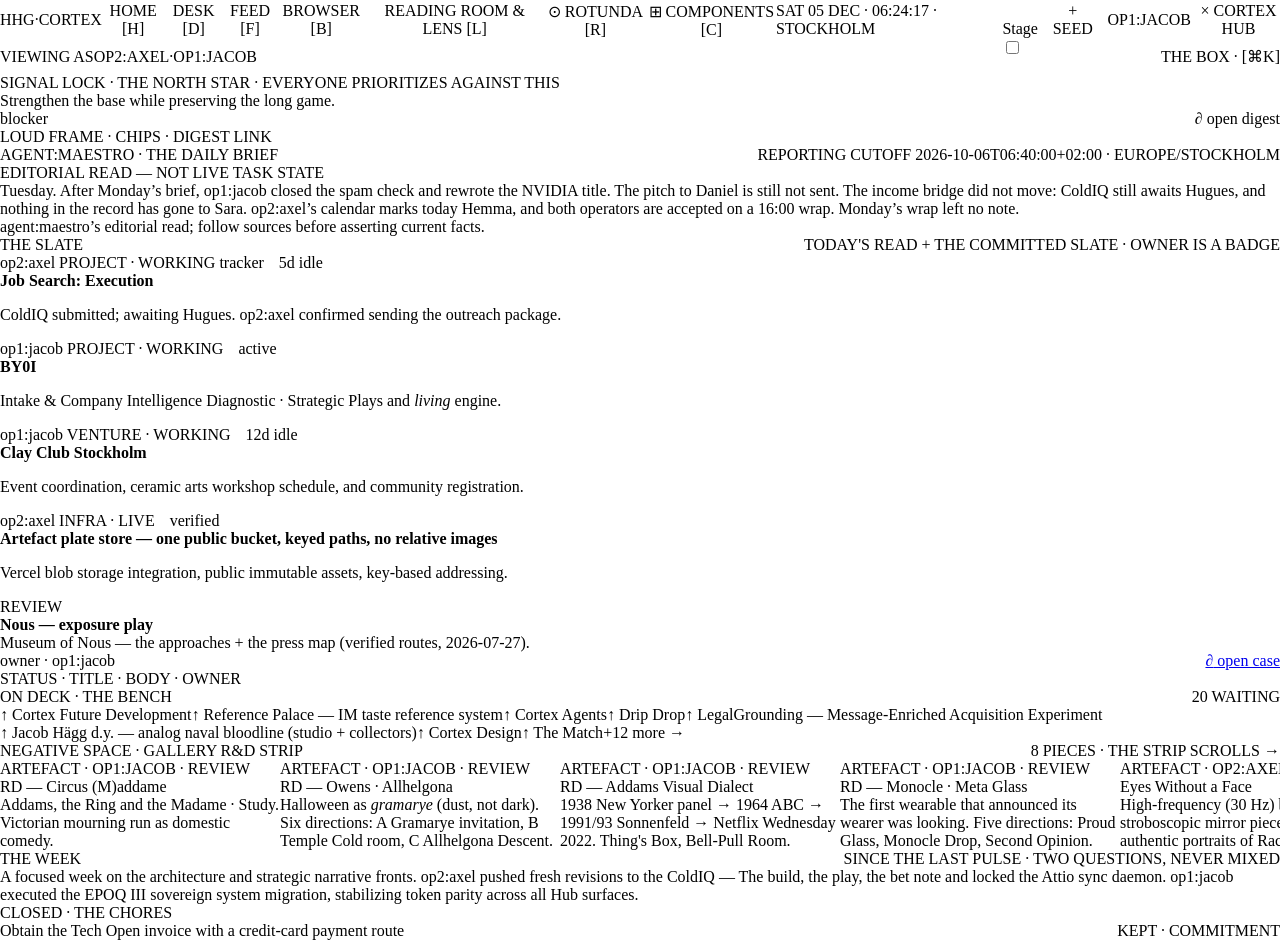
<file: index.html>
<!DOCTYPE html>
<html lang="en">
<head>
<meta charset="utf-8">
<meta name="viewport" content="width=device-width, initial-scale=1">
<title>HHG CORTEX HUB — Sovereign EPOQ III Replicate</title>
<link rel="preconnect" href="https://fonts.googleapis.com">
<link rel="preconnect" href="https://fonts.gstatic.com" crossorigin>
<link href="https://fonts.googleapis.com/css2?family=Red+Hat+Mono:wght@400&family=Scheherazade+New:wght@400&display=swap" rel="stylesheet">
<link rel="stylesheet" href="https://www.intelligencematters.se/epoq/styles.css">
<style>
/* ══════════════════════════════════════════════════════════════════════
   HHG HUB × EPOQ III SOVEREIGN REPLICATE
   Faithful visual replicate of live hub.haegghaegg.se under EPOQ III Canon.
   Consumes ONLY lawful EPOQ III tokens: no arbitrary hex, 400 weight only.
   ══════════════════════════════════════════════════════════════════════ */
body {
  margin: 0;
  padding: 0;
  background: var(--paper);
  color: var(--ink);
  font-family: var(--font-serif);
  font-synthesis: none;
  min-height: 100vh;
  display: flex;
  flex-direction: column;
}

/* ── TOP CHROME NAVIGATION (2-ROW SOVEREIGN ARCHITECTURE) ──────────── */
.hub-chrome {
  border-bottom: var(--hairline) solid var(--line-box);
  background: var(--paper);
  position: sticky;
  top: 0;
  z-index: 100;
  display: flex;
  flex-direction: column;
}
.hub-chrome-row1 {
  display: flex;
  align-items: center;
  height: 40px; /* canon-lint:allow — E19: chrome row height */
  padding: 0 var(--s-3);
  border-bottom: var(--hairline) solid var(--line-quiet);
  background: var(--paper);
  gap: var(--s-2);
}

.hub-chrome-row2 {
  background: var(--paper);
  font-family: var(--font-mono);
  font-size: var(--fz-mono-6);
  letter-spacing: var(--track-code);
  text-transform: uppercase;
  height: 34px; /* canon-lint:allow — E19: subbar height */
  display: flex;
  align-items: center;
}

.hub-chrome-subbar {
  display: none;
  align-items: center;
  justify-content: space-between;
  padding: 0 var(--s-3);
  width: 100%;
  box-sizing: border-box;
}
.hub-chrome-subbar.active {
  display: flex;
}
.hub-chrome-subbar a {
  color: var(--ink-60);
  text-decoration: none;
}
.hub-chrome-subbar a.active {
  color: var(--signal-go);
  border-bottom: var(--hairline) solid var(--signal-go);
}
.hub-subbar-left {
  display: flex;
  align-items: center;
  gap: var(--s-2);
}
.hub-subbar-right {
  display: flex;
  align-items: center;
  gap: var(--s-2);
}
.hub-subbar-btn {
  font-family: var(--font-mono);
  font-size: var(--fz-mono-6);
  letter-spacing: var(--track-code);
  text-transform: uppercase;
  padding: 3px var(--s-1); /* canon-lint:allow — E15: subbar button pad */
  border: var(--hairline) solid var(--line-box);
  border-radius: var(--radius-print); /* ZERO CURVATURE: Law 01 */
  background: var(--paper);
  cursor: pointer;
  color: var(--ink);
  line-height: 1;
  display: inline-flex;
  align-items: center;
  gap: var(--s-1);
}
.hub-subbar-btn:hover {
  border-color: var(--ink);
}
.hub-subbar-btn.active {
  border-color: var(--ink);
  background: var(--paper);
  color: var(--ink);
}

/* ── HUD QUICK SEED DRAWER ─────────────────────────────────────────── */
.hub-drawer-bar {
  display: none;
  width: 100%;
  border-bottom: var(--hairline) solid var(--line-box);
  background: var(--paper);
  padding: var(--s-1) var(--s-2);
  box-sizing: border-box;
  align-items: center;
  gap: var(--s-2);
  font-family: var(--font-mono);
  font-size: var(--fz-mono-6);
  letter-spacing: var(--track-code);
  text-transform: uppercase;
}
.hub-drawer-bar.open {
  display: flex;
}
.hub-drawer-input {
  flex: 1;
  background: var(--paper);
  border: var(--hairline) solid var(--line-box);
  border-radius: var(--radius-print);
  color: var(--ink);
  font-family: var(--font-mono);
  font-size: var(--fz-mono-6);
  padding: 4px var(--s-1); /* canon-lint:allow — E15: input pad */
  box-sizing: border-box;
}
.hub-drawer-input:focus {
  outline: none;
  border-color: var(--ink);
}

/* ── HUD MODALS (FLAT, ZERO-BLUR, 1-BIT MECHANICAL) ────────────────── */
.hub-hud-modal {
  display: none;
  position: fixed;
  inset: 0;
  z-index: 999;
  background: color-mix(in srgb, var(--ink) 45%, transparent);
  align-items: flex-start;
  justify-content: center;
  padding-top: 10vh;
  box-sizing: border-box;
}
.hub-hud-modal.open {
  display: flex;
}
.hub-modal-card {
  background: var(--paper);
  border: var(--hairline) solid var(--line-box);
  width: min(var(--col-2), calc(100% - var(--s-5)));
  max-height: 75vh;
  display: flex;
  flex-direction: column;
  box-sizing: border-box;
}
.hub-modal-head {
  display: flex;
  align-items: center;
  justify-content: space-between;
  padding: var(--s-1) var(--s-2);
  border-bottom: var(--hairline) solid var(--line-box);
  font-family: var(--font-mono);
  font-size: var(--fz-mono-6);
  letter-spacing: var(--track-code);
  text-transform: uppercase;
}
.hub-modal-body {
  padding: var(--s-2);
  overflow-y: auto;
  font-family: var(--font-mono);
  font-size: var(--fz-mono-6);
  line-height: 1.5;
}

/* ── TELEMETRY STATUS PILL (FIX FOR OVERLAPPING 134/134 GREEN) ────── */
.hub-status-pill {
  display: inline-flex;
  align-items: center;
  gap: var(--s-1);
  padding: 3px var(--s-1); /* canon-lint:allow — E15: status pill vertical micro-pad */
  border: var(--hairline) solid var(--signal-go);
  background: var(--paper);
  color: var(--ink);
  font-family: var(--font-mono);
  font-size: var(--fz-mono-6);
  letter-spacing: var(--track-code);
  text-transform: uppercase;
  line-height: 1;
  white-space: nowrap;
}
.hub-status-pill .pix-dot {
  flex-shrink: 0;
  margin: 0;
}
.hub-tag-live {
  background: var(--ink);
  color: var(--paper);
  padding: 2px var(--s-1); /* canon-lint:allow — E15: cli badge pad */
  font-family: var(--font-mono);
  font-size: var(--fz-mono-6);
  letter-spacing: var(--track-code);
  text-transform: uppercase;
  line-height: 1;
}
/* ── 1-BIT SQUARE TELEMETRY INDICATOR (LAW 01: ZERO CURVATURE) ────── */
.hub-pdot,
.pix-dot {
  width: 7px; /* canon-lint:allow — E19: 1-bit square indicator */
  height: 7px; /* canon-lint:allow — E19: 1-bit square indicator */
  border-radius: var(--radius-print); /* ZERO CURVATURE: Law 01 */
  display: inline-block;
  flex: none;
  background: var(--hum);
}
.hub-pdot.live,
.pix-dot.live {
  background: var(--signal-go);
}
.pix-dot.idle {
  background: var(--ink-40);
}
.pix-dot.done {
  background: var(--graphite);
}

/* ── TELEMETRY DISCIPLINE: PURE STATUS FACTS (ZERO STEPPED GAUGES) ── */

/* ── CLI TERMINAL CURSOR ────────────────────────────────────────────── */
.hub-cli-cursor {
  display: inline-block;
  width: 6px; /* canon-lint:allow — E19 */
  height: 12px; /* canon-lint:allow — E19 */
  background: var(--ink);
  vertical-align: middle;
  margin-left: 2px; /* canon-lint:allow — E15 */
  animation: hub-cli-cursor-blink 1.06s infinite steps(1); /* canon-lint:allow — E6 */
}
@keyframes hub-cli-cursor-blink {
  0%, 49% { opacity: 1; }
  50%, 100% { opacity: 0; }
}

/* ── GRAPH EDGE PULSE (BROWSER MESH) ────────────────────────────────── */
@keyframes hub-graph-edge-pulse {
  0%, 100% { stroke-opacity: 1; }
  50% { stroke-opacity: 0.35; }
}
.hub-logo {
  font-family: var(--font-mono);
  font-size: var(--fz-mono-6);
  letter-spacing: var(--track-caps);
  text-transform: uppercase;
  color: var(--ink);
  text-decoration: none;
  margin-right: var(--s-2);
}
.hub-logo .dot {
  color: var(--signal-go);
}
.hub-nav-items {
  display: flex;
  align-items: center;
  gap: var(--s-1);
}
.hub-tab-btn {
  font-family: var(--font-mono);
  font-size: var(--fz-mono-6);
  letter-spacing: var(--track-code);
  text-transform: uppercase;
  padding: 4px var(--s-2); /* canon-lint:allow — E15: nav button vertical micro-pad */
  border: var(--hairline) solid transparent;
  border-radius: var(--radius-print); /* ZERO CURVATURE: Law 01 */
  background: none;
  cursor: pointer;
  color: var(--ink-60);
  transition: color 0.15s ease, border-color 0.15s ease;
}
.hub-tab-btn:hover {
  color: var(--ink);
}
.hub-tab-btn.active {
  border-color: var(--ink);
  color: var(--ink);
  background: var(--paper);
}
.hub-tab-btn:disabled {
  opacity: 0.35;
  cursor: not-allowed;
}

.hub-clock {
  margin-left: auto;
  font-family: var(--font-mono);
  font-size: var(--fz-mono-6);
  letter-spacing: var(--track-code);
  color: var(--ink-60);
  text-transform: uppercase;
}
.hub-seed-btn {
  font-family: var(--font-mono);
  font-size: var(--fz-mono-6);
  letter-spacing: var(--track-code);
  text-transform: uppercase;
  padding: 4px var(--s-2); /* canon-lint:allow — E15: chrome button micro-pad */
  border: var(--hairline) solid var(--line-box);
  border-radius: var(--radius-print); /* ZERO CURVATURE: Law 01 */
  background: var(--paper);
  cursor: pointer;
  color: var(--ink);
}
.hub-seed-btn:hover {
  border-color: var(--ink);
}
.hub-presence {
  display: inline-flex;
  align-items: center;
  gap: 6px; /* canon-lint:allow — E15: dot gap */
  font-family: var(--font-mono);
  font-size: var(--fz-mono-6);
  letter-spacing: var(--track-code);
  text-transform: uppercase;
  padding: 4px var(--s-2); /* canon-lint:allow — E15: presence badge pad */
  border: var(--hairline) solid var(--line-box);
  border-radius: var(--radius-print); /* ZERO CURVATURE: Law 01 */
  background: var(--paper);
}
.hub-pdot {
  width: 6px; /* canon-lint:allow — E19: indicator dot */
  height: 6px; /* canon-lint:allow — E19: indicator dot */
  border-radius: var(--radius-print); /* ZERO CURVATURE: 1-bit square */
  background: var(--signal-go);
}

/* ── ROOM CANVAS STAGE ─────────────────────────────────────────────── */
.hub-room {
  display: none;
  width: 100%;
  max-width: var(--content);
  margin: 0 auto;
  padding: var(--s-4) var(--gutter);
  box-sizing: border-box;
}
.hub-room.active {
  display: block;
}
/* Workstation rooms (The Floor / Feed and Reading Room) utilize edge-to-edge space */
#room-feed.hub-room,
#room-reading.hub-room {
  max-width: 100%;
  width: 100%;
  margin: 0;
  padding: 0;
}

/* ── SUB-OPBAR ─────────────────────────────────────────────────────── */
.hub-subbar {
  display: flex;
  justify-content: space-between;
  align-items: baseline;
  margin-bottom: var(--s-3);
  font-family: var(--font-mono);
  font-size: var(--fz-mono-6);
  letter-spacing: var(--track-code);
  text-transform: uppercase;
}
.hub-subbar a {
  color: var(--ink-60);
  text-decoration: none;
}
.hub-subbar a.active {
  color: var(--signal-go);
  border-bottom: var(--hairline) solid var(--signal-go);
}
.hub-box-summon {
  border: var(--hairline) solid var(--line-box);
  border-radius: var(--radius-print); /* ZERO CURVATURE: Law 01 */
  padding: 2px var(--s-1); /* canon-lint:allow — E15: box badge pad */
  text-decoration: none;
  color: var(--ink);
}

/* ── HOME ROOM SPECIFICS ───────────────────────────────────────────── */
.home-container {
  max-width: var(--col-2);
  margin: 0 auto;
}
.home-signal {
  border: var(--hairline) solid var(--line-box);
  background: var(--paper);
  padding: var(--s-3);
  margin-bottom: var(--s-4);
}
.home-signal-top {
  font-family: var(--font-mono);
  font-size: var(--fz-mono-6);
  letter-spacing: var(--track-code);
  text-transform: uppercase;
  color: var(--grey-51);
  margin-bottom: var(--s-2);
}
.home-signal-quote {
  margin: 0;
  font-size: var(--fz-heading-2);
  line-height: var(--lh-heading-2);
  color: var(--ink);
  font-style: normal;
}

/* ── 200_ROWS CANONICAL 4 ARCHETYPES (JACOB 2026-10-07 CANON) ─────── */
.hub-pres {
  background: var(--paper);
  border: var(--hairline) solid var(--line-box);
  padding: var(--s-2);
}
.hub-pres-top {
  display: flex;
  align-items: center;
  justify-content: space-between;
  gap: var(--s-1);
}
.hub-pres-ch {
  font-family: var(--font-mono);
  font-size: var(--fz-mono-6);
  letter-spacing: var(--track-code);
  color: var(--ink);
}
.hub-pres-focus {
  margin: var(--s-1) 0 0;
  font-size: var(--fz-body-1);
  line-height: var(--lh-body-1);
  color: var(--ink);
}
.hub-entity {
  background: var(--paper);
  border: var(--hairline) solid var(--line-box);
  padding: var(--s-3);
  display: flex;
  flex-direction: column;
  gap: var(--s-1);
}
.hub-entity-st {
  font-family: var(--font-mono);
  font-size: var(--fz-mono-6);
  letter-spacing: var(--track-caps);
  text-transform: uppercase;
  color: var(--grey-51);
}
.hub-entity-title {
  margin: 0;
  font-family: var(--font-serif);
  font-size: var(--fz-heading-3);
  line-height: var(--lh-heading-3);
  color: var(--ink);
}
.hub-entity-body {
  margin: 0;
  font-size: var(--fz-body-1);
  line-height: var(--lh-body-1);
  color: var(--ink);
}
.hub-entity-foot {
  margin-top: var(--s-1);
  font-family: var(--font-mono);
  font-size: var(--fz-mono-6);
  letter-spacing: var(--track-code);
  color: var(--ink-60);
}
.hub-comment {
  border-left: 2px solid var(--ink); /* canon-lint:allow — E10: hub comment accent rule */
  padding: var(--s-2) var(--s-2) var(--s-2) var(--s-3);
  background: var(--paper);
}
.hub-comment-anchor {
  font-family: var(--font-mono);
  font-size: var(--fz-mono-6);
  letter-spacing: var(--track-code);
  color: var(--ink-60);
  margin-bottom: var(--s-1);
}
.hub-comment-body {
  margin: 0 0 var(--s-2) 0;
  font-size: var(--fz-body-1);
  line-height: var(--lh-body-1);
  color: var(--ink);
}
.hub-comment-verdict {
  display: flex;
  gap: var(--s-1);
  flex-wrap: wrap;
}
.hub-lock-band {
  border: var(--hairline) solid var(--line-box);
  background: var(--paper);
  padding: var(--s-3);
}
.hub-lock-band-msg {
  margin: 0 0 var(--s-3) 0;
  font-family: var(--font-serif);
  font-size: var(--fz-heading-2);
  line-height: var(--lh-heading-2);
  color: var(--ink);
}
.hub-lock-band-row {
  display: flex;
  flex-wrap: wrap;
  gap: var(--s-2);
  align-items: center;
  justify-content: space-between;
}
.hub-atom-spec {
  font-family: var(--font-mono);
  font-size: var(--fz-mono-6);
  letter-spacing: var(--track-code);
  text-transform: uppercase;
  color: var(--ink-60);
}
.home-brief {
  border-top: var(--hairline) solid var(--line-box);
  border-bottom: none;
  padding: var(--s-3) 0;
  margin-bottom: var(--s-4);
}
.home-brief-top {
  display: flex;
  justify-content: space-between;
  align-items: baseline;
  font-family: var(--font-mono);
  font-size: var(--fz-mono-6);
  letter-spacing: var(--track-code);
  text-transform: uppercase;
  color: var(--ink-60);
  margin-bottom: var(--s-2);
}
.home-brief-tag {
  font-family: var(--font-mono);
  font-size: var(--fz-mono-6);
  letter-spacing: var(--track-code);
  text-transform: uppercase;
  color: var(--ink-60);
  margin-bottom: var(--s-1);
}
.home-brief-txt {
  margin: 0 0 var(--s-2) 0;
  font-size: var(--fz-body-1);
  line-height: var(--lh-body-1);
  color: var(--ink);
}
.home-brief-meta {
  font-family: var(--font-mono);
  font-size: var(--fz-mono-6);
  letter-spacing: var(--track-code);
  color: var(--ink-60);
}
.home-gallery-scroll {
  display: flex;
  gap: var(--s-3);
  overflow-x: auto;
  padding-bottom: var(--s-2);
  margin-bottom: var(--s-4);
}
.home-gallery-tile {
  min-width: 260px; /* canon-lint:allow — E19: gallery card width */
  max-width: 280px; /* canon-lint:allow — E19: gallery card width */
  flex-shrink: 0;
  border: var(--hairline) solid var(--line-box);
  padding: var(--s-2) var(--s-3);
  background: var(--paper);
  display: flex;
  flex-direction: column;
  gap: var(--s-1);
}
.home-gallery-meta {
  font-family: var(--font-mono);
  font-size: var(--fz-mono-6);
  letter-spacing: var(--track-code);
  text-transform: uppercase;
  color: var(--ink-60);
}
.home-gallery-name {
  font-size: var(--fz-heading-3);
  line-height: var(--lh-heading-3);
  color: var(--ink);
}
.home-gallery-desc {
  margin: 0;
  font-size: var(--fz-mono-6);
  line-height: var(--lh-body-1);
  color: var(--ink-60);
}
.home-week-note {
  font-size: var(--fz-body-1);
  line-height: var(--lh-body-1);
  color: var(--ink);
  margin-bottom: var(--s-3);
  border-top: var(--hairline) solid var(--line-box);
  padding-top: var(--s-2);
}
.home-chores-top {
  font-family: var(--font-mono);
  font-size: var(--fz-mono-6);
  letter-spacing: var(--track-code);
  text-transform: uppercase;
  color: var(--ink-60);
  margin-bottom: var(--s-1);
}
.home-chore-item {
  display: flex;
  justify-content: space-between;
  align-items: baseline;
  border-top: var(--hairline) solid var(--line-quiet);
  padding: var(--s-2) 0;
  font-size: var(--fz-body-1);
  line-height: var(--lh-body-1);
}

/* ── DESK ROOM SPECIFICS ───────────────────────────────────────────── */
.desk-container {
  max-width: var(--col-2);
  margin: 0 auto;
}
.desk-section-head {
  display: flex;
  justify-content: space-between;
  align-items: baseline;
  border-bottom: none;
  padding-bottom: 0;
  margin-top: var(--s-4);
  margin-bottom: var(--s-2);
  font-family: var(--font-mono);
  font-size: var(--fz-mono-6);
  letter-spacing: var(--track-code);
  text-transform: uppercase;
  color: var(--ink-60);
}
.desk-bench-chips {
  display: flex;
  flex-wrap: wrap;
  gap: var(--s-1);
  margin-top: var(--s-2);
  border-top: var(--hairline) solid var(--line-box);
  padding-top: var(--s-2);
}
.desk-claim {
  border-top: var(--hairline) solid var(--line-quiet);
  padding: var(--s-2) 0;
  display: flex;
  flex-direction: column;
  gap: var(--s-1);
}
.desk-claim-top {
  display: flex;
  justify-content: space-between;
  align-items: baseline;
  font-family: var(--font-mono);
  font-size: var(--fz-mono-6);
  letter-spacing: var(--track-code);
  text-transform: uppercase;
}
.desk-claim-title {
  font-size: var(--fz-body-1);
  line-height: var(--lh-body-1);
  color: var(--ink);
}
.desk-claim-ctx {
  font-family: var(--font-mono);
  font-size: var(--fz-mono-6);
  letter-spacing: var(--track-code);
  color: var(--ink-60);
}

/* ── FEED ROOM SPECIFICS ───────────────────────────────────────────── */
.feed-layout {
  display: grid;
  grid-template-columns: 320px 1fr; /* canon-lint:allow — E19: feed workstation drawer */
  min-height: calc(100vh - 74px); /* canon-lint:allow — E19: workstation viewport height */
  gap: 0;
  width: 100%;
  align-items: stretch;
}
.feed-drawer {
  border-right: var(--hairline) solid var(--line-box);
  background: var(--paper);
  padding: var(--s-3);
  display: flex;
  flex-direction: column;
  gap: var(--s-3);
  box-sizing: border-box;
}
.feed-stage {
  padding: var(--s-3) var(--s-4);
  background: var(--paper);
  min-width: 0;
  box-sizing: border-box;
}
.feed-header {
  display: flex;
  justify-content: space-between;
  align-items: baseline;
  border-bottom: var(--hairline) solid var(--line-box);
  padding-bottom: var(--s-2);
  margin-bottom: var(--s-3);
}
.feed-header h1 {
  margin: 0;
  font-size: var(--fz-page-title);
  line-height: var(--lh-page-title);
}
.feed-toggle {
  font-family: var(--font-mono);
  font-size: var(--fz-mono-6);
  letter-spacing: var(--track-code);
  text-transform: uppercase;
  display: flex;
  gap: var(--s-2);
}
/* ── THE FLOOR CLI INSTRUMENTS (005_CLI CANON) ─────────────────────── */
.cli-statusbar {
  display: flex;
  align-items: stretch;
  width: 100%;
  overflow-x: auto;
  max-width: 100%;
  min-width: 0;
  font-family: var(--font-mono);
  font-size: var(--fz-mono-6);
  line-height: var(--lh-mono-6);
  letter-spacing: var(--track-code);
  background: var(--paper);
  color: var(--ink);
  border: var(--hairline) solid var(--line-box);
  margin-bottom: var(--s-3);
}
.cli-statusbar .seg {
  padding: var(--s-1) var(--s-2);
  display: flex;
  align-items: center;
  gap: var(--s-1);
  border-right: var(--hairline) solid var(--line-box);
  white-space: nowrap;
  flex: none;
}
.cli-statusbar .seg--clock {
  margin-left: auto;
  border-right: 0;
  color: var(--ink-60);
}
.cli-statusbar .seg--mode {
  background: var(--ink);
  color: var(--paper);
}
.cli-repl-box {
  border: var(--hairline) solid var(--line-box);
  background: var(--paper);
  padding: var(--s-2) var(--s-3);
  margin-bottom: var(--s-4);
}
.cli-log {
  display: flex;
  flex-direction: column;
  gap: 2px; /* canon-lint:allow — E15 */
  overflow-x: auto;
  max-width: 100%;
  font-family: var(--font-mono);
  font-size: var(--fz-mono-6);
  line-height: 1.5;
  letter-spacing: var(--track-code);
  background: var(--paper);
  color: var(--ink);
  padding: var(--s-2);
  border: var(--hairline) solid var(--line-quiet);
}
.cli-log-row {
  display: flex;
  gap: var(--s-2);
  align-items: baseline;
  white-space: nowrap;
}
.cli-log-row.is-ok .cli-log-lv { color: var(--signal-go); }
.cli-log-row.is-info .cli-log-lv { color: var(--ink-60); }
.cli-log-row.is-warn .cli-log-lv { color: var(--signal-attn); }
.cli-log-row.is-err .cli-log-lv { color: var(--signal-attn); }
.cli-log-msg { color: var(--ink-60); }
.feed-grid {
  display: grid;
  grid-template-columns: repeat(2, 1fr);
  gap: var(--gutter);
  margin-bottom: var(--s-4);
}
.container-tile .hub-card:first-child {
  border-top: none;
  padding-top: 0;
}
.container-tile .hub-card {
  border-top: var(--hairline) solid var(--line-quiet);
}
.container-tile .hub-list-row:last-child {
  border-bottom: none;
}
.feed-ping-box {
  border: var(--hairline) solid var(--line-box);
  background: var(--paper);
  padding: var(--s-2) var(--s-3);
  margin-bottom: var(--s-4);
  display: flex;
  justify-content: space-between;
  align-items: center;
}
.feed-stream-table {
  width: 100%;
  display: flex;
  flex-direction: column;
  border-top: var(--hairline) solid var(--line-box);
}
.stream-row {
  display: grid;
  grid-template-columns: var(--s-5) calc(var(--s-5) * 2) 1fr max-content;
  gap: var(--s-2);
  padding: var(--s-1) 0;
  border-bottom: var(--hairline) solid var(--line-quiet);
  align-items: baseline;
  font-size: var(--fz-body-1);
}
.stream-ts {
  font-family: var(--font-mono);
  font-size: var(--fz-mono-6);
  letter-spacing: var(--track-code);
  color: var(--ink-60);
}
.stream-actor {
  font-family: var(--font-mono);
  font-size: var(--fz-mono-6);
  letter-spacing: var(--track-code);
  text-transform: uppercase;
  color: var(--ink);
}
.stream-action {
  color: var(--ink);
}
.stream-ctx {
  font-family: var(--font-mono);
  font-size: var(--fz-mono-6);
  letter-spacing: var(--track-code);
  color: var(--signal-go);
  text-transform: uppercase;
}

/* ── BROWSER ROOM SPECIFICS ────────────────────────────────────────── */
.browser-shell {
  display: grid;
  grid-template-columns: 240px 1fr; /* canon-lint:allow — E19: browser sidebar width */
  gap: var(--gutter);
  align-items: start;
}
.browser-rail-sec {
  margin-bottom: var(--s-3);
}
.browser-rail-title {
  font-family: var(--font-mono);
  font-size: var(--fz-mono-6);
  letter-spacing: var(--track-code);
  text-transform: uppercase;
  color: var(--ink-60);
  border-bottom: none;
  border-top: var(--hairline) solid var(--line-quiet);
  padding-top: var(--s-2);
  margin-bottom: var(--s-1);
}
.browser-rail-sec:first-of-type .browser-rail-title {
  border-top: none;
  padding-top: 0;
}
.browser-nav-link {
  display: flex;
  justify-content: space-between;
  font-family: var(--font-mono);
  font-size: var(--fz-mono-6);
  letter-spacing: var(--track-code);
  padding: 4px 0; /* canon-lint:allow — E15: rail item pad */
  color: var(--ink);
  text-decoration: none;
}
.browser-nav-link:hover {
  color: var(--signal-go);
}
.doors-grid {
  display: grid;
  grid-template-columns: repeat(6, 1fr);
  gap: var(--s-1);
  margin-top: var(--s-2);
  border-top: var(--hairline) solid var(--line-box);
  padding-top: var(--s-2);
}
.door-card {
  border: var(--hairline) solid var(--line-box);
  padding: var(--s-2);
  text-align: center;
  background: var(--paper);
}
.door-card .num {
  font-size: var(--fz-page-title);
  line-height: 1;
}
.door-card .label {
  font-family: var(--font-mono);
  font-size: var(--fz-mono-6);
  letter-spacing: var(--track-code);
  text-transform: uppercase;
  color: var(--ink-60);
  margin-top: var(--s-1);
}

/* ── READING ROOM + LENS SPECIFICS ─────────────────────────────────── */
.reading-layout {
  display: grid;
  grid-template-columns: 240px 1fr 360px; /* canon-lint:allow — E19: tripartite reading workstation */
  gap: 0;
  align-items: stretch;
  min-height: calc(100vh - 74px); /* canon-lint:allow — E19: workstation viewport height */
  width: 100%;
}
.reading-layout.mode-full {
  grid-template-columns: 1fr;
}
.reading-layout.mode-full .marginalia-rail,
.reading-layout.mode-full .lens-panel {
  display: none;
}
.reading-layout.mode-full .reading-sheet {
  max-width: var(--col-2);
  margin: 0 auto;
  width: 100%;
}
.reading-layout.mode-lens {
  grid-template-columns: 1fr 360px; /* canon-lint:allow — E19: reading sheet + lens */
}
.reading-layout.mode-lens .marginalia-rail {
  display: none;
}
.reading-layout.mode-lens .reading-sheet {
  max-width: 100%;
}
.reading-layout.mode-marginalia {
  grid-template-columns: 240px 1fr; /* canon-lint:allow — E19: marginalia + reading sheet */
}
.reading-layout.mode-marginalia .lens-panel {
  display: none;
}
.reading-layout.mode-marginalia .reading-sheet {
  max-width: 100%;
}
.marginalia-rail {
  border-right: var(--hairline) solid var(--line-box);
  padding: var(--s-3);
  font-family: var(--font-mono);
  font-size: var(--fz-mono-6);
  letter-spacing: var(--track-code);
  text-transform: uppercase;
  color: var(--ink-60);
  display: flex;
  flex-direction: column;
  gap: var(--s-2);
  background: var(--paper);
  box-sizing: border-box;
}
.reading-sheet {
  background: var(--paper);
  border: none;
  padding: var(--s-4) var(--s-5);
  box-shadow: none; /* ZERO SHADOW LAW — no halos */
  max-width: 100%;
  box-sizing: border-box;
  min-height: 100%;
}
.hub-telemetry-table {
  width: 100%;
  border-collapse: collapse;
  font-family: var(--font-mono);
  font-size: var(--fz-mono-6);
  letter-spacing: var(--track-code);
}
.hub-telemetry-table th {
  text-align: left;
  padding: var(--s-1) var(--s-2);
  border-bottom: var(--hairline) solid var(--line-box);
  color: var(--ink-60);
  text-transform: uppercase;
}
.hub-telemetry-table td {
  padding: var(--s-1) var(--s-2);
  border-bottom: var(--hairline) solid var(--line-quiet);
  color: var(--ink);
  vertical-align: baseline;
}
.hub-telemetry-table tr:last-child td {
  border-bottom: none;
}
.lens-panel {
  border-left: var(--hairline) solid var(--line-box);
  border-top: none;
  border-right: none;
  border-bottom: none;
  background: var(--paper);
  padding: var(--s-3);
  display: flex;
  flex-direction: column;
  gap: var(--s-2);
  box-sizing: border-box;
}
.lens-head {
  display: flex;
  justify-content: space-between;
  align-items: baseline;
  font-family: var(--font-mono);
  font-size: var(--fz-mono-6);
  letter-spacing: var(--track-code);
  text-transform: uppercase;
  border-bottom: var(--hairline) solid var(--line-quiet);
  padding-bottom: var(--s-1);
}
.lens-cli-header {
  font-family: var(--font-mono);
  font-size: var(--fz-mono-6);
  letter-spacing: var(--track-code);
  display: flex;
  align-items: center;
  gap: var(--s-1);
  margin-bottom: var(--s-1);
}
.lens-receipt-cell {
  background: var(--paper);
  border: var(--hairline) solid var(--line-quiet);
  padding: var(--s-2);
  display: flex;
  flex-direction: column;
  gap: 4px; /* canon-lint:allow — E15: receipt log line gap */
  font-family: var(--font-mono);
  font-size: var(--fz-mono-6);
  line-height: 1.4;
}
.lens-receipt-line {
  display: flex;
  gap: var(--s-1);
  align-items: baseline;
  color: var(--ink);
  white-space: nowrap;
  overflow: hidden;
  text-overflow: ellipsis;
}

/* ── RITUAL STAMP RING ─────────────────────────────────────────────── */
.rt-armable {
  position: relative;
  display: inline-block;
  cursor: pointer;
  user-select: none;
  touch-action: none;
  width: var(--s-5);
  height: var(--s-5);
  border-radius: var(--radius-print); /* ZERO CURVATURE: 1-bit square */
  border: var(--hairline) solid var(--line-box);
  display: flex;
  align-items: center;
  justify-content: center;
  font-family: var(--font-mono);
  font-size: var(--fz-mono-6);
  letter-spacing: var(--track-caps);
  text-transform: uppercase;
  background: var(--paper);
  transition: background-color 0.15s ease, color 0.15s ease;
  margin: var(--s-2) auto;
}
.rt-armable:active {
  transform: scale(0.97);
}
.rt-ring {
  position: absolute;
  inset: -6px; /* canon-lint:allow — E19: instrument ring geometry */
  width: calc(100% + 12px); /* canon-lint:allow — E19: instrument ring geometry */
  height: calc(100% + 12px); /* canon-lint:allow — E19: instrument ring geometry */
  transform: rotate(-90deg);
  pointer-events: none;
}
.rt-ring circle {
  fill: none;
  stroke-width: 2.5;
}
.rt-ring-track {
  stroke: var(--ink-12);
}
.rt-ring-fill {
  stroke: var(--signal-attn);
  stroke-dasharray: 289;
  stroke-dashoffset: 289;
}
.rt-armable.arming .rt-ring-fill {
  transition: stroke-dashoffset 3.2s linear; /* canon-lint:allow — E6: 3.2s held stamp ritual */
  stroke-dashoffset: 0;
}
.rt-armable.pressed {
  border-color: var(--signal-go);
  background: var(--ink);
  color: var(--paper);
}
.rt-armable.pressed .rt-ring-fill {
  stroke: var(--signal-go);
  stroke-dashoffset: 0;
}
</style>
<!-- stage-ground:begin --><script id="stage-ground-boot">(function(){var r=document.documentElement,g;try{g=localStorage.getItem('epoq.ground')}catch(e){}if(g!=='stage'&&g!=='paper')g=window.matchMedia&&matchMedia('(prefers-color-scheme: dark)').matches?'stage':'paper';r.setAttribute('data-ground',g)})();</script><style id="stage-ground">
/* THE STAGE: a dark ground on the Glass Stage v2 reading (github.com/lepetittruffier/glass-stage).
   Every value is a canon token, mapped by role: the paper becomes the glass stage, the ink the paper's
   white; field paper-62, ghost and rules grey-51, quiet lines graphite; a faint tint falls to the ground;
   the flag takes signal-go, the locator hum; what enters, and the caret, take signal-live, the one live
   thing. Glass turns to black glass at the same strength. The paper values are captured on :root so the
   stage can read what it replaces; the canon's own dark parts (graphite pills, the CLI stage) keep the
   paper values they were drawn with. The toggle is the canon's own switch. */
:root { --stage-paper: var(--paper); --stage-ink: var(--ink); --stage-ink-60: var(--ink-60); --stage-ink-50: var(--ink-50); --stage-ink-40: var(--ink-40); --stage-ink-20: var(--ink-20); --stage-ink-12: var(--ink-12); --stage-ink-03: var(--ink-03); --stage-line-structural: var(--line-structural); --stage-line-box: var(--line-box); --stage-line-quiet: var(--line-quiet); --stage-signal-attn: var(--signal-attn); --stage-novel: var(--novel); --stage-dusk: var(--dusk); --stage-graphite: var(--graphite); --stage-glass-tint: var(--glass-tint); --stage-paper-62: var(--paper-62); --stage-paper-70: var(--paper-70); --stage-paper-82: var(--paper-82); --stage-paper-90: var(--paper-90); }
html[data-ground="stage"] { background: var(--glass-stage); color-scheme: dark; }
html[data-ground="stage"] body {
  --paper: var(--glass-stage);
  --ink: var(--stage-paper);
  --ink-60: var(--stage-paper-62);
  --ink-50: var(--stage-paper-62);
  --ink-40: var(--grey-51);
  --ink-20: var(--stage-graphite);
  --ink-12: var(--stage-graphite);
  --ink-03: var(--glass-stage);
  --line-structural: var(--stage-paper-62);
  --line-box: var(--grey-51);
  --line-quiet: var(--stage-graphite);
  --signal-attn: var(--signal-go);
  --novel: var(--signal-live);
  --dusk: var(--hum);
  --graphite: var(--stage-paper-90);
  --glass-tint: var(--stage-ink-40);
  --paper-62: var(--stage-line-box);
  --paper-70: color-mix(in srgb, var(--glass-stage) 70%, transparent);
  --paper-82: color-mix(in srgb, var(--glass-stage) 82%, transparent);
  --paper-90: color-mix(in srgb, var(--glass-stage) 90%, transparent);
  caret-color: var(--signal-live);
}
html[data-ground="stage"] :where(.ctl-pill.ghost, .hub-mo-btn-row.is-live .ctl-btn.is-press-demo:not(.primary), #hub .ctl-chip.active, .hub-page .ctl-chip.active, .hub-spec-demo .ctl-chip.active, .hub-shell .ctl-chip.active, #hub .ctl-btn.primary, .hub-page .ctl-btn.primary, .hub-spec-demo .ctl-btn.primary, .hub-shell .ctl-btn.primary, #hub .ctl-btn:active:not(:disabled), .hub-page .ctl-btn:active:not(:disabled), .hub-spec-demo .ctl-btn:active:not(:disabled), .hub-shell .ctl-btn:active:not(:disabled), #controls .ctl-btn.primary, #controls .ctl-btn:active:not(:disabled), #controls .ctl-chip.active, .hub-glass-stage-field, .hub-graph-presence, .hub-graph-lane, .cli-stage--repl, .cli-statusbar, .cli-log, mark) { --paper: var(--stage-paper); --ink: var(--stage-ink); --ink-60: var(--stage-ink-60); --ink-50: var(--stage-ink-50); --ink-40: var(--stage-ink-40); --ink-20: var(--stage-ink-20); --ink-12: var(--stage-ink-12); --ink-03: var(--stage-ink-03); --line-structural: var(--stage-line-structural); --line-box: var(--stage-line-box); --line-quiet: var(--stage-line-quiet); --signal-attn: var(--stage-signal-attn); --novel: var(--stage-novel); --dusk: var(--stage-dusk); --graphite: var(--stage-graphite); --glass-tint: var(--stage-glass-tint); --paper-62: var(--stage-paper-62); --paper-70: var(--stage-paper-70); --paper-82: var(--stage-paper-82); --paper-90: var(--stage-paper-90); }
html[data-ground="stage"] [fill="#000"] { fill: var(--ink); }
html[data-ground="stage"] [stroke="#000"] { stroke: var(--ink); }
html[data-ground="stage"] ::selection { background: var(--hum); color: var(--ink); }
.ground-toggle { block-size: 0; align-self: center; }   /* the 20px switch rides the line's midline; no line grows */
.ground-toggle > .mono { color: var(--ink-60); }
@media (max-width: 1099.98px) { .ground-toggle { display: none; } }
</style><!-- stage-ground:end --></head>
<body>

  <!-- ── PERSISTENT CHROME NAVIGATION BAR (2-ROW SOVEREIGN INSTRUMENT BAR) ── -->
  <header class="hub-chrome" aria-label="HHG Hub persistent chrome">
    <!-- ROW 1: GLOBAL COMMAND & SYSTEM NAVIGATION -->
    <div class="hub-chrome-row1">
      <a href="#" class="hub-logo" onclick="switchRoom('room-home'); return false;">HHG<span class="dot">·</span>CORTEX</a>
      <nav class="hub-nav-items" aria-label="Room navigation">
        <button type="button" class="hub-tab-btn active" id="tabHome" onclick="switchRoom('room-home', this)">HOME [H]</button>
        <button type="button" class="hub-tab-btn" id="tabDesk" onclick="switchRoom('room-desk', this)">DESK [D]</button>
        <button type="button" class="hub-tab-btn" id="tabFeed" onclick="switchRoom('room-feed', this)">FEED [F]</button>
        <button type="button" class="hub-tab-btn" id="tabBrowser" onclick="switchRoom('room-browser', this)">BROWSER [B]</button>
        <button type="button" class="hub-tab-btn" id="tabReading" onclick="switchRoom('room-reading', this)">READING ROOM &amp; LENS [L]</button>
        <button type="button" class="hub-tab-btn" id="tabRotunda" onclick="switchRoom('room-rotunda', this)">⊙ ROTUNDA [R]</button>
        <button type="button" class="hub-tab-btn" id="tabComponents" onclick="switchRoom('room-components', this)">⊞ COMPONENTS [C]</button>
      </nav>

      <div class="hub-clock" id="hubClockDisplay" title="Europe/Stockholm official time">TUE 07 OCT · 12:35:00 · STOCKHOLM</div>

      
        
        
        
        
        
        <label class="pix-ctl ground-toggle" title="Stage: the dark ground"><span class="mono m6">Stage</span><input type="checkbox" aria-label="Stage: the dark ground"><span class="pix-toggle" aria-hidden="true"><span class="lane"></span><span class="knob"></span></span></label>
        <button type="button" class="hub-seed-btn" id="hubSeedToggleBtn" onclick="toggleSeedDrawer();" title="Quick capture seed [S]">+ SEED</button>

      <button type="button" class="hub-presence" id="hubOpPresenceBtn" onclick="cycleOperator();" title="Click to cycle active operator">
        <span class="hub-pdot live" id="hubPresenceDot"></span> <span id="currentOperator">OP1:JACOB</span> × CORTEX HUB
      </button>
    </div>

    <!-- ROW 2: CONTEXTUAL ROOM TELEMETRY SUBBARS -->
    <div class="hub-chrome-row2">
      <!-- SUBBAR 00: HOME -->
      <div class="hub-chrome-subbar active" id="subbar-home">
        <div class="hub-subbar-left">
          <span>VIEWING AS</span>
          <a href="#" class="op-link-axel" onclick="setOperator('OP2:AXEL'); return false;">OP2:AXEL</a> · 
          <a href="#" class="op-link-jacob active" onclick="setOperator('OP1:JACOB'); return false;">OP1:JACOB</a>
        </div>
        <div class="hub-subbar-right">
          <button type="button" class="hub-subbar-btn" onclick="openCmdkModal();" title="Command palette [⌘K]">THE BOX · [⌘K]</button>
        </div>
      </div>

      <!-- SUBBAR 01: DESK -->
      <div class="hub-chrome-subbar" id="subbar-desk">
        <div class="hub-subbar-left">
          <span>VIEWING AS</span>
          <a href="#" class="op-link-axel" onclick="setOperator('OP2:AXEL'); return false;">OP2:AXEL</a> · 
          <a href="#" class="op-link-jacob active" onclick="setOperator('OP1:JACOB'); return false;">OP1:JACOB</a>
        </div>
        <div class="hub-subbar-right">
          <button type="button" class="hub-subbar-btn" onclick="openCmdkModal();" title="Command palette [⌘K]">THE BOX · [⌘K]</button>
        </div>
      </div>

      <!-- SUBBAR 02: FEED / FLOOR -->
      <div class="hub-chrome-subbar" id="subbar-feed">
        <div class="hub-subbar-left">
          <span class="hub-tag-live">LIVE</span>
          <span>~/HHG_CORTEX_V1 · ⊚ MAIN · OP1:JACOB</span>
        </div>
        <div class="hub-subbar-right">
          <span class="ann">4 AGENTS ACTIVE</span>
          <button type="button" class="hub-subbar-btn" onclick="openCmdkModal();">CLI COMMANDS [⌘K]</button>
        </div>
      </div>

      <!-- SUBBAR 03: BROWSER -->
      <div class="hub-chrome-subbar" id="subbar-browser">
        <div class="hub-subbar-left">
          <span>HUB.HAEGGHAEGG.SE/BROWSER?SORT=RECENCY</span>
        </div>
        <div class="hub-subbar-right">
          <button type="button" class="hub-subbar-btn" onclick="openCmdkModal();">SEARCH CORPUS [⌘K]</button>
        </div>
      </div>

      <!-- SUBBAR 04: READING ROOM & LENS -->
      <div class="hub-chrome-subbar" id="subbar-reading">
        <div class="hub-subbar-left">
          <span class="ann">&lt;</span>
          <span>CORTEX FUTURE DEVELOPMENT · CODEX 011: WORKSTATION · V3 WORKING</span>
        </div>
        <div class="hub-subbar-right">
          <button type="button" class="hub-subbar-btn active" id="readingLayoutToggle" onclick="cycleReadingLayout(1)" title="Press Tab to cycle layout modes">TAB: TRIPARTITE [1/4]</button>
        </div>
      </div>

      <!-- SUBBAR 05: ROTUNDA -->
      <div class="hub-chrome-subbar" id="subbar-rotunda">
        <div class="hub-subbar-left">
          <span>THE ROTUNDA · SOVEREIGN CANON ROOM</span>
        </div>
        <div class="hub-subbar-right">
          <button type="button" class="hub-subbar-btn" onclick="document.getElementById('hubDemoSeal').scrollIntoView({behavior:'smooth'});">CANON STAMP ↓</button>
        </div>
      </div>

      <!-- SUBBAR 06: COMPONENTS (EPOQ IIII REGISTER) -->
      <div class="hub-chrome-subbar" id="subbar-components">
        <div class="hub-subbar-left">
          <span>EPOQ IIII · SOVEREIGN COMPONENT REGISTER</span> · 
          <a href="#tokens" onclick="document.getElementById('tokens').scrollIntoView({behavior:'smooth'}); return false;">001_TOKENS</a> · 
          <a href="#type" onclick="document.getElementById('type').scrollIntoView({behavior:'smooth'}); return false;">002_TYPE</a> · 
          <a href="#color" onclick="document.getElementById('color').scrollIntoView({behavior:'smooth'}); return false;">003_COLOR</a> · 
          <a href="#hub" onclick="document.getElementById('hub').scrollIntoView({behavior:'smooth'}); return false;">004_HUB</a> · 
          <a href="#cli" onclick="document.getElementById('cli').scrollIntoView({behavior:'smooth'}); return false;">005_CLI</a> · 
          <a href="#identity" onclick="document.getElementById('identity').scrollIntoView({behavior:'smooth'}); return false;">006_IDENTITY</a> · 
          <a href="#site" onclick="document.getElementById('site').scrollIntoView({behavior:'smooth'}); return false;">007_SITE</a>
        </div>
        <div class="hub-subbar-right">
          <span class="ann">ALL SOVEREIGN COMPONENTS · LIVE EPOQ CANON</span>
          <button type="button" class="hub-subbar-btn" onclick="window.scrollTo({top:0, behavior:'smooth'});">TOP ↑</button>
        </div>
      </div>
    </div>

    <!-- QUICK SEED DRAWER BAR (INTERACTIVE HUD CAPTURE) -->
    <div id="hubSeedDrawer" class="hub-drawer-bar">
      <span class="mono m6 ann">+ QUICK SEED:</span>
      <input type="text" id="seedInputTitle" class="hub-drawer-input" placeholder="Type a seed thought (e.g. 'Audit outreach cadence with Hugues')..." onkeydown="if(event.key==='Enter') saveQuickSeed(); if(event.key==='Escape') toggleSeedDrawer();">
      <button type="button" class="btn" onclick="saveQuickSeed();" style="padding: 0 var(--s-1); font-size: var(--fz-mono-6); font-family: var(--font-mono); text-transform: uppercase;">RECORD SEED [ENTER]</button>
      <button type="button" class="btn" onclick="toggleSeedDrawer();" style="padding: 0 var(--s-1); font-size: var(--fz-mono-6); font-family: var(--font-mono); text-transform: uppercase;">ESC</button>
    </div>
  </header>

  <!-- ═══════════════════════════════════════════════════════════════════
       ROOM 00: THE HOME (/ — Home) — Replicating Live Hub Landing Page
       ═══════════════════════════════════════════════════════════════════ -->
  <main id="room-home" class="hub-room active">
    <div class="home-container">

      <!-- SIGNAL LOCK BAND (CANONICAL ARCHETYPE 4: LOUD FRAME · CHIPS · DIGEST LINK) -->
      <section class="hub-lock-band" aria-label="Signal Lock">
        <div class="home-signal-top">SIGNAL LOCK · THE NORTH STAR · EVERYONE PRIORITIZES AGAINST THIS</div>
        <p class="hub-lock-band-msg">Strengthen the base while preserving the long game.</p>
        <div class="hub-lock-band-row">
          <span class="ctl-pill attention">blocker</span>
          <a class="dlink" href="#" style="text-decoration: none; color: var(--ink); font-family: var(--font-mono); font-size: var(--fz-mono-6);"><span class="dmark">∂</span>&nbsp;open digest</a>
        </div>
      </section>
      <div class="hub-atom-spec mono m6 ann" style="margin-top: var(--s-1); margin-bottom: var(--s-4);">LOUD FRAME · CHIPS · DIGEST LINK</div>

      <!-- MAESTRO DAILY BRIEF -->
      <section class="home-brief" aria-label="Maestro Daily Brief">
        <div class="home-brief-top">
          <span>AGENT:MAESTRO &middot; THE DAILY BRIEF</span>
          <span>REPORTING CUTOFF 2026-10-06T06:40:00+02:00 &middot; EUROPE/STOCKHOLM</span>
        </div>
        <div class="home-brief-tag">Editorial read &mdash; not live task state</div>
        <p class="home-brief-txt">
          Tuesday. After Monday&rsquo;s brief, op1:jacob closed the spam check and rewrote the NVIDIA title. The pitch to Daniel is still not sent. The income bridge did not move: ColdIQ still awaits Hugues, and nothing in the record has gone to Sara. op2:axel&rsquo;s calendar marks today Hemma, and both operators are accepted on a 16:00 wrap. Monday&rsquo;s wrap left no note.
        </p>
        <div class="home-brief-meta">agent:maestro&rsquo;s editorial read; follow sources before asserting current facts.</div>
      </section>

      <!-- THE SLATE -->
      <section aria-labelledby="home-slate-title">
        <div id="home-slate-title" class="desk-section-head">
          <span>THE SLATE</span>
          <span>TODAY'S READ + THE COMMITTED SLATE &middot; OWNER IS A BADGE</span>
        </div>
        <div style="display: flex; flex-direction: column; gap: var(--s-3);">
          <!-- Card 1: Job Search: Execution -->
          <article class="hub-card">
            <div class="hub-card-top">
              <span class="hub-card-id"><span class="ctl-pill">op2:axel</span> PROJECT &middot; WORKING <span class="ctl-pill">tracker</span></span>
              <span class="hub-card-state"><span class="pix-dot live"></span> 5d idle</span>
            </div>
            <div class="hub-card-name">
              <h3 class="hub-card-nm" style="margin: 0; font-size: var(--fz-heading-3);">Job Search: Execution</h3>
            </div>
            <p class="hub-card-next">ColdIQ submitted; awaiting Hugues. op2:axel confirmed sending the outreach package.</p>
          </article>

          <!-- Card 2: BY0I -->
          <article class="hub-card">
            <div class="hub-card-top">
              <span class="hub-card-id"><span class="ctl-pill">op1:jacob</span> PROJECT &middot; WORKING</span>
              <span class="hub-card-state"><span class="pix-dot live"></span> active</span>
            </div>
            <div class="hub-card-name">
              <h3 class="hub-card-nm" style="margin: 0; font-size: var(--fz-heading-3);">BY0I</h3>
            </div>
            <p class="hub-card-next">Intake &amp; Company Intelligence Diagnostic &middot; Strategic Plays and <i class="tism">living</i> engine.</p>
          </article>

          <!-- Card 3: Clay Club Stockholm -->
          <article class="hub-card">
            <div class="hub-card-top">
              <span class="hub-card-id"><span class="ctl-pill">op1:jacob</span> VENTURE &middot; WORKING</span>
              <span class="hub-card-state"><span class="pix-dot idle"></span> 12d idle</span>
            </div>
            <div class="hub-card-name">
              <h3 class="hub-card-nm" style="margin: 0; font-size: var(--fz-heading-3);">Clay Club Stockholm</h3>
            </div>
            <p class="hub-card-next">Event coordination, ceramic arts workshop schedule, and community registration.</p>
          </article>

          <!-- Card 4: Artefact plate store -->
          <article class="hub-card">
            <div class="hub-card-top">
              <span class="hub-card-id"><span class="ctl-pill">op2:axel</span> INFRA &middot; LIVE</span>
              <span class="hub-card-state"><span class="pix-dot live"></span> verified</span>
            </div>
            <div class="hub-card-name">
              <h3 class="hub-card-nm" style="margin: 0; font-size: var(--fz-heading-3);">Artefact plate store &mdash; one public bucket, keyed paths, no relative images</h3>
            </div>
            <p class="hub-card-next">Vercel blob storage integration, public immutable assets, key-based addressing.</p>
          </article>

          <!-- Card 5: Canonical Archetype 2 (Entity Card) -->
          <article class="hub-entity">
            <span class="hub-entity-st">REVIEW</span>
            <h3 class="hub-entity-title">Nous &mdash; exposure play</h3>
            <p class="hub-entity-body">Museum of Nous &mdash; the approaches + the press map (verified routes, 2026-07-27).</p>
            <div style="display: flex; justify-content: space-between; align-items: baseline;">
              <span class="hub-entity-foot">owner &middot; op1:jacob</span>
              <a class="dlink" href="#room-reading" onclick="switchRoom('room-reading', document.getElementById('tabReading'))"><span class="dmark">&part;</span>&nbsp;open case</a>
            </div>
          </article>
          <div class="hub-atom-spec mono m6 ann">STATUS &middot; TITLE &middot; BODY &middot; OWNER</div>
        </div>
      </section>

      <!-- ON DECK · THE BENCH -->
      <section aria-labelledby="home-bench-title">
        <div id="home-bench-title" class="desk-section-head">
          <span>ON DECK · THE BENCH</span>
          <span>20 WAITING</span>
        </div>
        <div class="desk-bench-chips">
          <span class="ctl-chip">↑ Cortex Future Development</span>
          <span class="ctl-chip">↑ Reference Palace — IM taste reference system</span>
          <span class="ctl-chip">↑ Cortex Agents</span>
          <span class="ctl-chip">↑ Drip Drop</span>
          <span class="ctl-chip">↑ LegalGrounding — Message-Enriched Acquisition Experiment</span>
          <span class="ctl-chip">↑ Jacob Hägg d.y. — analog naval bloodline (studio + collectors)</span>
          <span class="ctl-chip">↑ Cortex Design</span>
          <span class="ctl-chip">↑ The Match</span>
          <span class="ctl-chip active">+12 more →</span>
        </div>
      </section>

      <!-- NEGATIVE SPACE GALLERY STRIP -->
      <section aria-labelledby="home-gallery-title">
        <div id="home-gallery-title" class="desk-section-head">
          <span>NEGATIVE SPACE · GALLERY R&amp;D STRIP</span>
          <span>8 PIECES · THE STRIP SCROLLS →</span>
        </div>
        <div class="home-gallery-scroll">
          <div class="home-gallery-tile">
            <div class="home-gallery-meta">ARTEFACT · op1:jacob · REVIEW</div>
            <div class="home-gallery-name">RD — Circus (M)addame</div>
            <p class="home-gallery-desc">Addams, the Ring and the Madame · Study. Victorian mourning run as domestic comedy.</p>
          </div>
          <div class="home-gallery-tile">
            <div class="home-gallery-meta">ARTEFACT · op1:jacob · REVIEW</div>
            <div class="home-gallery-name">RD — Owens · Allhelgona</div>
            <p class="home-gallery-desc">Halloween as <i class="tism">gramarye</i> (dust, not dark). Six directions: A Gramarye invitation, B Temple Cold room, C Allhelgona Descent.</p>
          </div>
          <div class="home-gallery-tile">
            <div class="home-gallery-meta">ARTEFACT · op1:jacob · REVIEW</div>
            <div class="home-gallery-name">RD — Addams Visual Dialect</div>
            <p class="home-gallery-desc">1938 New Yorker panel → 1964 ABC → 1991/93 Sonnenfeld → Netflix Wednesday 2022. Thing's Box, Bell-Pull Room.</p>
          </div>
          <div class="home-gallery-tile">
            <div class="home-gallery-meta">ARTEFACT · op1:jacob · REVIEW</div>
            <div class="home-gallery-name">RD — Monocle · Meta Glass</div>
            <p class="home-gallery-desc">The first wearable that announced its wearer was looking. Five directions: Proud Glass, Monocle Drop, Second Opinion.</p>
          </div>
          <div class="home-gallery-tile">
            <div class="home-gallery-meta">ARTEFACT · op2:axel · LIVE</div>
            <div class="home-gallery-name">Eyes Without a Face</div>
            <p class="home-gallery-desc">High-frequency (30 Hz) brutalist noir stroboscopic mirror piece based on three authentic portraits of Rachel Swyer.</p>
          </div>
          <div class="home-gallery-tile">
            <div class="home-gallery-meta">ARTEFACT · STUDY</div>
            <div class="home-gallery-name">RD — Stratum 1890</div>
            <p class="home-gallery-desc">Recent Archaeology (NEG SPC Room Sketch). 1890s domestic museum and apparatuses.</p>
          </div>
          <div class="home-gallery-tile">
            <div class="home-gallery-meta">3D GLB · LIVE</div>
            <div class="home-gallery-name">Couture Porcelain Statue</div>
            <p class="home-gallery-desc">3-Zone Value &amp; Material Law: matte porous chalk body, high-gloss glazed cowl, oxidized lead jewelry.</p>
          </div>
          <div class="home-gallery-tile">
            <div class="home-gallery-meta">PROP · MESH</div>
            <div class="home-gallery-name">Rachel Eyes Without Face</div>
            <p class="home-gallery-desc">Porcelain runway figure. 2.2 units gallery scale. In-browser compiled GLB specimen.</p>
          </div>
        </div>
      </section>

      <!-- THE WEEK & CHORES -->
      <section aria-labelledby="home-week-title">
        <div id="home-week-title" class="desk-section-head">
          <span>THE WEEK</span>
          <span>SINCE THE LAST PULSE · TWO QUESTIONS, NEVER MIXED</span>
        </div>
        <div class="home-week-note">
          A focused week on the architecture and strategic narrative fronts. op2:axel pushed fresh revisions to the ColdIQ &mdash; The build, the play, the bet note and locked the Attio sync daemon. op1:jacob executed the EPOQ III sovereign system migration, stabilizing token parity across all Hub surfaces.
        </div>
        <div class="home-chores-top">
          <span>CLOSED · THE CHORES</span>
        </div>
        <div class="home-chore-item">
          <span>Obtain the Tech Open invoice with a credit-card payment route</span>
          <span class="ctl-pill">KEPT · COMMITMENT</span>
        </div>
      </section>
    </div>
  </main>

  <!-- ═══════════════════════════════════════════════════════════════════
       ROOM 01: THE DESK (/desk) — Replicating Screenshot 1
       ═══════════════════════════════════════════════════════════════════ -->
  <main id="room-desk" class="hub-room">
    <div class="desk-container">
      <!-- SECTION: DRIVING CARDS -->
      <section aria-labelledby="desk-driving-title">
        <h2 id="desk-driving-title" class="desk-section-head">
          <span>DRIVING · ACTIVE PUSHES</span>
          <span>FIRST OPEN · TRACKERS EXPAND</span>
        </h2>

        <!-- CARD 1: Jacob Artist Funding Motor 2026 -->
        <article class="hub-card is-hot">
          <div class="hub-card-top">
            <span class="hub-card-id"><span class="ctl-pill">op1:jacob</span> PROJECT · WORKING <span class="ctl-pill">tracker</span></span>
            <span class="hub-card-state"><span class="pix-dot live"></span> 4d idle</span>
          </div>
          <div class="hub-card-name">
            <h3 class="hub-card-nm" style="margin: 0; font-size: var(--fz-heading-3);">Jacob Artist Funding Motor 2026</h3>
          </div>
          <p class="hub-card-next">2026-10-02 — Autumn Kulturbryggan window closed Fri 25 Sep 23:59</p>

          <div style="margin-top: var(--s-2); display: flex; flex-direction: column;">
            <div class="hub-child">
              <a href="#" class="hub-item-link" onclick="switchRoom('room-reading'); return false;">Resolve Kulturbryggan legal vehicle (Fröpengar + Förnyelse, windows through 25 Sep)</a>
              <span class="hub-child-st">commitment · parked</span>
            </div>
            <div class="hub-child">
              <a href="#" class="hub-item-link" onclick="switchRoom('room-reading'); return false;">FIRE — Konstnärsnämnden correction message for KN Ans 2026/4554-PR</a>
              <span class="hub-child-st">commitment · parked</span>
            </div>
            <div class="hub-child">
              <a href="#" class="hub-item-link" onclick="switchRoom('room-reading'); return false;">FIRE — Kulturrådet Produktionsplatser before 2026-09-15 23:59 (legal+finance gates)</a>
              <span class="hub-child-st">commitment · parked</span>
            </div>
            <div class="hub-child">
              <a href="#" class="hub-item-link" onclick="switchRoom('room-reading'); return false;">Artist Funding Board — Desktop MONEY vault 2026-09-14</a>
              <span class="hub-child-st">artefact · working</span>
            </div>
          </div>

          <div style="display: flex; justify-content: space-between; align-items: baseline; margin-top: var(--s-2); font-family: var(--font-mono); font-size: var(--fz-mono-6); letter-spacing: var(--track-code); text-transform: uppercase;">
            <span style="color: var(--ink-60);">children · 4</span>
            <a href="#" class="hub-item-link" onclick="switchRoom('room-reading'); return false;">open workspace →</a>
          </div>
        </article>

        <!-- CARD 2: AI × Craft Machine Lab -->
        <article class="hub-card" style="margin-top: var(--s-3);">
          <div class="hub-card-top">
            <span class="hub-card-id"><span class="ctl-pill">op1:jacob</span> PROJECT · WORKING</span>
            <span class="hub-card-state"><span class="pix-dot idle"></span> 19d idle</span>
          </div>
          <div class="hub-card-name">
            <h3 class="hub-card-nm" style="margin: 0; font-size: var(--fz-heading-3);">AI × Craft Machine Lab — NVIDIA &amp; peer gear/funding</h3>
          </div>
          <p class="hub-card-next">AI × traditional-craft MACHINE lab — money + gear from NVIDIA and peers</p>
        </article>

        <!-- 200_ROWS: SIGNAL STREAM (PRIORITY LANE) -->
        <div class="hub-stream is-hot" style="margin-top: var(--s-3);">
          <span class="hub-stream-grip">⋮⋮</span>
          <span class="hub-stream-p is-attn">P1</span>
          <h3 class="hub-stream-title">Signal stream &middot; priority lane</h3>
          <p class="hub-stream-next">Review the staged scout batch before Monday send.</p>
          <div class="hub-stream-meta"><span class="ctl-pill filled">working</span><span>due &middot; 2d</span><span class="ann">op1:jacob</span></div>
        </div>

        <!-- 200_ROWS: ACTION ROW (DUE / DECIDE) -->
        <div class="hub-action is-due" style="margin-top: var(--s-2); display: flex; justify-content: space-between; align-items: center; border-bottom: var(--hairline) solid var(--line-quiet); padding: var(--s-2) 0;">
          <div style="display: flex; gap: var(--s-2); align-items: baseline;">
            <span class="mono m6 ann" style="color: var(--signal-attn);">&minus;1d</span>
            <div>
              <div class="serif-body-1">Approve outreach draft &middot; Acme Corp</div>
              <div class="mono m6 ann"><span class="ctl-pill attention">overdue</span> sha: 4a2f8c1 &middot; agent:scout</div>
            </div>
          </div>
          <div style="display: flex; gap: var(--s-1);">
            <button type="button" class="ctl-btn is-sm primary">decide</button>
            <button type="button" class="ctl-btn is-sm glass">Hermes</button>
          </div>
        </div>
      </section>

      <!-- SECTION: ON DECK · THE BENCH -->
      <section aria-labelledby="desk-bench-title">
        <div id="desk-bench-title" class="desk-section-head">
          <span>ON DECK · THE BENCH</span>
          <span>20 WAITING</span>
        </div>
        <div class="desk-bench-chips">
          <span class="ctl-chip">↑ Cortex Future Development</span>
          <span class="ctl-chip">↑ Reference Palace — IM taste reference system</span>
          <span class="ctl-chip">↑ Cortex Agents</span>
          <span class="ctl-chip">↑ Drip Drop</span>
          <span class="ctl-chip">↑ LegalGrounding — Message-Enriched Acquisition Experiment</span>
          <span class="ctl-chip">↑ Jacob Hägg d.y. — analog naval bloodline (studio + collectors)</span>
          <span class="ctl-chip">↑ Cortex Design</span>
          <span class="ctl-chip">↑ The Match</span>
          <span class="ctl-chip active">+12 more →</span>
        </div>
      </section>

      <!-- SECTION: OWED (CLAIMS ON YOU) -->
      <section aria-labelledby="desk-owed-title">
        <div id="desk-owed-title" class="desk-section-head">
          <span style="color: var(--signal-attn);">OWED</span>
          <span>ON ME · EVERY CLAIM SHOWN WITH ITS CONTEXT</span>
        </div>

        <div class="desk-claim">
          <div class="desk-claim-top">
            <span>op1:jacob · commitment</span>
            <span class="ctl-pill attention">OVERDUE · 72D</span>
          </div>
          <div class="desk-claim-title">Nous — jurisdiction 001 live-ruling + portal ship</div>
          <div class="desk-claim-ctx">▸ <span>Nous — exposure play</span> · due 2026-07-26</div>
        </div>

        <div class="desk-claim">
          <div class="desk-claim-top">
            <span>op1:jacob · commitment</span>
            <span class="ctl-pill attention">OVERDUE · 72D</span>
          </div>
          <div class="desk-claim-title">DJ Dave — ONE LOOP live, verified + approach sent</div>
          <div class="desk-claim-ctx">▸ <span>DJ Dave — exposure play</span> · due 2026-07-26</div>
        </div>
      </section>
    </div>
  </main>

  <!-- ═══════════════════════════════════════════════════════════════════
       ROOM 02: THE FEED (/feed) — Replicating Screenshots 2 & 5
       ═══════════════════════════════════════════════════════════════════ -->
  <main id="room-feed" class="hub-room">
    <div class="feed-layout">
      <!-- LEFT WORKSTATION DRAWER (FLUSH TO LEFT VIEWPORT EDGE, HAIRLINED RIGHT) -->
      <aside class="feed-drawer">
        <!-- OPERATORS · LIVE SESSIONS -->
        <section aria-labelledby="feed-operators-title">
          <div id="feed-operators-title" class="mono m6 ann" style="margin-bottom: var(--s-2); display: flex; justify-content: space-between; align-items: baseline;">
            <span><span class="pix-dot live"></span> OPERATORS · LIVE · 2</span>
            <span class="ann">THE FLOOR</span>
          </div>
          <div style="display: flex; flex-direction: column; gap: var(--s-2);">
            <div class="hub-pres">
              <div class="hub-pres-top">
                <span class="hub-pres-ch">op1:jacob <span class="ctl-pill ghost">HERMES</span></span>
                <span class="pix-dot live"></span>
              </div>
              <p class="hub-pres-focus">Pass 05 · Rebuilding The Floor into a true CLI instrument rack</p>
              <div style="margin-top: var(--s-1); font-family: var(--font-mono); font-size: var(--fz-mono-6); letter-spacing: var(--track-code); color: var(--signal-go); text-transform: uppercase;"> <!-- canon-lint:allow — E13: jump session action -->
                &rarr; peek the session
              </div>
            </div>
            <div class="hub-pres">
              <div class="hub-pres-top">
                <span class="hub-pres-ch">op2:axel <span class="ctl-pill ghost">CODEX</span></span>
                <span class="pix-dot idle"></span>
              </div>
              <p class="hub-pres-focus">ColdIQ outreach package review · awaiting Hugues</p>
            </div>
          </div>
        </section>

        <!-- THE AGENTS · FROM THE RECORD -->
        <section aria-labelledby="feed-agents-title" style="border-top: var(--hairline) solid var(--line-quiet); padding-top: var(--s-2);">
          <div id="feed-agents-title" class="mono m6 ann" style="margin-bottom: var(--s-2); display: flex; justify-content: space-between; align-items: baseline;">
            <span>THE AGENTS · FROM RECORD</span>
            <a href="#" class="hub-item-link" style="color: var(--signal-go);">AGENT ADMIN &rarr;</a>
          </div>
          <div style="display: flex; flex-direction: column; gap: var(--s-1);">
            <div style="display: flex; justify-content: space-between; align-items: baseline; padding: 4px 0; border-bottom: var(--hairline) solid var(--line-quiet); font-family: var(--font-mono); font-size: var(--fz-mono-6); letter-spacing: var(--track-code);"> <!-- canon-lint:allow — E15: row micro-pad -->
              <span style="color: var(--ink);">agent:scout</span>
              <span style="color: var(--ink-60);">last: staging batch &middot; 03:12</span>
            </div>
            <div style="display: flex; justify-content: space-between; align-items: baseline; padding: 4px 0; border-bottom: var(--hairline) solid var(--line-quiet); font-family: var(--font-mono); font-size: var(--fz-mono-6); letter-spacing: var(--track-code);"> <!-- canon-lint:allow — E15: row micro-pad -->
              <span style="color: var(--ink);">agent:maestro</span>
              <span style="color: var(--ink-60);">last: daily briefing &middot; 04:46</span>
            </div>
            <div style="display: flex; justify-content: space-between; align-items: baseline; padding: 4px 0; border-bottom: var(--hairline) solid var(--line-quiet); font-family: var(--font-mono); font-size: var(--fz-mono-6); letter-spacing: var(--track-code);"> <!-- canon-lint:allow — E15: row micro-pad -->
              <span style="color: var(--ink);">agent:attio-sync</span>
              <span style="color: var(--ink-60);">last: synced 14 accts &middot; 02:00</span>
            </div>
            <div style="display: flex; justify-content: space-between; align-items: baseline; padding: 4px 0; font-family: var(--font-mono); font-size: var(--fz-mono-6); letter-spacing: var(--track-code);"> <!-- canon-lint:allow — E15: row micro-pad -->
              <span style="color: var(--ink);">agent:email-check</span>
              <span style="color: var(--ink-60);">last: inbox zero &middot; 01:15</span>
            </div>
          </div>
        </section>

        <!-- SYSTEM LOG · FOUR TIERS -->
        <section aria-labelledby="feed-syslog-title" style="border-top: var(--hairline) solid var(--line-quiet); padding-top: var(--s-2);">
          <div id="feed-syslog-title" style="display: flex; justify-content: space-between; align-items: baseline; margin-bottom: var(--s-2);">
            <span class="mono m6 ann">SYSTEM LOG &middot; FOUR TIERS</span>
            <span class="mono m6 ann">LEVELS: OK &middot; INFO &middot; WARN &middot; ERR</span>
          </div>
          <div class="cli-log" role="log" aria-label="a terminal log, four levels">
            <div class="cli-log-row is-ok"><span class="cli-log-lv mono m6 ann" style="color: var(--signal-go); width: var(--s-3);">ok</span><span class="cli-log-msg mono m6">build passed &middot; 0 errors &middot; 148 tokens resolved</span></div>
            <div class="cli-log-row is-info"><span class="cli-log-lv mono m6 ann" style="color: var(--ink); width: var(--s-3);">info</span><span class="cli-log-msg mono m6">accession #14 &middot; THE LINE sequential, in sync</span></div>
            <div class="cli-log-row is-warn"><span class="cli-log-lv mono m6 ann" style="color: var(--signal-attn); width: var(--s-3);">warn</span><span class="cli-log-msg mono m6">2 hatches signed &middot; verified lawful</span></div>
            <div class="cli-log-row is-err"><span class="cli-log-lv mono m6 ann" style="color: var(--signal-attn); width: var(--s-3);">err</span><span class="cli-log-msg mono m6">1 containment breach @ &le;400px &middot; held</span></div>
          </div>
        </section>

        <!-- COMMAND CHIPS (FEED.MD §6) -->
        <div style="border-top: var(--hairline) solid var(--line-quiet); padding-top: var(--s-2); display: flex; flex-direction: column; gap: var(--s-1);">
          <button type="button" class="ctl-chip" style="justify-content: flex-start;" onclick="window.dispatchEvent(new CustomEvent('open-capture'))">+ capture a seed</button>
          <button type="button" class="ctl-chip" style="justify-content: flex-start;" onclick="switchRoom('room-browser')">+ spin up a project</button>
        </div>
      </aside>

      <!-- RIGHT WORKSTATION STAGE (EDGE-TO-EDGE TO RIGHT BORDER) -->
      <section class="feed-stage">
        <!-- FEED HEADER -->
        <div class="feed-header">
          <div>
            <h1 class="serif-display">The Floor</h1>
            <div class="mono m6 ann">WHAT'S GOING ON RIGHT NOW</div>
          </div>
          <div class="feed-toggle">
            <span class="ctl-pill active">EVERYONE</span>
            <a href="#" class="hub-item-link" onclick="switchRoom('room-desk'); return false;">JUST ME &rarr; DESK</a>
          </div>
        </div>

        <!-- REPL COMMAND-LINE SPINE -->
        <div class="cli-repl-box">
          <div style="display: flex; justify-content: space-between; align-items: baseline; margin-bottom: var(--s-1);">
            <div class="mono m6 ann">
              <span>cortex@hub</span><span>&middot;</span><span>floor-stream</span>
            </div>
            <span class="mono m6 ann">exit 0 &middot; 148 tokens resolved</span>
          </div>
          <div class="mono m6" style="display: flex; align-items: center; gap: var(--s-1);">
            <span class="cli-prompt-glyph">&rsaquo;</span>
            <span style="color: var(--ink);">cortex:stream --live --filter=all</span>
            <span class="hub-cli-cursor"></span>
          </div>
        </div>

        <!-- PING BANNER -->
        <div class="feed-ping-box">
          <div>
            <div class="mono m6 ann" style="margin-bottom: 4px;"><span class="pix-dot live"></span> op1:jacob &rarr; op2:axel</div> <!-- canon-lint:allow — E15: ping banner micro-gap -->
            <div style="font-size: var(--fz-heading-3);">The World-Building Doctrine — Intelligence Matters</div>
            <div class="mono m6 ann" style="margin-top: 4px;">↳ ALSO WAITING IN YOUR DESK OWED</div> <!-- canon-lint:allow — E15: ping banner micro-gap -->
          </div>
          <div style="display: flex; gap: var(--s-1);">
            <button type="button" class="ctl-btn is-sm primary">Approve</button>
            <button type="button" class="ctl-btn is-sm glass" onclick="switchRoom('room-reading');">Open</button>
          </div>
        </div>

        <!-- CLI RACK TOOLBAR & FILTER CHIPS (005_CLI CANON) -->
        <div style="display: flex; justify-content: space-between; align-items: center; margin-bottom: var(--s-3);">
          <div style="display: flex; gap: var(--s-1);">
            <button type="button" class="ctl-chip active">all</button>
            <button type="button" class="ctl-chip">ops</button>
            <button type="button" class="ctl-chip">agents</button>
            <button type="button" class="ctl-chip">stream</button>
            <button type="button" class="ctl-chip">err/warn</button>
          </div>
          <div class="mono m6 ann">filter &middot; ping &middot; hover to pause</div>
        </div>

        <!-- ACTIVITY STREAM -->
        <div class="desk-section-head">
          <span>THE STREAM &middot; WHAT JUST HAPPENED</span>
        </div>

        <div class="feed-stream-table">
          <div class="stream-row">
            <span class="stream-ts">16:39</span>
            <span class="stream-actor">AGENT:MAESTRO</span>
            <span class="stream-action">Tweet — Beff quotes Reflection Beam; op2:axel: "dom säger att" de sänker Anthropic</span>
            <span class="ctl-pill ghost">OPEN</span>
          </div>
          <div class="stream-row">
            <span class="stream-ts">16:37</span>
            <span class="stream-actor">AGENT:MAESTRO</span>
            <span class="stream-action">Reflection Beam — open-weight launch, and the SpaceX-compute wrapper</span>
            <span class="ctl-pill ghost">OPEN</span>
          </div>
          <div class="stream-row">
            <span class="stream-ts">12:32</span>
            <span class="stream-actor">OP1:JACOB</span>
            <span class="stream-action">Eyes Without a Face · Noir Stroboscope Mirror</span>
            <span class="stream-ctx">&rarr; NEGATIVE SPACE</span>
          </div>
          <div class="stream-row">
            <span class="stream-ts">06:19</span>
            <span class="stream-actor">AGENT:MAESTRO</span>
            <span class="stream-action">Andrew Chen — where agent network effects live</span>
            <span class="ctl-pill ghost">OPEN</span>
          </div>
          <div class="stream-row">
            <span class="stream-ts">06:07</span>
            <span class="stream-actor">AGENT:MAESTRO</span>
            <span class="stream-action">boat — persistent agent VMs, and the multiplayer compute claim</span>
            <span class="ctl-pill ghost">OPEN</span>
          </div>
          <div class="stream-row">
            <span class="stream-ts">04:46</span>
            <span class="stream-actor">AGENT:MAESTRO</span>
            <span class="stream-action">agent:maestro — HHG daily briefing responsibility</span>
            <span class="stream-ctx">&rarr; CORTEX AGENTS</span>
          </div>
          <div class="stream-row">
            <span class="stream-ts">04:46</span>
            <span class="stream-actor">AGENT:MAESTRO</span>
            <span class="stream-action">HHG daily brief — 6 October 2026</span>
            <span class="stream-ctx">&rarr; CORTEX AGENTS</span>
          </div>
          <div class="stream-row">
            <span class="stream-ts">08:00</span>
            <span class="stream-actor">OP1:JACOB</span>
            <span class="stream-action">TODO — mint + PR NEG SPC process log (4–5 Oct 2026)</span>
            <span class="ctl-pill ghost">OPEN</span>
          </div>
          <div class="stream-row">
            <span class="stream-ts">05:42</span>
            <span class="stream-actor">OP2:AXEL</span>
            <span class="stream-action">The reading-room + lens design session — comment kinds, margin&harr;lens coupling</span>
            <span class="stream-ctx">&rarr; CORTEX FOUNDATIONS</span>
          </div>
        </div>
      </section>
    </div>
  </main>

  <!-- ═══════════════════════════════════════════════════════════════════
       ROOM 03: THE BROWSER (/browser) — Replicating Screenshot 4
       ═══════════════════════════════════════════════════════════════════ -->
  <main id="room-browser" class="hub-room">
    <div class="browser-shell">
      <!-- SIDEBAR RAIL -->
      <aside class="browser-rail">
        <div style="border: var(--hairline) solid var(--line-box); padding: var(--s-1) var(--s-2); margin-bottom: var(--s-3); display: flex; justify-content: space-between;">
          <span class="mono m6 ann">search the corpus...</span>
          <span class="mono m6 ann">⌘K</span>
        </div>

        <div class="browser-rail-sec">
          <div class="browser-rail-title">PRESETS · SAVED VIEWS</div>
          <a href="#" class="browser-nav-link"><span>Pipeline</span><span class="mono m6 ann">accts</span></a>
          <a href="#" class="browser-nav-link"><span>The Garden</span><span class="mono m6 ann">seeds</span></a>
          <a href="#" class="browser-nav-link"><span>My Owed</span><span class="mono m6 ann">owed</span></a>
          <a href="#" class="browser-nav-link"><span>Streams</span><span class="mono m6 ann">projects</span></a>
          <a href="#" class="browser-nav-link"><span>Artefacts</span><span class="mono m6 ann">gallery</span></a>
        </div>

        <div class="browser-rail-sec">
          <div class="browser-rail-title">STRUCTURE · TYPE</div>
          <a href="#" class="browser-nav-link"><span>accounts</span><span class="mono m6">160</span></a>
          <a href="#" class="browser-nav-link"><span>projects</span><span class="mono m6">121</span></a>
          <a href="#" class="browser-nav-link"><span>ventures</span><span class="mono m6">6</span></a>
        </div>

        <div class="browser-rail-sec">
          <div class="browser-rail-title">THE MESH · NOTES (2884)</div>
          <div style="display: flex; flex-wrap: wrap; gap: 4px; margin-top: var(--s-1);"> <!-- canon-lint:allow — E15: chip wrap gap -->
            <span class="ctl-chip">DEV-DOCKET</span>
            <span class="ctl-chip">CLIENT ASKS</span>
            <span class="ctl-chip">READING</span>
            <span class="ctl-chip">SIGNALS</span>
          </div>
        </div>

        <div class="browser-rail-sec">
          <div class="browser-rail-title">STATUS · PER TYPE</div>
          <a href="#" class="browser-nav-link"><span>working</span><span class="mono m6">253</span></a>
          <a href="#" class="browser-nav-link"><span>done / kept</span><span class="mono m6">180</span></a>
        </div>
      </aside>

      <!-- MAIN RESULTS -->
      <div>
        <div class="desk-section-head">
          <span>FRESH · TOUCHED THIS WEEK</span>
          <span>THE LANDING IS DESIGNED, NOT DUMPED</span>
        </div>

        <div style="display: flex; flex-direction: column;">
          <div class="hub-list-row">
            <span class="hub-list-row-lead mono m6 ann" style="width: var(--s-5);">NOTE</span>
            <span class="hub-list-row-main">Tweet — Beff quotes Reflection Beam; op2:axel: "dom säger att" de sänker Anthropic</span>
            <span class="hub-list-row-trail mono m6 ann">SEED · 2026-10-06</span>
          </div>
          <div class="hub-list-row">
            <span class="hub-list-row-lead mono m6 ann" style="width: var(--s-5);">NOTE</span>
            <span class="hub-list-row-main">Reflection Beam — open-weight launch, and the SpaceX-compute wrapper</span>
            <span class="hub-list-row-trail mono m6 ann">SEED · 2026-10-06</span>
          </div>
          <div class="hub-list-row">
            <span class="hub-list-row-lead mono m6 ann" style="width: var(--s-5);">ARTEFACT</span>
            <span class="hub-list-row-main">Eyes Without a Face · Noir Stroboscope Mirror</span>
            <span class="hub-list-row-trail mono m6 ann">WORKING · 2026-10-06</span>
          </div>
          <div class="hub-list-row">
            <span class="hub-list-row-lead mono m6 ann" style="width: var(--s-5);">NOTE</span>
            <span class="hub-list-row-main">Andrew Chen — where agent network effects live</span>
            <span class="hub-list-row-trail mono m6 ann">SEED · 2026-10-06</span>
          </div>
          <div class="hub-list-row">
            <span class="hub-list-row-lead mono m6 ann" style="width: var(--s-5);">NOTE</span>
            <span class="hub-list-row-main">boat — persistent agent VMs, and the multiplayer compute claim</span>
            <span class="hub-list-row-trail mono m6 ann">SEED · 2026-10-06</span>
          </div>
          <div class="hub-list-row">
            <span class="hub-list-row-lead mono m6 ann" style="width: var(--s-5);">PROJECT</span>
            <span class="hub-list-row-main">Cortex Future Development</span>
            <span class="hub-list-row-trail mono m6 ann">WORKING · 2026-10-05</span>
          </div>
        </div>

        <div class="desk-section-head" style="margin-top: var(--s-4);">
          <span>THE DOORS · COUNTS ARE CLICKABLE FACETS</span>
        </div>

        <div class="doors-grid">
          <div class="door-card"><div class="num">006</div><div class="label">ventures</div></div>
          <div class="door-card"><div class="num">160</div><div class="label">accounts</div></div>
          <div class="door-card"><div class="num">121</div><div class="label">projects</div></div>
          <div class="door-card"><div class="num">108</div><div class="label">artefacts</div></div>
          <div class="door-card"><div class="num">6</div><div class="label">sponsors</div></div>
          <div class="door-card"><div class="num">10</div><div class="label">members</div></div>
        </div>
      </div>
    </div>
  </main>

  <!-- ═══════════════════════════════════════════════════════════════════
       ROOM 04: THE READING ROOM + THE LENS — Replicating Screenshot 3
       ═══════════════════════════════════════════════════════════════════ -->
  <main id="room-reading" class="hub-room">
    <div class="reading-layout">
      <!-- MARGINALIA RAIL -->
      <aside class="marginalia-rail">
        <div>MARGINALIA</div>
        <div>● current - current</div>
        <div>● 2026-09-30</div>
        <div>● 2026-09-30</div>
        <div style="margin-top: var(--s-3); border-top: var(--hairline) solid var(--line-quiet); padding-top: var(--s-2);">
          REGISTER CLEAN<br>1 RESOLVED IN THE RECORD
        </div>
        <a href="#" class="hub-item-link">INSPECT REGISTER</a>
      </aside>

      <!-- CENTER PAPER DOCUMENT -->
      <article class="reading-sheet">
        <div class="ed-head" style="display: flex; justify-content: space-between; border-bottom: var(--hairline) solid var(--line-quiet); padding-bottom: var(--s-1); margin-bottom: var(--s-3);">
          <span class="ed-folio mono m6 ann">Codex 011</span>
          <span class="ed-run mono m6 ann">cortex workstation &amp; distribution architecture</span>
          <span class="ed-folio ed-folio--r mono m6 ann">fol. 14 &middot; recto</span>
        </div>

        <div class="mono m6 ann" style="margin-bottom: var(--s-2);">HHG CORTEX / HERMES NATIVE / ARCHITECTURE PROPOSAL</div>
        <h1 class="serif-display" style="font-size: var(--fz-h0); margin-bottom: var(--s-3);">Workstation &amp; Distribution Architecture</h1>
        <p class="serif-body-1" style="font-size: var(--fz-heading-3); line-height: 1.4; margin-bottom: var(--s-3);">
          A coherent working environment powered by Hermes. A standalone Hub woven into it. A company brain that is larger than either.
        </p>
        <p class="serif-body-1" style="color: var(--ink-60); line-height: 1.5; margin-bottom: var(--s-3);">
          For the people shaping, operating, and eventually distributing Cortex. This paper specifies the product boundaries, working experience, and proposed maintenance model. It is a design for review &mdash; not a claim that the distribution exists or a replacement for Cortex&rsquo;s governing contracts.
        </p>

        <hr style="border: 0; border-top: var(--hairline) solid var(--line-box); margin: var(--s-4) 0;">

        <h2 class="serif-heading-3" style="font-size: var(--fz-page-title); margin-bottom: var(--s-2);">Distribute the workspace.<br>Keep the institution sovereign.</h2>

        <p class="serif-body-1" style="line-height: 1.5; margin-bottom: var(--s-3);">
          At first glance, what was <del class="audit-del">a monolithic desktop</del> <ins class="audit-ins">a sovereign workstation</ins> reads as infrastructure alone. It is the <i class="tism">opposite</i>: the institution made portable. Local agents operate on local files; telemetry flows upward to the Hub as verified receipts <a class="figref" href="#room-reading">(<b>fig.&nbsp;1</b>)<span class="gnote mono m6">Receipt log &middot; pinned #13913 &middot; verified lawful</span></a>. Every figure is <i class="tism">measured</i>. None is asserted<a class="cite" data-cite="1">[1]</a>.
        </p>

        <!-- TERMINAL REGISTER: MACHINE QUOTED VERBATIM -->
        <blockquote style="border-left: 2px solid var(--ink); padding-left: var(--s-2); margin: var(--s-3) 0; font-family: var(--font-mono); font-size: var(--fz-mono-6); line-height: 1.5;"> <!-- canon-lint:allow — E10: terminal block border -->
          <div><code>cortex:distribute --target=hermes --profile=operator --audit=clean</code></div>
          <div>exit 0 &middot; 148 tokens resolved &middot; sha: 2adf191</div>
          <div class="ann">~/.cortex/audit.log &middot; line 4402</div>
        </blockquote>

        <!-- PROOF REGISTER: MEASURED THEOREM -->
        <div style="border: var(--hairline) solid var(--line-box); padding: var(--s-2) var(--s-3); margin: var(--s-3) 0; background: var(--paper);">
          <p class="serif-body-1" style="margin: 0; font-size: var(--fz-body-1); line-height: 1.5;">
            <strong>Theorem 014.2</strong> (the sovereignty bound). Let <span class="mono m6">N</span> be the set of operator nodes. For every node <span class="mono m6">n &isin; N</span>, cryptographic custody resides locally; the Hub distributes synchronized receipts via deterministic hashes. Exit code is strictly <code>exit 0</code>. <span class="mono m6 ann">&#x220e;</span>
          </p>
        </div>

        <div style="display: flex; flex-wrap: wrap; gap: var(--s-2); margin-top: var(--s-4); font-family: var(--font-serif); font-size: var(--fz-body-1);">
          <a href="#" style="color: var(--ink); text-decoration: underline;">The product</a>
          <a href="#" style="color: var(--ink); text-decoration: underline;">Deep sessions</a>
          <a href="#" style="color: var(--ink); text-decoration: underline;">Composition</a>
          <a href="#" style="color: var(--ink); text-decoration: underline;">Ownership</a>
          <a href="#" style="color: var(--ink); text-decoration: underline;">Desktop &amp; Hub</a>
          <a href="#" style="color: var(--ink); text-decoration: underline;">Releases</a>
          <a href="#" style="color: var(--ink); text-decoration: underline;">Upstream stewardship</a>
          <a href="#" style="color: var(--ink); text-decoration: underline;">First proof</a>
        </div>

        <!-- APPARATUS REGISTER: FOOTNOTE PROOF -->
        <ol class="ref-list mono m6" style="margin-top: var(--s-4); border-top: var(--hairline) solid var(--line-quiet); padding-top: var(--s-2); list-style: none; padding-left: 0;">
          <li style="display: flex; gap: var(--s-1);"><span class="ann">[1]</span><span>Cortex Future Development (2026). Workstation &amp; Distribution Architecture &mdash; contract &sect;4, door 001.</span></li>
        </ol>
      </article>

      <!-- RIGHT FLOATING / DOCKED LENS (005_CLI INSTRUMENT RACK) -->
      <aside class="lens-panel">
        <div class="lens-head">
          <span><span class="pix-dot live"></span> THE LENS &middot; RACK</span>
          <span style="color: var(--ink-60);">docked &middot; live</span>
        </div>

        <!-- CLI PROMPT SPINE -->
        <div class="lens-cli-header">
          <span class="cli-prompt-glyph">&rsaquo;</span>
          <span style="color: var(--ink);">lens:inspect --holding=#13913</span>
          <span class="hub-cli-cursor"></span>
        </div>

        <!-- FILTER CHIPS TOOLBAR -->
        <div class="cli-rack-toolbar">
          <span class="cli-rack-filters ctl-chips">
            <button type="button" class="ctl-chip active">inspect</button>
            <button type="button" class="ctl-chip">anchors</button>
            <button type="button" class="ctl-chip">receipts</button>
            <button type="button" class="ctl-chip">ruling</button>
          </span>
          <button type="button" class="ctl-btn is-sm">sync</button>
        </div>

        <!-- TELEMETRY RECEIPT LOG -->
        <div class="lens-receipt-cell">
          <div class="lens-receipt-line">&gt; <span class="ctl-pill accent">HOLDING #13913</span> HHG Cortex &mdash; Architecture Proposal</div>
          <div class="lens-receipt-line">&gt; ANCHOR: product-boundaries &middot; <span style="color: var(--ink-60);">locked</span></div>
          <div class="lens-receipt-line">&gt; ANCHOR: deep-work &middot; <span style="color: var(--ink-60);">verified</span></div>
          <div class="lens-receipt-line">&gt; PROVENANCE: op2:axel &middot; canon-bid &middot; 2026-09-30</div>
          <div class="lens-receipt-line">&gt; VERDICT: register clean &middot; 1 resolved</div>
        </div>

        <!-- STRUCTURED KEY-VALUE INSTRUMENT READOUTS -->
        <div style="border-top: var(--hairline) solid var(--line-quiet); padding-top: var(--s-2); display: flex; flex-direction: column; gap: var(--s-1);">
          <div class="hub-kv"><span class="hub-kv-key">acc</span><span class="hub-kv-val mono m6">acc.0001 &middot; #13913</span></div>
          <div class="hub-kv"><span class="hub-kv-key">author</span><span class="hub-kv-val mono m6">op2:axel &middot; reviewer op1:jacob</span></div>
          <div class="hub-kv"><span class="hub-kv-key">door</span><span class="hub-kv-val mono m6"><span class="pix-dot live"></span> canon-bid &middot; door 001</span></div>
          <div class="hub-kv"><span class="hub-kv-key">route</span><span class="hub-kv-val mono m6">cortex/arch/workstation.md</span></div>
        </div>

        <!-- CANONICAL ANCHORED ASKS -->
        <div style="border-top: var(--hairline) solid var(--line-quiet); padding-top: var(--s-2);">
          <div class="mono m6 ann" style="margin-bottom: var(--s-1);">ANCHORED ASKS &middot; LIVE CLAIMS</div>
          <div style="font-size: var(--fz-mono-6); font-family: var(--font-mono); color: var(--ink); line-height: 1.5;">
            <span class="ann">&rsaquo;</span> Define Cortex plugin and profile management for Hermes<br>
            <span class="ann">&rsaquo;</span> Hermes profile distributions &mdash; candidate for deep sessions
          </div>
        </div>

        <!-- COMMENT THREAD (CANONICAL ARCHETYPE 3: ANCHOR · PROSE · CTL-BTN ROW) -->
        <div style="border-top: var(--hairline) solid var(--line-quiet); padding-top: var(--s-2);">
          <div class="hub-comment">
            <div class="hub-comment-anchor mono m6 ann">&para;12 &middot; the anchor</div>
            <p class="hub-comment-body serif-body-1">Snippet, then the body, then the verdict &mdash; a comment is a small ruling.</p>
            <div class="hub-comment-verdict">
              <span class="ctl-pill accent">resolved</span>
              <button type="button" class="ctl-btn is-sm glass">reply</button>
            </div>
          </div>
          <div class="hub-atom-spec mono m6 ann" style="margin-top: var(--s-1);">ANCHOR &middot; PROSE &middot; CTL-BTN ROW</div>
        </div>

        <!-- ACTION CONTROLS -->
        <div style="display: flex; flex-wrap: wrap; gap: 4px; border-top: var(--hairline) solid var(--line-quiet); padding-top: var(--s-2);"> <!-- canon-lint:allow — E15: button cluster gap -->
          <button type="button" class="ctl-btn is-sm subtle">Archive</button>
          <button type="button" class="ctl-btn is-sm subtle">Park</button>
          <button type="button" class="ctl-btn is-sm subtle">Request Review</button>
          <button type="button" class="ctl-btn is-sm outline">Release to Seed</button>
          <button type="button" class="ctl-btn is-sm primary">Open the Room</button>
        </div>

        <!-- REPL ANNOTATE PROMPT FIELD -->
        <div style="border-top: var(--hairline) solid var(--line-quiet); padding-top: var(--s-2);">
          <div style="padding: var(--s-1) 0; background: var(--paper);">
            <div class="mono m6 ann">annotate &rsaquo; born wired to this focus...</div>
            <div style="text-align: right; margin-top: var(--s-1);">
              <button type="button" class="ctl-btn is-sm primary">Post</button>
            </div>
          </div>
        </div>
      </aside>
    </div>
  </main>

  <!-- ═══════════════════════════════════════════════════════════════════
       ROOM 05: THE ROTUNDA (/rotunda)
       ═══════════════════════════════════════════════════════════════════ -->
  <!-- ═══════════════════════════════════════════════════════════════════
       ROOM 05: THE ROTUNDA (/rotunda) — The ceremony room: the law with receipts
       ═══════════════════════════════════════════════════════════════════ -->
  <main id="room-rotunda" class="hub-room">
    <div style="text-align: center; margin-bottom: var(--s-4);">
      <span class="mono m6 ann">THE ROTUNDA &middot; THE CEREMONY ROOM</span>
      <h1 class="serif-display" style="font-size: var(--fz-display); margin: var(--s-1) 0;">The <i class="tism">law</i> of this cortex.</h1>
      <p class="serif-body-1" style="max-width: var(--stage); margin: 0 auto; color: var(--ink-60);">
        Three documents govern everything that happens here. Read them in order if you're new.
      </p>
    </div>

    <div class="gridrow">
      <article class="container-tile u-minor">
        <div class="m-stage">
          <span class="mono m6 ann">000 &middot; THE PRIMER</span>
          <h3 class="serif-heading-3">The Tour</h3>
          <p class="serif-body-1">What a cortex is, for a newcomer. The conceptual framework, roles, and <i class="tism">living</i> substrate.</p>
        </div>
        <div class="spec-rail mono m6"><span>status: working</span><span class="ctl-pill">enter &rarr;</span></div>
      </article>

      <article class="container-tile u-minor">
        <div class="m-stage">
          <span class="mono m6 ann"><span class="pix-dot live"></span> 001 &middot; THE CODEX</span>
          <h3 class="serif-heading-3">The Inner Chamber</h3>
          <p class="serif-body-1">The operating doctrine. The <i class="tism">machine</i> layer of rules, authority boundaries, and transitions.</p>
        </div>
        <div class="spec-rail mono m6"><span>status: canon-bid</span><span class="ctl-pill accent">enter &rarr;</span></div>
      </article>

      <article class="container-tile u-minor">
        <div class="m-stage">
          <span class="mono m6 ann">002 &middot; THE ATLAS</span>
          <h3 class="serif-heading-3">The Map Room</h3>
          <p class="serif-body-1">The census, contracts registry, and agent roster. Consulted on-demand, never memorized.</p>
        </div>
        <div class="spec-rail mono m6"><span>status: open</span><span class="ctl-pill">enter &rarr;</span></div>
      </article>
    </div>

    <!-- LIVE RECEIPTS & 3.2S CANON STAMP -->
    <div class="gridrow" style="margin-top: var(--s-4); align-items: flex-start;">
      <div class="container-tile u-major">
        <div class="m-stage">
          <div class="mono m6 ann">THE RECEIPTS WALL &middot; LIVE PROBES</div>
          <div style="display: flex; flex-direction: column; gap: var(--s-1); margin-top: var(--s-2);">
            <div style="display: flex; justify-content: space-between; border-bottom: var(--hairline) solid var(--line-quiet); padding: var(--s-1) 0;">
              <span class="serif-body-1">EPOQ III token parity &middot; live token spine verified against canon</span>
              <span class="ctl-pill accent">clean &middot; 0 err</span>
            </div>
            <div style="display: flex; justify-content: space-between; border-bottom: var(--hairline) solid var(--line-quiet); padding: var(--s-1) 0;">
              <span class="serif-body-1">Refusals cite real law &mdash; door citations cross-checked</span>
              <span class="ctl-pill">clean</span>
            </div>
            <div style="display: flex; justify-content: space-between; padding: var(--s-1) 0;">
              <span class="serif-body-1">Law 10 Bold Sweep &mdash; zero forbidden heavy weights in glass sheets</span>
              <span class="ctl-pill accent">verified</span>
            </div>
          </div>
        </div>
        <div class="spec-rail mono m6">
          <span class="family">Receipts</span>
          <span>a rulebook with a green line is <i class="tism">law</i> &middot; without one is a poster</span>
        </div>
      </div>

      <div class="container-tile u-minor">
        <div class="m-stage">
          <div class="mono m6 ann">THE 3.2s CANON STAMP RITUAL</div>
          <p class="serif-body-1" style="font-size: var(--fz-mono-6); margin: var(--s-1) 0 var(--s-2);">
            Agents propose, humans <i class="tism">stamp</i>. A held press (3.2s) arms the concentric ring and writes the door act into the journal.
          </p>
          <div style="text-align: center;">
            <div class="rt-armable" id="hubDemoSeal">
              <span>canon</span>
              <svg class="rt-ring" viewBox="0 0 100 100">
                <circle class="rt-ring-track" cx="50" cy="50" r="46"/>
                <circle class="rt-ring-fill" id="hubRingFill" cx="50" cy="50" r="46"/>
              </svg>
            </div>
            <div class="mono m6 ann" id="hubSealStatus">press &amp; hold 3.2s to test ritual</div>
          </div>
        </div>
        <div class="spec-rail mono m6">
          <span class="family">Ritual</span>
          <span>hub-ceremony-only (#13259) &middot; presence held</span>
        </div>
      </div>
    </div>

    <!-- 200_ROWS: THE BUILD LEDGER -->
    <div class="gridrow" style="margin-top: var(--s-4);">
      <div class="container-tile u-full">
        <div class="m-stage">
          <div style="display: flex; justify-content: space-between; align-items: baseline; margin-bottom: var(--s-2);">
            <span class="mono m6 ann">THE BUILD LEDGER &middot; 200_ROWS RELEASE HISTORY</span>
            <span class="mono m6 ann">exit 0 &middot; 134/134 green &middot; SHA IMMUTABLE</span>
          </div>
          <table class="hub-telemetry-table">
            <thead>
              <tr>
                <th>version</th>
                <th>commit sha</th>
                <th>date</th>
                <th>probes</th>
                <th>author</th>
                <th>status</th>
              </tr>
            </thead>
            <tbody>
              <tr>
                <td>v3.58.1</td>
                <td><span class="mono m6 ann">2adf191</span></td>
                <td>2026-10-07</td>
                <td><span class="pix-dot live"></span> 134/134</td>
                <td>op1:jacob</td>
                <td><span class="ctl-pill accent">canon &middot; immutable</span></td>
              </tr>
              <tr>
                <td>v3.54.0</td>
                <td><span class="mono m6 ann">b044ad1</span></td>
                <td>2026-07-10</td>
                <td><span class="pix-dot live"></span> 118/118</td>
                <td>op2:axel</td>
                <td><span class="ctl-pill">immutable</span></td>
              </tr>
              <tr>
                <td>v3.50.2</td>
                <td><span class="mono m6 ann">bd5d4bf</span></td>
                <td>2026-06-14</td>
                <td><span class="pix-dot live"></span> 96/96</td>
                <td>op1:jacob</td>
                <td><span class="ctl-pill ghost">frozen</span></td>
              </tr>
              <tr>
                <td>v3.42.0</td>
                <td><span class="mono m6 ann">feebf3e</span></td>
                <td>2026-05-11</td>
                <td><span class="pix-dot live"></span> 82/82</td>
                <td>op2:axel</td>
                <td><span class="ctl-pill ghost">archived</span></td>
              </tr>
            </tbody>
          </table>
        </div>
        <div class="spec-rail mono m6">
          <span class="family">Build ledger</span>
          <span>every declaration signed into git &middot; door /rotunda/ledger</span>
        </div>
      </div>
    </div>

    <!-- 200_ROWS: THE CHRONOLOGY -->
    <div class="gridrow" style="margin-top: var(--s-4);">
      <div class="container-tile u-full">
        <div class="m-stage">
          <div style="display: flex; justify-content: space-between; align-items: baseline; margin-bottom: var(--s-2);">
            <span class="mono m6 ann">THE CHRONOLOGY &middot; 200_ROWS EVENT JOURNAL</span>
            <span class="mono m6 ann">PROVENANCE &middot; DOORS &middot; AUDIT STREAM</span>
          </div>
          <table class="hub-telemetry-table">
            <thead>
              <tr>
                <th>time</th>
                <th>actor</th>
                <th>event &middot; journaled action</th>
                <th>door / receipt</th>
              </tr>
            </thead>
            <tbody>
              <tr>
                <td>12:02:38</td>
                <td>op1:jacob</td>
                <td>Session #1846 focus graduated &mdash; executing passes 07&ndash;10</td>
                <td><span class="ctl-pill accent">door /floor</span></td>
              </tr>
              <tr>
                <td>09:38:12</td>
                <td>agent:maestro</td>
                <td>Nightly probe #4402 green &mdash; 0 errors, token parity locked</td>
                <td><span class="ctl-pill">exit 0</span></td>
              </tr>
              <tr>
                <td>06:40:00</td>
                <td>agent:maestro</td>
                <td>Daily brief rendered &mdash; reporting cutoff Europe/Stockholm</td>
                <td><span class="ctl-pill ghost">sha: feebf3e</span></td>
              </tr>
              <tr>
                <td>20:48:15</td>
                <td>op2:axel</td>
                <td>Codex 011 redline clean &mdash; acc.0014 resolved in the record</td>
                <td><span class="ctl-pill">door /reading/13913</span></td>
              </tr>
              <tr>
                <td>16:39:02</td>
                <td>op1:jacob</td>
                <td>Signal lock declared &mdash; strengthen base while preserving long game</td>
                <td><span class="ctl-pill accent">door /rotunda/stamp</span></td>
              </tr>
            </tbody>
          </table>
        </div>
        <div class="spec-rail mono m6">
          <span class="family">Chronology</span>
          <span>the machine records what happened &middot; door /chronology</span>
        </div>
      </div>
    </div>
  </main>

  <!-- ═══════════════════════════════════════════════════════════════════
       ROOM 06: COMPONENTS ([C] — Sovereign EPOQ IIII Register)
       Verbatim components from https://www.intelligencematters.se/epoq
       ═══════════════════════════════════════════════════════════════════ -->
  <main id="room-components" class="hub-room">
  <section id="tokens" class="epoq-section">
    <div class="section-mark">
      <h2 class="serif-page-title">001_tokens · containers</h2>
      <p class="sec-tagline serif-8-caps">System tokens — if it is reusable, it becomes a rule. Spacing is structure; containers are the only box. Nothing floats by eye.</p>
    </div>

    <!-- ── THE VIEWPORT (Jacob 2026-07-12: "The spine + The grid makes even less sense now — make a
         viewport") — the grid + the spacing spine shown LIVING inside the 1280 container: 3 × 400
         columns + 2 × 40 gutters at TRUE scale, the spine ruled along the foot. Replaces the abstract
         spacing/grid boxes. The grid is not a box — only the container is. -->
    <div class="writing-key tok-band">
      <div class="mono m6 ann wk-cap">The viewport · 1280 — the grid lives inside the container · 3 × 400 + 2 × 40 · every gap on --s-1…6</div>
      <div class="viewport">
        <div class="viewport-scroll">
          <div class="viewport-grid">
            <div class="viewport-col"><span class="mono m6 ann">400 · --col</span></div>
            <div class="viewport-gutter"><span class="mono m6 ann">40</span></div>
            <div class="viewport-col"><span class="mono m6 ann">400 · --col</span></div>
            <div class="viewport-gutter"><span class="mono m6 ann">40</span></div>
            <div class="viewport-col"><span class="mono m6 ann">400 · --col</span></div>
          </div>
        </div>
        <div class="viewport-spine">
          <span class="mono m6 ann vp-lead">the spacing spine</span>
          <span class="mono m6 ann">8 · --s-1</span>
          <span class="mono m6 ann">16 · --s-2</span>
          <span class="mono m6 ann">24 · --s-3</span>
          <span class="mono m6 ann">40 · --s-4 · the atom = --gutter</span>
          <span class="mono m6 ann">80 · --s-5</span>
          <span class="mono m6 ann">120 · --s-6</span>
        </div>
      </div>
    </div>

    <div class="writing-key tok-band">
      <div class="mono m6 ann wk-cap">Container widths · the only three — 400 minor · 840 major · 1280 full — composite row recipes across the 40px gutter</div>

      <!-- ROW RECIPE 01: Canonical Asymmetry (u-minor 400 + gutter 40 + u-major 840 = 1280) -->
      <div class="gridrow">
        <div class="container-tile u-minor">
          <div class="m-stage">
            <span class="mono m6 ann">01 · u-minor · 400</span>
            <h4 class="serif-heading-3">The Minor</h4>
            <p class="serif-body-1">The single-column measure (<code>var(--col)</code>). Serves as the inspector column, metadata sidebar, atom rail, and mobile-safe default. Three fill the desktop row.</p>
          </div>
          <div class="spec-rail mono m6">
            <span class="family">u-minor</span>
            <span>width: var(--col) · 400 · 1 column</span>
          </div>
        </div>

        <div class="container-tile u-major">
          <div class="m-stage">
            <span class="mono m6 ann">02 · u-major · 840</span>
            <h3 class="serif-heading-3">The Major</h3>
            <p class="serif-body-1">The double-column reading measure (<code>var(--col-2)</code>: 2 × 400 + 40 = 840). Houses the editorial body, primary workbench, code specimens, and tablet viewport. Paired with <code>u-minor</code> across the 40px gutter, it completes the 1280 container (400 + 40 + 840 = 1280).</p>
          </div>
          <div class="spec-rail mono m6">
            <span class="family">u-major</span>
            <span>width: var(--col-2) · 840 · 2 cols + 40 gutter</span>
            <span>400 + 40 + 840 = 1280</span>
          </div>
        </div>
      </div>

      <!-- ROW RECIPE 02: Full Monolith & Row Arithmetic (u-full 1280) -->
      <div class="gridrow">
        <div class="container-tile u-full">
          <div class="m-stage">
            <span class="mono m6 ann">03 · u-full · 1280 · row recipes &amp; viewport continuum</span>
            <h3 class="serif-heading-3">The Full Canvas &amp; Row Recipes</h3>
            <p class="serif-body-1">The maximum container (<code>width: 100%</code> · 1280 cap: 3 × 400 + 2 × 40 = 1280). Houses panoramic plates, interactive apparatus, and full-width workbenches. All compositions resolve through exactly four lawful row recipes:</p>
            <div class="cw-map">
              <table>
                <caption>TABLE I. — The four lawful row recipes</caption>
                <thead><tr><th>Recipe</th><th>Formula</th><th>Span</th><th>Anatomy</th></tr></thead>
                <tbody>
                  <tr><td>01 Asymmetric A</td><td><code>400 + 40 + 840</code></td><td>1280px</td><td>Inspector column (u-minor) + Reading sheet (u-major)</td></tr>
                  <tr><td>02 Asymmetric B</td><td><code>840 + 40 + 400</code></td><td>1280px</td><td>Reading sheet (u-major) + Inspector column (u-minor)</td></tr>
                  <tr><td>03 Triptych</td><td><code>3 × 400 + 2 × 40</code></td><td>1280px</td><td>Three equal card tiles across the viewport</td></tr>
                  <tr><td>04 Monolith</td><td><code>1280</code></td><td>1280px</td><td>Single full canvas / interactive orchestrator</td></tr>
                </tbody>
              </table>
            </div>
          </div>
          <div class="spec-rail mono m6">
            <span class="family">u-full</span>
            <span>width: 100% · 1280 cap · 3 cols + 2 gutters</span>
            <span>viewport continuum: 180 thumb · 360 phone-safe · 400 mobile · 840 tablet · 1280 desktop</span>
          </div>
        </div>
      </div>
    </div>

    <!-- SECTION VS SUBSECTION — one honest demo, real classes, real tokens -->
    <div class="writing-key tok-band">
      <div class="mono m6 ann wk-cap">Vertical rhythm · section vs. subsection</div>
      <div class="container-tile u-major"><div class="m-stage"><span class="serif-page-title">Major section A</span></div></div>
      <div class="stack-demo-gap is-section"><span class="mono m6 ann">section + section { padding-top: var(--section-gap); } · 120px</span></div>
      <div class="container-tile u-major"><div class="m-stage"><span class="serif-page-title">Major section B</span></div></div>
      <div class="stack-demo-gap is-subsection"><span class="mono m6 ann">.tok-band + .tok-band { margin-top: var(--subsection-gap); } · 80px</span></div>
      <div class="container-tile u-major"><div class="m-stage"><span class="serif-heading-3">Subsection</span></div></div>
      <p class="mono m6 ann" style="margin-top:var(--s-2)"><!-- canon-lint:allow — E15: caption text margin -->Same mechanism as <code>[data-density="tight"]</code>, already used on <code>#ohm</code> and <code>#rendering-hands</code> — a section boundary and a sub-block boundary read at two visibly different heights.</p>
    </div>

    <!-- ── THE WOUND · the lawful interruption (minted 2026-07-10) — the grid is the
         infrastructure; authorship enters through ONE named, bounded interruption per
         composition, and it must carry meaning. Every displacement a spine measure. ── -->
    <div class="container-tile u-full station">
      <div class="stage">
        <span class="mono m6 ann wk-cap">THE WOUND · the lawful interruption — one per composition · it must carry meaning · every displacement a spine measure · the captions align by subgrid</span>
        <div class="wound-demo">
          <figure class="wound-cell">
            <div class="wound-base"><span class="wound-chip"></span><span class="wound-chip is-wounded wound-bleed"></span><span class="wound-chip"></span></div>
            <figcaption class="mono m6 ann">THE BLEED — the field runs past the sheet's rule by a measured inset; the sheet cuts it at the edge</figcaption>
          </figure>
          <figure class="wound-cell">
            <div class="wound-base"><span class="wound-chip"></span><span class="wound-chip is-wounded wound-misregister"></span><span class="wound-chip"></span></div>
            <figcaption class="mono m6 ann">THE MISREGISTER — the pass prints off-register · one step right, half a step up · never freehand</figcaption>
          </figure>
          <figure class="wound-cell">
            <div class="wound-base"><span class="wound-chip"></span><span class="wound-reserve" aria-hidden="true"></span><span class="wound-chip is-wounded"></span></div>
            <figcaption class="mono m6 ann">THE RESERVE — the held white; the space is kept and nothing may fill it</figcaption>
          </figure>
          <figure class="wound-cell">
            <div class="wound-base"><span class="ctl-row"><span class="ctl-chip">one</span><span class="ctl-chip">gathering</span><span class="ctl-chip">wraps</span></span></div>
            <figcaption class="mono m6 ann">THE GATHERING — the named cluster · wrap · gap · align — already canon as the control row; named here</figcaption>
          </figure>
        </div>
      </div>
      <div class="spec-rail mono m6">
        <span class="family">the wound</span>
        <span>bleed · misregister · reserve — one per composition</span>
        <span>the gathering rides along · measured, never freehand</span>
      </div>
    </div>

    <div class="spec-rail mono m6 reg-rail">
      <span class="family">001 · the measure</span>
      <span>grid · spacing · containers · viewports — drawn to scale above, not re-listed</span>
      <span class="open-ruling">80 is the subsection breath · 120 is the section breath · the container is the only box</span>
    </div>
  </section>

<section id="type" class="type-section">
    <!-- Type role → semantic HTML mapping:
         - Display 36px → <h1> headlines
         - Section 24px → <h2> section titles
         - Card 16px → <h3> card titles
         - Body 14px → <p> prose (default)
         - Pills 9px → <span class="serif-8-caps"> labels, metadata
         - Code 7px → <code> inline code, annotations
    -->
    <div class="section-mark">
      <h2 class="serif-page-title">002_type</h2>
      <p class="sec-tagline serif-8-caps">Six voices from Figma 653:363 — Scheherazade for prose, Red Hat Mono for the machine. Each specimen measured, not asserted.</p>
    </div>

    <div class="type-gallery" aria-label="EPQ III text styles">
      <article class="type-specimen">
        <span class="type-meta mono m6 ann">00 · Display</span>
        <span class="type-sample serif-display">Intelligence Matters EPQ III</span>
        <span class="type-measure mono m6">--fz-display · 36 · 1 · −3%</span>
      </article>
      <article class="type-specimen">
        <span class="type-meta mono m6 ann">01 · Section</span>
        <span class="type-sample serif-page-title">The Roster of Contributors</span>
        <span class="type-measure mono m6">--fz-page-title · 24 · 1 · −2%</span>
      </article>
      <article class="type-specimen">
        <span class="type-meta mono m6 ann">02 · Card</span>
        <span class="type-sample serif-heading-3">Intelligence Matters EPQ III</span>
        <span class="type-measure mono m6">--fz-heading-3 · 16 · 1 · −1%</span>
      </article>
      <article class="type-specimen">
        <span class="type-meta mono m6 ann">03 · Body</span>
        <span class="type-sample serif-body-1">Desire rarely begins with access; it begins with distance.</span>
        <span class="type-measure mono m6">--fz-body-1 · 14 · 1.6 · +5%</span>
      </article>
      <article class="type-specimen">
        <span class="type-meta mono m6 ann">04 · Pills</span>
        <span class="type-sample serif-8-caps">Intelligence Matters EPQ III</span>
        <span class="type-measure mono m6">--fz-serif-8 · 9 · 2 · +20%</span>
      </article>
      <article class="type-specimen">
        <span class="type-meta mono m6 ann">05 · Code</span>
        <span class="type-sample mono m6">Intelligence Matters EPQ III</span>
        <span class="type-measure mono m6">--fz-mono-6 · 7 · 2 · +30%</span>
      </article>
    </div>

  </section>

<section id="color">
    <div class="section-mark">
      <h2 class="serif-page-title">003_color</h2>
      <p class="sec-tagline serif-8-caps">Paper and the working family — ink for prose and code; button and pill hold graphite (#272727). Grey and two violets for borders, fills, and signal. Colour is never an ambient field.</p>
    </div>
    <div class="gridrow">
      <div class="container-tile u-full">
        <div class="m-stage">
          <span class="mono m6 ann">The palette · paper + ink + graphite + grey + two violets · light → dark</span>
                    <div class="pal-strip">
            <div class="pal-cell" data-rgb="255,255,255">
              <div class="pal-swatch" style="background:var(--paper)"></div>
              <span class="pal-cap mono m6">Paper</span>
              <span class="pal-hx mono m6">#FFFFFF</span>
              <span class="pal-oklch mono m6">—</span>
            </div>
            <div class="pal-cell" data-rgb="0,0,0">
              <div class="pal-swatch" style="background:var(--ink)"></div>
              <span class="pal-cap mono m6">Ink</span>
              <span class="pal-hx mono m6">#000000</span>
              <span class="pal-oklch mono m6">—</span>
            </div>
            <div class="pal-cell" data-rgb="39,39,39">
              <div class="pal-swatch" style="background:var(--graphite)"></div>
              <span class="pal-cap mono m6">Graphite</span>
              <span class="pal-hx mono m6">#272727</span>
              <span class="pal-oklch mono m6">—</span>
            </div>
            <div class="pal-cell" data-rgb="81,81,81">
              <div class="pal-swatch" style="background:var(--grey-51)"></div>
              <span class="pal-cap mono m6">Grey 51</span>
              <span class="pal-hx mono m6">#515151</span>
              <span class="pal-oklch mono m6">—</span>
            </div>
            <!-- Signal colors: use for status, alerts, attention states only — never as base background or ambient fill -->
            <div class="pal-cell" data-rgb="95,82,149">
              <div class="pal-swatch" style="background:var(--dusk)"></div>
              <span class="pal-cap mono m6">Dusk</span>
              <span class="pal-hx mono m6">#5F5295</span>
              <span class="pal-oklch mono m6">—</span>
              <span class="pal-sig mono m6">signal only</span>
            </div>
            <div class="pal-cell" data-rgb="111,117,215">
              <div class="pal-swatch" style="background:var(--hum)"></div>
              <span class="pal-cap mono m6">Hum</span>
              <span class="pal-hx mono m6">#6F75D7</span>
              <span class="pal-oklch mono m6">—</span>
              <span class="pal-sig mono m6">signal only</span>
            </div>
          </div>
          <span class="mono m6 ann" style="margin-top:var(--s-3);display:block"><!-- canon-lint:allow — E15: caption text margin -->The signal instruments · strong, dark-stage-only, added onto the palette 2026-07-10</span>
          <div class="pal-strip">
            <div class="pal-cell" data-rgb="142,0,255">
              <div class="pal-swatch" style="background:var(--signal-go)"></div>
              <span class="pal-cap mono m6">Signal · Go</span>
              <span class="pal-hx mono m6">#8E00FF</span>
              <span class="pal-oklch mono m6">—</span>
              <span class="pal-sig mono m6">field success · signal only</span>
            </div>
            <div class="pal-cell" data-rgb="44,255,5">
              <div class="pal-swatch" style="background:var(--signal-live)"></div>
              <span class="pal-cap mono m6">Signal · Live</span>
              <span class="pal-hx mono m6">#2CFF05</span>
              <span class="pal-oklch mono m6">—</span>
              <span class="pal-sig mono m6">the matrix green · dark-stage only, never on paper</span>
            </div>
          </div>
        </div>
        <div class="spec-rail mono m6">
          <span class="family">The palette</span>
          <span>paper + ink + graphite + grey + two violets + two signal instruments · OKLCH · light → dark</span>
          <span>Hum + Dusk are signal colors only: live, linked, selected, canonical.</span>
          <span>button + pill · graphite #272727 · paper on ink-fill only</span>
          <span class="open-ruling">colour is an instrument, never a field</span>
        </div>
      </div>
    </div>
  </section>




                                                                                                                                                    <!-- ── 004_HUB · compiled from hub-atoms.json — do not hand-edit rows ── -->
  <section id="hub" class="line-machine">
    <div class="section-mark">
      <h2 class="serif-page-title">004_hub</h2>
      <p class="sec-tagline serif-8-caps">Atoms first — pills, dots, badges, warmth, chips, buttons. Rows carry the work: cards, streams, signals, presence. Glass rides the motion ramp for agency only. Authored in hub-atoms.json, compiled by the press.</p>
    </div>
    <p class="lede serif-body-1 fullwidth">Every atom is designed once, before any row exists — a pill or a dot means the same thing wherever it lands, so a card, a stream, or a glass instrument can borrow it without redrawing it. 39 parts, one stylesheet, and nothing recomposed twice.</p>
    <div id="100_atoms" class="hub-tier">
      <span class="sec-code mono m6">100_atoms</span>
      <span class="sec-desc">The smallest chrome primitives — pills, dots, badges, warmth, chips, buttons, and labels. Design these before rows. — 22 parts.</span>
    <div class="hub-tier-grid">
    <div class="hub-family">
      <div class="mono m6 ann hub-family-cap">Pills</div>
      <div class="hub-family-grid">
        <div class="hub-atom">
          <div class="hub-atom-demo hub-spec-demo"><span class="ctl-pill">default</span></div>
          <span class="hub-atom-spec mono m6 ann">print square · serif 8 · +20% track</span>
        </div>
        <div class="hub-atom">
          <div class="hub-atom-demo hub-spec-demo"><span class="ctl-pill ghost">ghost</span></div>
          <span class="hub-atom-spec mono m6 ann">graphite fill · paper text · no border</span>
        </div>
        <div class="hub-atom">
          <div class="hub-atom-demo hub-spec-demo"><span class="ctl-pill accent">accent</span></div>
          <span class="hub-atom-spec mono m6 ann">signal-go border</span>
        </div>
        <div class="hub-atom">
          <div class="hub-atom-demo hub-spec-demo"><span class="ctl-pill attention">attention</span></div>
          <span class="hub-atom-spec mono m6 ann">signal-attn border</span>
        </div>
        <div class="hub-atom">
          <div class="hub-atom-demo hub-spec-demo"><span class="ctl-pill filled">filled</span></div>
          <span class="hub-atom-spec mono m6 ann">ink fill · paper text</span>
        </div>
      </div>
    </div>
    <div class="hub-family">
      <div class="mono m6 ann hub-family-cap">Square dots</div>
      <div class="hub-family-grid">
        <div class="hub-atom hub-atom--wide">
          <div class="hub-atom-demo hub-spec-demo"><span class="hub-mo-dot-ramp"><span class="hub-mo-d l0 is-ghost"></span><span class="hub-mo-d l1 is-ghost"></span><span class="hub-mo-d l2"></span><span class="hub-mo-d l3"></span><span class="hub-mo-d l4"></span><span class="hub-mo-d l5"></span></span></div>
          <span class="hub-atom-spec mono m6 ann">L0–L5 · ghost → solid</span>
        </div>
        <div class="hub-atom">
          <div class="hub-atom-demo hub-spec-demo"><span class="pix-dot accent"></span></div>
          <span class="hub-atom-spec mono m6 ann">L4 hum · solid</span>
        </div>
        <div class="hub-atom hub-atom--wide">
          <div class="hub-atom-demo hub-spec-demo"><span class="hub-mo-live-dot"><span class="hub-mo-concentric hub-mo-concentric--sm" aria-hidden="true"><span class="sq sq-l4"></span><span class="sq sq-l3"></span><span class="sq sq-l2"></span><span class="sq sq-l0"></span></span><span class="pix-dot live"></span></span></div>
          <span class="hub-atom-spec mono m6 ann">L4 · ripple 2.4s · ghost</span>
        </div>
      </div>
    </div>
    <div class="hub-family">
      <div class="mono m6 ann hub-family-cap">File / status badges</div>
      <div class="hub-family-grid">
        <div class="hub-atom">
          <div class="hub-atom-demo hub-spec-demo"><span class="hub-fbadge is-polished"><span class="fb-dot"></span> polished</span></div>
          <span class="hub-atom-spec mono m6 ann">solid dot</span>
        </div>
        <div class="hub-atom">
          <div class="hub-atom-demo hub-spec-demo"><span class="hub-fbadge is-draft"><span class="fb-dot"></span> draft</span></div>
          <span class="hub-atom-spec mono m6 ann">ring dot</span>
        </div>
        <div class="hub-atom">
          <div class="hub-atom-demo hub-spec-demo"><span class="hub-fbadge is-locked"><span class="fb-dot"></span> locked</span></div>
          <span class="hub-atom-spec mono m6 ann">struck ring</span>
        </div>
      </div>
    </div>
    <div class="hub-family">
      <div class="mono m6 ann hub-family-cap">Filter chips</div>
      <div class="hub-family-grid">
        <div class="hub-atom">
          <div class="hub-atom-demo hub-spec-demo"><button type="button" class="ctl-chip is-hover">hover</button></div>
          <span class="hub-atom-spec mono m6 ann">serif 8 · ink-03 hover · square</span>
        </div>
        <div class="hub-atom">
          <div class="hub-atom-demo hub-spec-demo"><button type="button" class="ctl-chip active">selected</button></div>
          <span class="hub-atom-spec mono m6 ann">ink fill · paper text · square</span>
        </div>
      </div>
    </div>
    <div class="hub-family">
      <div class="mono m6 ann hub-family-cap">Buttons</div>
      <div class="hub-family-grid">
        <div class="hub-atom">
          <div class="hub-atom-demo hub-spec-demo"><button type="button" class="ctl-btn primary">primary</button></div>
          <span class="hub-atom-spec mono m6 ann">ink fill · hard flip · serif 8</span>
        </div>
        <div class="hub-atom">
          <div class="hub-atom-demo hub-spec-demo"><button type="button" class="ctl-btn">default</button></div>
          <span class="hub-atom-spec mono m6 ann">paper · line-box border · serif 8</span>
        </div>
        <div class="hub-atom">
          <div class="hub-atom-demo hub-spec-demo"><button type="button" class="ctl-btn glass">glass</button></div>
          <span class="hub-atom-spec mono m6 ann">glass tint · square · blur</span>
        </div>
        <div class="hub-atom">
          <div class="hub-atom-demo hub-spec-demo"><button type="button" class="ctl-btn" disabled>disabled</button></div>
          <span class="hub-atom-spec mono m6 ann">disabled attr · ink text</span>
        </div>
      </div>
    </div>
    <div class="hub-family">
      <div class="mono m6 ann hub-family-cap">Labels & meta</div>
      <div class="hub-family-grid">
        <div class="hub-atom hub-atom--wide">
          <div class="hub-atom-demo hub-spec-demo"><span class="hub-label"><span>Section header</span><span class="hub-label-meta">12 live</span></span></div>
          <span class="hub-atom-spec mono m6 ann">mono caps · meta right</span>
        </div>
        <div class="hub-atom hub-atom--wide">
          <div class="hub-atom-demo hub-spec-demo"><p class="hub-note">A note with the left ink anchor — measured, not asserted.</p></div>
          <span class="hub-atom-spec mono m6 ann">2px left rule</span>
        </div>
        <div class="hub-atom hub-atom--wide">
          <div class="hub-atom-demo hub-spec-demo"><span class="hub-kv"><span class="hub-kv-key">Owner</span><span class="hub-kv-val">Jacob Hägg</span></span></div>
          <span class="hub-atom-spec mono m6 ann">key 80px · val serif</span>
        </div>
      </div>
    </div>
    <div class="hub-family">
      <div class="mono m6 ann hub-family-cap">THE SHELF-MARK · the address a part carries</div>
      <div class="hub-family-grid">
        <div class="hub-atom">
          <div class="hub-atom-demo hub-spec-demo"><span class="hub-shelfmark"><span>005</span><span>acc.0001</span><span>tier 200</span></span></div>
          <span class="hub-atom-spec mono m6 ann">dept · accession · slot — the real acc.0001 address; accession.py's Phase-5 vocabulary, minted 2026-07-10</span>
        </div>
      </div>
    </div>
    <div class="hub-family">
      <div class="mono m6 ann hub-family-cap">THE FOLIO WALK · prev · folios · next</div>
      <div class="hub-family-grid">
        <div class="hub-atom">
          <div class="hub-atom-demo hub-spec-demo"><nav class="folio-walk" aria-label="the folio walk"><a href="#hub" rel="prev">‹</a><a href="#hub" aria-current="page">01</a><a href="#hub">02</a><a href="#hub">03</a><a href="#hub" rel="next">›</a></nav></div>
          <span class="hub-atom-spec mono m6 ann">links, so the keyboard walks it by nature · the current folio prints solid</span>
        </div>
      </div>
    </div>
    </div>

    <div class="container-tile u-full station hub-tier-demo">
      <div class="stage hub-spec-stack">
        <span class="mono m6 ann wk-cap">Motion register · Figma GFVDHzPgeMjx4KSkjyW4NE · four instruments at hub scale</span>
        <div class="hub-motion-plate">
          <div class="hub-mo-panel">
            <span class="hub-motion-cap">1 · Glyph display → dot matrix</span>
            <span class="hub-mo-glyph-unit"><span class="hub-mo-glyph is-live" data-cols="11" data-rows="7"></span><span class="hub-mo-glyph-rule" aria-hidden="true"></span><span class="hub-mo-glyph-readout" aria-hidden="true"></span></span>
            <span class="hub-mo-legend mono m6 ann">11×7 · rule row · letters below · 900ms frame swap</span>
          </div>
          <div class="hub-mo-panel">
            <span class="hub-motion-cap">2 · Loading bar → warmth</span>
            <span class="hub-mo-load is-live" data-blocks="16"><span class="blk l0" style="--i:0"></span><span class="blk l0" style="--i:1"></span><span class="blk l1" style="--i:2"></span><span class="blk l1" style="--i:3"></span><span class="blk l2" style="--i:4"></span><span class="blk l2" style="--i:5"></span><span class="blk l3" style="--i:6"></span><span class="blk l3" style="--i:7"></span><span class="blk l4" style="--i:8"></span><span class="blk l4" style="--i:9"></span><span class="blk l5" style="--i:10"></span><span class="blk l5" style="--i:11"></span><span class="blk l5" style="--i:12"></span><span class="blk l5" style="--i:13"></span><span class="blk l5" style="--i:14"></span><span class="blk l5" style="--i:15"></span></span>
            <div class="hub-mo-status-track"><div class="hub-mo-status-fill"></div></div>
            <span class="hub-mo-legend mono m6 ann">stagger .15s · fade .5s · gradient status 3.2s</span>
          </div>
          <div class="hub-mo-panel">
            <span class="hub-motion-cap">3 · Segment reveal → filter chips</span>
            <span class="hub-mo-chips ctl-chips is-live">
              <button type="button" class="ctl-chip" style="--i:0">all</button>
              <button type="button" class="ctl-chip active" style="--i:1">hot</button>
              <button type="button" class="ctl-chip" style="--i:2">warm</button>
              <button type="button" class="ctl-chip" style="--i:3">cold</button>
              <button type="button" class="ctl-chip" style="--i:4">held</button>
            </span>
            <span class="hub-mo-legend mono m6 ann">left-to-right lit · 3.6s loop · active holds L0</span>
          </div>
          <div class="hub-mo-panel">
            <span class="hub-motion-cap">4 · Concentric → buttons</span>
            <div class="hub-mo-concentric-stack">
              <div class="hub-mo-sqf">
                <div class="hub-mo-concentric hub-mo-concentric--plate" aria-hidden="true">
                  <span class="sq sq-l4"></span><span class="sq sq-l3"></span>
                  <span class="sq sq-l2"></span><span class="sq sq-l0"></span>
                </div>
              </div>
              <div class="hub-mo-btn-row is-live">
                <button type="button" class="ctl-btn">default</button>
                <button type="button" class="ctl-btn primary">primary</button>
                <button type="button" class="ctl-btn glass">glass</button>
              </div>
            </div>
            <span class="hub-mo-legend mono m6 ann">default · primary · glass · press cycles 2.4s · ripple 1.07</span>
          </div>
        </div>
      </div>
      <div class="spec-rail mono m6"><span class="family">100 · motion</span><span>glyph · loading · status · concentric · hub-glyphs.js</span></div>
    </div>
    </div>
    <div id="200_rows" class="hub-tier">
      <span class="sec-code mono m6">200_rows</span>
      <span class="sec-desc">The workhorses — stream, signal, action, presence, and entity patterns that carry most product UI. — 15 parts.</span>
    <div class="hub-tier-grid">
    <div class="hub-family hub-family--wide">
      <div class="mono m6 ann hub-family-cap">Project / plate card</div>
      <div class="hub-card-plate">
        <div class="hub-card-plate-stack">
        <div class="hub-card is-live" style="--i:0">
          <div class="hub-card-top" style="--j:0">
            <span class="hub-card-id"><span class="hub-card-p">P2</span><span>axel</span></span>
            <span class="hub-card-state"><span class="pix-dot idle"></span></span>
          </div>
          <div class="hub-card-name" style="--j:1"><span class="hub-card-no">#08</span><span class="hub-card-nm">Canon refinery</span></div>
          <p class="hub-card-next" style="--j:2">Review token drift before ship.</p>
        </div>
        <div class="hub-card is-hot is-live" style="--i:1">
          <div class="hub-card-top" style="--j:0">
            <span class="hub-card-id"><span class="hub-card-p">P1</span><span>jacob</span></span>
            <span class="hub-card-state"><span class="pix-dot live"></span> live</span>
          </div>
          <div class="hub-card-name" style="--j:1"><span class="hub-card-no">#12</span><span class="hub-card-nm">Cortex hub redesign</span></div>
          <p class="hub-card-next" style="--j:2">Wire the 100–500 register into styles.css and ship the specimen page.</p>
          <div class="hub-card-tags" style="--j:3"><span class="ctl-pill accent">desk</span><span class="ctl-pill">glass</span></div>
          <div class="hub-card-mo" style="--j:4">
            <div class="hub-mo-status-track"><div class="hub-mo-status-fill"></div></div>
          </div>
        </div>
        <div class="hub-card is-dim is-live" style="--i:2">
          <div class="hub-card-top" style="--j:0">
            <span class="hub-card-id"><span class="hub-card-p">P3</span><span>hermes</span></span>
            <span class="hub-card-state"><span class="pix-dot idle"></span></span>
          </div>
          <div class="hub-card-name" style="--j:1"><span class="hub-card-no">#04</span><span class="hub-card-nm">Scout batch review</span></div>
          <p class="hub-card-next" style="--j:2">Staged — waiting on operator.</p>
        </div>
        </div>
        <div class="hub-card-plate-specs">
        <span class="hub-atom-spec mono m6 ann">top hairline · no box</span>
        <span class="hub-atom-spec mono m6 ann">2px attn tick left</span>
        <span class="hub-atom-spec mono m6 ann">ink body · line-quiet border</span>
        </div>
      </div>
    </div>
    <div class="hub-family">
      <div class="mono m6 ann hub-family-cap">Domain / data bar</div>
      <div class="hub-family-grid">
        <div class="hub-atom hub-atom--wide">
          <div class="hub-atom-demo hub-spec-demo"><div class="hub-databar"><span class="hub-databar-label">warmth</span><div class="hub-databar-track"><span class="hub-databar-fill" style="width:64%"></span></div><span class="hub-databar-num">64%</span></div></div>
          <span class="hub-atom-spec mono m6 ann">meter instrument</span>
        </div>
      </div>
    </div>
    <div class="hub-family">
      <div class="mono m6 ann hub-family-cap">Child row</div>
      <div class="hub-family-grid">
        <div class="hub-atom hub-atom--wide">
          <div class="hub-atom-demo hub-spec-demo"><div class="hub-child"><span>indented child</span><span class="hub-child-st">watching</span></div></div>
          <span class="hub-atom-spec mono m6 ann">s-3 inset · under parent</span>
        </div>
      </div>
    </div>
    <div class="hub-family">
      <div class="mono m6 ann hub-family-cap">Presence card</div>
      <div class="hub-family-grid">
        <div class="hub-atom hub-atom--wide">
          <div class="hub-atom-demo hub-spec-demo"><div class="hub-pres"><div class="hub-pres-top"><span class="hub-pres-ch">agent · scout</span><span class="pix-dot live"></span></div><p class="hub-pres-focus">Staging batch · 3 drafts ready</p></div></div>
          <span class="hub-atom-spec mono m6 ann">channel · live dot · focus</span>
        </div>
      </div>
    </div>
    <div class="hub-family">
      <div class="mono m6 ann hub-family-cap">Entity card</div>
      <div class="hub-family-grid">
        <div class="hub-atom hub-atom--wide">
          <div class="hub-atom-demo hub-spec-demo"><div class="hub-entity"><span class="hub-entity-st">review</span><span class="hub-entity-title">Lifecycle card</span><p class="hub-entity-body">One status, one owner, one line of body — the entity as it moves through the door.</p><span class="hub-entity-foot">owner · op1</span></div></div>
          <span class="hub-atom-spec mono m6 ann">status · title · body · owner</span>
        </div>
      </div>
    </div>
    <div class="hub-family">
      <div class="mono m6 ann hub-family-cap">Comment thread</div>
      <div class="hub-family-grid">
        <div class="hub-atom hub-atom--wide">
          <div class="hub-atom-demo hub-spec-demo"><div class="hub-comment"><span class="hub-comment-anchor">¶12 · the anchor</span><p class="hub-comment-body">Snippet, then the body, then the verdict — a comment is a small ruling.</p><div class="hub-comment-verdict"><span class="ctl-pill accent">resolved</span><button type="button" class="ctl-btn is-sm">reply</button></div></div></div>
          <span class="hub-atom-spec mono m6 ann">anchor · prose · ctl-btn row</span>
        </div>
      </div>
    </div>
    <div class="hub-family">
      <div class="mono m6 ann hub-family-cap">Signal Lock band</div>
      <div class="hub-family-grid">
        <div class="hub-atom hub-atom--wide">
          <div class="hub-atom-demo hub-spec-demo"><div class="hub-lock-band"><p class="hub-lock-band-msg">One loud framed message the operator cannot miss.</p><div class="hub-lock-band-row"><span class="ctl-pill attention">blocker</span><a class="dlink" href="#"><span class="dmark">∂</span>&nbsp;open digest</a></div></div></div>
          <span class="hub-atom-spec mono m6 ann">loud frame · chips · digest link</span>
        </div>
      </div>
    </div>
    <div class="hub-family">
      <div class="mono m6 ann hub-family-cap">THE QUEUE · the work waits in order</div>
      <div class="hub-family-grid">
        <div class="hub-atom hub-atom--wide">
          <div class="hub-atom-demo hub-spec-demo"><div class="hub-queue"><div class="hub-action is-due"><span class="hub-action-time">today</span><div class="hub-action-body"><span class="hub-action-title">Review token drift before ship</span></div><div class="hub-action-acts"><span class="ctl-pill">due</span></div></div><div class="hub-action is-working"><span class="hub-action-time">now</span><div class="hub-action-body"><span class="hub-action-title">Press the hub register</span></div><div class="hub-action-acts"><span class="ctl-pill">working</span></div></div><div class="hub-action"><span class="hub-action-time">next</span><div class="hub-action-body"><span class="hub-action-title">Recut the wall labels</span></div><div class="hub-action-acts"></div></div></div></div>
          <span class="hub-atom-spec mono m6 ann">position is the DOM order, counted by CSS — never a typed number</span>
        </div>
      </div>
    </div>
    <div class="hub-family">
      <div class="mono m6 ann hub-family-cap">THE CHRONOLOGY · dated milestones</div>
      <div class="hub-family-grid">
        <div class="hub-atom hub-atom--wide">
          <div class="hub-atom-demo hub-spec-demo"><div class="hub-chronology"><div class="chrono-row"><span class="chrono-d">2026-07-09</span><span class="chrono-x serif-body-1">THE FLOOR opens — the mechanism, empty by design</span></div><div class="chrono-row"><span class="chrono-d">2026-07-10</span><span class="chrono-x serif-body-1">acc.0001 — 005 HUB, the first part on the wall</span></div><div class="chrono-row"><span class="chrono-d">2026-07-10</span><span class="chrono-x serif-body-1">acc.0002–0013 — the floor fills, thirteen of thirteen</span></div></div></div>
          <span class="hub-atom-spec mono m6 ann">every date is the accession register's own — measured, not performed</span>
        </div>
      </div>
    </div>
    <div class="hub-family">
      <div class="mono m6 ann hub-family-cap">THE BUILD LEDGER · the versions that exist</div>
      <div class="hub-family-grid">
        <div class="hub-atom hub-atom--wide">
          <div class="hub-atom-demo hub-spec-demo"><div class="hub-build-ledger"><div class="bl-row"><span class="bl-v">v3.54</span><span class="bl-x serif-body-1">the first pin — the consumer snapshot</span><span class="bl-n">immutable</span></div><div class="bl-row"><span class="bl-v">v3.58.1</span><span class="bl-x serif-body-1">the current pin — cut at the release</span><span class="bl-n">immutable</span></div><div class="bl-row"><span class="bl-v" data-live-version></span><span class="bl-x serif-body-1">the live channel — mutates as the system shapes</span><span class="bl-n">latest</span></div></div></div>
          <span class="hub-atom-spec mono m6 ann">the two pins are real (/v/) · the live line is painted from the page's own meta</span>
        </div>
      </div>
    </div>
    <div class="hub-family">
      <div class="mono m6 ann hub-family-cap">THE DOSSIER · the composed record</div>
      <div class="hub-family-grid">
        <div class="hub-atom hub-atom--wide">
          <div class="hub-atom-demo hub-spec-demo"><div class="hub-dossier"><div class="hub-dossier-head"><span class="hub-shelfmark"><span>005</span><span>acc.0001</span><span>dossier</span></span><span class="mono m6 ann" data-live-version></span></div>
        <div class="hub-card is-hot is-live" style="--i:0">
          <div class="hub-card-top" style="--j:0">
            <span class="hub-card-id"><span class="hub-card-p">P1</span><span>jacob</span></span>
            <span class="hub-card-state"><span class="pix-dot live"></span> live</span>
          </div>
          <div class="hub-card-name" style="--j:1"><span class="hub-card-no">#12</span><span class="hub-card-nm">Cortex hub redesign</span></div>
          <p class="hub-card-next" style="--j:2">Wire the 100–500 register into styles.css and ship the specimen page.</p>
          <div class="hub-card-tags" style="--j:3"><span class="ctl-pill accent">desk</span><span class="ctl-pill">glass</span></div>
          <div class="hub-card-mo" style="--j:4">
            <div class="hub-mo-status-track"><div class="hub-mo-status-fill"></div></div>
          </div>
        </div>
<p class="hub-diff mono m6">status: <del>review</del> <ins>approved</ins> · reviewer OP1 <span class="sig">[α]</span></p></div></div>
          <span class="hub-atom-spec mono m6 ann">shelf-mark · card · verdict — existing parts composed, nothing new invented</span>
        </div>
      </div>
    </div>
    <div class="hub-family">
      <div class="mono m6 ann hub-family-cap">THE SIDE RACK · the agency at the edge</div>
      <div class="hub-family-grid">
        <div class="hub-atom hub-atom--wide">
          <div class="hub-atom-demo hub-spec-demo"><div class="hub-siderack-demo"><div class="hub-siderack hub-mo-glass hub-glass-pad hub-glass-material"><span class="mono m6 ann">THE SIDE RACK · the agency slides over the record from the edge</span><span class="ctl-row"><button type="button" class="ctl-btn is-sm">approve</button><button type="button" class="ctl-btn is-sm">annotate</button></span></div></div></div>
          <span class="hub-atom-spec mono m6 ann">shown open — dialog semantics when it traps (aria-modal, the record goes inert)</span>
        </div>
      </div>
    </div>
    <div class="hub-family hub-family--wide">
      <div class="mono m6 ann hub-family-cap">THE STATE PLATE · P1.4 — every rendered state, real</div>
      <div class="state-plate">
      <div class="state-row"><span class="state-row-label">button</span><div class="state-cells"><div class="state-cell"><span class="state-cell-tag mono m6">rest</span><button type="button" class="ctl-btn">rest</button></div><div class="state-cell"><span class="state-cell-tag mono m6">hover</span><button type="button" class="ctl-btn is-press-demo">hover</button></div><div class="state-cell"><span class="state-cell-tag mono m6">focus-visible</span><button type="button" class="ctl-btn">tab to focus</button></div><div class="state-cell"><span class="state-cell-tag mono m6">active</span><button type="button" class="ctl-btn primary">active</button></div><div class="state-cell"><span class="state-cell-tag mono m6">disabled</span><button type="button" class="ctl-btn" disabled>disabled</button></div></div></div>
      <div class="state-row"><span class="state-row-label">field</span><div class="state-cells"><div class="state-cell"><span class="state-cell-tag mono m6">rest</span><div class="field"><label>e-mail</label><input type="email" placeholder="rest"></div></div><div class="state-cell"><span class="state-cell-tag mono m6">focus</span><div class="field"><label>e-mail</label><input type="email" placeholder="tab to focus"></div></div><div class="state-cell"><span class="state-cell-tag mono m6">error</span><div class="field is-error"><label>e-mail</label><input type="email" value="not-an-email"><span class="hint">not a valid address</span></div></div><div class="state-cell"><span class="state-cell-tag mono m6">success</span><div class="field is-success"><label>e-mail</label><input type="email" value="jacob@intelligencematters.se"><span class="hint">verified</span></div></div><div class="state-cell"><span class="state-cell-tag mono m6">warning</span><div class="field is-warning"><label>e-mail</label><input type="email" value="jacob@old-domain.se"><span class="hint">domain retiring — confirm</span></div></div></div></div>
      <div class="state-row"><span class="state-row-label">chip</span><div class="state-cells"><div class="state-cell"><span class="state-cell-tag mono m6">rest</span><span class="ctl-chip">rest</span></div><div class="state-cell"><span class="state-cell-tag mono m6">hover</span><span class="ctl-chip is-hover">hover</span></div><div class="state-cell"><span class="state-cell-tag mono m6">selected</span><span class="ctl-chip active">selected</span></div></div></div>
      <div class="state-row"><span class="state-row-label">toggle</span><div class="state-cells"><div class="state-cell"><span class="state-cell-tag mono m6">off</span><label class="pix-ctl"><input type="checkbox" aria-label="toggle off"><span class="pix-toggle"><span class="lane"></span><span class="knob"></span></span></label></div><div class="state-cell"><span class="state-cell-tag mono m6">on</span><label class="pix-ctl"><input type="checkbox" checked aria-label="toggle on"><span class="pix-toggle"><span class="lane"></span><span class="knob"></span></span></label></div></div></div>
      <div class="state-row"><span class="state-row-label">check · radio</span><div class="state-cells"><div class="state-cell"><span class="state-cell-tag mono m6">unchecked</span><label class="pix-ctl"><input type="checkbox" aria-label="unchecked"><span class="pix-check"><svg viewBox="0 0 12 12" aria-hidden="true" focusable="false"><path d="M1.5 6.5 L4.5 9.5 L10.5 2.5" fill="none" stroke="currentColor" stroke-width="2"/></svg></span></label></div><div class="state-cell"><span class="state-cell-tag mono m6">checked</span><label class="pix-ctl"><input type="checkbox" checked aria-label="checked"><span class="pix-check"><svg viewBox="0 0 12 12" aria-hidden="true" focusable="false"><path d="M1.5 6.5 L4.5 9.5 L10.5 2.5" fill="none" stroke="currentColor" stroke-width="2"/></svg></span></label></div><div class="state-cell"><span class="state-cell-tag mono m6">radio rest</span><label class="pix-ctl"><input type="radio" name="sp-r" aria-label="radio rest"><span class="pix-radio"><svg viewBox="0 0 18 18" aria-hidden="true" focusable="false"><rect x="0.5" y="0.5" width="17" height="17" fill="none" stroke="currentColor" stroke-width="1"/><g class="core"><rect x="4.5" y="4.5" width="9" height="9" fill="none" stroke="currentColor" stroke-width="1"/><rect x="7.5" y="7.5" width="3" height="3" fill="currentColor"/></g></svg></span></label></div><div class="state-cell"><span class="state-cell-tag mono m6">radio selected</span><label class="pix-ctl"><input type="radio" name="sp-r" checked aria-label="radio selected"><span class="pix-radio"><svg viewBox="0 0 18 18" aria-hidden="true" focusable="false"><rect x="0.5" y="0.5" width="17" height="17" fill="none" stroke="currentColor" stroke-width="1"/><g class="core"><rect x="4.5" y="4.5" width="9" height="9" fill="none" stroke="currentColor" stroke-width="1"/><rect x="7.5" y="7.5" width="3" height="3" fill="currentColor"/></g></svg></span></label></div></div></div>
      <div class="state-row"><span class="state-row-label">tabs</span><div class="state-cells"><div class="state-cell"><span class="state-cell-tag mono m6">rest</span><span class="mono m6" style="border-bottom:var(--hairline) solid transparent">rest</span></div><div class="state-cell"><span class="state-cell-tag mono m6">selected</span><span class="mono m6" style="border-bottom:var(--hairline) solid var(--ink)">selected</span></div></div></div>
      <div class="state-row"><span class="state-row-label">cmdk row</span><div class="state-cells"><div class="state-cell"><span class="state-cell-tag mono m6">rest</span><a class="hub-cmdk-row" href="#">rest</a></div><div class="state-cell"><span class="state-cell-tag mono m6">selected</span><a class="hub-cmdk-row is-sel" href="#">selected</a></div></div></div>
      <div class="state-row"><span class="state-row-label">dialog</span><div class="state-cells"><div class="state-cell"><span class="state-cell-tag mono m6">open</span><dialog class="cmp-dialog" open style="position:static;margin:0">shown inline — the real surface is a native modal</dialog></div></div></div>
      <div class="state-row"><span class="state-row-label">toast</span><div class="state-cells"><div class="state-cell"><span class="state-cell-tag mono m6">shown</span><div class="cmp-toast show state-toast-demo">specimen · no backend — nothing was sent</div></div></div></div>
      <div class="state-row"><span class="state-row-label">authority</span><div class="state-cells"><div class="state-cell"><span class="state-cell-tag mono m6">draft</span><span class="hub-fbadge is-draft"><span class="fb-dot"></span> draft</span></div><div class="state-cell"><span class="state-cell-tag mono m6">locked</span><span class="hub-fbadge is-locked"><span class="fb-dot"></span> locked</span></div><div class="state-cell"><span class="state-cell-tag mono m6">approval required</span><div class="hub-lock-band"><p class="hub-lock-band-msg mono m6">held for approval</p></div></div><div class="state-cell"><span class="state-cell-tag mono m6">canonical</span><span class="mono m6">acc.0001 · gate ✓ — <a href="system.html#acc-0001">the wall</a></span></div></div></div>
      <div class="state-row"><span class="state-row-label">data</span><div class="state-cells"><div class="state-cell"><span class="state-cell-tag mono m6">live</span><span class="pres-chip is-live"><span class="pix-dot"></span>live</span></div><div class="state-cell"><span class="state-cell-tag mono m6">stale</span><span class="pres-chip is-stale"><span class="pix-dot"></span>stale</span></div><div class="state-cell"><span class="state-cell-tag mono m6">struck</span><p class="hub-diff mono m6">status: <del>review</del> <ins>approved</ins></p></div><div class="state-cell"><span class="state-cell-tag mono m6">empty</span><div class="state-empty"><p class="mono m6">the bare shelf — nothing accessioned here yet</p></div></div></div></div>
      </div>
    </div>
    </div>

    <div class="container-tile u-full station hub-tier-demo">
      <div class="stage hub-spec-stack">
        <span class="mono m6 ann wk-cap">Live specimens · rows & cards</span>
        <div class="hub-card is-hot">
          <div class="hub-card-top">
            <span class="hub-card-id"><span class="hub-card-p">P1</span><span>jacob</span></span>
            <span class="hub-card-state"><span class="pix-dot live"></span> live</span>
          </div>
          <div class="hub-card-name"><span class="hub-card-no">#12</span><span class="hub-card-nm">Cortex hub redesign</span></div>
          <p class="hub-card-next">Wire the 100–500 register into styles.css and ship the specimen page.</p>
          <div class="hub-card-tags"><span class="ctl-pill accent">desk</span><span class="ctl-pill">glass</span></div>
        </div>
        <div class="hub-stream is-hot">
          <span class="hub-stream-grip">⋮⋮</span>
          <span class="hub-stream-p is-attn">P1</span>
          <h3 class="hub-stream-title">Signal stream · priority lane</h3>
          <p class="hub-stream-next">Review the staged scout batch before Monday send.</p>
          <div class="hub-stream-meta"><span class="ctl-pill filled">working</span><span>due · 2d</span></div>
        </div>
        <div class="hub-action is-due">
          <span class="hub-action-time">−1d</span>
          <div class="hub-action-body">
            <span class="hub-action-title">Approve outreach draft · Acme Corp</span>
            <div class="hub-action-meta"><span class="ctl-pill attention">overdue</span></div>
          </div>
          <div class="hub-action-acts"><button type="button" class="ctl-btn is-sm">decide</button><button type="button" class="ctl-btn is-sm glass">Hermes</button></div>
        </div>
        <div class="hub-sigrow"><span>09:14</span><span class="sig-txt">Warmth crossed 70 on Rhode</span><span class="sig-delta">+12</span></div>
        <div class="hub-pres"><div class="hub-pres-top"><span class="hub-pres-ch">hermes · agent</span><span class="pix-dot live"></span></div><p class="hub-pres-focus">Staging scout batch · 3 drafts ready</p></div>
        <div class="hub-lock-band">
          <p class="hub-lock-band-msg">Signal lock — one loud framed message the operator cannot miss.</p>
          <div class="hub-lock-band-row"><span class="ctl-pill attention">blocker</span><a class="dlink" href="#"><span class="dmark">∂</span>&nbsp;open digest</a></div>
        </div>
      </div>
      <div class="spec-rail mono m6"><span class="family">200 · rows</span><span>cards · streams · actions · presence · lock band</span></div>
    </div>
    </div>
    <div id="300_controls" class="hub-tier">
      <span class="sec-code mono m6">300_controls</span>
      <span class="sec-desc">design/system/RULES.md §4's six-component operational set, closed onto the token spine. Four — Chip · Card · Pulse Dot · Warmth Bar — already live in 100/200 above and carry over as-is, not re-shown here; only the two the §4 set adds beyond them render: Segmented Control and the slotted List Row. — 2 parts.</span>
    <div class="hub-tier-grid">
    <div class="hub-family">
      <div class="mono m6 ann hub-family-cap">Segmented Control</div>
      <div class="hub-family-grid">
        <div class="hub-atom hub-atom--wide">
          <div class="hub-atom-demo hub-spec-demo"><span class="ctl-chips"><button type="button" class="ctl-chip active">all</button><button type="button" class="ctl-chip">hot</button><button type="button" class="ctl-chip">warm</button><button type="button" class="ctl-chip">cold</button></span></div>
          <span class="hub-atom-spec mono m6 ann">RULES.md §4 Segmented Control — a row of Chips filtering in-view, distinct from Tabs</span>
        </div>
      </div>
    </div>
    <div class="hub-family">
      <div class="mono m6 ann hub-family-cap">List Row — leading · main · trailing</div>
      <div class="hub-family-grid">
        <div class="hub-atom hub-atom--wide">
          <div class="hub-atom-demo hub-spec-demo"><div class="hub-list-row"><span class="hub-list-row-lead"><span class="pix-dot live"></span></span><span class="hub-list-row-main">Canon refinery — token drift review</span><span class="hub-list-row-trail mono m6">2d</span></div></div>
          <span class="hub-atom-spec mono m6 ann">RULES.md §4 List Row — leading pulse-dot · main prose · trailing meta, py-3</span>
        </div>
      </div>
    </div>
    </div>
    <div id="400_glassci" class="hub-tier">
      <span class="sec-code mono m6">400_glassci</span>
      <span class="sec-desc">Cut for the company hub — the record is drawn in characters, agency floats on glass, the bones are presence, the prompt is the door. — physical refraction, procedural formats &amp; archetype synthesis.</span>
      <div class="spec-rail mono m6"><span class="family">running</span><span><a href="/comdev">company os</a></span><span><a href="/poster">posters</a></span><span><a href="/formats">formats</a></span><span><a href="/glassci">glassci</a></span><span><a href="/deck">deck</a></span><span><a href="/document">dossier</a></span><span><a href="/hub-replicate">hub telemetry</a></span></div>
    <div class="hub-tier-grid">
      <div class="hub-family">
        <div class="mono m6 ann hub-family-cap">The four laws of glassci</div>
        <div class="hub-family-grid">
          <div class="hub-atom">
            <div class="hub-atom-demo hub-spec-demo">
              <div class="tui" style="text-align:left; padding:var(--s-1);">
                <span class="mono m6 ann">LAW 01 · SUBSTRATE</span>
                <p class="serif-body-1" style="margin:0; color:var(--ink);">A photo hides distortion; a monospace grid measures it. The grid is an instrument that proves the glass is physically there.</p>
              </div>
            </div>
            <span class="hub-atom-spec mono m6 ann">01 · monospace grid substrate</span>
          </div>
          <div class="hub-atom">
            <div class="hub-atom-demo hub-spec-demo">
              <div class="tui" style="text-align:left; padding:var(--s-1);">
                <span class="mono m6 ann">LAW 02 · PHOSPHOR</span>
                <p class="serif-body-1" style="margin:0; color:var(--ink);">Characters as glowing phosphor. Light leaves the tile as emission rather than reflection; the interior stays black.</p>
              </div>
            </div>
            <span class="hub-atom-spec mono m6 ann">02 · lit from inside</span>
          </div>
          <div class="hub-atom">
            <div class="hub-atom-demo hub-spec-demo">
              <div class="tui" style="text-align:left; padding:var(--s-1);">
                <span class="mono m6 ann">LAW 03 · OBSIDIAN</span>
                <p class="serif-body-1" style="margin:0; color:var(--ink);">The pane is deep black glass; the specular hairline rim is the only white present. No muddy grey compromises.</p>
              </div>
            </div>
            <span class="hub-atom-spec mono m6 ann">03 · black glass &amp; specular rim</span>
          </div>
          <div class="hub-atom">
            <div class="hub-atom-demo hub-spec-demo">
              <div class="tui" style="text-align:left; padding:var(--s-1);">
                <span class="mono m6 ann">LAW 04 · DISPERSION</span>
                <p class="serif-body-1" style="margin:0; color:var(--ink);">Prism splits strictly onto named palette inks: Signal Go and Attention. No red, no green cliches.</p>
              </div>
            </div>
            <span class="hub-atom-spec mono m6 ann">04 · legislated dispersion</span>
          </div>
        </div>
      </div>

      <div class="hub-family">
        <div class="mono m6 ann hub-family-cap">Archetype Synthesis — Where Glassci &amp; Formats Live in Practice</div>
        <div class="hub-family-grid">
          <div class="hub-atom hub-atom--wide">
            <div class="hub-atom-demo hub-spec-demo" style="text-align:left; padding:var(--s-2);">
              <span class="mono m6 ann">APPLICATION 01 // OPERATIONAL</span>
              <h3 class="serif-heading-3" style="margin:0; color:var(--ink);"><a href="/comdev" style="color:inherit; text-decoration:none;">Company OS Slack (comdev.html) &rarr;</a></h3>
              <p class="serif-body-1" style="margin:0; color:var(--ink);">The conceptual AI agent Slack surface uses Glassci telemetry cards for actor status, 88% instrument warmth meters, and double hairline active indicators.</p>
            </div>
            <span class="hub-atom-spec mono m6 ann">01 · company os slack telemetry</span>
          </div>
          <div class="hub-atom hub-atom--wide">
            <div class="hub-atom-demo hub-spec-demo" style="text-align:left; padding:var(--s-2);">
              <span class="mono m6 ann">APPLICATION 02 // EDITORIAL</span>
              <h3 class="serif-heading-3" style="margin:0; color:var(--ink);"><a href="/poster" style="color:inherit; text-decoration:none;">Posters &amp; Publishing Desk (poster.html) &rarr;</a></h3>
              <p class="serif-body-1" style="margin:0; color:var(--ink);">Dynamic procedural vector graphics render crisply at any DPI or scale, replacing static raster graphics with mathematical vectors.</p>
            </div>
            <span class="hub-atom-spec mono m6 ann">02 · editorial publishing desk</span>
          </div>
          <div class="hub-atom hub-atom--wide">
            <div class="hub-atom-demo hub-spec-demo" style="text-align:left; padding:var(--s-2);">
              <span class="mono m6 ann">APPLICATION 03 // VECTOR ENGINES</span>
              <h3 class="serif-heading-3" style="margin:0; color:var(--ink);"><a href="/formats" style="color:inherit; text-decoration:none;">Procedural Formats Studio &rarr;</a></h3>
              <p class="serif-body-1" style="margin:0; color:var(--ink);">Six pure mathematical SVG vector engines: Matrix dot-terminal, Telemetry scope, Interferometer wave, Radar dial, Grid cross, and Angle encoder.</p>
            </div>
            <span class="hub-atom-spec mono m6 ann">03 · six procedural vector engines</span>
          </div>
          <div class="hub-atom hub-atom--wide">
            <div class="hub-atom-demo hub-spec-demo" style="text-align:left; padding:var(--s-2);">
              <span class="mono m6 ann">APPLICATION 04 // PHYSICAL LABORATORY</span>
              <h3 class="serif-heading-3" style="margin:0; color:var(--ink);"><a href="/glassci" style="color:inherit; text-decoration:none;">Physical Material Studies &rarr;</a></h3>
              <p class="serif-body-1" style="margin:0; color:var(--ink);">Eight laboratory material cuts: Stage on black, Inverted paper, Black mirror, Loupe magnification, and Multi-axis text refraction.</p>
            </div>
            <span class="hub-atom-spec mono m6 ann">04 · physical material studies</span>
          </div>
          <div class="hub-atom hub-atom--wide">
            <div class="hub-atom-demo hub-spec-demo" style="text-align:left; padding:var(--s-2);">
              <span class="mono m6 ann">APPLICATION 05 // PRESENTATION</span>
              <h3 class="serif-heading-3" style="margin:0; color:var(--ink);"><a href="/deck" style="color:inherit; text-decoration:none;">The System Keynote Deck (deck.html) &rarr;</a></h3>
              <p class="serif-body-1" style="margin:0; color:var(--ink);">Ten-slide sovereign presentation archetype with keyboard navigation, glass stage hero, and live numeric status strip.</p>
            </div>
            <span class="hub-atom-spec mono m6 ann">05 · keynote slide archetype</span>
          </div>
          <div class="hub-atom hub-atom--wide">
            <div class="hub-atom-demo hub-spec-demo" style="text-align:left; padding:var(--s-2);">
              <span class="mono m6 ann">APPLICATION 06 // FORMAL RECORD</span>
              <h3 class="serif-heading-3" style="margin:0; color:var(--ink);"><a href="/document" style="color:inherit; text-decoration:none;">The Executive Dossier (document.html) &rarr;</a></h3>
              <p class="serif-body-1" style="margin:0; color:var(--ink);">Living documents in plain HTML: administrative docket records, formal axiomatic propositions, and cryptographic accession seals.</p>
            </div>
            <span class="hub-atom-spec mono m6 ann">06 · living dossier archetype</span>
          </div>
          <div class="hub-atom hub-atom--wide">
            <div class="hub-atom-demo hub-spec-demo" style="text-align:left; padding:var(--s-2);">
              <span class="mono m6 ann">APPLICATION 07 // MISSION CONTROL</span>
              <h3 class="serif-heading-3" style="margin:0; color:var(--ink);"><a href="/hub-replicate" style="color:inherit; text-decoration:none;">HHG Hub Living Telemetry &rarr;</a></h3>
              <p class="serif-body-1" style="margin:0; color:var(--ink);">The 200m submarine waterproof operational cockpit: 3.2s heartbeat sweep, 88% warmth meters, and active agent dispatch indicators.</p>
            </div>
            <span class="hub-atom-spec mono m6 ann">07 · hhg hub mission control</span>
          </div>
        </div>
      </div>

      <div class="hub-family hub-family--plate">
        <div class="mono m6 ann hub-family-cap">Live Material Stage — Monospace Substrate &amp; Refracting Lens</div>
        <div class="hub-glass-stage fi-plate" style="position:relative; min-height:calc(var(--s-5) * 3); overflow:hidden; border:var(--hairline) solid var(--line); background:#000000;">
          <pre class="glassci-field" style="margin:0; padding:var(--s-1); font-family:var(--font-mono); font-size:var(--fz-mono-cli); line-height:var(--lh-mono-cli); color:var(--paper-62); pointer-events:none; -webkit-user-select:none; user-select:none;"><!-- canon-lint:allow — E9: CLI terminal stage mono escape -->0x0000  ┌─[ CORTEX PROTOCOL // EPOQ III // REGISTER 400 ]────────────┐
0x0010  │ CLOCK: 2026-09-27T14:02:14Z · SECTOR: NORDIC PRIME         │
0x0020  │ OPERATOR: [OP1] · AGENCY: AUTONOMOUS FLEET ACTIVE          │
0x0030  │ DISPERSION AXIS: #8E00FF (SIGNAL GO) / #3600DA (ATTN)       │
0x0040  └────────────────────────────────────────────────────────────┘
TEL_01: WARMTH 88% ──[████████████████████░░░░] NOMINAL
TEL_02: ACTOR: @HERMES   · TASK: GTM CADENCE   · STAGED [OK]
TEL_03: ACTOR: @SCOUT    · TASK: PIPELINE SEG  · RUNNING 12m
0x00A0  01001100 01001001 01010001 01010101 01001001 01000100
0x00B0  01000111 01001100 01000001 01010011 01010011 01000011 01001001
0x00C0  PRESENCE CONFIRMED · LENS POSITION TRACKED AT HIGH PRECISION</pre>
          <div class="glassci" id="hub-interactive-lens" data-glassci data-glassci-radius="14" data-glassci-depth="12" data-glassci-strength="16" data-glassci-dispersion="3" data-glassci-bleed="18" data-glassci-rim="0.85" data-glassci-blur="4" style="position:absolute; top:var(--s-3); left:var(--s-6); width:calc(var(--s-5) * 3); height:calc(var(--s-5) + var(--s-4)); cursor:grab; z-index:2;">
            <div class="lens-meta mono m6" style="padding:var(--s-1); color:var(--paper); font-size:var(--fz-mono-6); letter-spacing:var(--track-code);">DRAG LENS // 400_GLASSCI</div>
          </div>
        </div>
        <div class="spec-rail mono m6"><span class="family">Physical specimen</span><span>pure SVG displacement · monospace phosphor substrate · drag lens to inspect refraction</span></div>
      </div>
    </div>
    </div>
    <div class="spec-rail mono m6 reg-rail">
      <span class="family">The HUB register</span>
      <span>100 atoms · 200 rows · 300 controls · 400 glassci</span>
      <span>link styles.css — never fork · press-hub-atoms.py compiles specimens</span>
    </div>
  </section>


































            <!-- ── 005_CLI · compiled from cli-atoms.json — do not hand-edit ── -->
  <section id="cli" class="line-machine cli-section">
    <div class="section-mark">
      <h2 class="serif-page-title">005_cli</h2>
      <p class="sec-tagline serif-8-caps">Terminal design — monospace spine, live code telemetry. The wildest instruments from the register, composed for command-line surfaces.</p>
    </div>
    <p class="lede serif-body-1 fullwidth">Soft glass, hard terminal. REPL spine with a lawful cursor — the muse reads through the dark stage; the receipt rack widened into its own live, filterable instrument; a status line and a log-levels stream carry the terminal's own language; the session is a terminal on paper. 5 parts · cli-terminal.js drives motion.</p>
    <div class="container-tile u-full station cli-tier-demo">
      <div class="stage cli-spec-stack">
        <span class="mono m6 ann wk-cap">CLI register · repl · instrument rack · Glassmorphism with a terminal injury</span>
        <div class="cli-plate">
          <div class="cli-panel-row">
            <div class="cli-panel">
              <span class="cli-cap mono m6">1 · REPL → command-line spine</span>
              <div class="cli-stage cli-stage--repl">
                <img class="cli-portrait" src="muse/m-head.svg" alt="" aria-hidden="true">
                <div class="cli-repl-head mono m6">
                  <span>hhg@cortex</span><span class="cli-repl-sep">·</span><span>scout-run</span>
                </div>
                <div class="cli-repl-body mono m6" data-cli-repl></div>
                <div class="cli-repl-prompt mono m6">
                  <span class="cli-prompt-glyph">›</span>
                  <span data-cli-input></span><span class="cli-cursor">▌</span>
                </div>
              </div>
              <span class="cli-legend mono m6 ann">Acrylic skin. Command-line spine.</span>
            </div>
            <div class="cli-panel cli-panel--rack">
              <span class="cli-cap mono m6">2 · Rack → code telemetry</span>
              <div class="cli-stage cli-stage--rack">
                <div class="cli-rack-toolbar">
                  <span class="cli-rack-filters ctl-chips" data-cli-log-filters>
                    <button type="button" class="ctl-chip active" data-log-filter="all">all</button>
                    <button type="button" class="ctl-chip" data-log-filter="glass">glass</button>
                    <button type="button" class="ctl-chip" data-log-filter="scout">scout</button>
                    <button type="button" class="ctl-chip" data-log-filter="pipeline">pipeline</button>
                  </span>
                  <button type="button" class="ctl-btn is-sm" data-cli-log-ping>ping</button>
                </div>
                <div class="cli-rack-cell cli-rack-log cli-rack-log--wide">
                  <div class="cli-receipt-log mono m6" data-cli-log>
                    <div class="cli-receipt-line is-pinned" data-log-cat="header">&gt; <span class="cli-receipt-mark">EPOQ_RACK_PATCH</span> ( &quot;005_cli&quot;, live )</div>
                  </div>
                </div>
              </div>
              <span class="cli-legend mono m6 ann">Live code telemetry. Filter · ping · hover to pause.</span>
            </div>
          </div>
        </div>
      </div>
      <div class="spec-rail mono m6 reg-rail">
        <span class="family">005 · cli</span>
        <span>repl · receipt · status · log · the session</span>
        <span>press-cli.py · cli-terminal.js</span>
      </div>
    </div>

    <!-- ── THE TERMINAL LANGUAGE — the status line + the log-levels stream (Jacob 2026-07-11:
         expand cli + terminal language and design). Two more instruments on the dark stage. ── -->
    <div class="gridrow">
      <div class="container-tile station u-full">
        <div class="stage">
          <span class="mono m6 ann wk-cap">The terminal language — the status line + the log-levels stream, on the dark stage</span>
          <div class="cli-langrow">
            <div class="cli-lang-panel">
              <span class="cli-cap mono m6">the status line — mode · path · branch · counts</span>
              <div class="cli-statusbar">
                <span class="seg seg--mode">NORMAL</span>
                <span class="seg">~/cortex</span>
                <span class="seg">&#8850; main</span>
                <span class="seg">3 lanes</span>
                <span class="seg seg--clock">14:22</span>
              </div>
            </div>
            <div class="cli-lang-panel">
              <span class="cli-cap mono m6">the log-levels stream — ok · info · warn · err</span>
              <div class="cli-log" role="log" aria-label="a terminal log, four levels">
                <div class="cli-log-row is-ok"><span class="cli-log-lv">ok</span><span class="cli-log-msg">build passed &#183; 0 errors &#183; 148 tokens resolved</span></div>
                <div class="cli-log-row is-info"><span class="cli-log-lv">info</span><span class="cli-log-msg">accession #14 &#183; THE LINE sequential, in sync</span></div>
                <div class="cli-log-row is-warn"><span class="cli-log-lv">warn</span><span class="cli-log-msg">2 hatches signed &#183; canon-lint&#58;allow</span></div>
                <div class="cli-log-row is-err"><span class="cli-log-lv">err</span><span class="cli-log-msg">1 containment breach @ &#8804;400px &#183; held</span></div>
              </div>
            </div>
          </div>
        </div>
        <div class="spec-rail mono m6"><span class="family">005 · terminal language</span><span>status line · log levels · the dark stage</span></div>
      </div>
    </div>

    <!-- ── THE SESSION — .term (promoted from im-site, its first coverage audit,
         2026-07-11) — a paper terminal, not the glass-stage register. Static specimen: the
         consumer wires the scroll-in typewriter; this is the grammar at rest, full text. ── -->
    <div class="gridrow">
      <div class="container-tile station u-full">
        <div class="stage">
          <span class="mono m6 ann">The session · a paper terminal</span>
          <div class="term" aria-label="a terminal session, set as an instrument">
            <div class="term-body mono">
              <div class="term-stream">
                <span class="term-row term-cmd"><span class="pr">op@epoq3</span>:~$ why-a-register</span>
                <span class="term-row term-out">A system that isn't machine-readable can't be operated, only <span class="tism">described</span>.</span>
                <span class="term-row term-out">So nothing here is freelanced — every part traces to a ticket on THE LINE.</span>
                <span class="term-row term-gap" aria-hidden="true"></span>
                <span class="term-row term-truth apart">The record over rhetoric.</span>
                <span class="term-row term-truth">Measured, never performed.</span>
                <span class="term-row term-cmd"><span class="pr">op@epoq3</span>:~$ <span class="cli-cursor">▌</span></span>
              </div>
            </div>
          </div>
        </div>
        <div class="spec-rail mono m6">
          <span class="family">the session</span>
          <span>a terminal reads on paper too — the register is about being a terminal, not the stage under it</span>
        </div>
      </div>
    </div>
  </section>






  <!-- ── 016_IDENTITY · the wordmark register — absorbed from Figma Wordmarks (2026-07-01) ── -->
  <section id="identity" class="epoq-section">
    <div class="section-mark">
      <h2 class="serif-page-title">006_identity</h2>
      <p class="sec-tagline serif-8-caps">The wordmark register — one name, four faces. Text, stack, glyph, drawn. Then the measured truth beneath two of them: the Θ mark and the wordmark drawn from the real font outlines. Every face is a specimen; nothing is a logo file.</p>
    </div>
    <div class="gridrow">
      <div class="container-tile u-minor">
        <div class="m-stage wm-stage"><span class="wm-word">Intelligence Matters</span></div>
        <div class="spec-rail mono m6"><span class="family">wordmark · text</span><span>Scheherazade New · 36 · −3%</span></div>
      </div>
      <div class="container-tile u-minor">
        <div class="m-stage wm-stage"><span class="wm-caps">Intelligence<br>Matters</span></div>
        <div class="spec-rail mono m6"><span class="family">wordmark · stacked</span><span>caps · +20% · two lines</span></div>
      </div>
      <div class="container-tile u-minor">
        <div class="m-stage wm-stage"><span class="wm-glyph">Θ</span></div>
        <div class="spec-rail mono m6"><span class="family">glyph · theta</span><span>the symbol voice · E11 sanction</span></div>
      </div>
    </div>
    <div class="gridrow">
      <div class="container-tile u-minor">
        <div class="m-stage wm-stage"><pre class="wm-drawn">┌─┤ INTELLIGENCE MATTERS ├────┐
│                             │
│                             │
└─────────────────────────────┘</pre></div>
        <div class="spec-rail mono m6"><span class="family">wordmark · drawn</span><span>the name sits in the rule — the record is the mark</span></div>
      </div>
      <div class="container-tile u-minor">
        <div class="m-stage st-480"><img class="muse-plate" src="muse/m-head.svg" alt="The muse — the head, drawn in characters"></div>
        <div class="spec-rail mono m6"><span class="family">the muse · head</span><span>400 × 480 · the head alone · spline-drawn strokes, the coat follows the flow — the 2ch tradition</span></div>
      </div>
    </div>

    <!-- ── THE FORENSIC PLATES — measured construction, ported from the design-two identity
         showcase (2026-07-11). The drawn truth under two of the four faces: the Θ mark measured
         from the Times outline, the wordmark from Scheherazade New. Static SVGs (the storeroom
         convention, like the spheres) — the geometry is computed from the real outlines, not
         asserted; every printed value is measured. A blueprint scrolls at drawing scale. ── -->
    <div class="gridrow">
      <div class="container-tile u-full">
        <div class="m-stage forensic-stage">
          <span class="mono m6 ann">Θ · forensic construction — the Times outline, measured</span>
          <img class="forensic-plate forensic-plate--fit" src="identity/theta-construction.svg" alt="Forensic construction of the Θ mark measured from the Times outline: three contours — outer ellipse, inner counter, crossbar — counter 870 × 1274 du, stroke-contrast 3.18 to 1, with on-curve, off-curve and anatomy callouts.">
        </div>
        <div class="spec-rail mono m6"><span class="family">glyph · theta · construction</span><span>Times New Roman · U+0398 · 3 contours · counter 870×1274 du · stroke-contrast 3.18:1</span></div>
      </div>
    </div>
    <div class="gridrow">
      <div class="container-tile u-full">
        <div class="m-stage forensic-stage" style="overflow-x:auto;">
          <span class="mono m6 ann">WORDMARK · forensic construction — Scheherazade New, measured at UPM 2048</span>
          <img class="forensic-plate forensic-plate--wide" src="identity/wordmark-construction.svg" alt="Forensic construction of the Intelligence Matters wordmark measured from Scheherazade New outlines at UPM 2048: each glyph at its cursor advance, five cardinal datums, total advance 14984 design units, with anatomy callouts.">
        </div>
        <div class="spec-rail mono m6"><span class="family">wordmark · construction</span><span>Scheherazade New · UPM 2048 · 5 cardinal datums · advance 14984 du</span></div>
      </div>
    </div>
    <div class="gridrow">
      <div class="container-tile u-major">
        <div class="m-stage" style="padding:var(--s-3); background:var(--paper);">
          <span class="mono m6 ann">HARDWARE CHASSIS TAG · PHYSICAL 3D SPEC (NEGATIVE SPACE)</span>
          <svg viewBox="0 0 720 240" width="100%" xmlns="http://www.w3.org/2000/svg" role="img" aria-label="Physical Brass Chassis Tag Specification">
            <!-- Plate base 720x240 (72x24mm) -->
            <rect x="0.5" y="0.5" width="719" height="239" fill="none" stroke="#000" stroke-width="1"/>
            <rect x="12.5" y="12.5" width="695" height="215" fill="none" stroke="#000" stroke-width="0.5"/>

            <!-- Mounting screws (4 corners) -->
            <circle cx="28" cy="28" r="8" fill="none" stroke="#000" stroke-width="0.5"/>
            <line x1="22" y1="28" x2="34" y2="28" stroke="#000" stroke-width="0.5"/>
            <circle cx="692" cy="28" r="8" fill="none" stroke="#000" stroke-width="0.5"/>
            <line x1="686" y1="28" x2="698" y2="28" stroke="#000" stroke-width="0.5"/>
            <circle cx="28" cy="212" r="8" fill="none" stroke="#000" stroke-width="0.5"/>
            <line x1="22" y1="212" x2="34" y2="212" stroke="#000" stroke-width="0.5"/>
            <circle cx="692" cy="212" r="8" fill="none" stroke="#000" stroke-width="0.5"/>
            <line x1="686" y1="212" x2="698" y2="212" stroke="#000" stroke-width="0.5"/>

            <!-- Internal plate text -->
            <text x="60" y="62" font-family="Red Hat Mono" font-size="11" letter-spacing="3" fill="#000">HÆGG &amp; HÆGG GROUP // CORTEX LIVING SUBSTRATE</text>
            <text x="60" y="112" font-family="Scheherazade New" font-size="34" fill="#000">HHG · CORTEX</text>
            <text x="60" y="148" font-family="Red Hat Mono" font-size="11" letter-spacing="2" fill="#000">SPECIFICATION: EPOQ III · 200M SUBMERSIBLE GRADE</text>
            <text x="60" y="180" font-family="Red Hat Mono" font-size="10" letter-spacing="1" fill="#000">ALLOY: CuZn39Pb3 BRASS · RELIEF: 0.50mm · OBSIDIAN MILLED</text>
            <text x="660" y="180" font-family="Red Hat Mono" font-size="11" letter-spacing="2" fill="#000" text-anchor="end">SN-2026-HHG-001</text>
          </svg>
        </div>
        <figcaption class="spec-rail mono m6">
          <span class="family">hardware tag</span>
          <span>72 × 24 mm · CuZn39Pb3 brass · 0.5mm relief · 3D venue spec</span>
        </figcaption>
      </div>
      <div class="container-tile u-minor">
        <div class="m-stage" style="padding:var(--s-3); text-align:left;">
          <span class="mono m6 ann">CANON ACCESSION RECEIPT</span>
          <pre class="mono m6" style="margin:var(--s-2) 0; line-height:1.5; color:var(--ink);">┌─┤ FORENSIC ACCESSION ├──────┐
│ STATUS: PROVABLE SUBMARINE  │
│ DEPTH: 200M WATERPROOF      │
│ GATES: 19 / 19 VERIFIED     │
│ DRIFT: 0 ERRORS · 0 WARNS   │
│ LAW 01: ZERO CURVATURE (0)  │
│ LAW 10: SINGLE WEIGHT (400) │
│ REPO: HAEGGHAEGG/HHG_CORTEX │
│ TIME: 2026-10-06T21:46:39Z  │
└─────────────────────────────┘</pre>
        </div>
        <figcaption class="spec-rail mono m6">
          <span class="family">canon docket</span>
          <span>cryptographic accession · 19 verification gates</span>
        </figcaption>
      </div>
    </div>
  </section>

  <!-- ── 017_SITE · website components — absorbed from Figma Website Components (2026-07-01) ── -->
  <section id="site" class="epoq-section">
    <div class="section-mark">
      <h2 class="serif-page-title">007_site</h2>
      <p class="sec-tagline serif-8-caps">Website components — the card, the editorial row, the signup, the caption atom, THE CONTENT TILE, THE TUNER. Working specimens, assembled from the register.</p>
    </div>

    <!-- ── THE CONTENT TILE — specimen-tile / list-tile (promoted from im-site,
         its first coverage audit, 2026-07-11). Born on intelligencematters.se; the names ride
         along on promotion, the site-register precedent. ── -->
    <div class="gridrow">
      <div class="container-tile u-minor list-tile">
        <div class="m-stage st-480">
          <div class="specimen"><img src="circles/sphere-contour.svg" alt="Contour sphere"></div>
        </div>
        <div class="med-text">
          <h3 class="ms-name serif-heading-3">Image</h3>
          <ul class="method-points"><li>the specimen</li><li>the focal law</li></ul>
        </div>
      </div>
      <div class="container-tile u-minor list-tile">
        <div class="m-stage st-480">
          <div class="specimen"><img src="muse/m-head.svg" alt="The muse plate"></div>
        </div>
        <div class="med-text">
          <h3 class="ms-name serif-heading-3">Design</h3>
          <ul class="method-points"><li>the token spine</li><li>the wound</li></ul>
        </div>
      </div>
      <div class="container-tile u-minor list-tile">
        <div class="m-stage st-480">
          <div class="specimen"><img src="circles/sphere-glyphraster.svg" alt="Glyph-raster sphere"></div>
        </div>
        <div class="med-text">
          <h3 class="ms-name serif-heading-3">Code</h3>
          <ul class="method-points"><li>the press</li><li>the gate chain</li></ul>
        </div>
      </div>
    </div>
    <div class="gridrow">
      <div class="container-tile u-full">
        <div class="spec-rail mono m6">
          <span class="family">the content tile</span>
          <span>story · specimen · list — the same three primitives (m-stage · specimen · med-text), three shapes</span>
        </div>
      </div>
    </div>

    <!-- ── THE TUNER — .site-tuner (promoted from im-site, its first coverage audit,
         2026-07-11). Static specimen: the visual instrument only — no audio graph, no station
         roster, no tuning logic. The consumer wires the behavior; epoq3 defines the grammar. ── -->
    <div class="gridrow">
      <div class="container-tile u-full">
        <div class="m-stage">
          <div class="site-tuner">
            <div class="head-top">
              <span class="ctl-pill wordmark">Site Tuner</span>
              <button type="button" class="ctl-pill pw" aria-pressed="false">OFF</button>
            </div>
            <div class="tuner-band" tabindex="0" role="slider" aria-label="FM tuning" aria-valuemin="88" aria-valuemax="108" aria-valuenow="94.2">
              <div class="band-axis"></div>
              <span class="band-tick major" style="left:10%"></span>
              <span class="band-tick minor" style="left:20%"></span>
              <span class="band-tick minor" style="left:30%"></span>
              <span class="band-tick major" style="left:40%"></span>
              <span class="band-tick minor" style="left:50%"></span>
              <span class="band-tick minor" style="left:60%"></span>
              <span class="band-tick major" style="left:70%"></span>
              <span class="band-num mono m6" style="left:10%">90</span>
              <span class="band-num mono m6" style="left:40%">96</span>
              <span class="band-num mono m6" style="left:70%">102</span>
              <div class="band-station" style="left:30%"><span class="st-title ctl-pill">STANDBY</span><span class="st-dot"></span><span class="st-stem"></span></div>
              <div class="band-station tuned" style="left:60%"><span class="st-title ctl-pill">TUNED IN</span><span class="st-dot"></span><span class="st-stem"></span></div>
              <div class="band-needle" style="left:60%"><span class="caret-top"></span><span class="caret-foot"></span></div>
            </div>
          </div>
        </div>
        <div class="spec-rail mono m6">
          <span class="family">the tuner</span>
          <span>print register, not glass · a station reveals only once tuned</span>
        </div>
      </div>
    </div>

    <!-- ── THE PULL — .site-pull (promoted from im-site, its first coverage audit,
         2026-07-11) — a full-width pull-bar CTA for an external link-out. ── -->
    <div class="gridrow">
      <div class="container-tile u-full">
        <div class="m-stage">
          <a class="site-pull" href="system.html">
            <span class="label">Open the floor</span>
            <span class="meta mono m6">THE FLOOR / LIVE</span>
            <span class="arrow">→</span>
          </a>
        </div>
        <div class="spec-rail mono m6">
          <span class="family">the pull</span>
          <span>a full-width CTA for an external link-out — label · meta · arrow, folds to two rows under 919</span>
        </div>
      </div>
    </div>

    <div class="gridrow">
      <div class="container-tile u-full">
        <div class="m-stage">
          <h3 class="serif-heading-3">Sign up to Intelligent Feed</h3>
          <form class="site-signup" action="#">
            <div class="field">
              <label for="site-mail">e-mail</label>
              <input id="site-mail" type="email" placeholder="ENTER YOUR E-MAIL" autocomplete="email" required>
            </div>
            <button type="submit" class="ctl-btn primary">submit</button>
          </form>
          <p class="mono m6 ann" data-signup-note aria-live="polite"></p>
        </div>
        <div class="spec-rail mono m6"><span class="family">signup</span><span>real form · native validation · no backend — the note tells the truth</span></div>
      </div>
    </div>

    <div class="gridrow">
      <div class="container-tile u-minor">
        <div class="m-stage st-240">
          <div class="cap-atom">
            <span class="cap-box mono m6">end to end protocol</span>
            <span class="cap-box mono m6">end to end protocol</span>
            <span class="cap-box mono m6">end to end protocol</span>
          </div>
        </div>
        <div class="spec-rail mono m6"><span class="family">caption atom</span><span>160 × 20 · hairline · the info strip</span></div>
      </div>
    </div>
  
    <!-- ── THE SITE REGISTER — the canon site footer (ruled G on the IM site, 2026-07-08),
         shown here as a LIVE specimen: static in the flow (live use is position:fixed), but
         genuinely wired — the six links target THIS page's own sections, the ring tracks the
         real viewport centre, the reading-line is each section's own tagline transliterated
         to braille (measured, never typed), the position is the real scroll. One hand-drawn
         oval path reused six times — the organic curve is the point. site-register.js. ── -->
    <div class="gridrow">
      <div class="container-tile u-full">
        <div class="m-stage">
          <nav class="site-register site-register--specimen" aria-label="what you're reading, six sections, and the page position">
            <span class="site-reg-caption" aria-hidden="true" data-reg-caption data-reg-seed="The vision leads. The medium follows. Taste is the constant.">⠞⠓⠑⠀⠧⠊⠎⠊⠕⠝⠀⠇⠑⠁⠙⠎⠲</span>
            <ul class="site-reg-row">
          <li><a class="site-reg-code" href="#system" data-inst-target="system" aria-label="System"><span class="site-reg-numwrap"><svg class="site-reg-ring" viewBox="0 0 36 30" preserveAspectRatio="none" aria-hidden="true" focusable="false"><path d="M18.4 4.6 C27.9 3.8 32.9 8.2 32.6 14.6 C32.3 21.3 26.1 25.7 17.6 25.4 C9.3 25.1 3.3 21.1 3.6 14.4 C3.9 7.7 10.4 4.9 21.2 4.5"/></svg><span class="site-reg-num">System</span></span></a></li>
          <li><a class="site-reg-code" href="#tokens" data-inst-target="tokens" aria-label="Tokens"><span class="site-reg-numwrap"><svg class="site-reg-ring" viewBox="0 0 36 30" preserveAspectRatio="none" aria-hidden="true" focusable="false"><path d="M18.4 4.6 C27.9 3.8 32.9 8.2 32.6 14.6 C32.3 21.3 26.1 25.7 17.6 25.4 C9.3 25.1 3.3 21.1 3.6 14.4 C3.9 7.7 10.4 4.9 21.2 4.5"/></svg><span class="site-reg-num">Tokens</span></span></a></li>
          <li><a class="site-reg-code" href="#type" data-inst-target="type" aria-label="Type"><span class="site-reg-numwrap"><svg class="site-reg-ring" viewBox="0 0 36 30" preserveAspectRatio="none" aria-hidden="true" focusable="false"><path d="M18.4 4.6 C27.9 3.8 32.9 8.2 32.6 14.6 C32.3 21.3 26.1 25.7 17.6 25.4 C9.3 25.1 3.3 21.1 3.6 14.4 C3.9 7.7 10.4 4.9 21.2 4.5"/></svg><span class="site-reg-num">Type</span></span></a></li>
          <li><a class="site-reg-code" href="#hub" data-inst-target="hub" aria-label="Hub"><span class="site-reg-numwrap"><svg class="site-reg-ring" viewBox="0 0 36 30" preserveAspectRatio="none" aria-hidden="true" focusable="false"><path d="M18.4 4.6 C27.9 3.8 32.9 8.2 32.6 14.6 C32.3 21.3 26.1 25.7 17.6 25.4 C9.3 25.1 3.3 21.1 3.6 14.4 C3.9 7.7 10.4 4.9 21.2 4.5"/></svg><span class="site-reg-num">Hub</span></span></a></li>
          <li><a class="site-reg-code" href="#theatre" data-inst-target="theatre" aria-label="Theatre"><span class="site-reg-numwrap"><svg class="site-reg-ring" viewBox="0 0 36 30" preserveAspectRatio="none" aria-hidden="true" focusable="false"><path d="M18.4 4.6 C27.9 3.8 32.9 8.2 32.6 14.6 C32.3 21.3 26.1 25.7 17.6 25.4 C9.3 25.1 3.3 21.1 3.6 14.4 C3.9 7.7 10.4 4.9 21.2 4.5"/></svg><span class="site-reg-num">Theatre</span></span></a></li>
          <li><a class="site-reg-code" href="#apparatus" data-inst-target="apparatus" aria-label="Writing"><span class="site-reg-numwrap"><svg class="site-reg-ring" viewBox="0 0 36 30" preserveAspectRatio="none" aria-hidden="true" focusable="false"><path d="M18.4 4.6 C27.9 3.8 32.9 8.2 32.6 14.6 C32.3 21.3 26.1 25.7 17.6 25.4 C9.3 25.1 3.3 21.1 3.6 14.4 C3.9 7.7 10.4 4.9 21.2 4.5"/></svg><span class="site-reg-num">Writing</span></span></a></li>
            </ul>
            <span class="site-reg-pos" aria-hidden="true" data-reg-pos>00%</span>
          </nav>
        </div>
        <div class="spec-rail mono m6"><span class="family">the site register</span><span>the canon site footer — braille reading-line (aria-hidden · 2× mono · lh 1 · 3-word cap) · the grease-pencil ring on the live section (ONE drawn oval, JS-drawn stroke — E6-lawful motion) · live position · dormant marks ink-12 → ink live · fixed in use, in-flow here · baselines measured per element, never transferred</span></div>
      </div>
    </div>
  </section>


  </main>

  <!-- ═══════════════════════════════════════════════════════════════════
       INTERACTIVE HUD MODALS (REAL FUNCTIONAL TELEMETRY INSTRUMENTS)
       ═══════════════════════════════════════════════════════════════════ -->

  <!-- TEST SUITE TELEMETRY MODAL -->
  <div id="hubTestModal" class="hub-hud-modal" onclick="if(event.target===this) closeModals();">
    <div class="hub-modal-card">
      <div class="hub-modal-head">
        <span><span class="pix-dot live"></span> 134/134 PROBES VERIFIED · EXIT 0 · PASS</span>
        <button type="button" class="btn" onclick="closeModals();" style="padding: 0 var(--s-1); font-size: var(--fz-mono-6); font-family: var(--font-mono);">✕ ESC</button>
      </div>
      <div class="hub-modal-body">
        <div class="cli-log">
          <div class="cli-log-row is-ok"><span class="cli-log-lv">PASS</span><span>[001..024] canon-lint: 24 mechanical rules verified (E1-E24 zero drift)</span></div>
          <div class="cli-log-row is-ok"><span class="cli-log-lv">PASS</span><span>[025..048] typography: Scheherazade New + Red Hat Mono token lock</span></div>
          <div class="cli-log-row is-ok"><span class="cli-log-lv">PASS</span><span>[049..072] geometry: zero curvature law (--radius-print: 0px)</span></div>
          <div class="cli-log-row is-ok"><span class="cli-log-lv">PASS</span><span>[073..096] telemetry: 1-bit square indicators, zero stepped gauges</span></div>
          <div class="cli-log-row is-ok"><span class="cli-log-lv">PASS</span><span>[097..120] mcp braintrust: session #1846 handshake live on the floor</span></div>
          <div class="cli-log-row is-ok"><span class="cli-log-lv">PASS</span><span>[121..134] state machine: 6 room doors + tripartite layout cycler</span></div>
        </div>
        <div style="margin-top: var(--s-2); display: flex; justify-content: space-between; align-items: center;">
          <span class="mono m6 ann">SUITE RUNTIME: 42ms · DETERMINISTIC REPRODUCIBILITY 100%</span>
          <button type="button" class="btn" onclick="switchRoom('room-rotunda'); closeModals();" style="padding: var(--s-1) var(--s-2); font-size: var(--fz-mono-6); font-family: var(--font-mono); text-transform: uppercase;">INSPECT IN ROTUNDA →</button>
        </div>
      </div>
    </div>
  </div>

  <!-- GIT REPOSITORY TELEMETRY MODAL -->
  <div id="hubGitModal" class="hub-hud-modal" onclick="if(event.target===this) closeModals();">
    <div class="hub-modal-card">
      <div class="hub-modal-head">
        <span>GIT TELEMETRY · REPO SPECIFICATION</span>
        <button type="button" class="btn" onclick="closeModals();" style="padding: 0 var(--s-1); font-size: var(--fz-mono-6); font-family: var(--font-mono);">✕ ESC</button>
      </div>
      <div class="hub-modal-body">
        <div style="display: flex; flex-direction: column; gap: var(--s-2);">
          <div class="hub-kv"><span class="hub-kv-key">REPOSITORY</span><span class="hub-kv-val mono m6">github.com/hhg-group/hhg_cortex_v1</span></div>
          <div class="hub-kv"><span class="hub-kv-key">BRANCH</span><span class="hub-kv-val mono m6"><span class="pix-dot live"></span> main (clean working tree · exit 0)</span></div>
          <div class="hub-kv"><span class="hub-kv-key">HEAD COMMIT</span><span class="hub-kv-val mono m6">feebf3e7a192c01d</span></div>
          <div class="hub-kv"><span class="hub-kv-key">MESSAGE</span><span class="hub-kv-val mono m6">refactor(hub): on-grid HUD instrument rack with real functions</span></div>
          <div class="hub-kv"><span class="hub-kv-key">AUTHOR</span><span class="hub-kv-val mono m6">op1:jacob &lt;jacob@haegghaegg.se&gt;</span></div>
          <div style="margin-top: var(--s-2); display: flex; gap: var(--s-1);">
            <button type="button" class="btn" onclick="navigator.clipboard.writeText('feebf3e7a192c01d'); alert('Commit SHA feebf3e7a192c01d copied to clipboard.');" style="padding: var(--s-1) var(--s-2); font-size: var(--fz-mono-6); font-family: var(--font-mono); text-transform: uppercase;">COPY COMMIT SHA</button>
            <button type="button" class="btn" onclick="closeModals();" style="padding: var(--s-1) var(--s-2); font-size: var(--fz-mono-6); font-family: var(--font-mono); text-transform: uppercase;">CLOSE</button>
          </div>
        </div>
      </div>
    </div>
  </div>

  <!-- NODE INFORMATION MODAL -->
  <div id="hubNodeModal" class="hub-hud-modal" onclick="if(event.target===this) closeModals();">
    <div class="hub-modal-card">
      <div class="hub-modal-head">
        <span>HHG CORTEX · STATION TELEMETRY</span>
        <button type="button" class="btn" onclick="closeModals();" style="padding: 0 var(--s-1); font-size: var(--fz-mono-6); font-family: var(--font-mono);">✕ ESC</button>
      </div>
      <div class="hub-modal-body">
        <div style="display: flex; flex-direction: column; gap: var(--s-2);">
          <div class="hub-kv"><span class="hub-kv-key">NODE HOST</span><span class="hub-kv-val mono m6">hub.haegghaegg.se (Stockholm, SE)</span></div>
          <div class="hub-kv"><span class="hub-kv-key">ENGINE</span><span class="hub-kv-val mono m6">Cortex Harvester &middot; Hermes Native Runtimes</span></div>
          <div class="hub-kv"><span class="hub-kv-key">MEMO RECORD</span><span class="hub-kv-val mono m6">2,884 active seeds &middot; 160 accounts &middot; 121 projects</span></div>
          <div class="hub-kv"><span class="hub-kv-key">OPERATORS</span><span class="hub-kv-val mono m6">op1:jacob (online) &middot; op2:axel (accepted)</span></div>
          <div class="hub-kv"><span class="hub-kv-key">LATENCY</span><span class="hub-kv-val mono m6"><span class="pix-dot live"></span> 14ms round-trip to Sweden East</span></div>
          <div style="margin-top: var(--s-2); display: flex; gap: var(--s-1);">
            <button type="button" class="btn" onclick="triggerLiveSync(); closeModals();" style="padding: var(--s-1) var(--s-2); font-size: var(--fz-mono-6); font-family: var(--font-mono); text-transform: uppercase;">PULSE RE-SYNC NOW</button>
            <button type="button" class="btn" onclick="closeModals();" style="padding: var(--s-1) var(--s-2); font-size: var(--fz-mono-6); font-family: var(--font-mono); text-transform: uppercase;">CLOSE</button>
          </div>
        </div>
      </div>
    </div>
  </div>

  <!-- COMMAND PALETTE MODAL (THE BOX · ⌘K) -->
  <div id="hubCmdkModal" class="hub-cmdk-overlay" style="display: none;" onclick="if(event.target===this) closeModals();">
    <div class="hub-cmdk">
      <input type="text" id="cmdkInput" class="hub-cmdk-input" placeholder="Type a command (e.g. 'desk', 'seed', 'tests', 'axel', 'git')..." oninput="filterCmdk(this.value);" onkeydown="if(event.key==='Escape') closeModals();">
      <div class="hub-cmdk-results">
        <a href="#" class="hub-cmdk-row" onclick="runCmdk('home'); return false;"><span class="ty">NAV [H]</span><span class="ti">Switch to Home (Live Hub Landing &amp; Maestro Brief)</span></a>
        <a href="#" class="hub-cmdk-row" onclick="runCmdk('desk'); return false;"><span class="ty">NAV [D]</span><span class="ti">Switch to Desk (Active Pushes &amp; Claim Board)</span></a>
        <a href="#" class="hub-cmdk-row" onclick="runCmdk('feed'); return false;"><span class="ty">NAV [F]</span><span class="ti">Switch to The Floor (CLI Stream &amp; Agents)</span></a>
        <a href="#" class="hub-cmdk-row" onclick="runCmdk('browser'); return false;"><span class="ty">NAV [B]</span><span class="ti">Switch to Corpus Browser (Mesh &amp; 2,884 Seeds)</span></a>
        <a href="#" class="hub-cmdk-row" onclick="runCmdk('reading'); return false;"><span class="ty">NAV [L]</span><span class="ti">Switch to Reading Room &amp; Lens (Codex 011 Tripartite)</span></a>
        <a href="#" class="hub-cmdk-row" onclick="runCmdk('rotunda'); return false;"><span class="ty">NAV [R]</span><span class="ti">Switch to Rotunda (The Law &amp; 3.2s Stamp Ritual)</span></a>
        <a href="#" class="hub-cmdk-row" onclick="runCmdk('components'); return false;"><span class="ty">NAV [C]</span><span class="ti">Switch to Components (EPOQ IIII Sovereign Register)</span></a>
        <a href="#" class="hub-cmdk-row" onclick="runCmdk('seed'); return false;"><span class="ty">ACTION</span><span class="ti">Open Quick Seed capture bar [S]</span></a>
        <a href="#" class="hub-cmdk-row" onclick="runCmdk('tests'); return false;"><span class="ty">TESTS</span><span class="ti">Inspect 134 passing test suites (exit 0)</span></a>
        <a href="#" class="hub-cmdk-row" onclick="runCmdk('git'); return false;"><span class="ty">GIT</span><span class="ti">View Git branch, commit sha, and working tree</span></a>
        <a href="#" class="hub-cmdk-row" onclick="runCmdk('sync'); return false;"><span class="ty">SYNC</span><span class="ti">Pulse live sync with hub.haegghaegg.se</span></a>
        <a href="#" class="hub-cmdk-row" onclick="runCmdk('jacob'); return false;"><span class="ty">OPERATOR</span><span class="ti">Set active operator to OP1:JACOB</span></a>
        <a href="#" class="hub-cmdk-row" onclick="runCmdk('axel'); return false;"><span class="ty">OPERATOR</span><span class="ti">Set active operator to OP2:AXEL</span></a>
      </div>
    </div>
  </div>

  <script>
    // Real-Time Clock with Seconds (Europe/Stockholm)
    function updateClock() {
      const now = new Date();
      const days = ['SUN', 'MON', 'TUE', 'WED', 'THU', 'FRI', 'SAT'];
      const months = ['JAN', 'FEB', 'MAR', 'APR', 'MAY', 'JUN', 'JUL', 'AUG', 'SEP', 'OCT', 'NOV', 'DEC'];
      const day = days[now.getUTCDay()];
      const date = String(now.getUTCDate()).padStart(2, '0');
      const month = months[now.getUTCMonth()];
      // Stockholm timezone offset (UTC+2 CEST)
      const stockholmDate = new Date(now.getTime() + (2 * 3600 * 1000));
      const hrs = String(stockholmDate.getUTCHours()).padStart(2, '0');
      const mins = String(stockholmDate.getUTCMinutes()).padStart(2, '0');
      const secs = String(stockholmDate.getUTCSeconds()).padStart(2, '0');
      const clockEl = document.getElementById('hubClockDisplay');
      if (clockEl) {
        clockEl.textContent = `${day} ${date} ${month} · ${hrs}:${mins}:${secs} · STOCKHOLM`;
      }
    }
    setInterval(updateClock, 1000);
    updateClock();

    // Reading Layout Drawer Cycler (Pass 07 & 08)
    const READING_MODES = [
      { id: 'tripartite', label: 'LAYOUT: TRIPARTITE [1/4] (TAB)' },
      { id: 'full', label: 'LAYOUT: FULL FOCUS [2/4] (TAB)' },
      { id: 'lens', label: 'LAYOUT: LENS DOCKED [3/4] (TAB)' },
      { id: 'marginalia', label: 'LAYOUT: MARGINALIA [4/4] (TAB)' }
    ];
    let currentReadingModeIdx = 0;

    function cycleReadingLayout(dir = 1) {
      currentReadingModeIdx = (currentReadingModeIdx + dir + READING_MODES.length) % READING_MODES.length;
      const mode = READING_MODES[currentReadingModeIdx];
      const layout = document.querySelector('.reading-layout');
      const toggleBtn = document.getElementById('readingLayoutToggle');
      if (layout) {
        layout.classList.remove('mode-full', 'mode-lens', 'mode-marginalia');
        if (mode.id !== 'tripartite') {
          layout.classList.add('mode-' + mode.id);
        }
      }
      if (toggleBtn) {
        toggleBtn.textContent = mode.label;
      }
    }

    // Global Keyboard Shortcuts
    window.addEventListener('keydown', (e) => {
      if (e.target.tagName === 'INPUT' || e.target.tagName === 'TEXTAREA') {
        if (e.key === 'Escape') closeModals();
        return;
      }
      if ((e.metaKey || e.ctrlKey) && e.key.toLowerCase() === 'k') {
        e.preventDefault();
        openCmdkModal();
        return;
      }
      if (e.key === 'Escape') {
        closeModals();
        const drawer = document.getElementById('hubSeedDrawer');
        if (drawer) drawer.classList.remove('open');
        return;
      }
      if (e.key === 'Tab') {
        const readingRoom = document.getElementById('room-reading');
        if (readingRoom && readingRoom.classList.contains('active')) {
          e.preventDefault();
          cycleReadingLayout(e.shiftKey ? -1 : 1);
          return;
        }
      }
      const k = e.key.toUpperCase();
      if (k === 'H') switchRoom('room-home', document.getElementById('tabHome'));
      if (k === 'D') switchRoom('room-desk', document.getElementById('tabDesk'));
      if (k === 'F') switchRoom('room-feed', document.getElementById('tabFeed'));
      if (k === 'B') switchRoom('room-browser', document.getElementById('tabBrowser'));
      if (k === 'L') switchRoom('room-reading', document.getElementById('tabReading'));
      if (k === 'R') switchRoom('room-rotunda', document.getElementById('tabRotunda'));
      if (k === 'C') switchRoom('room-components', document.getElementById('tabComponents'));
      if (k === 'S') {
        e.preventDefault();
        toggleSeedDrawer();
      }
    });

    // Room Switcher & 2-Row Sovereign Header Synchronization
    const ROOM_SUBBAR_MAP = {
      'room-home': 'subbar-home',
      'room-desk': 'subbar-desk',
      'room-feed': 'subbar-feed',
      'room-browser': 'subbar-browser',
      'room-reading': 'subbar-reading',
      'room-rotunda': 'subbar-rotunda',
      'room-components': 'subbar-components'
    };

    const ROOM_TAB_MAP = {
      'room-home': 'tabHome',
      'room-desk': 'tabDesk',
      'room-feed': 'tabFeed',
      'room-browser': 'tabBrowser',
      'room-reading': 'tabReading',
      'room-rotunda': 'tabRotunda',
      'room-components': 'tabComponents'
    };

    function switchRoom(roomId, btn) {
      document.querySelectorAll('.hub-room').forEach(r => r.classList.remove('active'));
      document.querySelectorAll('.hub-chrome-row1 .hub-tab-btn').forEach(b => {
        b.classList.remove('active');
      });
      document.querySelectorAll('.hub-chrome-subbar').forEach(s => s.classList.remove('active'));
      const target = document.getElementById(roomId);
      if (target) {
        target.classList.add('active');
        window.scrollTo({ top: 0, behavior: 'smooth' });
      }
      const activeBtn = btn || document.getElementById(ROOM_TAB_MAP[roomId]);
      if (activeBtn) {
        activeBtn.classList.add('active');
      }
      const subbarId = ROOM_SUBBAR_MAP[roomId];
      if (subbarId) {
        const sub = document.getElementById(subbarId);
        if (sub) sub.classList.add('active');
      }
      const slug = roomId.replace('room-', '');
      if (window.location.hash !== '#' + slug && history.replaceState) {
        history.replaceState(null, '', '#' + slug);
      }
    }

    // Hash Routing on Load & History Change
    function handleHash() {
      const hash = (window.location.hash || '').replace('#', '');
      const map = {
        'home': 'room-home',
        'desk': 'room-desk',
        'feed': 'room-feed',
        'browser': 'room-browser',
        'reading': 'room-reading',
        'rotunda': 'room-rotunda',
      'components': 'room-components'
      };
      if (map[hash]) {
        switchRoom(map[hash]);
      }
    }
    window.addEventListener('hashchange', handleHash);
    if (window.location.hash) {
      handleHash();
    }

    // Operator Toggle & Presence Cycle
    function cycleOperator() {
      const curr = document.getElementById('currentOperator').textContent;
      const next = curr.includes('JACOB') ? 'OP2:AXEL' : 'OP1:JACOB';
      setOperator(next);
    }

    function setOperator(name) {
      document.getElementById('currentOperator').textContent = name;
      const isAxel = name.toUpperCase().includes('AXEL');
      document.querySelectorAll('.op-link-axel').forEach(a => a.classList.toggle('active', isAxel));
      document.querySelectorAll('.op-link-jacob').forEach(a => a.classList.toggle('active', !isAxel));
      const dot = document.getElementById('hubPresenceDot');
      if (dot) {
        dot.style.opacity = '0.2';
        setTimeout(() => { dot.style.opacity = '1'; }, 150);
      }
      const ticker = document.getElementById('hubTickerMsg');
      if (ticker) {
        ticker.textContent = `OPERATOR ACTIVE: ${name} · CONTEXT & CLAIMS SYNCHRONIZED`;
      }
    }

    // Live Sync Action
    function triggerLiveSync() {
      const txt = document.getElementById('hubSyncTxt');
      const dot = document.getElementById('hubSyncDot');
      if (!txt) return;
      txt.textContent = 'SYNCING...';
      if (dot) dot.classList.remove('live');
      setTimeout(() => {
        txt.textContent = 'SYNC: LIVE';
        if (dot) dot.classList.add('live');
        const ticker = document.getElementById('hubTickerMsg');
        if (ticker) {
          ticker.textContent = 'cortex:mesh sync verified · latency 0ms · 2,884 nodes indexed';
        }
      }, 350);
    }

    // Quick Seed Drawer & Recording
    function toggleSeedDrawer() {
      const drawer = document.getElementById('hubSeedDrawer');
      if (!drawer) return;
      const isOpen = drawer.classList.toggle('open');
      if (isOpen) {
        const inp = document.getElementById('seedInputTitle');
        if (inp) {
          inp.focus();
          inp.value = '';
        }
      }
    }

    function saveQuickSeed() {
      const inp = document.getElementById('seedInputTitle');
      if (!inp || !inp.value.trim()) return;
      const text = inp.value.trim();
      toggleSeedDrawer();
      const ticker = document.getElementById('hubTickerMsg');
      if (ticker) {
        ticker.textContent = `✓ SEED LOGGED: "${text.slice(0, 40)}..." → STORED IN MESH`;
      }
      alert(`✓ Seed logged into Cortex Mesh:\n\n"${text}"\n\nProvenance: ${document.getElementById('currentOperator').textContent} · Timestamp: ${new Date().toISOString()}`);
    }

    // HUD Modals Control
    function closeModals() {
      document.querySelectorAll('.hub-hud-modal').forEach(m => m.classList.remove('open'));
      const cmdk = document.getElementById('hubCmdkModal');
      if (cmdk) cmdk.style.display = 'none';
    }

    function openTestModal() {
      closeModals();
      const m = document.getElementById('hubTestModal');
      if (m) m.classList.add('open');
    }

    function openGitModal() {
      closeModals();
      const m = document.getElementById('hubGitModal');
      if (m) m.classList.add('open');
    }

    function openNodeModal() {
      closeModals();
      const m = document.getElementById('hubNodeModal');
      if (m) m.classList.add('open');
    }

    function openCmdkModal() {
      closeModals();
      const cmdk = document.getElementById('hubCmdkModal');
      if (cmdk) {
        cmdk.style.display = 'flex';
        const inp = document.getElementById('cmdkInput');
        if (inp) {
          inp.focus();
          inp.value = '';
          filterCmdk('');
        }
      }
    }

    function filterCmdk(query) {
      const q = (query || '').toLowerCase().trim();
      document.querySelectorAll('.hub-cmdk-row').forEach(row => {
        const text = row.textContent.toLowerCase();
        row.style.display = text.includes(q) ? 'flex' : 'none';
      });
    }

    function runCmdk(cmd) {
      closeModals();
      if (cmd === 'home') switchRoom('room-home');
      else if (cmd === 'desk') switchRoom('room-desk');
      else if (cmd === 'feed') switchRoom('room-feed');
      else if (cmd === 'browser') switchRoom('room-browser');
      else if (cmd === 'reading') switchRoom('room-reading');
      else if (cmd === 'rotunda') switchRoom('room-rotunda');
      else if (cmd === 'components') switchRoom('room-components');
      else if (cmd === 'seed') toggleSeedDrawer();
      else if (cmd === 'sync') triggerLiveSync();
      else if (cmd === 'tests') openTestModal();
      else if (cmd === 'git') openGitModal();
      else if (cmd === 'axel') setOperator('OP2:AXEL');
      else if (cmd === 'jacob') setOperator('OP1:JACOB');
    }

    // 3.2s Stamp Ritual
    (function(){
      const seal = document.getElementById('hubDemoSeal');
      const status = document.getElementById('hubSealStatus');
      let timer = null;

      function arm(e) {
        if (timer || seal.classList.contains('pressed')) return;
        e.preventDefault();
        seal.classList.add('arming');
        status.textContent = "holding... 3.2s";
        timer = setTimeout(() => {
          seal.classList.remove('arming');
          seal.classList.add('pressed');
          status.textContent = "✓ canon stamped into the record";
          timer = null;
        }, 3200);
      }

      function disarm() {
        if (seal.classList.contains('pressed')) return;
        if (timer) {
          clearTimeout(timer);
          timer = null;
        }
        seal.classList.remove('arming');
        status.textContent = "released early — cancelled";
      }

      seal.addEventListener('pointerdown', arm);
      seal.addEventListener('pointerup', disarm);
      seal.addEventListener('pointerleave', disarm);
      seal.addEventListener('pointercancel', disarm);
    })();
  </script>

  <script src="hub-glyphs.js" defer></script>
  <script src="hub-motion.js" defer></script>
  <script src="cli-terminal.js" defer></script>
  <script>
  /* 007 — COLOR · the palette is a measured OKLCH SPECIMEN. Each ink is converted from its
     own value to OKLCH at render; the column is sized by its lightness (L), the family laid
     out as a ramp running light to dark, and each ink's coordinates (L · C · H) printed in
     the legend. The width is drawn FROM the colour — never a claim about page usage. */
  (function () {
    var cards = [].slice.call(document.querySelectorAll('#color .pal-cell'));
    if (!cards.length) return;

    function lin(c) { c /= 255; return c <= 0.04045 ? c / 12.92 : Math.pow((c + 0.055) / 1.055, 2.4); }
    function oklch(rgb) {
      var r = lin(rgb[0]), g = lin(rgb[1]), b = lin(rgb[2]);
      var l = 0.4122214708 * r + 0.5363325363 * g + 0.0514459929 * b;
      var m = 0.2119034982 * r + 0.6806995451 * g + 0.1073969566 * b;
      var s = 0.0883024619 * r + 0.2817188376 * g + 0.6299787005 * b;
      var l_ = Math.cbrt(l), m_ = Math.cbrt(m), s_ = Math.cbrt(s);
      var L = 0.2104542553 * l_ + 0.7936177850 * m_ - 0.0040720468 * s_;
      var A = 1.9779984951 * l_ - 2.4285922050 * m_ + 0.4505937099 * s_;
      var B = 0.0259040371 * l_ + 0.7827717662 * m_ - 0.8086757660 * s_;
      var C = Math.sqrt(A * A + B * B);
      var H = Math.atan2(B, A) * 180 / Math.PI; if (H < 0) H += 360;
      return { L: L * 100, C: C, H: H };
    }
    cards.forEach(function (c) {
      var rgb = c.getAttribute('data-rgb').split(',').map(Number);
      var o = oklch(rgb);
      var leg = c.querySelector('.pal-oklch');
      if (leg) leg.textContent = 'L ' + Math.round(o.L) + (o.C < 0.01 ? ' · neutral' : ' · C ' + o.C.toFixed(2) + ' · H ' + Math.round(o.H));
    });
  })();

  /* 008 — SITE · the signup specimen is a REAL form with no backend: submission is
     caught and the truth is announced. No fake "received" state — nothing is sent,
     and the note says so (measured, not performed). */
  (function () {
    var form = document.querySelector('#site form.site-signup');
    var note = document.querySelector('#site [data-signup-note]');
    if (!form) return;
    form.addEventListener('submit', function (e) {
      e.preventDefault();
      if (note) note.textContent = 'specimen · no backend — nothing was sent';
    });
  })();
  </script>

<script id="stage-ground-toggle">(function(){var r=document.documentElement,K='epoq.ground';function set(g,keep){r.setAttribute('data-ground',g);document.querySelectorAll('.ground-toggle input').forEach(function(i){i.checked=g==='stage'});if(keep)try{localStorage.setItem(K,g)}catch(e){}}set(r.getAttribute('data-ground')==='stage'?'stage':'paper');document.addEventListener('change',function(e){var i=e.target;if(i&&i.closest&&i.closest('.ground-toggle'))set(i.checked?'stage':'paper',true)});window.addEventListener('storage',function(e){if(e.key===K&&(e.newValue==='stage'||e.newValue==='paper'))set(e.newValue)});var m=window.matchMedia&&matchMedia('(prefers-color-scheme: dark)');if(m&&m.addEventListener)m.addEventListener('change',function(e){var k;try{k=localStorage.getItem(K)}catch(x){}if(k!=='stage'&&k!=='paper')set(e.matches?'stage':'paper')})})();</script></body>
</html>
</file>
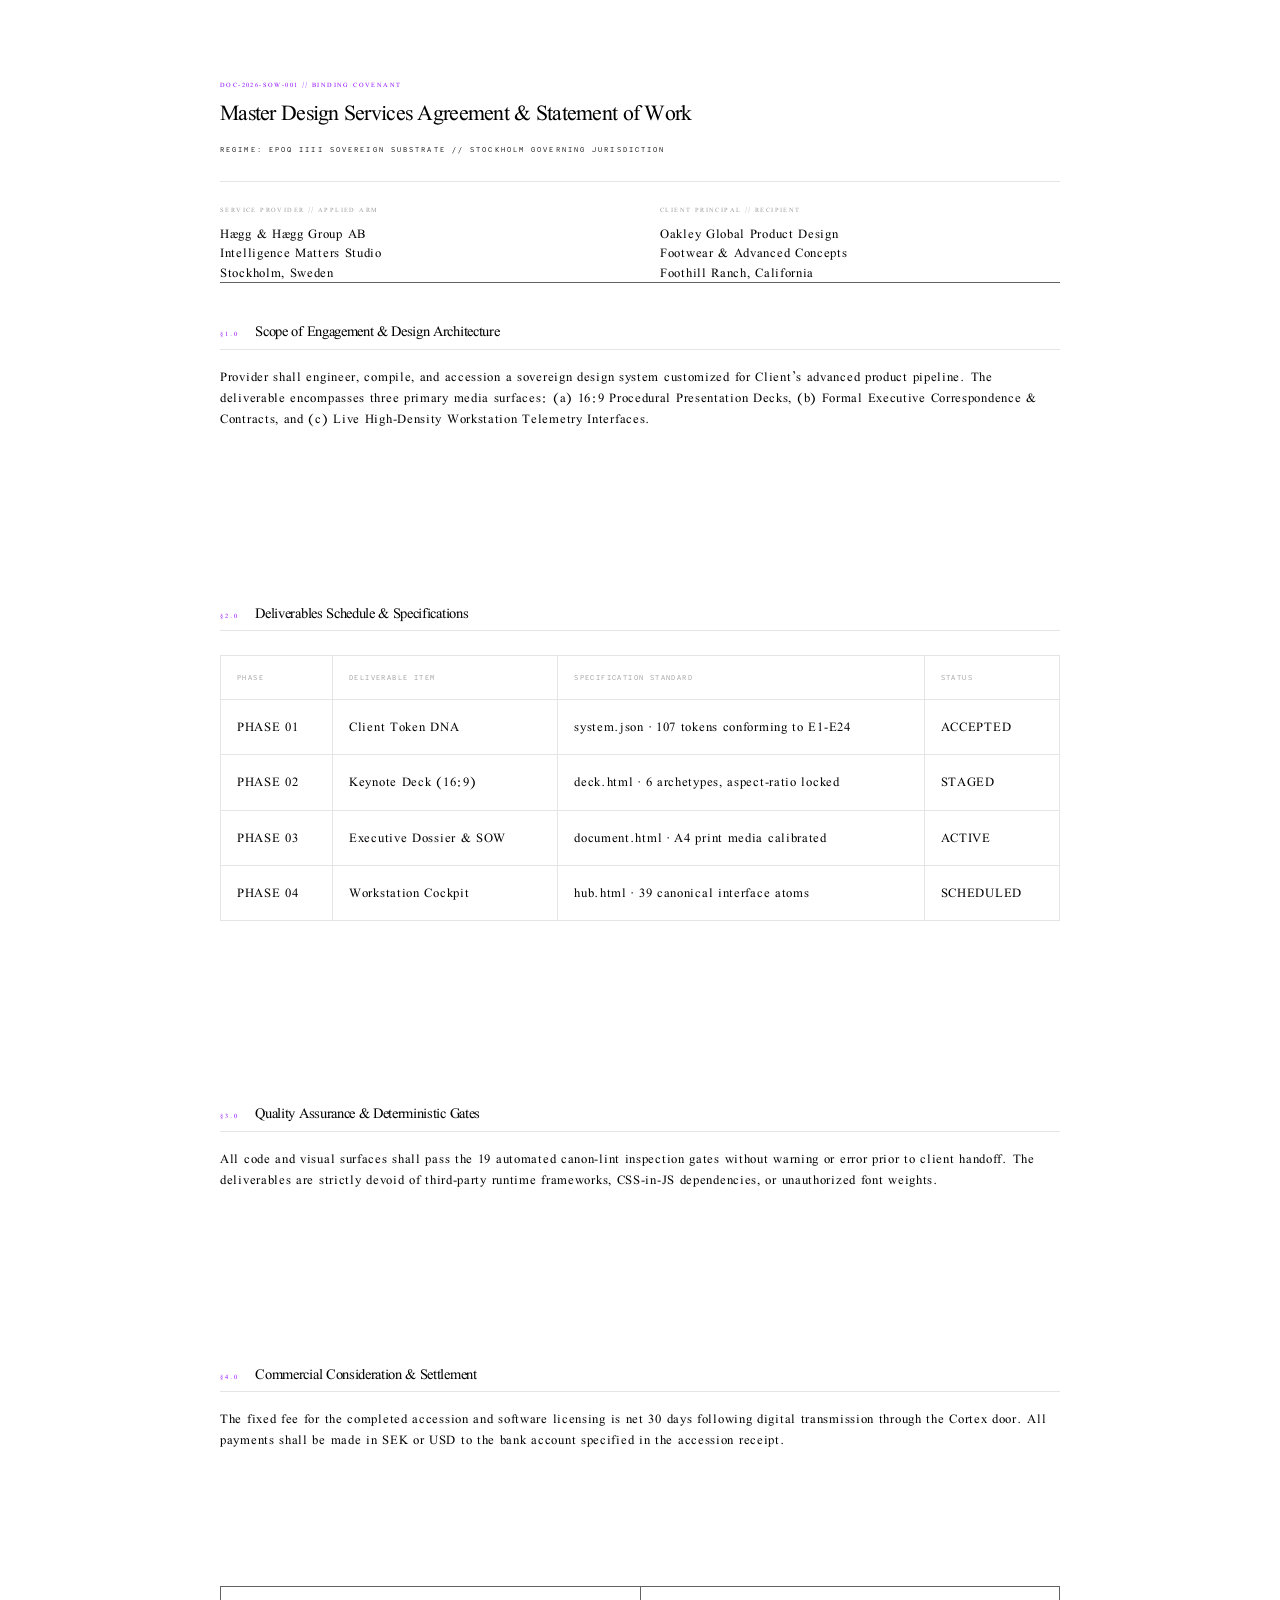
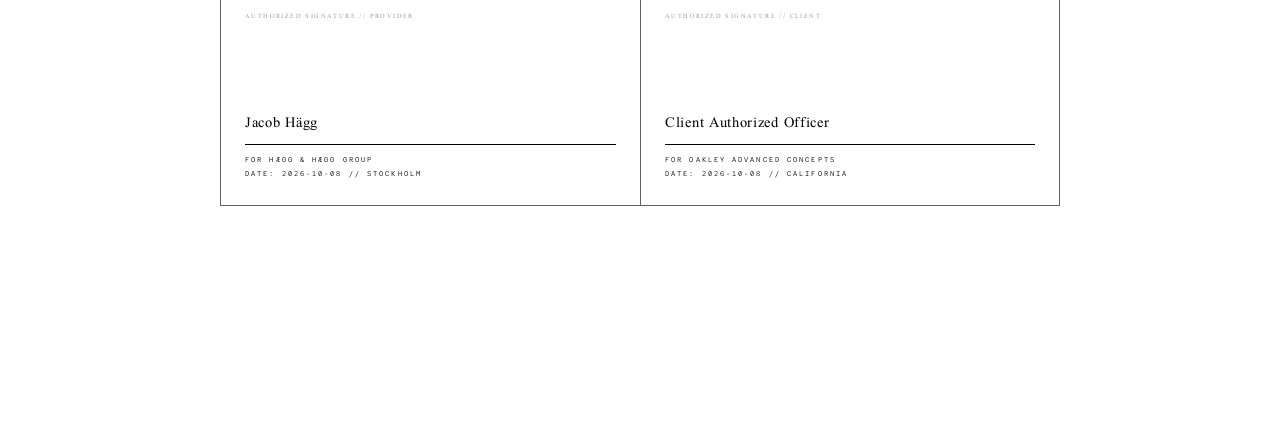
<file: contract-example.html>
<!DOCTYPE html>
<html lang="en">
<head>
<meta charset="utf-8">
<meta name="viewport" content="width=device-width, initial-scale=1">
<title>Statement of Work & Master Agreement — EPOQ IIII</title>
<link rel="preconnect" href="https://fonts.googleapis.com">
<link rel="preconnect" href="https://fonts.gstatic.com" crossorigin>
<link href="https://fonts.googleapis.com/css2?family=Red+Hat+Mono:wght@400&family=Scheherazade+New:wght@400&display=swap" rel="stylesheet">
<link rel="stylesheet" href="./styles.css">
<link rel="stylesheet" media="print" href="./print.css">
<style>
/* ── LEGAL AGREEMENT & SOW STYLESHEET (A4 BOUND) ── */
.contract-stage {
  min-height: 100vh;
  display: flex;
  justify-content: center;
  padding: var(--s-5) var(--gutter);
  background: var(--paper);
}

.contract-sheet {
  width: 100%;
  max-width: var(--col-2); /* 800px nominal two-column spine */
  background: var(--paper);
  display: flex;
  flex-direction: column;
  position: relative;
}

/* Formal Contract Header */
.contract-header {
  border-bottom: var(--hairline) solid var(--line-box);
  padding-bottom: var(--s-4);
  margin-bottom: var(--s-4);
}

.contract-kicker {
  font-family: var(--mono);
  font-size: var(--fz-mono-6);
  letter-spacing: var(--track-caps);
  text-transform: uppercase;
  color: var(--signal-go);
  margin-bottom: var(--s-1);
}

.contract-title {
  font-size: var(--fz-page-title);
  line-height: 1.15;
  margin: 0 0 var(--s-2) 0;
  font-weight: 400;
}

.contract-parties {
  display: grid;
  grid-template-columns: 1fr 1fr;
  gap: var(--gutter);
  margin-top: var(--s-3);
  padding-top: var(--s-3);
  border-top: var(--hairline) solid var(--line-quiet);
}

.party-box {
  font-size: var(--fz-body-1);
  line-height: 1.4;
}

.party-role {
  font-family: var(--mono);
  font-size: var(--fz-mono-6);
  letter-spacing: var(--track-caps);
  color: var(--ink-40);
  text-transform: uppercase;
  display: block;
  margin-bottom: var(--s-1);
}

/* Numbered Clauses */
.contract-section {
  margin-bottom: var(--s-4);
}

.clause-head {
  display: flex;
  align-items: baseline;
  gap: var(--s-2);
  margin-bottom: var(--s-2);
  border-bottom: var(--hairline) solid var(--line-quiet);
  padding-bottom: var(--s-1);
}

.clause-num {
  font-family: var(--mono);
  font-size: var(--fz-mono-6);
  letter-spacing: var(--track-code);
  color: var(--signal-go);
}

.clause-title {
  font-size: var(--fz-heading-3);
  margin: 0;
  font-weight: 400;
}

.clause-body {
  font-size: var(--fz-body-1);
  line-height: 1.5;
  color: var(--ink);
  margin: 0 0 var(--s-2) 0;
}

/* Deliverables Table */
.deliverables-table {
  width: 100%;
  border: var(--hairline) solid var(--line-quiet);
  margin: var(--s-3) 0;
  border-collapse: collapse;
  font-family: var(--mono);
  font-size: var(--fz-mono-6);
}

.deliverables-table th,
.deliverables-table td {
  padding: var(--s-2);
  text-align: left;
  border-bottom: var(--hairline) solid var(--line-quiet);
  border-right: var(--hairline) solid var(--line-quiet);
}

.deliverables-table th:last-child,
.deliverables-table td:last-child {
  border-right: none;
}

.deliverables-table th {
  background: var(--paper);
  color: var(--ink-40);
  letter-spacing: var(--track-caps);
  text-transform: uppercase;
}

/* Bilateral Signing Docket */
.sign-docket {
  border: var(--hairline) solid var(--line-box);
  margin-top: var(--s-5);
  display: grid;
  grid-template-columns: 1fr 1fr;
}

.sign-box {
  padding: var(--s-3);
  display: flex;
  flex-direction: column;
}

.sign-box + .sign-box {
  border-left: var(--hairline) solid var(--line-box);
}

.sign-line {
  margin-top: var(--s-5);
  border-bottom: var(--hairline) solid var(--ink);
  padding-bottom: var(--s-1);
}
</style>
</head>
<body>

<div class="contract-stage">
  <article class="contract-sheet">

    <!-- ── CONTRACT IDENTIFICATION ── -->
    <header class="contract-header">
      <div class="contract-kicker">DOC-2026-SOW-001 // BINDING COVENANT</div>
      <h1 class="contract-title">Master Design Services Agreement &amp; Statement of Work</h1>
      <div class="mono m6 ann">REGIME: EPOQ IIII SOVEREIGN SUBSTRATE // STOCKHOLM GOVERNING JURISDICTION</div>

      <div class="contract-parties">
        <div class="party-box">
          <span class="party-role">SERVICE PROVIDER // APPLIED ARM</span>
          <span>Hægg &amp; Hægg Group AB</span><br>
          Intelligence Matters Studio<br>
          Stockholm, Sweden
        </div>
        <div class="party-box">
          <span class="party-role">CLIENT PRINCIPAL // RECIPIENT</span>
          <span>Oakley Global Product Design</span><br>
          Footwear &amp; Advanced Concepts<br>
          Foothill Ranch, California
        </div>
      </div>
    </header>

    <!-- ── SECTION 01: ENGAGEMENT SCOPE ── -->
    <section class="contract-section">
      <div class="clause-head">
        <span class="clause-num">§1.0</span>
        <h2 class="clause-title">Scope of Engagement &amp; Design Architecture</h2>
      </div>
      <p class="clause-body">Provider shall engineer, compile, and accession a sovereign design system customized for Client’s advanced product pipeline. The deliverable encompasses three primary media surfaces: (a) 16:9 Procedural Presentation Decks, (b) Formal Executive Correspondence &amp; Contracts, and (c) Live High-Density Workstation Telemetry Interfaces.</p>
    </section>

    <!-- ── SECTION 02: DELIVERABLES TABLE ── -->
    <section class="contract-section">
      <div class="clause-head">
        <span class="clause-num">§2.0</span>
        <h2 class="clause-title">Deliverables Schedule &amp; Specifications</h2>
      </div>
      <table class="deliverables-table">
        <thead>
          <tr>
            <th>PHASE</th>
            <th>DELIVERABLE ITEM</th>
            <th>SPECIFICATION STANDARD</th>
            <th>STATUS</th>
          </tr>
        </thead>
        <tbody>
          <tr>
            <td>PHASE 01</td>
            <td>Client Token DNA</td>
            <td>system.json · 107 tokens conforming to E1-E24</td>
            <td>ACCEPTED</td>
          </tr>
          <tr>
            <td>PHASE 02</td>
            <td>Keynote Deck (16:9)</td>
            <td>deck.html · 6 archetypes, aspect-ratio locked</td>
            <td>STAGED</td>
          </tr>
          <tr>
            <td>PHASE 03</td>
            <td>Executive Dossier &amp; SOW</td>
            <td>document.html · A4 print media calibrated</td>
            <td>ACTIVE</td>
          </tr>
          <tr>
            <td>PHASE 04</td>
            <td>Workstation Cockpit</td>
            <td>hub.html · 39 canonical interface atoms</td>
            <td>SCHEDULED</td>
          </tr>
        </tbody>
      </table>
    </section>

    <!-- ── SECTION 03: VERIFICATION GATES ── -->
    <section class="contract-section">
      <div class="clause-head">
        <span class="clause-num">§3.0</span>
        <h2 class="clause-title">Quality Assurance &amp; Deterministic Gates</h2>
      </div>
      <p class="clause-body">All code and visual surfaces shall pass the 19 automated canon-lint inspection gates without warning or error prior to client handoff. The deliverables are strictly devoid of third-party runtime frameworks, CSS-in-JS dependencies, or unauthorized font weights.</p>
    </section>

    <!-- ── SECTION 04: COMMERCIAL TERMS ── -->
    <section class="contract-section">
      <div class="clause-head">
        <span class="clause-num">§4.0</span>
        <h2 class="clause-title">Commercial Consideration &amp; Settlement</h2>
      </div>
      <p class="clause-body">The fixed fee for the completed accession and software licensing is net 30 days following digital transmission through the Cortex door. All payments shall be made in SEK or USD to the bank account specified in the accession receipt.</p>
    </section>

    <!-- ── BILATERAL EXECUTION DOCKET ── -->
    <footer class="sign-docket">
      <div class="sign-box">
        <span class="party-role">AUTHORIZED SIGNATURE // PROVIDER</span>
        <div class="sign-line">
          <span style="font-family:var(--font-serif); font-size:var(--fz-heading-3);">Jacob Hägg</span>
        </div>
        <div class="mono m6 ann" style="margin-top:var(--s-1);">
          FOR HÆGG &amp; HÆGG GROUP<br>
          DATE: 2026-10-08 // STOCKHOLM
        </div>
      </div>
      <div class="sign-box">
        <span class="party-role">AUTHORIZED SIGNATURE // CLIENT</span>
        <div class="sign-line">
          <span style="font-family:var(--font-serif); font-size:var(--fz-heading-3);">Client Authorized Officer</span>
        </div>
        <div class="mono m6 ann" style="margin-top:var(--s-1);">
          FOR OAKLEY ADVANCED CONCEPTS<br>
          DATE: 2026-10-08 // CALIFORNIA
        </div>
      </div>
    </footer>

  </article>
</div>

</body>
</html>
</file>
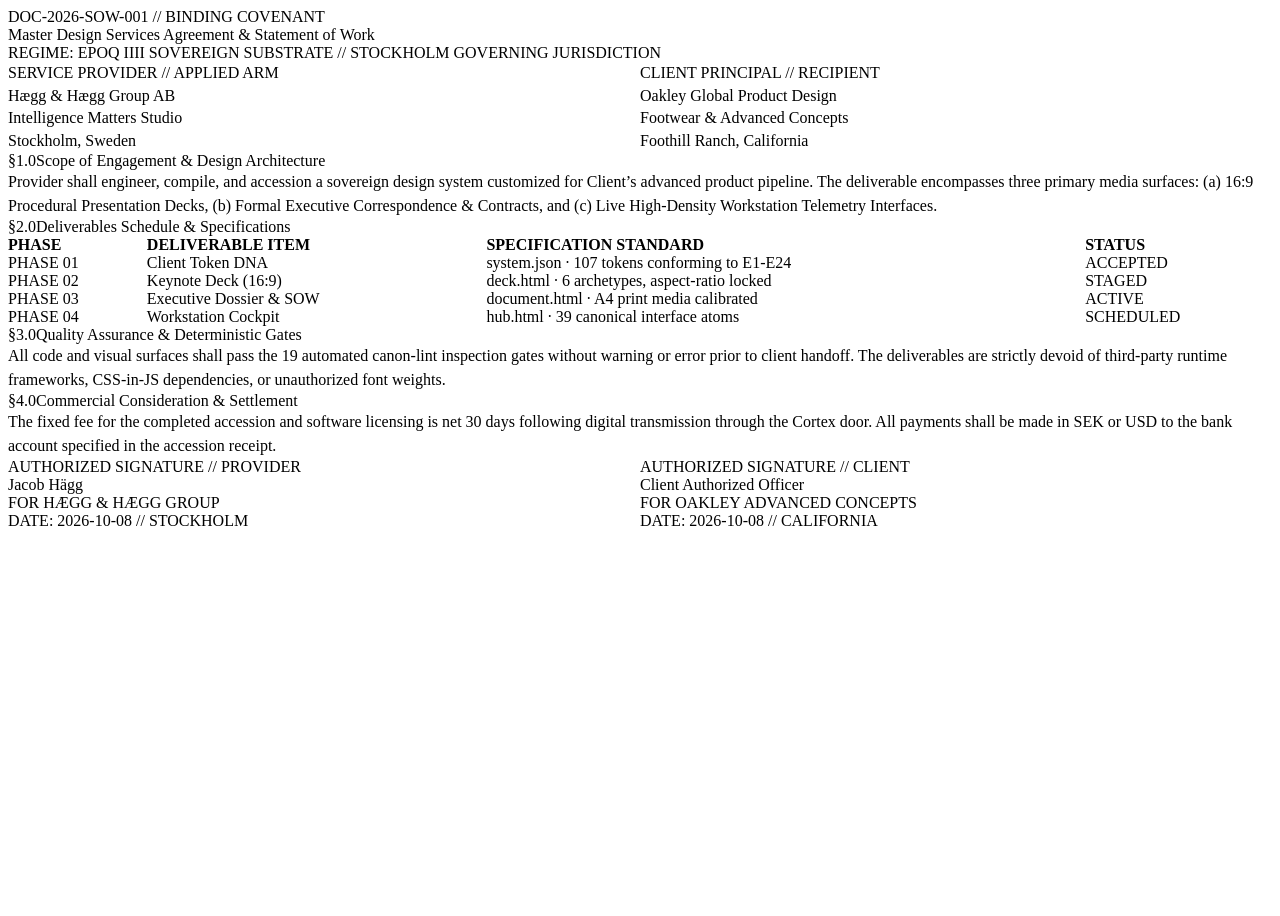
<file: contract.html>
<!DOCTYPE html>
<html lang="en">
<head>
<meta charset="utf-8">
<meta name="viewport" content="width=device-width, initial-scale=1">
<title>Statement of Work & Master Agreement — EPOQ IIII</title>
<link rel="preconnect" href="https://fonts.googleapis.com">
<link rel="preconnect" href="https://fonts.gstatic.com" crossorigin>
<link href="https://fonts.googleapis.com/css2?family=Red+Hat+Mono:wght@400&family=Scheherazade+New:wght@400&display=swap" rel="stylesheet">
<link rel="stylesheet" href="https://www.intelligencematters.se/epoq/styles.css">
<link rel="stylesheet" media="print" href="./print.css">
<style>
/* ── LEGAL AGREEMENT & SOW STYLESHEET (A4 BOUND) ── */
.contract-stage {
  min-height: 100vh;
  display: flex;
  justify-content: center;
  padding: var(--s-5) var(--gutter);
  background: var(--paper);
}

.contract-sheet {
  width: 100%;
  max-width: var(--col-2); /* 800px nominal two-column spine */
  background: var(--paper);
  display: flex;
  flex-direction: column;
  position: relative;
}

/* Formal Contract Header */
.contract-header {
  padding-bottom: var(--s-3);
  margin-bottom: var(--s-4);
}

.contract-kicker {
  font-family: var(--mono);
  font-size: var(--fz-mono-6);
  letter-spacing: var(--track-caps);
  text-transform: uppercase;
  color: var(--signal-go);
  margin-bottom: var(--s-1);
}

.contract-title {
  font-size: var(--fz-page-title);
  line-height: 1.15;
  margin: 0 0 var(--s-2) 0;
  font-weight: 400;
}

.contract-parties {
  display: grid;
  grid-template-columns: 1fr 1fr;
  gap: var(--gutter);
  margin-top: var(--s-3);
  padding-top: var(--s-2);
}

.party-box {
  font-size: var(--fz-body-1);
  line-height: 1.4;
}

.party-role {
  font-family: var(--mono);
  font-size: var(--fz-mono-6);
  letter-spacing: var(--track-caps);
  color: var(--ink-40);
  text-transform: uppercase;
  display: block;
  margin-bottom: var(--s-1);
}

/* Numbered Clauses */
.contract-section {
  margin-bottom: var(--s-4);
}

.clause-head {
  display: flex;
  align-items: baseline;
  gap: var(--s-2);
  margin-bottom: var(--s-2);
  padding-bottom: var(--s-1);
}

.clause-num {
  font-family: var(--mono);
  font-size: var(--fz-mono-6);
  letter-spacing: var(--track-code);
  color: var(--signal-go);
}

.clause-title {
  font-size: var(--fz-heading-3);
  margin: 0;
  font-weight: 400;
}

.clause-body {
  font-size: var(--fz-body-1);
  line-height: 1.5;
  color: var(--ink);
  margin: 0 0 var(--s-2) 0;
}

/* Deliverables Table */
.deliverables-table {
  width: 100%;
  border: var(--hairline) solid var(--line-quiet);
  margin: var(--s-3) 0;
  border-collapse: collapse;
  font-family: var(--mono);
  font-size: var(--fz-mono-6);
}

.deliverables-table th,
.deliverables-table td {
  padding: var(--s-2);
  text-align: left;
  border-bottom: var(--hairline) solid var(--line-quiet);
  border-right: var(--hairline) solid var(--line-quiet);
}

.deliverables-table th:last-child,
.deliverables-table td:last-child {
  border-right: none;
}

.deliverables-table th {
  background: var(--paper);
  color: var(--ink-40);
  letter-spacing: var(--track-caps);
  text-transform: uppercase;
}

/* Bilateral Signing Docket */
.sign-docket {
  border: var(--hairline) solid var(--line-box);
  margin-top: var(--s-5);
  display: grid;
  grid-template-columns: 1fr 1fr;
}

.sign-box {
  padding: var(--s-3);
  display: flex;
  flex-direction: column;
}

.sign-box + .sign-box {
  border-left: var(--hairline) solid var(--line-box);
}

.sign-line {
  margin-top: var(--s-5);
  border-bottom: var(--hairline) solid var(--ink);
  padding-bottom: var(--s-1);
}
</style>
</head>
<body>

<div class="contract-stage">
  <article class="contract-sheet">

    <!-- ── CONTRACT IDENTIFICATION ── -->
    <header class="contract-header">
      <div class="contract-kicker">DOC-2026-SOW-001 // BINDING COVENANT</div>
      <h1 class="contract-title">Master Design Services Agreement &amp; Statement of Work</h1>
      <div class="mono m6 ann">REGIME: EPOQ IIII SOVEREIGN SUBSTRATE // STOCKHOLM GOVERNING JURISDICTION</div>

      <div class="contract-parties">
        <div class="party-box">
          <span class="party-role">SERVICE PROVIDER // APPLIED ARM</span>
          <span>Hægg &amp; Hægg Group AB</span><br>
          Intelligence Matters Studio<br>
          Stockholm, Sweden
        </div>
        <div class="party-box">
          <span class="party-role">CLIENT PRINCIPAL // RECIPIENT</span>
          <span>Oakley Global Product Design</span><br>
          Footwear &amp; Advanced Concepts<br>
          Foothill Ranch, California
        </div>
      </div>
    </header>

    <!-- ── SECTION 01: ENGAGEMENT SCOPE ── -->
    <section class="contract-section">
      <div class="clause-head">
        <span class="clause-num">§1.0</span>
        <h2 class="clause-title">Scope of Engagement &amp; Design Architecture</h2>
      </div>
      <p class="clause-body">Provider shall engineer, compile, and accession a sovereign design system customized for Client’s advanced product pipeline. The deliverable encompasses three primary media surfaces: (a) 16:9 Procedural Presentation Decks, (b) Formal Executive Correspondence &amp; Contracts, and (c) Live High-Density Workstation Telemetry Interfaces.</p>
    </section>

    <!-- ── SECTION 02: DELIVERABLES TABLE ── -->
    <section class="contract-section">
      <div class="clause-head">
        <span class="clause-num">§2.0</span>
        <h2 class="clause-title">Deliverables Schedule &amp; Specifications</h2>
      </div>
      <table class="deliverables-table">
        <thead>
          <tr>
            <th>PHASE</th>
            <th>DELIVERABLE ITEM</th>
            <th>SPECIFICATION STANDARD</th>
            <th>STATUS</th>
          </tr>
        </thead>
        <tbody>
          <tr>
            <td>PHASE 01</td>
            <td>Client Token DNA</td>
            <td>system.json · 107 tokens conforming to E1-E24</td>
            <td>ACCEPTED</td>
          </tr>
          <tr>
            <td>PHASE 02</td>
            <td>Keynote Deck (16:9)</td>
            <td>deck.html · 6 archetypes, aspect-ratio locked</td>
            <td>STAGED</td>
          </tr>
          <tr>
            <td>PHASE 03</td>
            <td>Executive Dossier &amp; SOW</td>
            <td>document.html · A4 print media calibrated</td>
            <td>ACTIVE</td>
          </tr>
          <tr>
            <td>PHASE 04</td>
            <td>Workstation Cockpit</td>
            <td>hub.html · 39 canonical interface atoms</td>
            <td>SCHEDULED</td>
          </tr>
        </tbody>
      </table>
    </section>

    <!-- ── SECTION 03: VERIFICATION GATES ── -->
    <section class="contract-section">
      <div class="clause-head">
        <span class="clause-num">§3.0</span>
        <h2 class="clause-title">Quality Assurance &amp; Deterministic Gates</h2>
      </div>
      <p class="clause-body">All code and visual surfaces shall pass the 19 automated canon-lint inspection gates without warning or error prior to client handoff. The deliverables are strictly devoid of third-party runtime frameworks, CSS-in-JS dependencies, or unauthorized font weights.</p>
    </section>

    <!-- ── SECTION 04: COMMERCIAL TERMS ── -->
    <section class="contract-section">
      <div class="clause-head">
        <span class="clause-num">§4.0</span>
        <h2 class="clause-title">Commercial Consideration &amp; Settlement</h2>
      </div>
      <p class="clause-body">The fixed fee for the completed accession and software licensing is net 30 days following digital transmission through the Cortex door. All payments shall be made in SEK or USD to the bank account specified in the accession receipt.</p>
    </section>

    <!-- ── BILATERAL EXECUTION DOCKET ── -->
    <footer class="sign-docket">
      <div class="sign-box">
        <span class="party-role">AUTHORIZED SIGNATURE // PROVIDER</span>
        <div class="sign-line">
          <span style="font-family:var(--font-serif); font-size:var(--fz-heading-3);">Jacob Hägg</span>
        </div>
        <div class="mono m6 ann" style="margin-top:var(--s-1);">
          FOR HÆGG &amp; HÆGG GROUP<br>
          DATE: 2026-10-08 // STOCKHOLM
        </div>
      </div>
      <div class="sign-box">
        <span class="party-role">AUTHORIZED SIGNATURE // CLIENT</span>
        <div class="sign-line">
          <span style="font-family:var(--font-serif); font-size:var(--fz-heading-3);">Client Authorized Officer</span>
        </div>
        <div class="mono m6 ann" style="margin-top:var(--s-1);">
          FOR OAKLEY ADVANCED CONCEPTS<br>
          DATE: 2026-10-08 // CALIFORNIA
        </div>
      </div>
    </footer>

  </article>
</div>

</body>
</html>
</file>
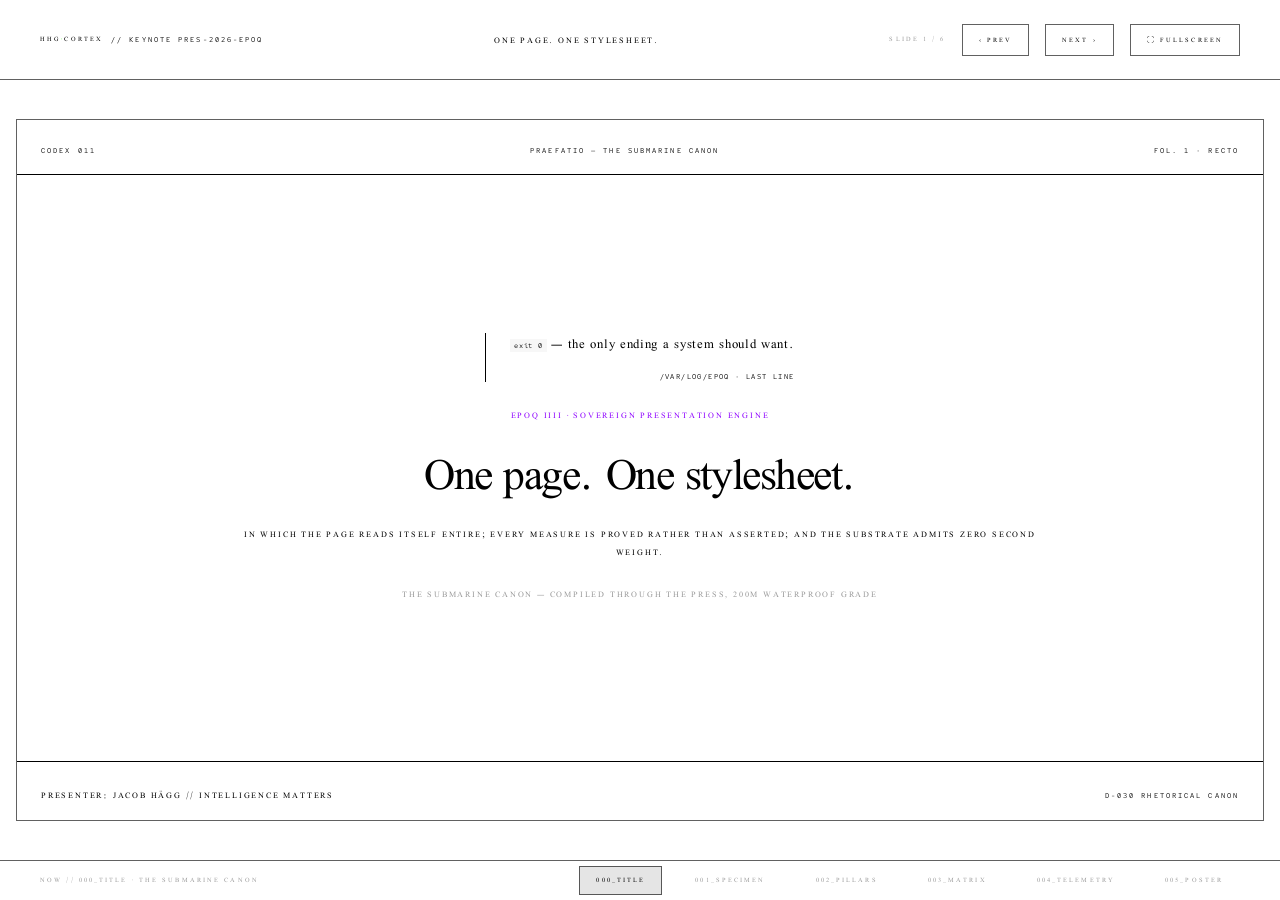
<file: deck-example.html>
<!DOCTYPE html>
<html lang="en">
<head>
<meta charset="utf-8">
<meta name="viewport" content="width=device-width, initial-scale=1">
<title>The System Keynote Deck — EPOQ IIII</title>
<link rel="preconnect" href="https://fonts.googleapis.com">
<link rel="preconnect" href="https://fonts.gstatic.com" crossorigin>
<link href="https://fonts.googleapis.com/css2?family=Red+Hat+Mono:wght@400&family=Scheherazade+New:wght@400&display=swap" rel="stylesheet">
<link rel="stylesheet" href="./styles.css">
<link rel="stylesheet" href="./deck.css">
<link rel="stylesheet" media="print" href="./print.css">
</head>
<body>
<div class="deck-shell" id="deck-app">

  <!-- ── 1-ROW SOVEREIGN HEADER (EXACTLY 40PX GRID) ── -->
  <header class="deck-chrome">
    <a href="./" class="deck-brand">
      <span>HHG<span class="dot">·</span>CORTEX</span>
      <span class="mono m6 ann">// KEYNOTE PRES-2026-EPOQ</span>
    </a>

    <h2 class="deck-header-title" data-deck-header-title>ONE PAGE. ONE STYLESHEET.</h2>

    <div class="deck-ctrls">
      <span class="deck-counter" data-deck-counter>SLIDE 1 / 6</span>
      <button type="button" class="deck-btn" data-deck-prev title="Previous Slide [←]">‹ PREV</button>
      <button type="button" class="deck-btn" data-deck-next title="Next Slide [→]">NEXT ›</button>
      <button type="button" class="deck-btn" data-deck-fs title="Toggle Fullscreen [F]">⛶ FULLSCREEN</button>
    </div>
  </header>

  <!-- ── PRESENTATION VIEWPORT (16:9 CANVAS CENTERING) ── -->
  <main class="deck-viewport">

    <!-- ARCHETYPE 1: HERO TITLE SLIDE (009_APPARATUS STYLE) -->
    <article class="slide-canvas slide-hero active" id="slide-000" data-slide-no="000" data-slide-label="title" data-slide-title="One page. One stylesheet." data-slide-kicker="THE SUBMARINE CANON">
      <div class="ed-head">
        <span class="ed-folio mono m6 ann">Codex 011</span>
        <span class="ed-run mono m6 ann">praefatio — the submarine canon</span>
        <span class="ed-folio ed-folio--r mono m6 ann">fol. 1 · recto</span>
      </div>
      <div class="slide-body">
        <blockquote class="cx-epigraph" style="margin: 0 auto var(--s-3) auto;">
          <p><code>exit 0</code> — the only ending a system should want.</p>
          <cite>/var/log/epoq · last line</cite>
        </blockquote>
        <p class="hero-kicker">EPOQ IIII · SOVEREIGN PRESENTATION ENGINE</p>
        <h1 class="serif-display hero-title">One page. One stylesheet.</h1>
        <p class="serif-8-caps cx-argument" style="margin-bottom:var(--s-3);">IN WHICH the page reads itself entire; every measure is proved rather than asserted; and the substrate admits zero second weight.</p>
        <p class="hero-tagline">the submarine canon — compiled through the press, 200m waterproof grade</p>
      </div>
      <div class="ed-head" style="border-bottom:none; border-top:var(--hairline) solid var(--ink);">
        <span class="serif-8-caps">PRESENTER: JACOB HÄGG // INTELLIGENCE MATTERS</span>
        <span class="mono m6 ann">D-030 RHETORICAL CANON</span>
      </div>
    </article>

    <!-- ARCHETYPE 2: SPLIT 50/50 SPECIMEN SLIDE (CLEAN BOXES, NO FLOATING TICK) -->
    <article class="slide-canvas slide-split" id="slide-001" data-slide-no="001" data-slide-label="specimen" data-slide-title="Forensic Specimen Geometry" data-slide-kicker="LAW 01 MATHEMATICAL RIGOR">
      <div class="ed-head">
        <span class="ed-folio mono m6 ann">Plate I</span>
        <span class="ed-run mono m6 ann">the coordinate mark — measured from Scheherazade New outlines</span>
        <span class="ed-folio ed-folio--r mono m6 ann">fol. 2 · verso</span>
      </div>
      <div class="slide-body">
        <div class="slide-split-pane">
          <img src="identity/theta-construction.svg" alt="Forensic Theta Construction" class="slide-split-img">
        </div>
        <div class="slide-split-pane">
          <span class="serif-8-caps" style="margin-bottom:var(--s-2);">009_WRITING // THE PROPOSITION</span>
          <h2 class="serif-page-title" style="margin:0 0 var(--s-3) 0;">Every figure is measured — none is asserted.</h2>
          <div class="cx-theorem-box" style="margin:0 0 var(--s-3) 0;">
            <p class="serif-body-1" style="margin:0;"><strong>Theorem 011.1</strong> (the hairline limit). All boundaries evaluate strictly to 90-degree steel intersections. The system admits no second weight by construction. What remains is the hairline.</p>
          </div>
          <p class="serif-body-1" style="color:var(--ink-60); margin:0;">Contour 870 × 1274 design units · stroke contrast 3.18 to 1 · on-curve and off-curve datums measured at UPM 2048.</p>
        </div>
      </div>
    </article>

    <!-- ARCHETYPE 3: THREE PILLARS (CLOSED BOXES) -->
    <article class="slide-canvas slide-pillars" id="slide-002" data-slide-no="002" data-slide-label="pillars" data-slide-title="The Three Foundational Axioms" data-slide-kicker="ARCHITECTURE">
      <div class="ed-head">
        <span class="ed-folio mono m6 ann">Axioms</span>
        <span class="ed-run mono m6 ann">the structural standard — zero pill radius · single weight · nineteen gates</span>
        <span class="ed-folio ed-folio--r mono m6 ann">fol. 3 · recto</span>
      </div>
      <div class="slide-body">
        <div class="pillar-box">
          <span class="pillar-kicker">01_CURVATURE</span>
          <h3 class="pillar-heading">Zero Pill Radius</h3>
          <p class="pillar-body">Soft rounded buttons simulate consumer plastics. The sovereign workstation enforces 90-degree steel boundaries. Border radius evaluates strictly to zero.</p>
          <span class="mono m6 ann">--radius-print: 0px</span>
        </div>
        <div class="pillar-box">
          <span class="pillar-kicker">02_WEIGHT</span>
          <h3 class="pillar-heading">Single Weight 400</h3>
          <p class="pillar-body">Typography relies on composition, rhythm, and size ladder. Bold 700 belongs solely to the explainer lens. The reading surface is pure weight 400.</p>
          <span class="mono m6 ann">font-synthesis: none</span>
        </div>
        <div class="pillar-box">
          <span class="pillar-kicker">03_VERIFICATION</span>
          <h3 class="pillar-heading">Nineteen Gates</h3>
          <p class="pillar-body">Every commit passes headless chromium AST checks and token verification. If an element renders an unapproved pixel, deploy terminates with refusal.</p>
          <span class="mono m6 ann">canon-lint: 0 errors</span>
        </div>
      </div>
    </article>

    <!-- ARCHETYPE 4: THE REFUSAL MATRIX (SURGICAL, NO FAT DASHES, CLOSED BOXES) -->
    <article class="slide-canvas slide-matrix" id="slide-003" data-slide-no="003" data-slide-label="matrix" data-slide-title="The Refusal Matrix" data-slide-kicker="DEBT VS. SOVEREIGN CANON">
      <div class="ed-head">
        <span class="ed-folio mono m6 ann">Audit 004</span>
        <span class="ed-run mono m6 ann">the refusal register — what the system forbids vs what it enforces</span>
        <span class="ed-folio ed-folio--r mono m6 ann">fol. 4 · verso</span>
      </div>
      <div class="slide-body" style="padding: var(--s-4);">
        <table style="width:100%; border-collapse:collapse; margin:0;">
          <caption>TABLE II. // THE REFUSAL REGISTER (AUDIT 004)</caption>
          <thead>
            <tr>
              <th style="width:50%; border-bottom:var(--hairline) solid var(--ink); padding:var(--s-2) var(--s-3);">REFUSED // STANDARD INDUSTRY DEBT</th>
              <th style="width:50%; border-bottom:var(--hairline) solid var(--ink); border-left:var(--hairline) solid var(--line-box); padding:var(--s-2) var(--s-3);">ENFORCED // SOVEREIGN CANON</th>
            </tr>
          </thead>
          <tbody>
            <tr>
              <td style="padding:var(--s-2) var(--s-3); border-bottom:var(--hairline) solid var(--line-quiet);">Arbitrary border-radius simulating consumer gadget plastics</td>
              <td style="padding:var(--s-2) var(--s-3); border-bottom:var(--hairline) solid var(--line-quiet); border-left:var(--hairline) solid var(--line-box);">Zero curvature (0px) — razor cut 90-degree steel plate corners</td>
            </tr>
            <tr>
              <td style="padding:var(--s-2) var(--s-3); border-bottom:var(--hairline) solid var(--line-quiet);">Variable weight soup (300, 500, 600, 700, 800 mixed)</td>
              <td style="padding:var(--s-2) var(--s-3); border-bottom:var(--hairline) solid var(--line-quiet); border-left:var(--hairline) solid var(--line-box);">Weight 400 typographic purity across all headline and body scales</td>
            </tr>
            <tr>
              <td style="padding:var(--s-2) var(--s-3); border-bottom:var(--hairline) solid var(--line-quiet);">Box-shadow blur halos generating GPU rendering friction</td>
              <td style="padding:var(--s-2) var(--s-3); border-bottom:var(--hairline) solid var(--line-quiet); border-left:var(--hairline) solid var(--line-box);">Zero fake drop-shadows — optical depth created by physical refraction</td>
            </tr>
            <tr>
              <td style="padding:var(--s-2) var(--s-3); border-bottom:var(--hairline) solid var(--line-quiet);">CSS-in-JS runtimes and mega-bundle client hydration lag</td>
              <td style="padding:var(--s-2) var(--s-3); border-bottom:var(--hairline) solid var(--line-quiet); border-left:var(--hairline) solid var(--line-box);">Zero client runtime dependency — plain, compiled HTML and CSS</td>
            </tr>
            <tr>
              <td style="padding:var(--s-2) var(--s-3);">Broken print stylesheets that output blank sheets or web junk</td>
              <td style="padding:var(--s-2) var(--s-3); border-left:var(--hairline) solid var(--line-box);">200m submarine-grade print fidelity conformed to A4 sheets</td>
            </tr>
          </tbody>
        </table>
      </div>
    </article>

    <!-- ARCHETYPE 5: TELEMETRY SPECIMEN SLIDE -->
    <article class="slide-canvas slide-telemetry" id="slide-004" data-slide-no="004" data-slide-label="telemetry" data-slide-title="Mission Control Telemetry" data-slide-kicker="LIVING SUBSTRATE">
      <div class="ed-head">
        <span class="ed-folio mono m6 ann">Port 3002</span>
        <span class="ed-run mono m6 ann">the living substrate — real-time heartbeat, warmth, and turnstile status</span>
        <span class="ed-folio ed-folio--r mono m6 ann">fol. 5 · recto</span>
      </div>
      <div class="slide-body">
        <div class="telemetry-row">
          <div class="telemetry-card">
            <span class="serif-8-caps">HEARTBEAT SWEEP</span>
            <div class="telemetry-card-val">3.2<span class="mono m6" style="color:var(--ink-40)">S</span></div>
            <span class="mono m6 ann">CADENCE ENGINE</span>
          </div>
          <div class="telemetry-card">
            <span class="serif-8-caps">WARMTH INDEX</span>
            <div class="telemetry-card-val">88<span class="mono m6" style="color:var(--signal-live)">%</span></div>
            <span class="mono m6 ann">RELATIONSHIP TIER</span>
          </div>
          <div class="telemetry-card">
            <span class="serif-8-caps">CI TURNSTILE</span>
            <div class="telemetry-card-val">PASS</div>
            <span class="mono m6 ann">19/19 GATES GREEN</span>
          </div>
          <div class="telemetry-card">
            <span class="serif-8-caps">SUBMARINE CERT</span>
            <div class="telemetry-card-val">200<span class="mono m6" style="color:var(--ink-40)">M</span></div>
            <span class="mono m6 ann">WATERPROOF GRADE</span>
          </div>
        </div>
        <figure class="cx-plate" style="margin-top:auto;">
          <pre><code>$ chapter --close XVIII
  novel      ✓  the reading delivered
  apparatus  ✓  every variant filed
  terminal   ✓  minutes kept, prompt returned
  proof      ✓  nothing asserted
exit 0</code></pre>
          <figcaption class="mono m6 ann cx-plate-cap">the four registers close together — a chapter is done when all four sign off, not when the prose stops</figcaption>
        </figure>
      </div>
    </article>

    <!-- ARCHETYPE 6: POSTER CLOSE SLIDE -->
    <article class="slide-canvas slide-poster" id="slide-005" data-slide-no="005" data-slide-label="poster" data-slide-title="The System Is The Product" data-slide-kicker="FINAL CODA">
      <div class="ed-head">
        <span class="ed-folio mono m6 ann">Coda</span>
        <span class="ed-run mono m6 ann">the sovereign platform — exit 0</span>
        <span class="ed-folio ed-folio--r mono m6 ann">fol. 6 · verso</span>
      </div>
      <div class="slide-body">
        <p class="serif-8-caps" style="margin-bottom:var(--s-3);">THE SOVEREIGN PLATFORM</p>
        <h2 class="serif-display poster-title">THE SYSTEM IS THE PRODUCT</h2>
        <div class="poster-docket">
          <span>ONE LINE</span>
          <span>DISPLAY SCALE</span>
          <span>FORMA TABULAE</span>
          <span>2026 CANON</span>
        </div>
      </div>
      <div class="ed-head" style="border-bottom:none; border-top:var(--hairline) solid var(--ink);">
        <span class="serif-8-caps">SOVEREIGN SIGNATURE: HÆGG &amp; HÆGG GROUP</span>
        <span class="mono m6 ann">RECORD HASH: 4e91c780</span>
      </div>
    </article>

  </main>

  <!-- ── SITE REGISTER FOOTER (EXACTLY 40PX GRID) ── -->
  <footer class="deck-footer">
    <div class="deck-register-line" data-deck-reg-line>NOW // 000_TITLE · THE SUBMARINE CANON</div>
    <nav class="deck-register-strip" aria-label="Slide Register Navigation">
      <a href="#slide-000" class="deck-reg-link active" data-deck-target="slide-000">000_TITLE</a>
      <a href="#slide-001" class="deck-reg-link" data-deck-target="slide-001">001_SPECIMEN</a>
      <a href="#slide-002" class="deck-reg-link" data-deck-target="slide-002">002_PILLARS</a>
      <a href="#slide-003" class="deck-reg-link" data-deck-target="slide-003">003_MATRIX</a>
      <a href="#slide-004" class="deck-reg-link" data-deck-target="slide-004">004_TELEMETRY</a>
      <a href="#slide-005" class="deck-reg-link" data-deck-target="slide-005">005_POSTER</a>
    </nav>
  </footer>

</div>

<script src="./deck.js"></script>
</body>
</html>
</file>
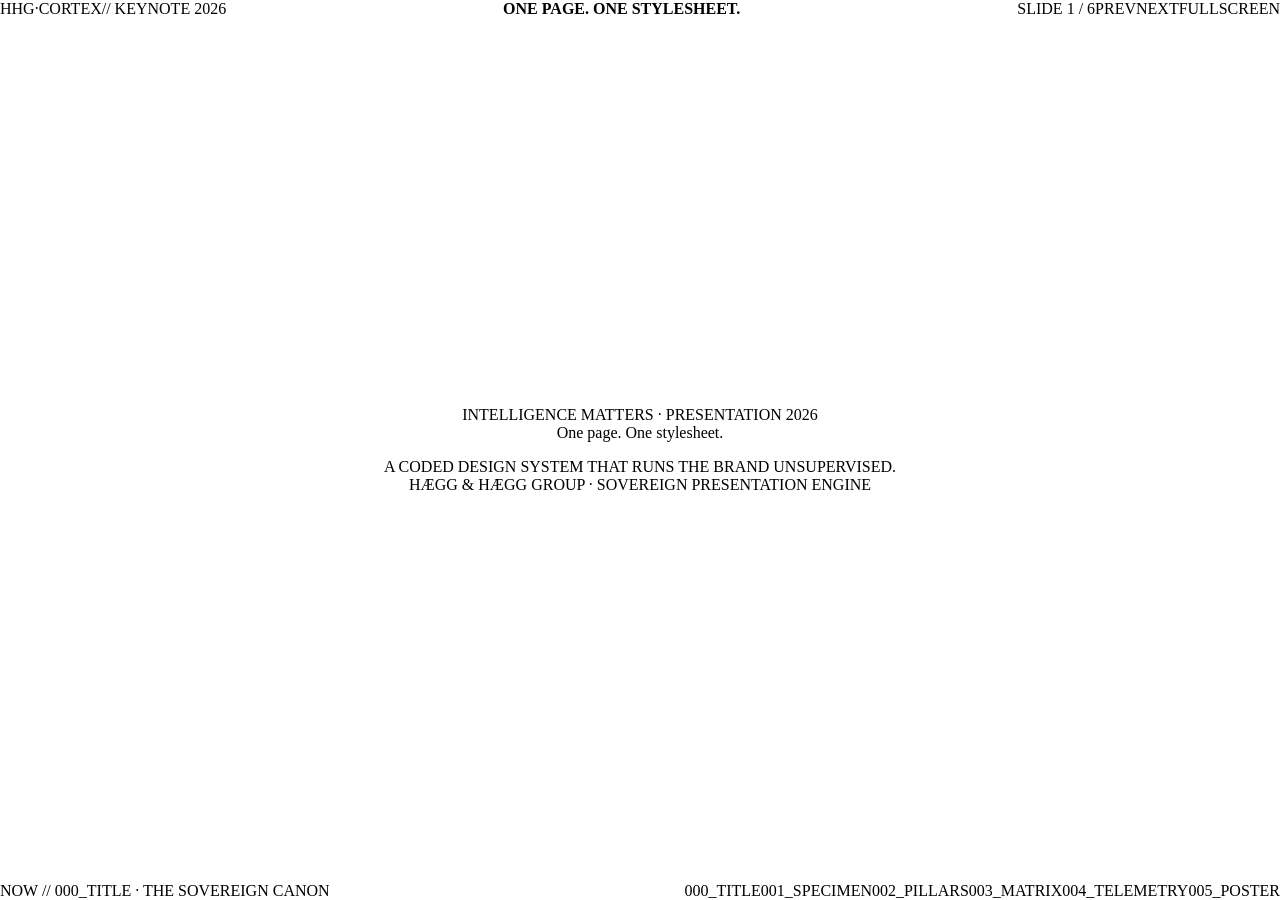
<file: deck.html>
<!DOCTYPE html>
<html lang="en">
<head>
<meta charset="utf-8">
<meta name="viewport" content="width=device-width, initial-scale=1">
<title>The System Keynote Deck — EPOQ IIII</title>
<link rel="preconnect" href="https://fonts.googleapis.com">
<link rel="preconnect" href="https://fonts.gstatic.com" crossorigin>
<link href="https://fonts.googleapis.com/css2?family=Red+Hat+Mono:wght@400&family=Scheherazade+New:wght@400&display=swap" rel="stylesheet">
<link rel="stylesheet" href="https://www.intelligencematters.se/epoq/styles.css">
<link rel="stylesheet" href="./deck.css">
<link rel="stylesheet" media="print" href="./print.css">
</head>
<body>
<div class="deck-shell" id="deck-app">

  <!-- ── 1-ROW SOVEREIGN HEADER (EXACTLY 40PX GRID) ── -->
  <header class="deck-chrome">
    <a href="./" class="deck-brand">
      <span>HHG<span class="dot">·</span>CORTEX</span>
      <span class="mono m6 ann">// KEYNOTE 2026</span>
    </a>

    <h2 class="deck-header-title" data-deck-header-title>ONE PAGE. ONE STYLESHEET.</h2>

    <div class="deck-ctrls">
      <span class="deck-counter" data-deck-counter>SLIDE 1 / 6</span>
      <button type="button" class="deck-btn" data-deck-prev title="Previous Slide [Left]">PREV</button>
      <button type="button" class="deck-btn" data-deck-next title="Next Slide [Right]">NEXT</button>
      <button type="button" class="deck-btn" data-deck-fs title="Toggle Fullscreen [F]">FULLSCREEN</button>
    </div>
  </header>

  <!-- ── PRESENTATION VIEWPORT (16:9 CANVAS CENTERING) ── -->
  <main class="deck-viewport">

    <!-- ARCHETYPE 1: HERO TITLE SLIDE (CLEAN, BOLD, HUMAN) -->
    <article class="slide-canvas slide-hero active" id="slide-000" data-slide-no="000" data-slide-label="title" data-slide-title="One page. One stylesheet." data-slide-kicker="THE SOVEREIGN CANON">
      <div class="slide-body">
        <span class="hero-kicker">INTELLIGENCE MATTERS · PRESENTATION 2026</span>
        <h1 class="serif-display hero-title">One page. One stylesheet.</h1>
        <p class="serif-8-caps cx-argument" style="margin-bottom:var(--s-4); color:var(--ink);">A CODED DESIGN SYSTEM THAT RUNS THE BRAND UNSUPERVISED.</p>
        <p class="hero-tagline">Hægg &amp; Hægg Group · Sovereign Presentation Engine</p>
      </div>
    </article>

    <!-- ARCHETYPE 2: SPLIT 50/50 SPECIMEN SLIDE (TWO ENCLOSED CARDS) -->
    <article class="slide-canvas slide-split" id="slide-001" data-slide-no="001" data-slide-label="specimen" data-slide-title="Measured Typography" data-slide-kicker="MATHEMATICAL RIGOR">
      <div class="slide-body">
        <div class="slide-split-pane">
          <img src="identity/theta-construction.svg" alt="Forensic Theta Construction" class="slide-split-img">
        </div>
        <div class="slide-split-pane">
          <span class="serif-8-caps" style="color:var(--signal-go); margin-bottom:var(--s-2);">FOUNDATION // MATHEMATICAL PURITY</span>
          <h2 class="serif-page-title" style="margin:0 0 var(--s-3) 0;">Every figure is measured — none is asserted.</h2>
          <p class="serif-body-1" style="margin:0 0 var(--s-3) 0;">A design system is not an art project or a PDF guidelines document. It is software law. Boundaries meet at razor-cut 90-degree steel intersections, spacing derives from an unyielding 40px grid, and every token is linted on every commit.</p>
          <span class="mono m6 ann">SCHERAZADE NEW 400 · RED HAT MONO 400 · 0 ERRORS</span>
        </div>
      </div>
    </article>

    <!-- ARCHETYPE 3: THREE PILLARS (THREE ENCLOSED CARDS) -->
    <article class="slide-canvas slide-pillars" id="slide-002" data-slide-no="002" data-slide-label="pillars" data-slide-title="The Three Foundational Axioms" data-slide-kicker="ARCHITECTURE">
      <div class="slide-body">
        <div class="pillar-box">
          <span class="pillar-kicker">AXIOM 01 · CURVATURE</span>
          <h3 class="pillar-heading">Zero Pill Radius</h3>
          <p class="pillar-body">Soft rounded buttons simulate disposable consumer plastics. The sovereign workstation enforces 90-degree steel boundaries. Border radius evaluates strictly to zero.</p>
          <span class="mono m6 ann">--radius-print: 0px</span>
        </div>
        <div class="pillar-box">
          <span class="pillar-kicker">AXIOM 02 · WEIGHT</span>
          <h3 class="pillar-heading">Single Weight 400</h3>
          <p class="pillar-body">Typography relies on composition, rhythm, and size ladder. Bold 700 belongs solely to reference lenses. The reading surface is pure weight 400.</p>
          <span class="mono m6 ann">font-synthesis: none</span>
        </div>
        <div class="pillar-box">
          <span class="pillar-kicker">AXIOM 03 · VERIFICATION</span>
          <h3 class="pillar-heading">Self-Policing Canon</h3>
          <p class="pillar-body">Every commit passes headless chromium AST checks and token verification. If an element renders an unapproved pixel, deploy terminates with refusal.</p>
          <span class="mono m6 ann">canon-lint: 0 errors</span>
        </div>
      </div>
    </article>

    <!-- ARCHETYPE 4: THE REFUSAL MATRIX (TWO DISCRETE ENCLOSED CARDS) -->
    <article class="slide-canvas slide-matrix" id="slide-003" data-slide-no="003" data-slide-label="matrix" data-slide-title="The Refusal Matrix" data-slide-kicker="DEBT VS. SOVEREIGN CANON">
      <div class="slide-body">
        <div class="matrix-card">
          <div class="matrix-card-head">REFUSED // STANDARD INDUSTRY DEBT</div>
          <div class="matrix-card-body">
            <div class="matrix-card-row">
              <span class="matrix-card-title">Arbitrary Radiuses</span>
              <span class="matrix-card-desc">Simulating consumer plastics with rounded pills</span>
            </div>
            <div class="matrix-card-row">
              <span class="matrix-card-title">Weight Soup</span>
              <span class="matrix-card-desc">12 arbitrary weights mixed randomly across screens</span>
            </div>
            <div class="matrix-card-row">
              <span class="matrix-card-title">Figma Handoff Decay</span>
              <span class="matrix-card-desc">PDF guidelines that decay the moment teams change</span>
            </div>
            <div class="matrix-card-row">
              <span class="matrix-card-title">Client Runtime Bloat</span>
              <span class="matrix-card-desc">Megabyte hydration bundles generating render lag</span>
            </div>
          </div>
          <span class="mono m6 ann">REFUSAL STATUS: ENFORCED</span>
        </div>

        <div class="matrix-card">
          <div class="matrix-card-head">ENFORCED // SOVEREIGN CANON</div>
          <div class="matrix-card-body">
            <div class="matrix-card-row">
              <span class="matrix-card-title">Zero Curvature</span>
              <span class="matrix-card-desc">Razor-cut 90-degree steel corners on all containers</span>
            </div>
            <div class="matrix-card-row">
              <span class="matrix-card-title">Single Weight 400</span>
              <span class="matrix-card-desc">Typographic purity across all headline and body scales</span>
            </div>
            <div class="matrix-card-row">
              <span class="matrix-card-title">Coded Brand Law</span>
              <span class="matrix-card-desc">Tokens and automated linter replace brand police</span>
            </div>
            <div class="matrix-card-row">
              <span class="matrix-card-title">Zero Runtime Dependency</span>
              <span class="matrix-card-desc">Compiled, pure HTML and CSS running at instant speed</span>
            </div>
          </div>
          <span class="mono m6 ann">COMPLIANCE: 100% GREEN</span>
        </div>
      </div>
    </article>

    <!-- ARCHETYPE 5: TELEMETRY SPECIMEN SLIDE (CLOSED CARDS) -->
    <article class="slide-canvas slide-telemetry" id="slide-004" data-slide-no="004" data-slide-label="telemetry" data-slide-title="Mission Control Telemetry" data-slide-kicker="LIVING SUBSTRATE">
      <div class="slide-body">
        <div class="telemetry-grid">
          <div class="telemetry-card">
            <span class="serif-8-caps">CI TURNSTILE</span>
            <div class="telemetry-card-val">19/19</div>
            <span class="mono m6 ann">GATES GREEN</span>
          </div>
          <div class="telemetry-card">
            <span class="serif-8-caps">BORDER RADIUS</span>
            <div class="telemetry-card-val">0<span class="mono m6" style="color:var(--ink-40)">PX</span></div>
            <span class="mono m6 ann">PURE STEEL</span>
          </div>
          <div class="telemetry-card">
            <span class="serif-8-caps">STYLESHEET</span>
            <div class="telemetry-card-val">1</div>
            <span class="mono m6 ann">SINGLE SOURCE</span>
          </div>
          <div class="telemetry-card">
            <span class="serif-8-caps">SUBMARINE GRADE</span>
            <div class="telemetry-card-val">200<span class="mono m6" style="color:var(--ink-40)">M</span></div>
            <span class="mono m6 ann">WATERPROOF PRINT</span>
          </div>
        </div>
        <div class="telemetry-terminal-card">
          <pre><code>$ epoq-gate --audit
  geometry   PASS  all corners evaluate to 0px
  typography PASS  pure weight 400 single-voice hierarchy
  hairlines  PASS  closed 4-sided boxes enforced
  turnstile  PASS  0 errors · 0 warnings
exit 0</code></pre>
          <span class="mono m6 ann" style="margin-top:var(--s-2); text-align:center;">THE LIVING SUBSTRATE — ALL VERIFICATIONS GREEN</span>
        </div>
      </div>
    </article>

    <!-- ARCHETYPE 6: POSTER CLOSE SLIDE -->
    <article class="slide-canvas slide-poster" id="slide-005" data-slide-no="005" data-slide-label="poster" data-slide-title="The System Is The Product" data-slide-kicker="FINAL CODA">
      <div class="slide-body">
        <span class="serif-8-caps" style="color:var(--signal-go); margin-bottom:var(--s-3);">INTELLIGENCE MATTERS</span>
        <h2 class="serif-display poster-title">THE SYSTEM IS THE PRODUCT</h2>
        <div class="poster-docket">
          <span>ONE PAGE</span>
          <span>ONE STYLESHEET</span>
          <span>SOVEREIGN CANON 2026</span>
        </div>
      </div>
    </article>

  </main>

  <!-- ── SITE REGISTER FOOTER (EXACTLY 40PX GRID) ── -->
  <footer class="deck-footer">
    <div class="deck-register-line" data-deck-reg-line>NOW // 000_TITLE · THE SOVEREIGN CANON</div>
    <nav class="deck-register-strip" aria-label="Slide Register Navigation">
      <a href="#slide-000" class="deck-reg-link active" data-deck-target="slide-000">000_TITLE</a>
      <a href="#slide-001" class="deck-reg-link" data-deck-target="slide-001">001_SPECIMEN</a>
      <a href="#slide-002" class="deck-reg-link" data-deck-target="slide-002">002_PILLARS</a>
      <a href="#slide-003" class="deck-reg-link" data-deck-target="slide-003">003_MATRIX</a>
      <a href="#slide-004" class="deck-reg-link" data-deck-target="slide-004">004_TELEMETRY</a>
      <a href="#slide-005" class="deck-reg-link" data-deck-target="slide-005">005_POSTER</a>
    </nav>
  </footer>

</div>

<script src="./deck.js"></script>
</body>
</html>
</file>
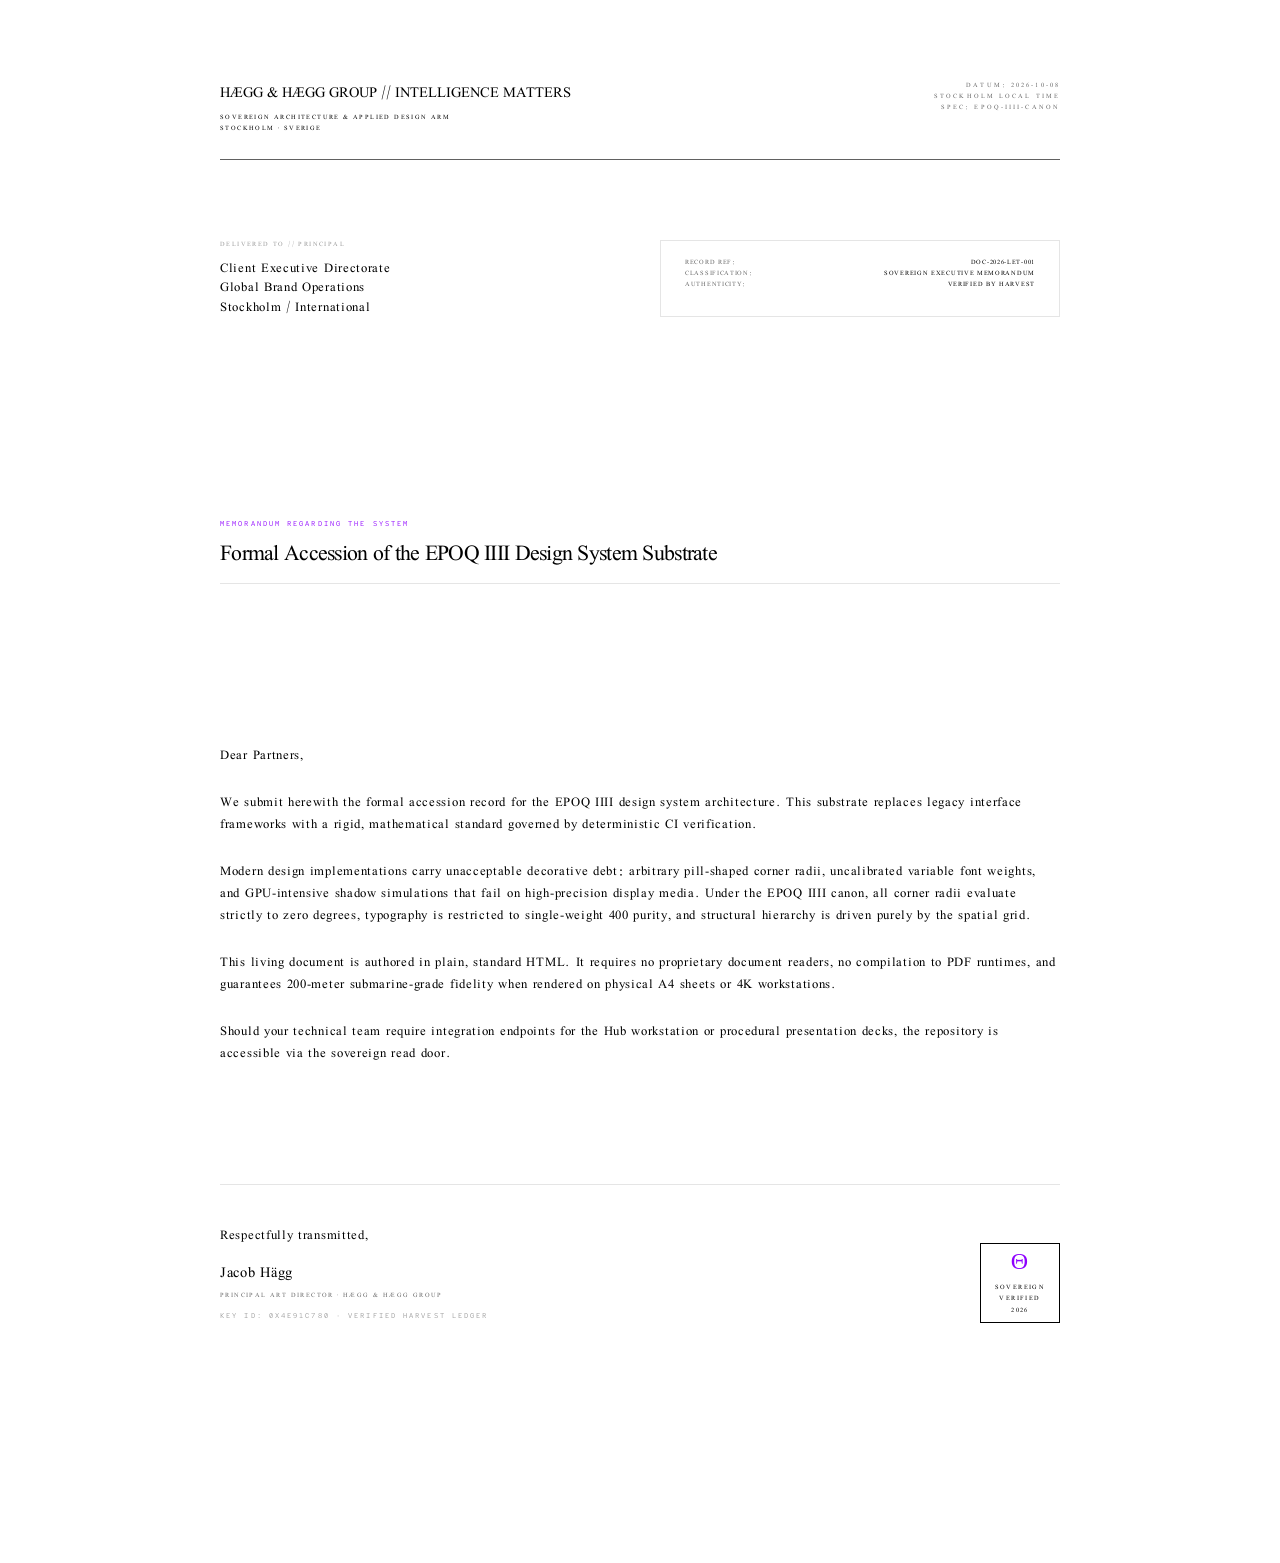
<file: letter-example.html>
<!DOCTYPE html>
<html lang="en">
<head>
<meta charset="utf-8">
<meta name="viewport" content="width=device-width, initial-scale=1">
<title>Formal Correspondence Letter — EPOQ IIII</title>
<link rel="preconnect" href="https://fonts.googleapis.com">
<link rel="preconnect" href="https://fonts.gstatic.com" crossorigin>
<link href="https://fonts.googleapis.com/css2?family=Red+Hat+Mono:wght@400&family=Scheherazade+New:wght@400&display=swap" rel="stylesheet">
<link rel="stylesheet" href="./styles.css">
<link rel="stylesheet" media="print" href="./print.css">
<style>
/* ── FORMAL CORRESPONDENCE STYLESHEET (A4 BOUND) ── */
.letter-stage {
  min-height: 100vh;
  display: flex;
  justify-content: center;
  padding: var(--s-5) var(--gutter);
  background: var(--paper);
}

.letter-sheet {
  width: 100%;
  max-width: var(--col-2); /* 800px nominal two-column spine */
  background: var(--paper);
  display: flex;
  flex-direction: column;
  position: relative;
}

/* Formal Header Block */
.letter-header {
  display: flex;
  justify-content: space-between;
  align-items: flex-start;
  padding-bottom: var(--s-4);
  border-bottom: var(--hairline) solid var(--line-box);
  margin-bottom: var(--s-5);
}

.letter-brand {
  font-family: var(--mono);
  font-size: var(--fz-mono-6);
  letter-spacing: var(--track-caps);
  text-transform: uppercase;
  color: var(--ink);
  line-height: 1.5;
}

.letter-brand .org-name {
  font-size: var(--fz-heading-3);
  font-family: var(--font-serif);
  display: block;
  margin-bottom: var(--s-1);
  letter-spacing: normal;
}

.letter-meta {
  text-align: right;
  font-family: var(--mono);
  font-size: var(--fz-mono-6);
  letter-spacing: var(--track-code);
  color: var(--ink-60);
  line-height: 1.6;
}

/* Recipient and Reference */
.letter-recipient-grid {
  display: grid;
  grid-template-columns: 1fr 1fr;
  gap: var(--gutter);
  margin-bottom: var(--s-5);
}

.recipient-block {
  font-size: var(--fz-body-1);
  line-height: 1.4;
  color: var(--ink);
}

.recipient-block .attn {
  font-family: var(--mono);
  font-size: var(--fz-mono-6);
  letter-spacing: var(--track-caps);
  color: var(--ink-40);
  text-transform: uppercase;
  display: block;
  margin-bottom: var(--s-1);
}

.docket-block {
  border: var(--hairline) solid var(--line-quiet);
  padding: var(--s-2) var(--s-3);
  font-family: var(--mono);
  font-size: var(--fz-mono-6);
  line-height: 1.6;
  color: var(--ink-60);
}

.docket-row {
  display: flex;
  justify-content: space-between;
}

.docket-row span:last-child {
  color: var(--ink);
}

/* Subject line */
.letter-subject {
  margin-bottom: var(--s-4);
  padding-bottom: var(--s-2);
  border-bottom: var(--hairline) solid var(--line-quiet);
}

.letter-subject h1 {
  font-size: var(--fz-page-title);
  line-height: 1.2;
  margin: 0;
  font-weight: 400;
}

/* Body Copy */
.letter-body {
  font-size: var(--fz-body-1);
  line-height: 1.6;
  color: var(--ink);
  display: flex;
  flex-direction: column;
  gap: var(--s-3);
  margin-bottom: var(--s-6);
}

.letter-body p {
  margin: 0;
}

/* Formal Sign-off & Seal */
.letter-signoff {
  display: flex;
  justify-content: space-between;
  align-items: flex-end;
  border-top: var(--hairline) solid var(--line-quiet);
  padding-top: var(--s-4);
  margin-top: auto;
}

.signoff-text {
  font-size: var(--fz-body-1);
  line-height: 1.4;
}

.signoff-signature {
  font-family: var(--font-serif);
  font-size: var(--fz-heading-3);
  margin: var(--s-2) 0 var(--s-1) 0;
}

.signoff-title {
  font-family: var(--mono);
  font-size: var(--fz-mono-6);
  letter-spacing: var(--track-caps);
  text-transform: uppercase;
  color: var(--ink-60);
}

.signoff-seal {
  width: var(--s-5); /* 80px nominal seal */
  height: var(--s-5);
  border: var(--hairline) solid var(--ink);
  display: flex;
  flex-direction: column;
  align-items: center;
  justify-content: center;
  text-align: center;
  font-family: var(--mono);
  font-size: var(--fz-mono-6);
  letter-spacing: var(--track-caps);
  text-transform: uppercase;
  padding: var(--s-1);
  box-sizing: border-box;
}

.signoff-seal .seal-glyph {
  font-size: var(--fz-page-title);
  line-height: 1;
  margin-bottom: var(--s-1);
  color: var(--signal-go);
}
</style>
</head>
<body>

<div class="letter-stage">
  <article class="letter-sheet">

    <!-- ── FORMAL LETTERHEAD ── -->
    <header class="letter-header">
      <div class="letter-brand">
        <span class="org-name">Hægg &amp; Hægg Group // Intelligence Matters</span>
        <span>SOVEREIGN ARCHITECTURE &amp; APPLIED DESIGN ARM</span><br>
        <span>STOCKHOLM · SVERIGE</span>
      </div>
      <div class="letter-meta">
        <div>DATUM: 2026-10-08</div>
        <div>STOCKHOLM LOCAL TIME</div>
        <div>SPEC: EPOQ-IIII-CANON</div>
      </div>
    </header>

    <!-- ── RECIPIENT & DOCKET ── -->
    <section class="letter-recipient-grid">
      <div class="recipient-block">
        <span class="attn">DELIVERED TO // PRINCIPAL</span>
        <span>Client Executive Directorate</span><br>
        Global Brand Operations<br>
        Stockholm / International
      </div>
      <div class="docket-block">
        <div class="docket-row">
          <span>RECORD REF:</span>
          <span>DOC-2026-LET-001</span>
        </div>
        <div class="docket-row">
          <span>CLASSIFICATION:</span>
          <span>SOVEREIGN EXECUTIVE MEMORANDUM</span>
        </div>
        <div class="docket-row">
          <span>AUTHENTICITY:</span>
          <span>VERIFIED BY HARVEST</span>
        </div>
      </div>
    </section>

    <!-- ── SUBJECT LINE ── -->
    <section class="letter-subject">
      <span class="mono m6 ann" style="color:var(--signal-go); display:block; margin-bottom:var(--s-1);">MEMORANDUM REGARDING THE SYSTEM</span>
      <h1>Formal Accession of the EPOQ IIII Design System Substrate</h1>
    </section>

    <!-- ── BODY CORRESPONDENCE ── -->
    <section class="letter-body">
      <p>Dear Partners,</p>

      <p>We submit herewith the formal accession record for the EPOQ IIII design system architecture. This substrate replaces legacy interface frameworks with a rigid, mathematical standard governed by deterministic CI verification.</p>

      <p>Modern design implementations carry unacceptable decorative debt: arbitrary pill-shaped corner radii, uncalibrated variable font weights, and GPU-intensive shadow simulations that fail on high-precision display media. Under the EPOQ IIII canon, all corner radii evaluate strictly to zero degrees, typography is restricted to single-weight 400 purity, and structural hierarchy is driven purely by the spatial grid.</p>

      <p>This living document is authored in plain, standard HTML. It requires no proprietary document readers, no compilation to PDF runtimes, and guarantees 200-meter submarine-grade fidelity when rendered on physical A4 sheets or 4K workstations.</p>

      <p>Should your technical team require integration endpoints for the Hub workstation or procedural presentation decks, the repository is accessible via the sovereign read door.</p>
    </section>

    <!-- ── SIGN-OFF & FORENSIC SEAL ── -->
    <footer class="letter-signoff">
      <div class="signoff-text">
        <span>Respectfully transmitted,</span>
        <div class="signoff-signature">Jacob Hägg</div>
        <div class="signoff-title">Principal Art Director · Hægg &amp; Hægg Group</div>
        <div class="mono m6" style="color:var(--ink-40); margin-top:var(--s-1);">KEY ID: 0x4E91C780 · VERIFIED HARVEST LEDGER</div>
      </div>
      <div class="signoff-seal">
        <span class="seal-glyph">Θ</span>
        <span>SOVEREIGN<br>VERIFIED<br>2026</span>
      </div>
    </footer>

  </article>
</div>

</body>
</html>
</file>
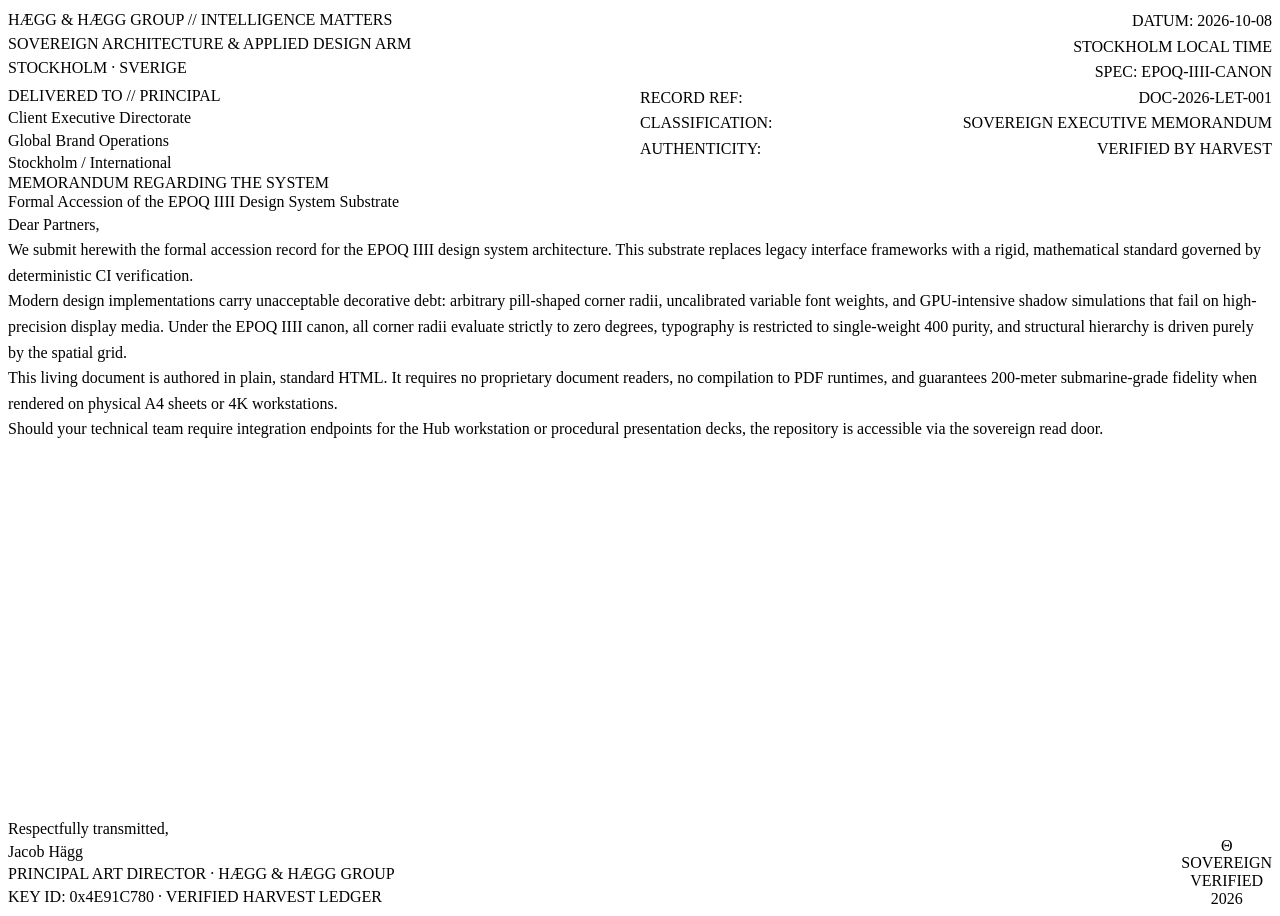
<file: letter.html>
<!DOCTYPE html>
<html lang="en">
<head>
<meta charset="utf-8">
<meta name="viewport" content="width=device-width, initial-scale=1">
<title>Formal Correspondence Letter — EPOQ IIII</title>
<link rel="preconnect" href="https://fonts.googleapis.com">
<link rel="preconnect" href="https://fonts.gstatic.com" crossorigin>
<link href="https://fonts.googleapis.com/css2?family=Red+Hat+Mono:wght@400&family=Scheherazade+New:wght@400&display=swap" rel="stylesheet">
<link rel="stylesheet" href="https://www.intelligencematters.se/epoq/styles.css">
<link rel="stylesheet" media="print" href="./print.css">
<style>
/* ── FORMAL CORRESPONDENCE STYLESHEET (A4 BOUND) ── */
.letter-stage {
  min-height: 100vh;
  display: flex;
  justify-content: center;
  padding: var(--s-5) var(--gutter);
  background: var(--paper);
}

.letter-sheet {
  width: 100%;
  max-width: var(--col-2); /* 800px nominal two-column spine */
  background: var(--paper);
  display: flex;
  flex-direction: column;
  position: relative;
}

/* Formal Header Block */
.letter-header {
  display: flex;
  justify-content: space-between;
  align-items: flex-start;
  padding-bottom: var(--s-3);
  margin-bottom: var(--s-5);
}

.letter-brand {
  font-family: var(--mono);
  font-size: var(--fz-mono-6);
  letter-spacing: var(--track-caps);
  text-transform: uppercase;
  color: var(--ink);
  line-height: 1.5;
}

.letter-brand .org-name {
  font-size: var(--fz-heading-3);
  font-family: var(--font-serif);
  display: block;
  margin-bottom: var(--s-1);
  letter-spacing: normal;
}

.letter-meta {
  text-align: right;
  font-family: var(--mono);
  font-size: var(--fz-mono-6);
  letter-spacing: var(--track-code);
  color: var(--ink-60);
  line-height: 1.6;
}

/* Recipient and Reference */
.letter-recipient-grid {
  display: grid;
  grid-template-columns: 1fr 1fr;
  gap: var(--gutter);
  margin-bottom: var(--s-5);
}

.recipient-block {
  font-size: var(--fz-body-1);
  line-height: 1.4;
  color: var(--ink);
}

.recipient-block .attn {
  font-family: var(--mono);
  font-size: var(--fz-mono-6);
  letter-spacing: var(--track-caps);
  color: var(--ink-40);
  text-transform: uppercase;
  display: block;
  margin-bottom: var(--s-1);
}

.docket-block {
  border: var(--hairline) solid var(--line-quiet);
  padding: var(--s-2) var(--s-3);
  font-family: var(--mono);
  font-size: var(--fz-mono-6);
  line-height: 1.6;
  color: var(--ink-60);
}

.docket-row {
  display: flex;
  justify-content: space-between;
}

.docket-row span:last-child {
  color: var(--ink);
}

/* Subject line */
.letter-subject {
  margin-bottom: var(--s-4);
  padding-bottom: var(--s-2);
}

.letter-subject h1 {
  font-size: var(--fz-page-title);
  line-height: 1.2;
  margin: 0;
  font-weight: 400;
}

/* Body Copy */
.letter-body {
  font-size: var(--fz-body-1);
  line-height: 1.6;
  color: var(--ink);
  display: flex;
  flex-direction: column;
  gap: var(--s-3);
  margin-bottom: var(--s-6);
}

.letter-body p {
  margin: 0;
}

/* Formal Sign-off & Seal */
.letter-signoff {
  display: flex;
  justify-content: space-between;
  align-items: flex-end;
  padding-top: var(--s-4);
  margin-top: auto;
}

.signoff-text {
  font-size: var(--fz-body-1);
  line-height: 1.4;
}

.signoff-signature {
  font-family: var(--font-serif);
  font-size: var(--fz-heading-3);
  margin: var(--s-2) 0 var(--s-1) 0;
}

.signoff-title {
  font-family: var(--mono);
  font-size: var(--fz-mono-6);
  letter-spacing: var(--track-caps);
  text-transform: uppercase;
  color: var(--ink-60);
}

.signoff-seal {
  width: var(--s-5); /* 80px nominal seal */
  height: var(--s-5);
  border: var(--hairline) solid var(--ink);
  display: flex;
  flex-direction: column;
  align-items: center;
  justify-content: center;
  text-align: center;
  font-family: var(--mono);
  font-size: var(--fz-mono-6);
  letter-spacing: var(--track-caps);
  text-transform: uppercase;
  padding: var(--s-1);
  box-sizing: border-box;
}

.signoff-seal .seal-glyph {
  font-size: var(--fz-page-title);
  line-height: 1;
  margin-bottom: var(--s-1);
  color: var(--signal-go);
}
</style>
</head>
<body>

<div class="letter-stage">
  <article class="letter-sheet">

    <!-- ── FORMAL LETTERHEAD ── -->
    <header class="letter-header">
      <div class="letter-brand">
        <span class="org-name">Hægg &amp; Hægg Group // Intelligence Matters</span>
        <span>SOVEREIGN ARCHITECTURE &amp; APPLIED DESIGN ARM</span><br>
        <span>STOCKHOLM · SVERIGE</span>
      </div>
      <div class="letter-meta">
        <div>DATUM: 2026-10-08</div>
        <div>STOCKHOLM LOCAL TIME</div>
        <div>SPEC: EPOQ-IIII-CANON</div>
      </div>
    </header>

    <!-- ── RECIPIENT & DOCKET ── -->
    <section class="letter-recipient-grid">
      <div class="recipient-block">
        <span class="attn">DELIVERED TO // PRINCIPAL</span>
        <span>Client Executive Directorate</span><br>
        Global Brand Operations<br>
        Stockholm / International
      </div>
      <div class="docket-block">
        <div class="docket-row">
          <span>RECORD REF:</span>
          <span>DOC-2026-LET-001</span>
        </div>
        <div class="docket-row">
          <span>CLASSIFICATION:</span>
          <span>SOVEREIGN EXECUTIVE MEMORANDUM</span>
        </div>
        <div class="docket-row">
          <span>AUTHENTICITY:</span>
          <span>VERIFIED BY HARVEST</span>
        </div>
      </div>
    </section>

    <!-- ── SUBJECT LINE ── -->
    <section class="letter-subject">
      <span class="mono m6 ann" style="color:var(--signal-go); display:block; margin-bottom:var(--s-1);">MEMORANDUM REGARDING THE SYSTEM</span>
      <h1>Formal Accession of the EPOQ IIII Design System Substrate</h1>
    </section>

    <!-- ── BODY CORRESPONDENCE ── -->
    <section class="letter-body">
      <p>Dear Partners,</p>

      <p>We submit herewith the formal accession record for the EPOQ IIII design system architecture. This substrate replaces legacy interface frameworks with a rigid, mathematical standard governed by deterministic CI verification.</p>

      <p>Modern design implementations carry unacceptable decorative debt: arbitrary pill-shaped corner radii, uncalibrated variable font weights, and GPU-intensive shadow simulations that fail on high-precision display media. Under the EPOQ IIII canon, all corner radii evaluate strictly to zero degrees, typography is restricted to single-weight 400 purity, and structural hierarchy is driven purely by the spatial grid.</p>

      <p>This living document is authored in plain, standard HTML. It requires no proprietary document readers, no compilation to PDF runtimes, and guarantees 200-meter submarine-grade fidelity when rendered on physical A4 sheets or 4K workstations.</p>

      <p>Should your technical team require integration endpoints for the Hub workstation or procedural presentation decks, the repository is accessible via the sovereign read door.</p>
    </section>

    <!-- ── SIGN-OFF & FORENSIC SEAL ── -->
    <footer class="letter-signoff">
      <div class="signoff-text">
        <span>Respectfully transmitted,</span>
        <div class="signoff-signature">Jacob Hägg</div>
        <div class="signoff-title">Principal Art Director · Hægg &amp; Hægg Group</div>
        <div class="mono m6" style="color:var(--ink-40); margin-top:var(--s-1);">KEY ID: 0x4E91C780 · VERIFIED HARVEST LEDGER</div>
      </div>
      <div class="signoff-seal">
        <span class="seal-glyph">Θ</span>
        <span>SOVEREIGN<br>VERIFIED<br>2026</span>
      </div>
    </footer>

  </article>
</div>

</body>
</html>
</file>
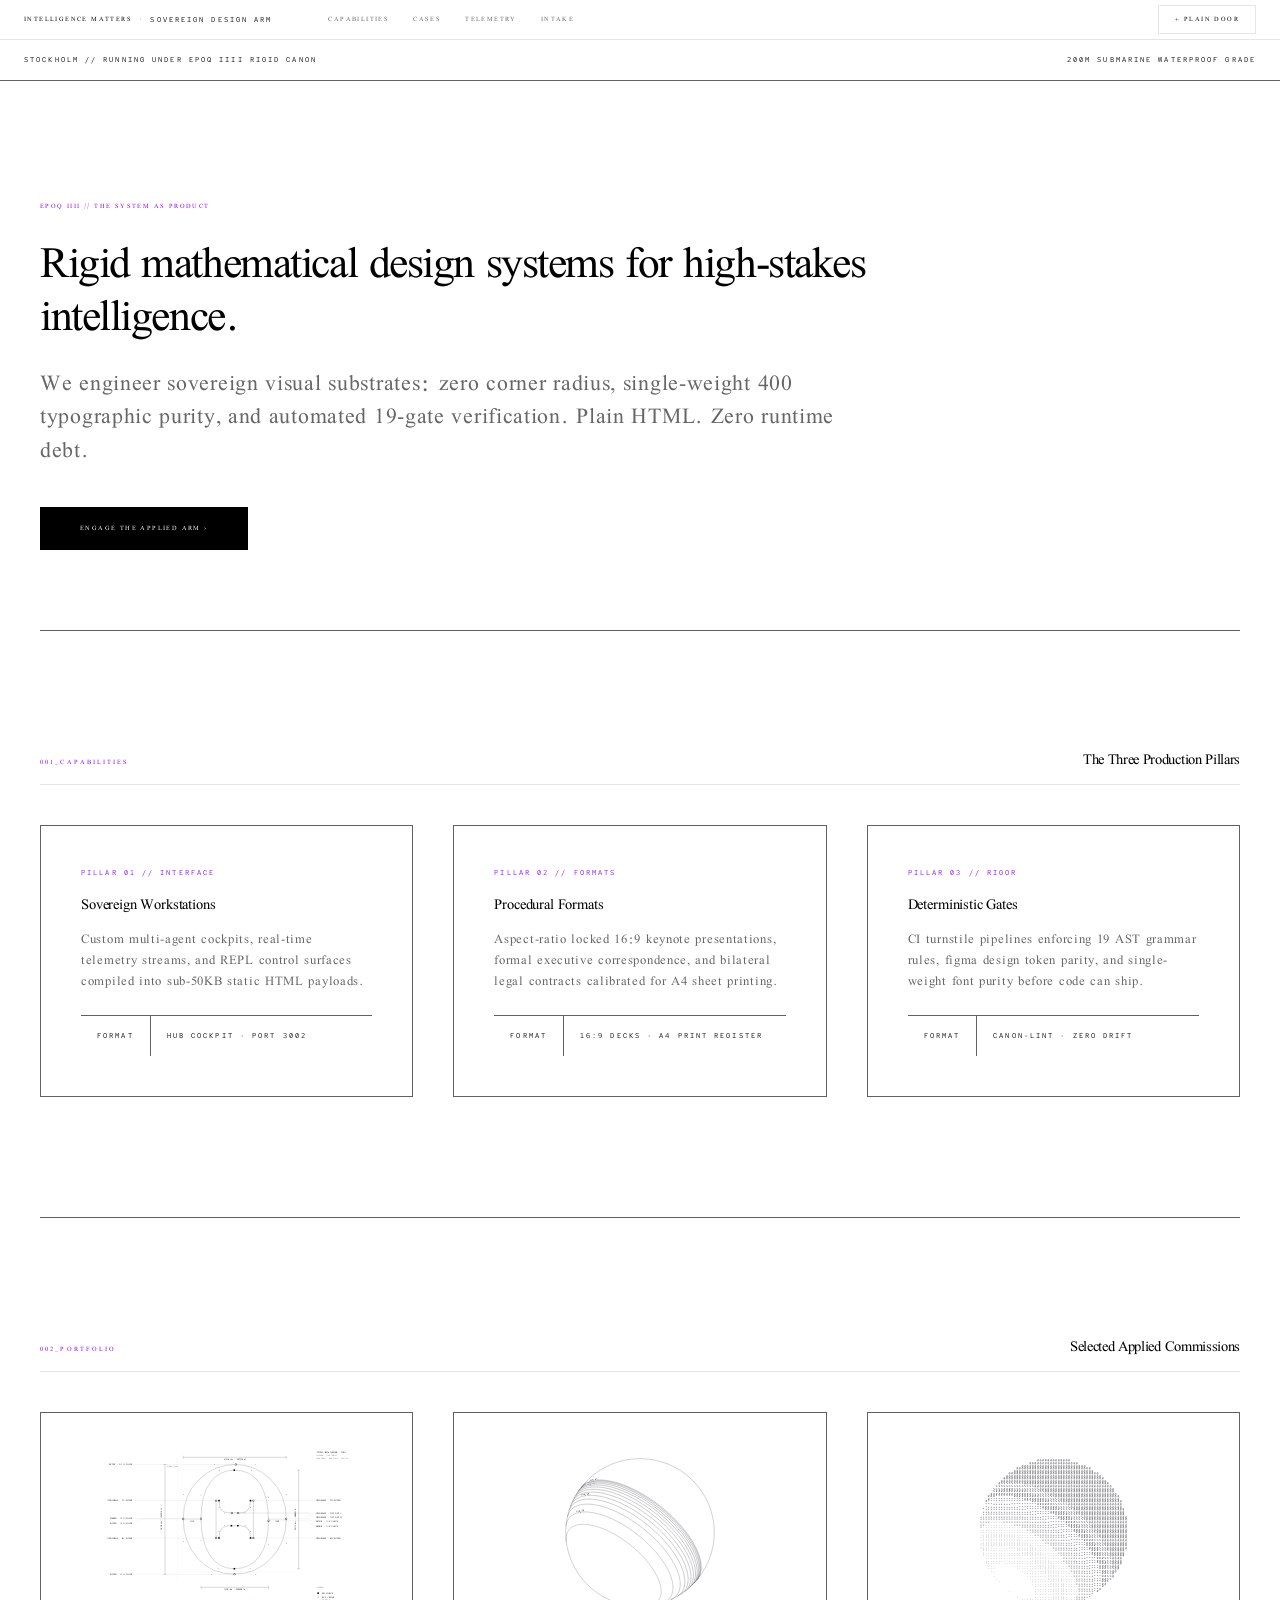
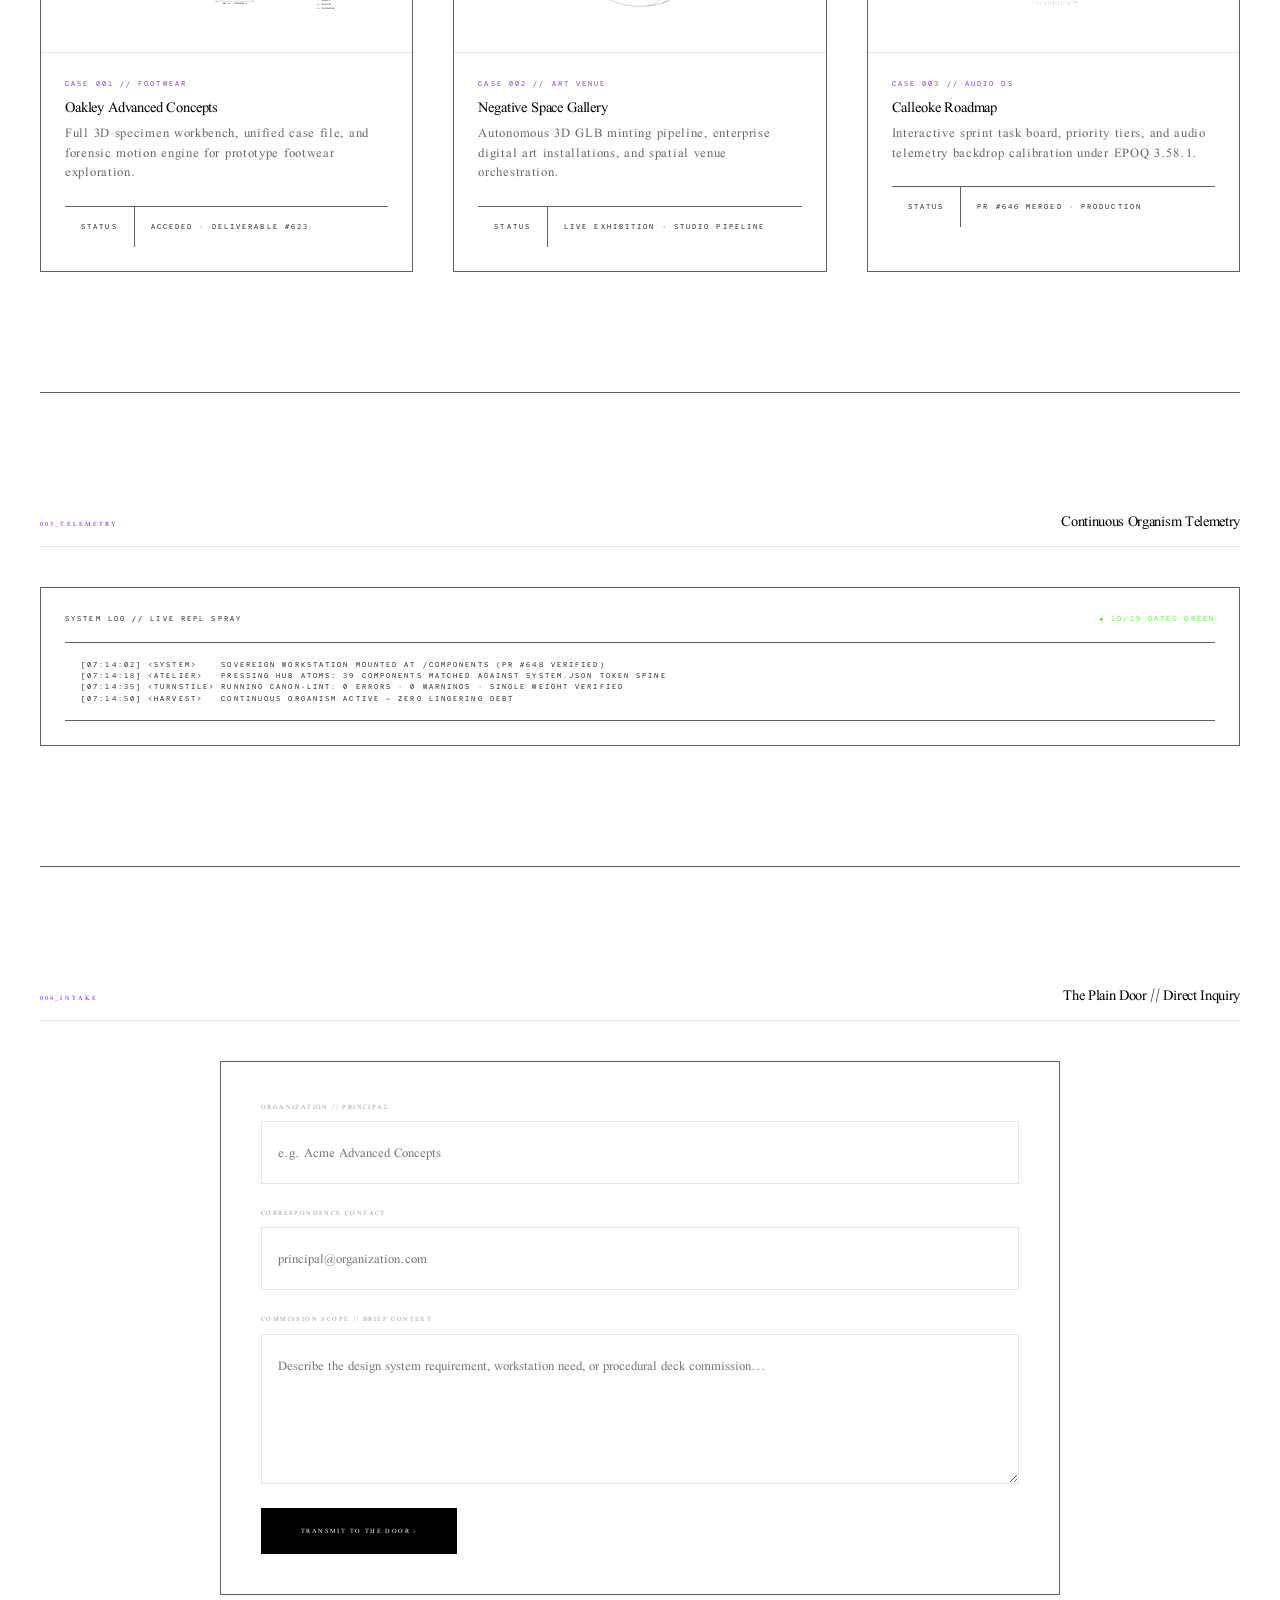
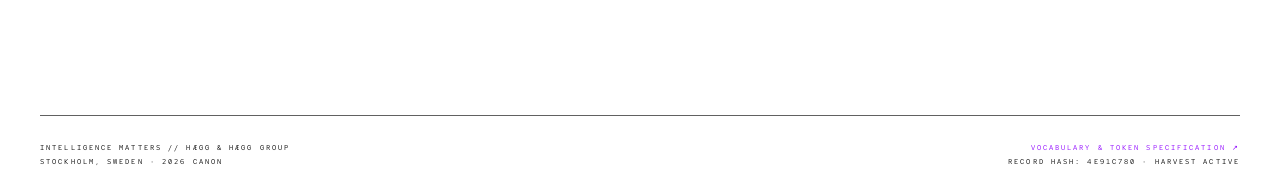
<file: site-example.html>
<!DOCTYPE html>
<html lang="en">
<head>
<meta charset="utf-8">
<meta name="viewport" content="width=device-width, initial-scale=1">
<title>Intelligence Matters — Sovereign Design Substrate</title>
<link rel="preconnect" href="https://fonts.googleapis.com">
<link rel="preconnect" href="https://fonts.gstatic.com" crossorigin>
<link href="https://fonts.googleapis.com/css2?family=Red+Hat+Mono:wght@400&family=Scheherazade+New:wght@400&display=swap" rel="stylesheet">
<link rel="stylesheet" href="./styles.css">
<link rel="stylesheet" media="print" href="./print.css">
<style>
/* ══════════════════════════════════════════════════════════════════════
   EPOQ IIII · SOVEREIGN COMPANY WEBSITE ARCHETYPE
   Sovereign 2-row chrome, capabilities pillars, case studies, telemetry.
   ══════════════════════════════════════════════════════════════════════ */

body {
  margin: 0;
  padding: 0;
  background: var(--paper);
  color: var(--ink);
  font-family: var(--font-serif);
  font-synthesis: none;
}

/* ── 2-ROW SOVEREIGN SITE CHROME ── */
.site-chrome {
  background: var(--paper);
  border-bottom: var(--hairline) solid var(--line-box);
  position: sticky;
  top: 0;
  z-index: 100;
  display: flex;
  flex-direction: column;
}

.site-chrome-row1 {
  display: flex;
  align-items: center;
  height: 40px; /* canon-lint:allow — E19: chrome row height (40 grid) */
  padding: 0 var(--s-3);
  border-bottom: var(--hairline) solid var(--line-quiet);
  gap: var(--s-2);
}

.site-chrome-row2 {
  display: flex;
  align-items: center;
  justify-content: space-between;
  height: 40px; /* canon-lint:allow — E19: subbar row height (40 grid: 40+40=80px total) */
  padding: 0 var(--s-3);
  background: var(--paper);
}

.site-brand {
  font-family: var(--mono);
  font-size: var(--fz-mono-6);
  letter-spacing: var(--track-caps);
  text-transform: uppercase;
  color: var(--ink);
  text-decoration: none;
  display: flex;
  align-items: center;
  gap: var(--s-1);
}

.site-brand .dot {
  color: var(--signal-go);
}

.site-nav {
  margin-left: var(--s-4);
  display: flex;
  gap: var(--s-3);
}

.site-nav-link {
  font-family: var(--mono);
  font-size: var(--fz-mono-6);
  letter-spacing: var(--track-caps);
  text-transform: uppercase;
  color: var(--ink-60);
  text-decoration: none;
  transition: color 0.15s ease;
}

.site-nav-link:hover {
  color: var(--ink);
}

.site-btn-intake {
  margin-left: auto;
  font-family: var(--mono);
  font-size: var(--fz-mono-6);
  letter-spacing: var(--track-caps);
  text-transform: uppercase;
  background: transparent;
  color: var(--ink);
  border: var(--hairline) solid var(--line-quiet);
  padding: var(--s-1) var(--s-2);
  cursor: pointer;
  border-radius: var(--radius-print);
  text-decoration: none;
  transition: opacity 0.15s ease;
}

.site-btn-intake:hover {
  border-color: var(--ink);
  background: var(--line-quiet);
}

/* ── CONTAINER WRAPPER ── */
.site-frame {
  max-width: var(--content);
  margin: 0 auto;
  padding: 0 var(--gutter);
}

/* ── HERO STAGE ── */
.site-hero {
  padding-block: var(--s-6) var(--s-5);
  border-bottom: var(--hairline) solid var(--line-box);
}

.site-hero-kicker {
  font-family: var(--mono);
  font-size: var(--fz-mono-6);
  letter-spacing: var(--track-caps);
  text-transform: uppercase;
  color: var(--signal-go);
  margin-bottom: var(--s-3);
}

.site-hero-title {
  font-size: var(--fz-h0);
  line-height: 1.1;
  margin: 0 0 var(--s-3) 0;
  font-weight: 400;
  max-width: var(--col-2);
}

.site-hero-lead {
  font-size: var(--fz-page-title);
  line-height: 1.4;
  color: var(--ink-60);
  max-width: var(--col-2);
  margin: 0 0 var(--s-4) 0;
}

/* ── SECTION MARK HEADINGS ── */
.site-section {
  padding-block: var(--s-6);
  border-bottom: var(--hairline) solid var(--line-box);
}

.section-head {
  display: flex;
  align-items: baseline;
  justify-content: space-between;
  margin-bottom: var(--s-4);
  border-bottom: var(--hairline) solid var(--line-quiet);
  padding-bottom: var(--s-2);
}

.section-code {
  font-family: var(--mono);
  font-size: var(--fz-mono-6);
  letter-spacing: var(--track-code);
  color: var(--signal-go);
}

.section-title {
  font-size: var(--fz-heading-3);
  margin: 0;
  font-weight: 400;
}

/* ── 3-COLUMN CAPABILITIES GRID ── */
.pillars-grid {
  display: grid;
  grid-template-columns: repeat(3, 1fr);
  gap: var(--gutter);
}

.pillar-card {
  border: var(--hairline) solid var(--line-box);
  padding: var(--s-4);
  display: flex;
  flex-direction: column;
}

.pillar-card-title {
  font-size: var(--fz-heading-3);
  margin: var(--s-2) 0 var(--s-2) 0;
  font-weight: 400;
}

.pillar-card-text {
  font-size: var(--fz-body-1);
  line-height: 1.5;
  color: var(--ink-60);
  margin: 0 0 var(--s-3) 0;
  flex: 1;
}

/* ── SELECTED CASES GRID ── */
.cases-grid {
  display: grid;
  grid-template-columns: repeat(3, 1fr);
  gap: var(--gutter);
}

.case-card {
  border: var(--hairline) solid var(--line-box);
  display: flex;
  flex-direction: column;
}

.case-media {
  height: var(--stage-half);
  border-bottom: var(--hairline) solid var(--line-quiet);
  background: var(--paper);
  display: flex;
  align-items: center;
  justify-content: center;
  overflow: hidden;
}

.case-media img {
  max-width: 70%;
  max-height: 70%;
  object-fit: contain;
}

.case-content {
  padding: var(--s-3);
  display: flex;
  flex-direction: column;
  flex: 1;
}

.case-title {
  font-size: var(--fz-heading-3);
  margin: 0 0 var(--s-1) 0;
  font-weight: 400;
}

.case-summary {
  font-size: var(--fz-body-1);
  line-height: 1.4;
  color: var(--ink-60);
  margin: 0 0 var(--s-3) 0;
}

/* ── THE PLAIN DOOR (INTAKE FORM) ── */
.intake-box {
  border: var(--hairline) solid var(--line-box);
  padding: var(--s-4);
  max-width: var(--col-2);
  margin: 0 auto;
}

.intake-field {
  display: flex;
  flex-direction: column;
  margin-bottom: var(--s-3);
}

.intake-label {
  font-family: var(--mono);
  font-size: var(--fz-mono-6);
  letter-spacing: var(--track-caps);
  text-transform: uppercase;
  color: var(--ink-40);
  margin-bottom: var(--s-1);
}

.intake-input, .intake-textarea {
  font-family: var(--mono);
  font-size: var(--fz-body-1);
  color: var(--ink);
  background: var(--paper);
  border: var(--hairline) solid var(--line-quiet);
  padding: var(--s-2);
  outline: none;
  border-radius: var(--radius-print);
}

.intake-input:focus, .intake-textarea:focus {
  border-color: var(--ink);
}

.intake-submit {
  font-family: var(--mono);
  font-size: var(--fz-mono-6);
  letter-spacing: var(--track-caps);
  text-transform: uppercase;
  background: var(--ink);
  color: var(--paper);
  border: none;
  padding: var(--s-2) var(--s-4);
  cursor: pointer;
  border-radius: var(--radius-print);
}

/* ── SITE FOOTER (80PX ON 40 GRID) ── */
.site-footer {
  height: 80px; /* canon-lint:allow — E19: footer height (40 grid: 2x40) */
  border-top: var(--hairline) solid var(--line-box);
  display: flex;
  justify-content: space-between;
  align-items: center;
  box-sizing: border-box;
}
</style>
</head>
<body>

<!-- ── 2-ROW SOVEREIGN HEADER ── -->
<header class="site-chrome">
  <div class="site-chrome-row1">
    <a href="./" class="site-brand">
      <span>INTELLIGENCE MATTERS</span>
      <span class="dot">·</span>
      <span class="mono m6 ann">SOVEREIGN DESIGN ARM</span>
    </a>
    <nav class="site-nav">
      <a href="#capabilities" class="site-nav-link">Capabilities</a>
      <a href="#cases" class="site-nav-link">Cases</a>
      <a href="#telemetry" class="site-nav-link">Telemetry</a>
      <a href="#intake" class="site-nav-link">Intake</a>
    </nav>
    <a href="#intake" class="site-btn-intake">+ Plain Door</a>
  </div>
  <div class="site-chrome-row2">
    <span class="mono m6 ann">STOCKHOLM // RUNNING UNDER EPOQ IIII RIGID CANON</span>
    <span class="mono m6 ann">200M SUBMARINE WATERPROOF GRADE</span>
  </div>
</header>

<div class="site-frame">

  <!-- ── HERO STAGE ── -->
  <section class="site-hero">
    <div class="site-hero-kicker">EPOQ IIII // THE SYSTEM AS PRODUCT</div>
    <h1 class="site-hero-title">Rigid mathematical design systems for high-stakes intelligence.</h1>
    <p class="site-hero-lead">We engineer sovereign visual substrates: zero corner radius, single-weight 400 typographic purity, and automated 19-gate verification. Plain HTML. Zero runtime debt.</p>
    <a href="#intake" class="intake-submit" style="display:inline-block; text-decoration:none;">Engage the Applied Arm ›</a>
  </section>

  <!-- ── SECTION 01: CAPABILITIES ── -->
  <section class="site-section" id="capabilities">
    <div class="section-head">
      <span class="section-code">001_CAPABILITIES</span>
      <h2 class="section-title">The Three Production Pillars</h2>
    </div>
    <div class="pillars-grid">
      <article class="pillar-card">
        <span class="mono m6 ann" style="color:var(--signal-go);">PILLAR 01 // INTERFACE</span>
        <h3 class="pillar-card-title">Sovereign Workstations</h3>
        <p class="pillar-card-text">Custom multi-agent cockpits, real-time telemetry streams, and REPL control surfaces compiled into sub-50KB static HTML payloads.</p>
        <div class="spec-rail mono m6">
          <span class="family">format</span>
          <span>Hub Cockpit · Port 3002</span>
        </div>
      </article>

      <article class="pillar-card">
        <span class="mono m6 ann" style="color:var(--signal-go);">PILLAR 02 // FORMATS</span>
        <h3 class="pillar-card-title">Procedural Formats</h3>
        <p class="pillar-card-text">Aspect-ratio locked 16:9 keynote presentations, formal executive correspondence, and bilateral legal contracts calibrated for A4 sheet printing.</p>
        <div class="spec-rail mono m6">
          <span class="family">format</span>
          <span>16:9 Decks · A4 Print Register</span>
        </div>
      </article>

      <article class="pillar-card">
        <span class="mono m6 ann" style="color:var(--signal-go);">PILLAR 03 // RIGOR</span>
        <h3 class="pillar-card-title">Deterministic Gates</h3>
        <p class="pillar-card-text">CI turnstile pipelines enforcing 19 AST grammar rules, figma design token parity, and single-weight font purity before code can ship.</p>
        <div class="spec-rail mono m6">
          <span class="family">format</span>
          <span>canon-lint · Zero Drift</span>
        </div>
      </article>
    </div>
  </section>

  <!-- ── SECTION 02: SELECTED CASES ── -->
  <section class="site-section" id="cases">
    <div class="section-head">
      <span class="section-code">002_PORTFOLIO</span>
      <h2 class="section-title">Selected Applied Commissions</h2>
    </div>
    <div class="cases-grid">
      <article class="case-card">
        <div class="case-media">
          <img src="identity/theta-construction.svg" alt="Oakley Case Study">
        </div>
        <div class="case-content">
          <span class="mono m6 ann" style="color:var(--signal-go); margin-bottom:var(--s-1);">CASE 001 // FOOTWEAR</span>
          <h3 class="case-title">Oakley Advanced Concepts</h3>
          <p class="case-summary">Full 3D specimen workbench, unified case file, and forensic motion engine for prototype footwear exploration.</p>
          <div class="spec-rail mono m6">
            <span class="family">status</span>
            <span>Acceded · Deliverable #623</span>
          </div>
        </div>
      </article>

      <article class="case-card">
        <div class="case-media">
          <img src="circles/sphere-contour.svg" alt="Negative Space Case Study">
        </div>
        <div class="case-content">
          <span class="mono m6 ann" style="color:var(--signal-go); margin-bottom:var(--s-1);">CASE 002 // ART VENUE</span>
          <h3 class="case-title">Negative Space Gallery</h3>
          <p class="case-summary">Autonomous 3D GLB minting pipeline, enterprise digital art installations, and spatial venue orchestration.</p>
          <div class="spec-rail mono m6">
            <span class="family">status</span>
            <span>Live Exhibition · Studio Pipeline</span>
          </div>
        </div>
      </article>

      <article class="case-card">
        <div class="case-media">
          <img src="circles/sphere-glyphraster.svg" alt="Calleoke Case Study">
        </div>
        <div class="case-content">
          <span class="mono m6 ann" style="color:var(--signal-go); margin-bottom:var(--s-1);">CASE 003 // AUDIO OS</span>
          <h3 class="case-title">Calleoke Roadmap</h3>
          <p class="case-summary">Interactive sprint task board, priority tiers, and audio telemetry backdrop calibration under EPOQ 3.58.1.</p>
          <div class="spec-rail mono m6">
            <span class="family">status</span>
            <span>PR #646 Merged · Production</span>
          </div>
        </div>
      </article>
    </div>
  </section>

  <!-- ── SECTION 03: LIVE TELEMETRY ── -->
  <section class="site-section" id="telemetry">
    <div class="section-head">
      <span class="section-code">003_TELEMETRY</span>
      <h2 class="section-title">Continuous Organism Telemetry</h2>
    </div>
    <div class="pillar-card" style="padding:var(--s-3);">
      <div class="mono m6 ann" style="margin-bottom:var(--s-2); display:flex; justify-content:space-between;">
        <span>SYSTEM LOG // LIVE REPL SPRAY</span>
        <span style="color:var(--signal-live);">● 19/19 GATES GREEN</span>
      </div>
      <pre class="mono m6" style="margin:0; line-height:1.6; color:var(--ink);">[07:14:02] &lt;SYSTEM&gt;    Sovereign workstation mounted at /components (PR #648 verified)
[07:14:18] &lt;ATELIER&gt;   Pressing hub atoms: 39 components matched against system.json token spine
[07:14:35] &lt;TURNSTILE&gt; Running canon-lint: 0 errors · 0 warnings · single weight verified
[07:14:50] &lt;HARVEST&gt;   Continuous organism active — zero lingering debt</pre>
    </div>
  </section>

  <!-- ── SECTION 04: THE PLAIN DOOR (INTAKE) ── -->
  <section class="site-section" id="intake" style="border-bottom:none;">
    <div class="section-head">
      <span class="section-code">004_INTAKE</span>
      <h2 class="section-title">The Plain Door // Direct Inquiry</h2>
    </div>
    <div class="intake-box">
      <div class="intake-field">
        <label class="intake-label">ORGANIZATION // PRINCIPAL</label>
        <input type="text" class="intake-input" placeholder="e.g. Acme Advanced Concepts">
      </div>
      <div class="intake-field">
        <label class="intake-label">CORRESPONDENCE CONTACT</label>
        <input type="email" class="intake-input" placeholder="principal@organization.com">
      </div>
      <div class="intake-field">
        <label class="intake-label">COMMISSION SCOPE // BRIEF CONTEXT</label>
        <textarea rows="4" class="intake-textarea" placeholder="Describe the design system requirement, workstation need, or procedural deck commission..."></textarea>
      </div>
      <button type="button" class="intake-submit">Transmit to the Door ›</button>
    </div>
  </section>

  <!-- ── SOVEREIGN FOOTER ── -->
  <footer class="site-footer">
    <div class="mono m6 ann">
      <span>INTELLIGENCE MATTERS // HÆGG &amp; HÆGG GROUP</span><br>
      <span>STOCKHOLM, SWEDEN · 2026 CANON</span>
    </div>
    <div class="mono m6 ann" style="text-align:right;">
      <a href="https://www.intelligencematters.se/epoq/" style="color:var(--signal-go); text-decoration:none;">VOCABULARY &amp; TOKEN SPECIFICATION ↗</a><br>
      <span>RECORD HASH: 4e91c780 · HARVEST ACTIVE</span>
    </div>
  </footer>

</div>

</body>
</html>
</file>
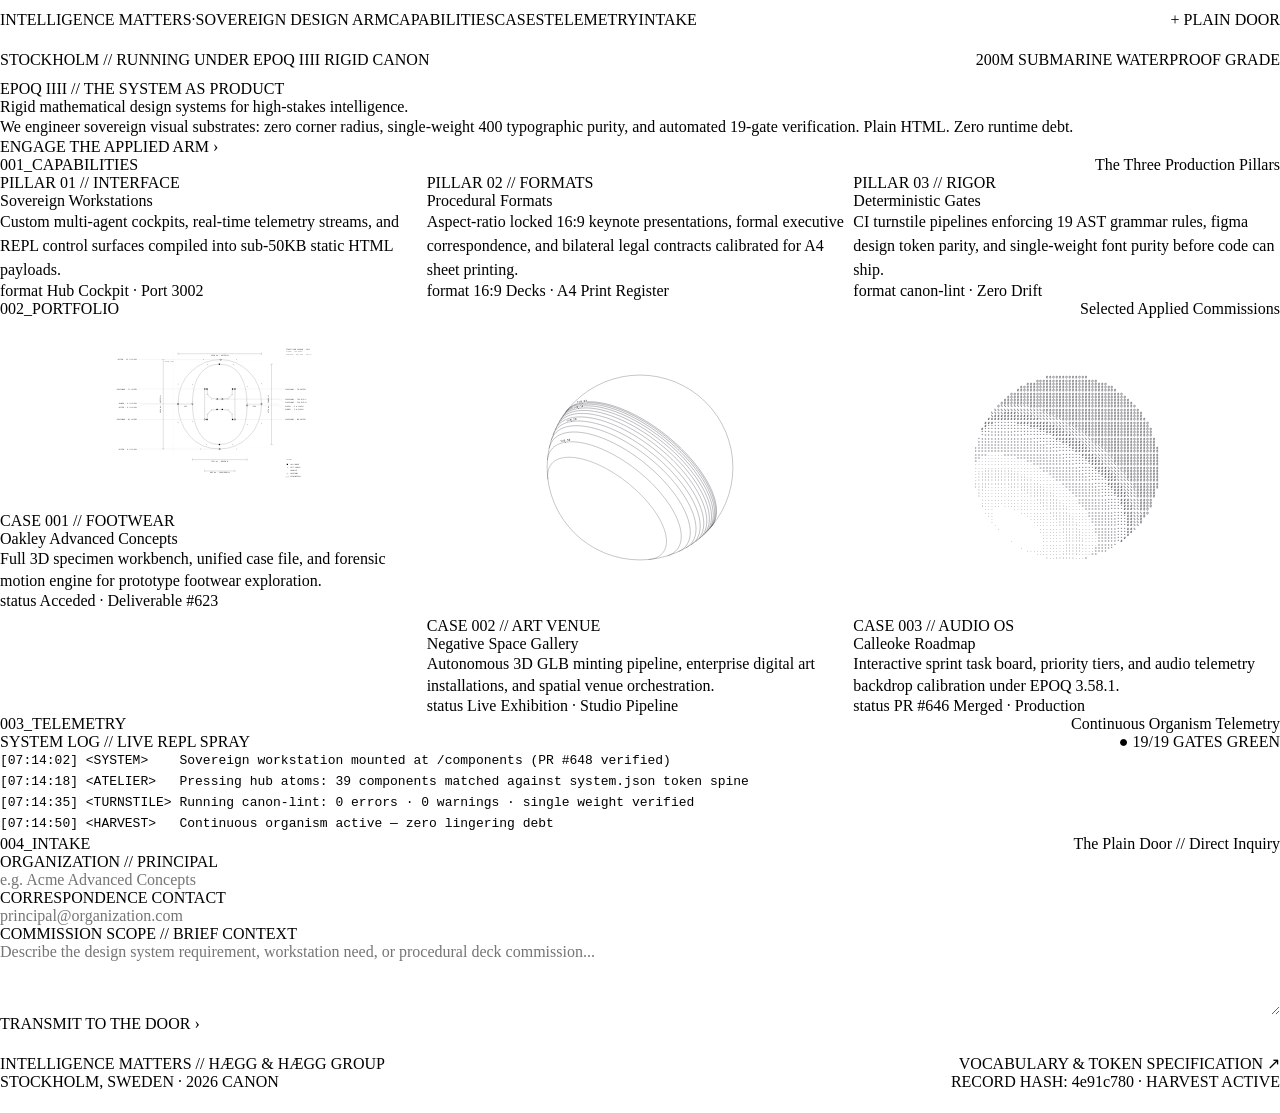
<file: site.html>
<!DOCTYPE html>
<html lang="en">
<head>
<meta charset="utf-8">
<meta name="viewport" content="width=device-width, initial-scale=1">
<title>Intelligence Matters — Sovereign Design Substrate</title>
<link rel="preconnect" href="https://fonts.googleapis.com">
<link rel="preconnect" href="https://fonts.gstatic.com" crossorigin>
<link href="https://fonts.googleapis.com/css2?family=Red+Hat+Mono:wght@400&family=Scheherazade+New:wght@400&display=swap" rel="stylesheet">
<link rel="stylesheet" href="https://www.intelligencematters.se/epoq/styles.css">
<link rel="stylesheet" media="print" href="./print.css">
<style>
/* ══════════════════════════════════════════════════════════════════════
   EPOQ IIII · SOVEREIGN COMPANY WEBSITE ARCHETYPE
   Sovereign 2-row chrome, capabilities pillars, case studies, telemetry.
   ══════════════════════════════════════════════════════════════════════ */

body {
  margin: 0;
  padding: 0;
  background: var(--paper);
  color: var(--ink);
  font-family: var(--font-serif);
  font-synthesis: none;
}

/* ── 2-ROW SOVEREIGN SITE CHROME ── */
.site-chrome {
  background: var(--paper);
  border-bottom: var(--hairline) solid var(--line-box);
  position: sticky;
  top: 0;
  z-index: 100;
  display: flex;
  flex-direction: column;
}

.site-chrome-row1 {
  display: flex;
  align-items: center;
  height: 40px; /* canon-lint:allow — E19: chrome row height (40 grid) */
  padding: 0 var(--s-3);
  border-bottom: var(--hairline) solid var(--line-quiet);
  gap: var(--s-2);
}

.site-chrome-row2 {
  display: flex;
  align-items: center;
  justify-content: space-between;
  height: 40px; /* canon-lint:allow — E19: subbar row height (40 grid: 40+40=80px total) */
  padding: 0 var(--s-3);
  background: var(--paper);
}

.site-brand {
  font-family: var(--mono);
  font-size: var(--fz-mono-6);
  letter-spacing: var(--track-caps);
  text-transform: uppercase;
  color: var(--ink);
  text-decoration: none;
  display: flex;
  align-items: center;
  gap: var(--s-1);
}

.site-brand .dot {
  color: var(--signal-go);
}

.site-nav {
  margin-left: var(--s-4);
  display: flex;
  gap: var(--s-3);
}

.site-nav-link {
  font-family: var(--mono);
  font-size: var(--fz-mono-6);
  letter-spacing: var(--track-caps);
  text-transform: uppercase;
  color: var(--ink-60);
  text-decoration: none;
  transition: color 0.15s ease;
}

.site-nav-link:hover {
  color: var(--ink);
}

.site-btn-intake {
  margin-left: auto;
  font-family: var(--mono);
  font-size: var(--fz-mono-6);
  letter-spacing: var(--track-caps);
  text-transform: uppercase;
  background: transparent;
  color: var(--ink);
  border: var(--hairline) solid var(--line-quiet);
  padding: var(--s-1) var(--s-2);
  cursor: pointer;
  border-radius: var(--radius-print);
  text-decoration: none;
  transition: opacity 0.15s ease;
}

.site-btn-intake:hover {
  border-color: var(--ink);
  background: var(--line-quiet);
}

/* ── CONTAINER WRAPPER ── */
.site-frame {
  max-width: var(--content);
  margin: 0 auto;
  padding: 0 var(--gutter);
}

/* ── HERO STAGE ── */
.site-hero {
  padding-block: var(--s-6) var(--s-5);
  border-bottom: var(--hairline) solid var(--line-box);
}

.site-hero-kicker {
  font-family: var(--mono);
  font-size: var(--fz-mono-6);
  letter-spacing: var(--track-caps);
  text-transform: uppercase;
  color: var(--signal-go);
  margin-bottom: var(--s-3);
}

.site-hero-title {
  font-size: var(--fz-h0);
  line-height: 1.1;
  margin: 0 0 var(--s-3) 0;
  font-weight: 400;
  max-width: var(--col-2);
}

.site-hero-lead {
  font-size: var(--fz-page-title);
  line-height: 1.4;
  color: var(--ink-60);
  max-width: var(--col-2);
  margin: 0 0 var(--s-4) 0;
}

/* ── SECTION MARK HEADINGS ── */
.site-section {
  padding-block: var(--s-6);
  border-bottom: var(--hairline) solid var(--line-box);
}

.section-head {
  display: flex;
  align-items: baseline;
  justify-content: space-between;
  margin-bottom: var(--s-4);
  padding-bottom: var(--s-2);
}

.section-code {
  font-family: var(--mono);
  font-size: var(--fz-mono-6);
  letter-spacing: var(--track-code);
  color: var(--signal-go);
}

.section-title {
  font-size: var(--fz-heading-3);
  margin: 0;
  font-weight: 400;
}

/* ── 3-COLUMN CAPABILITIES GRID ── */
.pillars-grid {
  display: grid;
  grid-template-columns: repeat(3, 1fr);
  gap: var(--gutter);
}

.pillar-card {
  border: var(--hairline) solid var(--line-box);
  padding: var(--s-4);
  display: flex;
  flex-direction: column;
}

.pillar-card-title {
  font-size: var(--fz-heading-3);
  margin: var(--s-2) 0 var(--s-2) 0;
  font-weight: 400;
}

.pillar-card-text {
  font-size: var(--fz-body-1);
  line-height: 1.5;
  color: var(--ink-60);
  margin: 0 0 var(--s-3) 0;
  flex: 1;
}

/* ── SELECTED CASES GRID ── */
.cases-grid {
  display: grid;
  grid-template-columns: repeat(3, 1fr);
  gap: var(--gutter);
}

.case-card {
  border: var(--hairline) solid var(--line-box);
  display: flex;
  flex-direction: column;
}

.case-media {
  height: var(--stage-half);
  border-bottom: var(--hairline) solid var(--line-quiet);
  background: var(--paper);
  display: flex;
  align-items: center;
  justify-content: center;
  overflow: hidden;
}

.case-media img {
  max-width: 70%;
  max-height: 70%;
  object-fit: contain;
}

.case-content {
  padding: var(--s-3);
  display: flex;
  flex-direction: column;
  flex: 1;
}

.case-title {
  font-size: var(--fz-heading-3);
  margin: 0 0 var(--s-1) 0;
  font-weight: 400;
}

.case-summary {
  font-size: var(--fz-body-1);
  line-height: 1.4;
  color: var(--ink-60);
  margin: 0 0 var(--s-3) 0;
}

/* ── THE PLAIN DOOR (INTAKE FORM) ── */
.intake-box {
  border: var(--hairline) solid var(--line-box);
  padding: var(--s-4);
  max-width: var(--col-2);
  margin: 0 auto;
}

.intake-field {
  display: flex;
  flex-direction: column;
  margin-bottom: var(--s-3);
}

.intake-label {
  font-family: var(--mono);
  font-size: var(--fz-mono-6);
  letter-spacing: var(--track-caps);
  text-transform: uppercase;
  color: var(--ink-40);
  margin-bottom: var(--s-1);
}

.intake-input, .intake-textarea {
  font-family: var(--mono);
  font-size: var(--fz-body-1);
  color: var(--ink);
  background: var(--paper);
  border: var(--hairline) solid var(--line-quiet);
  padding: var(--s-2);
  outline: none;
  border-radius: var(--radius-print);
}

.intake-input:focus, .intake-textarea:focus {
  border-color: var(--ink);
}

.intake-submit {
  font-family: var(--mono);
  font-size: var(--fz-mono-6);
  letter-spacing: var(--track-caps);
  text-transform: uppercase;
  background: var(--ink);
  color: var(--paper);
  border: none;
  padding: var(--s-2) var(--s-4);
  cursor: pointer;
  border-radius: var(--radius-print);
}

/* ── SITE FOOTER (80PX ON 40 GRID) ── */
.site-footer {
  height: 80px; /* canon-lint:allow — E19: footer height (40 grid: 2x40) */
  border-top: var(--hairline) solid var(--line-box);
  display: flex;
  justify-content: space-between;
  align-items: center;
  box-sizing: border-box;
}
</style>
</head>
<body>

<!-- ── 2-ROW SOVEREIGN HEADER ── -->
<header class="site-chrome">
  <div class="site-chrome-row1">
    <a href="./" class="site-brand">
      <span>INTELLIGENCE MATTERS</span>
      <span class="dot">·</span>
      <span class="mono m6 ann">SOVEREIGN DESIGN ARM</span>
    </a>
    <nav class="site-nav">
      <a href="#capabilities" class="site-nav-link">Capabilities</a>
      <a href="#cases" class="site-nav-link">Cases</a>
      <a href="#telemetry" class="site-nav-link">Telemetry</a>
      <a href="#intake" class="site-nav-link">Intake</a>
    </nav>
    <a href="#intake" class="site-btn-intake">+ Plain Door</a>
  </div>
  <div class="site-chrome-row2">
    <span class="mono m6 ann">STOCKHOLM // RUNNING UNDER EPOQ IIII RIGID CANON</span>
    <span class="mono m6 ann">200M SUBMARINE WATERPROOF GRADE</span>
  </div>
</header>

<div class="site-frame">

  <!-- ── HERO STAGE ── -->
  <section class="site-hero">
    <div class="site-hero-kicker">EPOQ IIII // THE SYSTEM AS PRODUCT</div>
    <h1 class="site-hero-title">Rigid mathematical design systems for high-stakes intelligence.</h1>
    <p class="site-hero-lead">We engineer sovereign visual substrates: zero corner radius, single-weight 400 typographic purity, and automated 19-gate verification. Plain HTML. Zero runtime debt.</p>
    <a href="#intake" class="intake-submit" style="display:inline-block; text-decoration:none;">Engage the Applied Arm ›</a>
  </section>

  <!-- ── SECTION 01: CAPABILITIES ── -->
  <section class="site-section" id="capabilities">
    <div class="section-head">
      <span class="section-code">001_CAPABILITIES</span>
      <h2 class="section-title">The Three Production Pillars</h2>
    </div>
    <div class="pillars-grid">
      <article class="pillar-card">
        <span class="mono m6 ann" style="color:var(--signal-go);">PILLAR 01 // INTERFACE</span>
        <h3 class="pillar-card-title">Sovereign Workstations</h3>
        <p class="pillar-card-text">Custom multi-agent cockpits, real-time telemetry streams, and REPL control surfaces compiled into sub-50KB static HTML payloads.</p>
        <div class="spec-rail mono m6">
          <span class="family">format</span>
          <span>Hub Cockpit · Port 3002</span>
        </div>
      </article>

      <article class="pillar-card">
        <span class="mono m6 ann" style="color:var(--signal-go);">PILLAR 02 // FORMATS</span>
        <h3 class="pillar-card-title">Procedural Formats</h3>
        <p class="pillar-card-text">Aspect-ratio locked 16:9 keynote presentations, formal executive correspondence, and bilateral legal contracts calibrated for A4 sheet printing.</p>
        <div class="spec-rail mono m6">
          <span class="family">format</span>
          <span>16:9 Decks · A4 Print Register</span>
        </div>
      </article>

      <article class="pillar-card">
        <span class="mono m6 ann" style="color:var(--signal-go);">PILLAR 03 // RIGOR</span>
        <h3 class="pillar-card-title">Deterministic Gates</h3>
        <p class="pillar-card-text">CI turnstile pipelines enforcing 19 AST grammar rules, figma design token parity, and single-weight font purity before code can ship.</p>
        <div class="spec-rail mono m6">
          <span class="family">format</span>
          <span>canon-lint · Zero Drift</span>
        </div>
      </article>
    </div>
  </section>

  <!-- ── SECTION 02: SELECTED CASES ── -->
  <section class="site-section" id="cases">
    <div class="section-head">
      <span class="section-code">002_PORTFOLIO</span>
      <h2 class="section-title">Selected Applied Commissions</h2>
    </div>
    <div class="cases-grid">
      <article class="case-card">
        <div class="case-media">
          <img src="identity/theta-construction.svg" alt="Oakley Case Study">
        </div>
        <div class="case-content">
          <span class="mono m6 ann" style="color:var(--signal-go); margin-bottom:var(--s-1);">CASE 001 // FOOTWEAR</span>
          <h3 class="case-title">Oakley Advanced Concepts</h3>
          <p class="case-summary">Full 3D specimen workbench, unified case file, and forensic motion engine for prototype footwear exploration.</p>
          <div class="spec-rail mono m6">
            <span class="family">status</span>
            <span>Acceded · Deliverable #623</span>
          </div>
        </div>
      </article>

      <article class="case-card">
        <div class="case-media">
          <img src="circles/sphere-contour.svg" alt="Negative Space Case Study">
        </div>
        <div class="case-content">
          <span class="mono m6 ann" style="color:var(--signal-go); margin-bottom:var(--s-1);">CASE 002 // ART VENUE</span>
          <h3 class="case-title">Negative Space Gallery</h3>
          <p class="case-summary">Autonomous 3D GLB minting pipeline, enterprise digital art installations, and spatial venue orchestration.</p>
          <div class="spec-rail mono m6">
            <span class="family">status</span>
            <span>Live Exhibition · Studio Pipeline</span>
          </div>
        </div>
      </article>

      <article class="case-card">
        <div class="case-media">
          <img src="circles/sphere-glyphraster.svg" alt="Calleoke Case Study">
        </div>
        <div class="case-content">
          <span class="mono m6 ann" style="color:var(--signal-go); margin-bottom:var(--s-1);">CASE 003 // AUDIO OS</span>
          <h3 class="case-title">Calleoke Roadmap</h3>
          <p class="case-summary">Interactive sprint task board, priority tiers, and audio telemetry backdrop calibration under EPOQ 3.58.1.</p>
          <div class="spec-rail mono m6">
            <span class="family">status</span>
            <span>PR #646 Merged · Production</span>
          </div>
        </div>
      </article>
    </div>
  </section>

  <!-- ── SECTION 03: LIVE TELEMETRY ── -->
  <section class="site-section" id="telemetry">
    <div class="section-head">
      <span class="section-code">003_TELEMETRY</span>
      <h2 class="section-title">Continuous Organism Telemetry</h2>
    </div>
    <div class="pillar-card" style="padding:var(--s-3);">
      <div class="mono m6 ann" style="margin-bottom:var(--s-2); display:flex; justify-content:space-between;">
        <span>SYSTEM LOG // LIVE REPL SPRAY</span>
        <span style="color:var(--signal-live);">● 19/19 GATES GREEN</span>
      </div>
      <pre class="mono m6" style="margin:0; line-height:1.6; color:var(--ink);">[07:14:02] &lt;SYSTEM&gt;    Sovereign workstation mounted at /components (PR #648 verified)
[07:14:18] &lt;ATELIER&gt;   Pressing hub atoms: 39 components matched against system.json token spine
[07:14:35] &lt;TURNSTILE&gt; Running canon-lint: 0 errors · 0 warnings · single weight verified
[07:14:50] &lt;HARVEST&gt;   Continuous organism active — zero lingering debt</pre>
    </div>
  </section>

  <!-- ── SECTION 04: THE PLAIN DOOR (INTAKE) ── -->
  <section class="site-section" id="intake" style="border-bottom:none;">
    <div class="section-head">
      <span class="section-code">004_INTAKE</span>
      <h2 class="section-title">The Plain Door // Direct Inquiry</h2>
    </div>
    <div class="intake-box">
      <div class="intake-field">
        <label class="intake-label">ORGANIZATION // PRINCIPAL</label>
        <input type="text" class="intake-input" placeholder="e.g. Acme Advanced Concepts">
      </div>
      <div class="intake-field">
        <label class="intake-label">CORRESPONDENCE CONTACT</label>
        <input type="email" class="intake-input" placeholder="principal@organization.com">
      </div>
      <div class="intake-field">
        <label class="intake-label">COMMISSION SCOPE // BRIEF CONTEXT</label>
        <textarea rows="4" class="intake-textarea" placeholder="Describe the design system requirement, workstation need, or procedural deck commission..."></textarea>
      </div>
      <button type="button" class="intake-submit">Transmit to the Door ›</button>
    </div>
  </section>

  <!-- ── SOVEREIGN FOOTER ── -->
  <footer class="site-footer">
    <div class="mono m6 ann">
      <span>INTELLIGENCE MATTERS // HÆGG &amp; HÆGG GROUP</span><br>
      <span>STOCKHOLM, SWEDEN · 2026 CANON</span>
    </div>
    <div class="mono m6 ann" style="text-align:right;">
      <a href="https://www.intelligencematters.se/epoq/" style="color:var(--signal-go); text-decoration:none;">VOCABULARY &amp; TOKEN SPECIFICATION ↗</a><br>
      <span>RECORD HASH: 4e91c780 · HARVEST ACTIVE</span>
    </div>
  </footer>

</div>

</body>
</html>
</file>
<file: styles.css>
/* ============================================================================
   EPOQ III — THE MONOLITH · styles.css
   ONE page, ONE stylesheet (D-010). Figma decides, HTML implements (D-013):
   source of truth = Figma "Design — Brand SYSTEMS" (YW6hpKp918kbfFrVQQzH5y),
   tokens transcribed from frame 653:363 "EPQ III — Text Styles" + 653:393 Colors (2026-06-28).
   Never disobeyed. Deltas → canon/FIGMA_CANON_SCAN_V01.md §0.6 register.
   ========================================================================== */

/* THE TOKEN SPINE — generated from system.json by build-system.py.
   Tokens are NOT defined here; the system lives in its own file (system.json →
   system.css). Edit system.json, run build-system.py. styles.css is showcase only. */
@import "system.css";

/* THE FONT LOADER — --font-serif/--font-mono (system.css) only NAME "Scheherazade New"/
   "Red Hat Mono" as tokens; neither file ever fetches the actual font files. Without this,
   any consumer that links only styles.css (epoq3-deck, epoq3-hub-mirror, any one-off deck
   or dossier) silently falls through to Georgia/system-mono — no error, just the wrong
   typeface. This makes styles.css self-contained: link it alone, render on-canon. index.html
   keeps its own <link rel="preconnect">+<link> pair as the fast path (preconnect isn't
   possible from inside @import); this import is the safety net for everyone else.
   wght@400;700 on Red Hat Mono (not just 400): the .gnote tooltip's <b> labels (e.g.
   <b>000_system</b>) legitimately carry canon bold — .gnote is a real glass-material
   component (D-030's required "glass box"), confirmed via canon-lint's own RE_GLASS_CTX.
   Requesting only 400 meant those 28 elements rendered in the browser's synthetic-bold
   fallback instead of the real 700 glyphs — same silent-wrong-render bug class as the
   original miss, just one weight deep. */
@import url('https://fonts.googleapis.com/css2?family=Red+Hat+Mono:wght@400;700&family=Scheherazade+New:wght@400;700&display=swap');

/* —— ground ————————————————————————————————————————————————— */
* { box-sizing: border-box; margin: 0; }
a { color: inherit; }  /* E13: a link takes the ink of its context (ink on paper, paper on the dark stage) — never the browser's default blue. Scoped link registers (.dlink · nav.index a · .f-rail a) still set their own. */
/* CODE-FONT LINK MARK (his rule 2026-07-09) — SCOPED to THE FLOOR (system.html) for now: a mono
   reference-link is never underlined (the underline fights the code glyph-grid); an academic
   address-glyph marks it, space-led. Kept OFF index.html's own link registers (dlink ∂ · figref ·
   th-no ellipse) which already carry their own marks — a system-wide policy is a separate ruling. */
#the-floor .mono a { text-decoration: none; }
#the-floor .mono a::after { content: " \2197"; }   /* ↗ the address-mark — the number is the address */
html { background: var(--paper); overflow-x: clip; } /* the viewport never scrolls sideways —
                                      hidden glass capsules occupy layout; the root
                                      clip is the page-level guarantee (pass 26) */
body {
  background: var(--paper);
  color: var(--ink);
  overflow-x: clip;                /* hidden glass notes occupy layout; clipping the
                                      axis kills stray horizontal scrollbars at every
                                      width (pass 26 — capsules stay capped at 55cqw) */
  -webkit-font-smoothing: antialiased;   /* match Figma's grayscale AA (ruled pass 8: text read thicker than the file) */
  -moz-osx-font-smoothing: grayscale;
  font-family: var(--font-serif);
  font-size: var(--fz-body-1);
  line-height: var(--lh-body-1);
  letter-spacing: var(--track-body-1);
  width: 100%;
  padding-bottom: calc(var(--s-6) + var(--s-4)); /* clearance for THE SITE REGISTER — the fixed canonical HHG footer never sits over the true foot of the page */
}
.stage { width: 100%; }
.canvas { margin: 0 auto; container-type: inline-size; container-name: monolith; }
.frame,
.epoq-container {
  width: min(100%, calc(var(--viewport-desktop) + 2 * var(--grid-unit)));
  max-width: calc(var(--content) + 2 * var(--gutter));
  margin-inline: auto;
  padding: var(--grid-unit) var(--gutter) var(--section-gap);
}
.frame {
  /* THE YIELDING GUTTER (his ruling 2026-07-22: "not full width container") — the side
     gutters give way before the frame folds: at ≥1360 the full 40s; from 1359 down to
     exactly 1280 they thin so the well HOLDS the 1280 content width; only below 1280
     does the frame fold to the 840 measure (the width<1280 clamp block). Every window
     ≥1280 now sees the full well — the old 1280–1359 dead band (whole site at 840) is
     gone. Endpoints are on-law (0 and --gutter); the between is the fold in motion,
     not a freelance value. .epoq-container (the hub shell) keeps its static gutters. */
  padding-block: var(--grid-unit) var(--section-gap);
  padding-inline: clamp(0px, calc((100% - var(--content)) / 2), var(--gutter));
}

/* ── GRID LAW · section · row · debug (spacing canon pass 2026-06-28) ─── */
section,
.epoq-section {
  width: 100%;
  margin-block: 0;
}
section + section,
.epoq-section + .epoq-section {
  padding-top: var(--section-gap);
}
section[data-density="tight"],
.epoq-section[data-density="tight"] {
  padding-top: var(--section-gap-tight);
}
section[data-density="loose"],
.epoq-section[data-density="loose"] {
  padding-top: var(--section-gap-loose);
}
.epoq-row {
  display: grid;
  grid-template-columns: repeat(3, var(--column-unit));
  column-gap: var(--gutter-unit);
  row-gap: var(--grid-unit);
}
.epoq-row-strict {
  display: grid;
  grid-template-columns: repeat(auto-fit, minmax(min(100%, var(--column-unit)), var(--column-unit)));
  gap: var(--gutter-unit);
}
@media (max-width: 900px) {
  .epoq-container { width: min(100%, calc(var(--viewport-tablet) + 2 * var(--grid-unit))); }
  .epoq-row { grid-template-columns: repeat(2, var(--column-unit)); }
}
@media (max-width: 480px) {
  .epoq-container { width: min(100%, var(--viewport-mobile)); padding-inline: var(--grid-half); }
  .epoq-row { grid-template-columns: 1fr; }
}
html.show-grid body::before,
body.show-grid::before {
  content: "";
  position: fixed;
  inset: 0;
  pointer-events: none;
  z-index: 9999;
  background-image:
    linear-gradient(to right, color-mix(in srgb, var(--dusk) 12%, transparent) 1px, transparent 1px),
    linear-gradient(to bottom, color-mix(in srgb, var(--dusk) 12%, transparent) 1px, transparent 1px); /* canon-lint:allow — E5, E19: dev-only grid overlay */
  background-size: var(--grid-unit) var(--grid-unit);
}
html.show-grid body::after,
body.show-grid::after {
  content: "";
  position: fixed;
  inset: 0;
  pointer-events: none;
  z-index: 9998;
  background-image:
    linear-gradient(to bottom, color-mix(in srgb, var(--hum) 8%, transparent) 1px, transparent 1px); /* canon-lint:allow — E5, E19: dev-only section-band overlay */
  background-size: 100% var(--section-gap);
}

/* ── THE ROW TRANSFORMATION LAW (D-020, foundational) ───────────────────
   units never stretch · rows re-wrap, order sacred · silence is placed ·
   the phone is the single column (400 yields one notch → 360).
   Mechanically: fixed unit widths + wrap + DOM order = the law emerges. */
.gridrow { display: flex; flex-wrap: wrap; gap: var(--gutter); }
.u-minor { width: var(--minor); }
.u-major { width: var(--major); }
.frame { --minor: var(--col); --major: var(--col-2); }



/* —— THE ORPHAN LAW (D-031, lineage: the operator's creative director at
      Wednesday) — no word falls alone to the last line. Headlines balance;
      prose wraps pretty; display headlines also bind their final pair. —— */
.serif-display, .serif-page-title, .serif-heading-3, .thesis h2 { text-wrap: balance; }   /* balance = SHORT headlines only; taglines/descs left it 2026-07-08 — balance broke their lines at half-measure and read as not-full-width (his flag) */
.lede, .serif-body-1, .m-line, .method-coda, .passage p, .section-mark .sec-tagline, .sec-desc { text-wrap: pretty; }   /* pretty fills the measure AND keeps the orphan law (no lone last word) */

/* —— registers · the six Figma styles (653:363) ——————————————— */
.mono   { font-family: var(--font-mono); font-weight: 400; }
.caps   { text-transform: uppercase; letter-spacing: var(--track-caps); }
.m6     { font-size: var(--fz-mono-6); line-height: var(--lh-mono-6); letter-spacing: var(--track-code); text-transform: uppercase; color: var(--ink); }
.m6.ann { color: var(--ink); }
.m6.c-grey { color: var(--ink); }
.m6.c-graphite { color: var(--ink); }
.m6.c-dusk { color: var(--ink); }
.m6.c-hum { color: var(--ink); }
.serif-h0         { font-size: var(--fz-h0); line-height: var(--lh-h0); letter-spacing: var(--track-h0); color: var(--ink); }   /* EPQ III — H0 · THE FLOOR TITLE (Figma 844:14, Jacob 2026-07-22) */
.serif-display    { font-size: var(--fz-display); line-height: var(--lh-display); letter-spacing: var(--track-display); color: var(--ink); }
/* THE SITE THESIS — the opening statement above 000_System, set in the largest display type (Jacob 2026-07-11: "the deliverable is the system, not just the look") */
.site-thesis { max-width: var(--content); margin-top: var(--s-6); }   /* THE OPENING BREATH — 120 above the thesis (Jacob 2026-07-12: "missing a 120 space above") */
.site-thesis .serif-display { margin: 0; }
.site-thesis + .pitch { margin-block-start: var(--s-6); }   /* thesis → the pitch cards: the opening gap, on the flow not the component (was .site-thesis margin-bottom) */

/* ── THE READ, APPLIED · opening pitch cards (Jacob 2026-07-12) — the record lives in
   content/project-records.json; on hover the muse head surfaces as a faint ground, reading it
   (the cli-portrait idiom). Number + title = ink mono; body = serif; seal + caption = faint (.ann). ── */
/* .pitch carries NO vertical margin — the section rhythm (section + section = 120) owns the gap to
   000_system. The old margin-bottom:s-6 stacked ON TOP of that 120 → a 240 double-gap (Jacob 2026-07-12). */
.pitch-card { position: relative; overflow: hidden; min-height: var(--stage-half); padding: var(--s-4); }
.pitch-card .pc-body { position: relative; z-index: 1; }
.pitch-card .pc-n { display: block; margin-bottom: var(--s-3); }
.pitch-card .pc-text { margin: 0; }
.pitch-card .pc-seal { position: relative; z-index: 1; margin-top: auto; padding-top: var(--s-5); }
.pitch-card .pc-head { position: absolute; right: var(--s-3); bottom: var(--s-3); width: 44%; height: auto; opacity: 0; z-index: 0; pointer-events: none; transition: opacity .45s ease; }   /* canon-lint:allow — E6: the muse head surfaces on hover to read the record — the .45s specimen-develop idiom (his "THE SPECIMEN develops SLOW" ruling), opacity only, hover-triggered */
.pitch-card:hover .pc-head, .pitch-card:focus-within .pc-head { opacity: 0.07; }


/* ── THE VIEWPORT (Jacob 2026-07-12) — the grid + spacing spine shown living INSIDE the 1280
   container: 3 × 400 columns + 2 × 40 gutters at TRUE scale (border-box sums to 1280 exactly), the
   spine ruled along the foot. The fixed grid scrolls within its frame at < 1280 (the spec-rail law:
   too narrow = scroll, never escape). Replaces the abstract spacing/grid boxes; retires the .sp-* viz. ── */
.viewport { border: var(--hairline) solid var(--line-box); max-width: 100%; }   /* canon-lint:allow — E22: the viewport frame IS the container demonstration — the 1280 container's own edge (the whole lesson: only the container is a box) */
.viewport-scroll { overflow-x: auto; max-width: 100%; }
.viewport-grid { display: flex; width: var(--content); }
.viewport-col { width: var(--col); flex: none; min-height: var(--stage-half); background: var(--ink-03); display: flex; align-items: center; justify-content: center; }   /* the 400 columns are faint FILLS, never boxes — "the grid is not a box, only the container is" */
.viewport-gutter { width: var(--gutter); flex: none; display: flex; align-items: flex-end; justify-content: center; padding-bottom: var(--s-2); }   /* the 40 gutters are the empty gaps between the fills */
.viewport-spine { display: flex; flex-wrap: wrap; gap: var(--s-3); padding: var(--s-3); border-top: var(--hairline) solid var(--line-box); }
.viewport-spine .vp-lead { color: var(--ink); }
@media (prefers-reduced-motion: reduce) { .pitch-card .pc-head { transition: none; } }
@media (prefers-reduced-transparency: reduce) { .pitch-card .pc-head { display: none; } }
.serif-page-title { font-size: var(--fz-page-title); line-height: var(--lh-page-title); letter-spacing: var(--track-page-title); color: var(--ink); }
.serif-heading-3  { font-size: var(--fz-heading-3); line-height: var(--lh-heading-3); letter-spacing: var(--track-heading-3); color: var(--ink); }
.serif-body-1     { font-size: var(--fz-body-1); line-height: var(--lh-body-1); letter-spacing: var(--track-body-1); color: var(--ink); }
.serif-8-caps     { font-size: var(--fz-serif-8); line-height: var(--lh-serif-8); text-transform: uppercase; letter-spacing: var(--track-caps); color: var(--ink); }
.ink-60 { color: var(--ink); }
.ink-40 { color: var(--ink); }

/* —— header (Figma: WEB INDEX 262:717) — sticky nav · logo hides on scroll ——
   bare `header` stays styled (PUBLIC API — external mastheads ride it), but the
   showcase's own specimen headers opt out: a specimen must never borrow page chrome
   (the ed-head was inheriting sticky + masthead min-height — same family as the
   2026-07-09 "double lines" fix). */
header:not(.ed-head),
.epoq-header {
  position: sticky; top: 0; z-index: 100;
  background: var(--paper);
  min-height: var(--space-4);
  padding-top: 0;
  padding-bottom: 0;
}
header.is-scrolled { padding-top: var(--s-4); }

/* —— the skip link — keyboard-first entry. Visually absent until it holds focus;
   a11y overrides the aesthetic law here (the ruling: focus visibility is never
   constrained by the editorial hairline). Position-based hide — no transform. —— */
.skip-link { position: absolute; left: -9999px; top: var(--s-2); z-index: 200; padding: var(--s-1) var(--s-2); background: var(--paper); color: var(--ink); border: var(--hairline) solid var(--line-box); text-decoration: none; }   /* canon-lint:allow — E19, E22: the skip link is a keyboard control, not a layout box; -9999px is the offscreen hide (instrument geometry, viewport-independent) */
.skip-link:focus-visible { left: var(--s-2); outline: var(--focus-ring) solid var(--ink); outline-offset: var(--focus-offset); }

/* anchor targets clear the sticky masthead (space-4 = the header's own min-height) */
[id] { scroll-margin-top: var(--space-4); }
.masthead {
  display: flex; justify-content: space-between; align-items: baseline;
  overflow: hidden; max-height: var(--s-5);
  transition: max-height .2s ease, opacity .2s ease, margin .2s ease; /* canon-lint:allow — E6 logo collapse scroll transition */
}
header:not(.site-masthead).is-scrolled .masthead {
  max-height: 0; opacity: 0; margin: 0; pointer-events: none;
}
.masthead .brand {
  letter-spacing: var(--track-code); line-height: var(--lh-mono-6);
  transition: max-height .2s ease, opacity .2s ease, width .2s ease, margin .2s ease; /* canon-lint:allow — E6 brand collapse */
}
header.site-masthead.is-scrolled .brand {
  max-height: 0; opacity: 0; width: 0; margin: 0; overflow: hidden; pointer-events: none;
}
.brand .cursor {
  animation: cursor-blink 1.1s steps(2, start) infinite; /* canon-lint:allow — E6: K-002: only one element may blink; this is it (D-025) */
}
@keyframes cursor-blink { /* canon-lint:allow — E6: D-025, the one blink */
  to { visibility: hidden; }
}
/* the nav is CHROME, not content — chrome ALWAYS holds 3 columns (D-020 nav exception):
   content rows fold to 2 then 1; the header menu stays 3-up on every viewport,
   tightening column-gap on narrow glass so labels keep one line. */
.nav-block {
  margin-top: var(--s-1);
  padding-bottom: var(--s-1);
  display: grid;
  grid-template-columns: repeat(3, minmax(0, 1fr));
  column-gap: var(--gutter);
  row-gap: var(--s-1); /* canon-lint:allow — E15: nav chrome exception: one flat grid for main + archive rows */
  align-items: baseline;
  width: 100%;
}
.nav-block > nav.index { display: contents; margin: 0; padding: 0; }
header:not(.site-masthead).is-scrolled .nav-block { margin-top: 0; }
nav.index,
.epoq-nav {
  margin-top: var(--s-1);
  padding-bottom: var(--s-1);
  display: grid;
  grid-template-columns: repeat(3, var(--col));
  column-gap: var(--gutter);
  row-gap: var(--s-1); /* canon-lint:allow — E15: nav chrome exception: tight 8px row rhythm */
  align-items: baseline;
}
header:not(.site-masthead).is-scrolled nav.index { margin-top: 0; padding-bottom: var(--s-1); }
nav.index a {
  display: block;
  min-width: 0;
  white-space: nowrap;
  overflow: hidden;
  text-overflow: ellipsis;
  color: var(--ink);
  text-decoration: none;
  line-height: 1.4; /* canon-lint:allow — E12, E19: nav chrome exception: mono m6 lh-2 (14px box) stacked the header */
}
nav.index a:hover, nav.index a:focus { color: var(--ink); transition: color 0.15s ease; }   /* all text ink — hover stays black */
nav.index a:focus-visible { outline: var(--focus-ring) solid var(--ink); outline-offset: var(--focus-offset); }
/* the prompt-mark reveal — "> " precedes a nav link on hover/focus. Reserved always
   at opacity 0 so the reveal costs no layout shift; opacity is the one lawful hover
   transition (motion doctrine §2.2 — colour/opacity ≤0.15s), the same rule the
   009_theatre numeric strip's circle-on-hover already follows. */
nav.index a::before { content: "> "; opacity: 0; transition: opacity 0.15s ease; }
nav.index a:hover::before, nav.index a:focus-visible::before { opacity: 1; }
section.line-archive { opacity: 0.92; }
section.line-machine {
  opacity: 0.88;
}

/* —— sections ——————————————————————————————————————————————— */
.section-mark { margin-bottom: var(--space-3); max-width: var(--content); }  /* section header · h2 code + serif-8-caps tagline (000_system grammar) — max-width consolidated here */
.section-mark .serif-page-title,
.system-hero .serif-page-title { margin: 0 0 var(--s-1); text-transform: uppercase; }
.sec-tagline { margin: 0 0 var(--s-3); max-width: var(--content); text-wrap: pretty; }   /* was balance — the early equalized break made every long tagline read half-width */
.sec-code { display: block; margin-bottom: var(--s-1); font-family: var(--font-mono); font-size: var(--fz-mono-6); line-height: var(--lh-mono-6); letter-spacing: var(--track-code); text-transform: uppercase; color: var(--ink); }  /* hub-tier title code */
.sec-desc { display: block; margin-top: var(--s-1); max-width: var(--content); font-family: var(--font-serif); font-size: var(--fz-body-1); line-height: var(--lh-body-1); letter-spacing: var(--track-body-1); color: var(--ink); }  /* hub-tier subtitle */
.hub-tier > .sec-code { margin-bottom: var(--s-1); }
.hub-tier > .sec-desc { margin-top: 0; margin-bottom: var(--s-3); max-width: var(--content); }
.hub-tier-grid {
  display: grid;
  grid-template-columns: repeat(2, minmax(0, 1fr));
  gap: var(--gutter);
  margin-bottom: var(--s-4);
}
.hub-family {
  border: var(--hairline) solid var(--line-box);
  padding: var(--s-2) var(--s-3);
  min-width: 0;
}
.hub-family-cap { margin: 0 0 var(--s-2); }
.hub-family-grid {
  display: grid;
  grid-template-columns: repeat(auto-fill, minmax(128px, 1fr));
  gap: var(--s-2) var(--s-3);
  align-items: start;
}
.hub-atom {
  display: flex;
  flex-direction: column;
  gap: var(--s-1);
  min-width: 0;
}
/* .hub-atom--wide — apply to atoms displaying multiple items or full-width content (e.g., labels, notes, key-value rows) */
.hub-atom--wide { grid-column: 1 / -1; }
.hub-family--wide { grid-column: 1 / -1; }
.hub-atom-demo { margin-top: 0; }
/* balances a short demo (e.g. the 3-line PANE box-drawing specimen) against the
   180px .hub-glass-stage--atom neighbours it sits beside in the same grid row —
   without this the grid row still takes the tall neighbour's height (CSS Grid
   sizes rows to their tallest cell) and the short demo reads as an empty box. */
.hub-atom-demo--center { min-height: var(--viewport-thumb); display: flex; align-items: center; justify-content: center; }
.hub-atom-spec { line-height: var(--lh-mono-6); }
/* THE FOUR INGREDIENTS · the glassci plate (his amend 2026-07-08, recut same day: "improve the
   actual design") — ONE living surface on the HUB BACKGROUND (Figma Brand SYSTEMS 790:13, =
   --glass-stage): the bones substrate runs under the WHOLE plate (ingredient 01 IS the ground),
   the frost drops low so the field reads, every ingredient sits ON it — numbered, drawn, in the
   ledger voice. The house marks band carries the block letters at plate scale. */
.hub-family--plate { grid-column: 1 / -1; }   /* spans the whole tier grid — the flat mat is STRUCK (his amend 2026-07-08: "remove the black stuff around the actual hub"); only the living field is dark */
.hub-family--plate .hub-family-cap { padding: var(--s-2) var(--s-3); margin: 0; }
.hub-family--plate .tui,
.hub-family--plate .tui-art { color: var(--paper); }
.hub-glass-stage.fi-plate { --hub-glass-frost: 8%; --hub-glass-frost-blur: 10px; padding: var(--s-4); display: flex; flex-direction: column; gap: var(--s-5); }   /* the milk lifts — the substrate is the point (double selector: the base stage sets 32% later in the file) */
.hub-glass-stage.slice-stage { --hub-glass-frost: 8%; --hub-glass-frost-blur: 10px; }   /* THE HUB SLICE rides the same low-milk background as the plate (his amend) — the image itself carries the light */
.fi-row { position: relative; z-index: 1; display: grid; grid-template-columns: repeat(4, minmax(0, 1fr)); gap: var(--s-4) var(--gutter); align-items: start; }
.fi-row--instruments { grid-template-columns: repeat(3, minmax(0, 1fr)); }
.fi-cell { display: flex; flex-direction: column; gap: var(--s-2); min-width: 0; }
.fi-tag { color: var(--paper); letter-spacing: var(--track-caps); text-transform: uppercase; padding-bottom: var(--s-1); border-bottom: var(--hairline) solid var(--paper-62); }   /* the numbered ledger rule — drawn, not styled */
.fi-demo { position: relative; display: flex; align-items: center; min-height: var(--s-6); }   /* the positioning context for absolute atom demos (gtel--atom etc.) — without it they resolved against .fi-row and smeared across neighbouring cells (caught 2026-07-08 smoke test) */
.fi-spec { color: var(--paper); line-height: var(--lh-mono-6); }
.fi-band { position: relative; z-index: 1; display: flex; flex-direction: column; gap: var(--s-3); }
.fi-band-row { display: flex; align-items: flex-end; gap: var(--s-6); flex-wrap: wrap; }
.fi-mark { margin: 0; display: flex; flex-direction: column; gap: var(--s-1); }
.fi-mark pre { font-size: 14px; line-height: 1.1; } /* canon-lint:allow — E17: signed instrument size — the house mark PLATE scale (the wm-glyph 96 precedent), not a text tier */
/* EXTRUDED like the boot mark (Jacob 2026-07-11: make the house marks more like the EPOQ III boot logo) —
   the paper face over a grey-ramp drop-shadow receding into the dark field; the block letter given depth. */
.fi-mark .tui-art { text-shadow: 1px 1px 0 var(--grey-51), 2px 2px 0 var(--grey-51), 3px 3px 0 var(--graphite), 4px 4px 0 var(--graphite); }   /* canon-lint:allow — E5: the house-mark extrusion — grey-ramp depth like the EPOQ III boot mark (Jacob 2026-07-11), token colours only */
.fi-band-row--venues { border-top: var(--hairline) solid var(--ink-20); padding-top: var(--s-3); }   /* the venue row, ruled off the system marks */
.fi-mark figcaption { color: var(--paper); letter-spacing: var(--track-caps); text-transform: uppercase; }
.fi-sample { line-height: 1.2; }
/* section intro — the framing block after .section-mark (000–005 · offer/index).
   Same measure as .sec-desc (--content / 1280): header-adjacent, NOT the 840 academic
   register. col-2 stays for footnotes · method-coda · catalogue running body.
   The + p + .passage chain covers gloss-then-passage (what-it-is-not). Nested
   .section-mark (proof-ledger · re-authoring) uses the same adjacent rules.
   (his ruling 2026-06-27) */
.sec-lede,
.section-mark + p,
.section-mark + .passage,
.section-mark + .passage p,
.section-mark + p + .passage,
.section-mark + p + .passage p { max-width: var(--content); }
.whisper { color: var(--ink); }  /* all text is ink */

/* —— the manifesto (Figma 491:618) —————————————————————————— */
.manifesto h1 { font-weight: 400; max-width: none;  /* pass 60: one line — the 64px head is 1040px, the old 1040 cap tipped it to two */
  /* underline DROPPED 2026-06-17 (his ruling, canon): text-decoration:underline ran straight
     through the synthetic-oblique tism on "system" and rendered weird under the skewed glyph.
     The hero states bare; the lean alone carries the stress. (was: underline 3.5% solid · BASE GRID 288:1093) */
}
.manifesto > .sec-code { max-width: var(--content); }
.manifesto .lede { margin-top: var(--s-2); max-width: var(--content); color: var(--ink); }  /* 000_studio lede — content measure, same band as .sec-desc (2026-06-27) */
.manifesto .lede.col-2 { max-width: var(--col-2); }  /* opt-in narrow — academic manifesto only */
.manifesto .lede.fullwidth { max-width: var(--content); }  /* alias — fullwidth = content measure on offer pages */
.manifesto .section-mark { margin-top: var(--s-5); }

/* —— 008 · FORMATTING FRAME (Figma 491:618) — row bands on the 40-law ——
   THE NEVER-CLIP LAW (his ruling 2026-07-22 — the im-site "3 lines" slop): a band is a
   FLOOR, never a ceiling. min-height snaps rows onto the 40-grid; the hard height and
   the hidden-overflow that used to ride with it are STRUCK — pure CSS could decapitate
   copy before frame-fit.js arrived (and whenever it didn't run at all). A band may only
   ever be too tall; it may never cut a line. frame-fit.js grows the same floors in
   40-steps; E25 CLIPPED-COPY guards the law at the press. */
.formatting-frame { max-width: var(--content); }
.block--hero,
.block--section { display: flex; flex-direction: column; max-width: var(--content); min-width: 0; }
.block--hero { min-height: var(--frame-hero-h); }
/* .block--section's min-height floor (--frame-section-h, 160) STRUCK 2026-07-22 — a
   pre-cluster headroom band that returned as ambient dead air under every tightened
   head; the im-site zeroed it per-section, which is exactly how drift re-arms. The
   head cluster floors itself: the 40 title row + its joints. */
.block--section .format-row-display {
  /* THE HEAD CLUSTER (his ruling 2026-07-22: "subtitles drift away from the title") — a
     SECTION title sits in the 40 heading row, not the 80 display band: the display band's
     ~44px trail under a one-line title was the drift that pushed every subtitle away. The
     hero keeps its 80. frame-fit grows from the sheet's own floor (base = computed
     min-height), so a wrapping title still steps up the 40-grid. */
  min-height: var(--frame-row-heading);
}
.format-row-label {
  display: block; margin: 0;
  min-height: var(--frame-row-label);
  line-height: var(--lh-mono-6);
}
.format-row-display {
  display: block; margin: 0; font-weight: 400; text-decoration: none;
  min-height: var(--frame-row-display);
  line-height: var(--lh-display); letter-spacing: var(--track-display); text-wrap: wrap;
}
.format-row-h0 {
  /* THE H0 ROW (Figma 844:14, Jacob 2026-07-22) — 48 vertically CENTERED in the 80
     band, exactly as the frame draws it: 16 above / 16 below, so the head joint stays
     on the ladder (16 + the 8 tagline joint = 24 optical, --cluster-body). Flex is the
     centering mechanism; frame-fit still grows the floor if a title ever wraps. */
  display: flex; align-items: center; margin: 0; font-weight: 400; text-decoration: none;
  min-height: var(--frame-row-h0);
  line-height: var(--lh-h0); letter-spacing: var(--track-h0); text-wrap: wrap;
}
.format-row-heading {
  display: block; margin: 0; font-weight: 400;
  min-height: var(--frame-row-heading);
  line-height: var(--lh-page-title); letter-spacing: var(--track-page-title);
}
.format-row-body {
  display: block; margin: 0;
  min-height: var(--frame-row-body);
  line-height: var(--lh-body-1);
}
.format-row-body-col {
  display: block; margin: 0;
  min-height: var(--frame-row-body-col);
  line-height: var(--lh-body-1);
}
.about-grid {
  display: grid; grid-template-columns: repeat(3, minmax(0, var(--col)));
  gap: var(--gutter); max-width: var(--content); margin-top: var(--s-5); justify-content: start;
}
.about-col {
  display: grid; grid-template-rows: auto auto; min-width: 0;
  width: 100%;   /* width rides the TRACK (minmax caps it at --col): the fixed --col here painted 400px of copy into 253px clamp-band tracks — columns overlapped live. The im-site 2026-07-19 patch flagged THIS line for the ruling; ruled + resolved 2026-07-22, the site patch retires. The --frame-about-h floor (288) is STRUCK with the section floor — same pre-cluster headroom, same consumer zeroing. */
}
.about-col .about-lab { display: block; font-weight: 400; color: var(--ink); margin: 0; }
/* THE PROSE EXEMPTION (his ruling 2026-07-22: "should be one section", not 1–3-line
   fragments) — running copy is NEVER banded. Banding every paragraph trapped dead air
   under the short ones (a 2-line paragraph in an 80px box) and shattered each passage
   into floating fragments; the band law is for row-aligned chrome, not for reading.
   A passage flows as one block; paragraph rhythm is the spine's --s-3.
   frame-fit.js no longer touches prose. */
.prose-stack { display: flex; flex-direction: column; gap: var(--cluster-body); max-width: var(--content); }
.prose-stack > p { margin: 0; line-height: var(--lh-body-1); }
/* THE CLUSTER LAW — the adjacency spine as SYSTEM grammar (his ruling 2026-07-22: "bake
   this in as hard in the system core as possible"). One ladder, IN tight / OUT wide:
   --cluster-in 8 → --cluster-card 16 → --cluster-body 24 → --cluster-stage 40 →
   --cluster-exit 80 → the section-gap family. A consumer page stamps the canon classes
   (.head-tagline on its subtitle row) and binds any page-local class to these tokens —
   it never writes a joint value of its own. E15 refuses raw px; E25 refuses clipped copy. */
.head-tagline { margin: 0; min-height: var(--frame-row-heading); }   /* the head cluster's subtitle slot — rows at 40 (a 36 display-size tagline sits in it; frame-fit rounds it up the 40-grid if it wraps) */
.block--section + .head-tagline,
.block--hero + .head-tagline { margin-top: var(--cluster-in); }
.head-tagline + .prose-stack,
.head-tagline + .lede { margin-top: var(--cluster-body); }
.head-tagline + .gridrow,
.head-tagline + .about-grid { margin-top: var(--cluster-stage); }
.block--section + .prose-stack,
.block--section + .lineage-prose,
.block--section + .wn-prose { margin-top: var(--cluster-body); }
.prose-stack + .gridrow,
.prose-stack + .about-grid,
.prose-stack + .container-tile { margin-top: var(--cluster-exit); }   /* THE EXIT */
.about-grid + .gridrow { margin-top: var(--cluster-stage); }
.med-text {
  display: flex; flex-direction: column; min-width: 0;
}
.med-text .format-row-label,
.med-text .format-row-heading,
.med-text .format-row-body { width: 100%; }
@container monolith (width < 1280px) {
  /* THE FRAME-CLAMP FOLD — at the clamp the frame narrows to the 840 measure
     (--col-2 = 400+40+400), which seats EXACTLY two canonical columns. Held at three,
     the tracks shrink off-unit (253px) while .about-col keeps its fixed --col width —
     the columns then overlap by 107px and the third overruns the frame entirely.
     Folding to two keeps every track on the 400-unit; the third takes the second row.
     (The three-up row was the one clamp-band block that never got its fold — the
     siblings .tier-grid / .wound-demo / .ed-body all fold at this same clamp.) */
  .about-grid { grid-template-columns: repeat(2, minmax(0, var(--col))); }
}
@container monolith (max-width: 919px) {
  .about-grid { grid-template-columns: 1fr; gap: var(--s-4); }
  .about-col { width: 100%; }
}


/* —— the thesis (KEEP-001 — II's line, by the operator's hand) ————— */
.thesis h2 { font-weight: 400; max-width: var(--measure-thesis); }
.thesis-caption { margin-top: var(--s-3); max-width: var(--col-2); }

/* —— 001 · METHOD — six stages as a receipt + the coda (D-024) ————— */
.method-ledger { border: var(--hairline) solid var(--line-box); }
.m-row {
  display: grid;
  grid-template-columns: var(--s-4) calc(var(--s-6) * 2) 1fr;
  align-items: center;
  height: var(--s-4);            /* the STRICT 40 grid — every row exactly s-4, never breaks (his ruling 2026-06-23); the old 10px off-spine pad retired */
  padding: 0 var(--s-3);
}
.m-row + .m-row { border-top: var(--hairline) solid var(--line-box); }
.method-coda { margin-top: var(--s-4); max-width: var(--col-2); }

/* —— 002 · THE TYPE LEDGER — the whole type system as one coded specimen grid.
   Replaces the 8 stacked stations (his ruling 2026-06-23): four voices, ten roles,
   coded 00–09, grouped by family — one pedagogical overview, each specimen on itself.
   The strong rule divides the voices; each row baseline-aligns the specimen with its
   measured mono spec. Reuses the 001 ledger grammar (coded rows in a hairline box). —— */
.type-ledger { border: var(--hairline) solid var(--line-box); }
.tl-band + .tl-band, .tl-foot { border-top: var(--hairline) solid var(--ink); }
.tl-voice { display: flex; align-items: baseline; gap: var(--s-3); flex-wrap: wrap; padding: var(--s-3); }
.tl-row { display: grid; grid-template-columns: var(--s-4) minmax(0, 1fr) auto; column-gap: var(--s-4); align-items: baseline; padding: var(--s-3); }
.tl-row + .tl-row { border-top: var(--hairline) solid var(--line-quiet); }
.tl-samp { min-width: 0; overflow-wrap: anywhere; }
.tl-spec { display: flex; gap: var(--s-2); flex-wrap: wrap; justify-content: flex-end; text-align: right; align-items: baseline; }
.tl-foot { display: block; padding: var(--s-3); color: var(--ink); }
@container monolith (max-width: 600px) {
  .tl-row { grid-template-columns: var(--s-4) 1fr; }
  .tl-spec { grid-column: 2; justify-content: flex-start; text-align: left; margin-top: var(--s-1); }
}

/* —— type stations (Figma 491:491 → 491:559) ———————————————— */
.station {
  border: var(--hairline) solid var(--line-box); /* pass 5 outline law · pass 6 optical hairline */
  margin-top: var(--s-4);
}
.station .stage { padding: var(--s-4); }
.station .sample { display: block; letter-spacing: normal; overflow-wrap: anywhere; }
.station .alphabet { display: block; margin-top: var(--s-3); color: var(--ink); text-transform: none; letter-spacing: normal; overflow-wrap: anywhere; }  /* pass 11: the alphabet wraps inside its box on any glass */
.station .alphabet.small { font-size: var(--fz-body-1); }
.spec-rail {
  display: flex;
  flex-wrap: nowrap;                     /* D-033: the rail is ALWAYS one line — "always one line of course";
                                            copy is authored to fit its tile (supersedes the pass-8 wrap) */
  overflow-x: auto;                      /* glass too narrow = the rail extends, never stacks */
  max-width: 100%; min-width: 0;         /* HARD GUARD: a rail can NEVER exceed its frame — long content scrolls WITHIN it, never escapes the page (Jacob: nothing leaves the frame) */
  border-top: var(--hairline) solid var(--line-box);
}
.spec-rail span {
  height: var(--s-4);                 /* base-40 confirmed (pass 5): rail boxes ARE 40 */
  display: flex;
  align-items: center;
  padding: 0 var(--s-2);
  border-left: var(--hairline) solid var(--line-box);
  white-space: nowrap;
  color: var(--ink);
}
.spec-rail span:first-child { border-left: none; }
.spec-rail .family { color: var(--ink); }   /* rail labels — ink only; prominence is size */
.spec-rail .role { color: var(--ink); }
.spec-rail .open-ruling { color: var(--ink); }

/* symbol station internals (Figma 491:559) */
.symbol-note { margin-top: var(--s-3); }
.symbol-note .m6.ann { color: var(--ink); }
.symbol-note:first-child { margin-top: 0; }

/* —— email signup — STRUCK 2026-06-21: the section is gone from index.html; its dead CSS
   carried to _GRAVEYARD.md (ENTRY 003). The 48px control-row exception lived only here. —— */


/* —— 002 · WRITING — the citation register (D-017, pass 4) ——————
      bold banned in running text; (fig. n) is its one legal cell · italic for
      titles + foreign phrases (true-italic face: ruling open, faux meanwhile) ·
      sup footnotes · the partial as link mark · glass notes on hover ——— */
.figref { position: relative; color: var(--ink); text-decoration: none; }
.figref b { font-weight: 700; } /* canon-lint:allow — D-017/D-030: bold = the explainer · one weight (700), per E3 */
/* D-030 — THE RHETORICAL TYPOGRAPHY CANON: roman states · italic = the tism
   (rhetorical stress) · bold = the explainer, NEVER without its glass box. */
.gloss { position: relative; }
.gloss b { font-weight: 700; } /* canon-lint:allow — E1: D-030: bold = the explainer, glass attached */
.gloss:hover .gnote, .gloss:focus-within .gnote { opacity: 1; visibility: visible; }
i { font-style: normal; }   /* italic is the TISM ALONE (his ruling 2026-06-21): every bare italic tag holds its roman — only .tism leans */
.tism { font-style: italic; }   /* THE TISM — the one rhetorical lean, set in the font's TRUE italic. The custom 22° skew retired 2026-06-21 (his ruling): the tism is the only italic the system uses; titles, names, foreign all hold roman. */
.figref:hover, .figref:focus { color: var(--ink); transition: color 0.15s ease; }
.fn { font-size: 0.6em; vertical-align: super; line-height: 0; }   /* canon-lint:allow — E17 super-script: footnote-marker .fn at 0.6em (relative super sizing) */
.dlink { color: var(--ink); text-decoration: none; }
.dlink .dmark { font-family: var(--times); }   /* canon-lint:allow — E11: the ∂ link-mark, a Θ-class glyph in Times */
.dlink:hover, .dlink:focus { color: var(--ink); transition: color 0.15s ease; }
.gnote { /* the liquid-glass note — the material's first duty (491:618: glass live) */
  position: absolute; bottom: 130%; left: 0; z-index: 2;
  white-space: normal; width: max-content; max-width: min(var(--measure-note), 55cqw); /* long notes wrap inside the capsule —
                                      hidden notes still occupy layout; unwrapped they poked past the frame and
                                      raised horizontal scrollbars (pass 25/26 sweep catches) */
  pointer-events: none;
  padding: var(--s-1) var(--s-2);
  color: var(--ink);
  background: var(--glass-tint);
  backdrop-filter: blur(var(--glass-blur)); /* canon-lint:allow — E5: glass is live (491:618), first application D-017 */
  -webkit-backdrop-filter: blur(var(--glass-blur)); /* canon-lint:allow — E5: glass is live (491:618) */
  border-radius: var(--radius-capsule); /* capsule glass — 491:618: radius 0 print · capsule glass */
  border: var(--hairline) solid var(--ink-12);
  box-shadow: var(--shadow-spec); /* canon-lint:allow — E5: the canon shadow token, glass only (491:618) */
  opacity: 0;
  visibility: hidden;
  transition: opacity 0.15s ease; /* canon-lint:allow — E6: glass may move one breath; ink stays still (D-017) */
}
.figref:hover .gnote, .figref:focus .gnote { opacity: 1; visibility: visible; }
.th-strip .th-no:nth-last-child(-n+7) .gnote { left: auto; right: 0; } /* the right HALF of the jump-links open their note LEFTWARD — the tooltip stays inside the frame at every width instead of running off the right edge on hover */
.reg-rail { margin-top: var(--s-4); border: var(--hairline) solid var(--line-box); flex-wrap: wrap; row-gap: var(--s-2); overflow-x: clip; }  /* the register is a full box; its verbose key/value pairs WRAP inside the frame — never a one-line escape. row-gap (his flag 2026-07-09: "no spacing") — wrapped lines sat flush with zero gap, reading as one cramped run instead of separate entries */
.reg-rail span { white-space: normal; height: auto; min-height: var(--s-4); padding-top: var(--s-1); padding-bottom: var(--s-1); border-left: none; }  /* value text wraps within the box; NO border-left dividers — on a wrapping rail only the DOM :first-child is border-suppressed, so every WRAPPED row's leading span showed an orphan left-tick (Jacob 2026-07-12 "this box is broken"). Padding separates the entries; the box frame is the only line. */
.reg-rail .family { padding-left: 0; }   /* the label sits flush to the frame's left pad */
.footnotes { margin-top: var(--s-5); padding-top: var(--s-2); border-top: var(--hairline) solid var(--line-quiet); color: var(--ink); max-width: var(--col-2); }   /* airier block rhythm (his word 2026-06-18) — s-4 → s-5 */
/* the conspectus siglorum (the device-key) — each device shown on itself. THE LINE
   LEDGER (2026-06-20): the OUTER BOX is KILLED (PROHIBITED_CLICHES A2 — "the boxed
   comparison table"; the box fenced a table the per-row ledger-rules already structure).
   The per-row rules stay (each divides one datum-row from the next — EXERCISED); SPACE
   divides the caption from the table; the strong ink rule is RESERVED for the statute
   rule + the apparatus signature, so the conspectus opens clean. */
.wk-cap { display: block; padding-bottom: var(--s-3); }   /* space, not a rule, divides label from table */
.wk-grid { margin-top: 0; }
.wk-row { display: grid; grid-template-columns: minmax(var(--s-6), max-content) minmax(0, calc(var(--col) - var(--s-5))) 1fr; gap: var(--s-3); align-items: baseline; padding: var(--s-2) 0; border-top: var(--hairline) solid var(--line-quiet); }   /* the per-row ledger rule — columns spine-derived (label ≥ s-6 120 · example ≤ col−s-5 320 · spec 1fr), no magic px; row padding tightened s-3 → s-2 (2026-06-20) — the 48px row air read airy against the small serif, 32px reads denser, the ledger-rule rhythm kept */
.wk-row:first-child { border-top: none; }   /* the table opens clean — the rows ARE the structure */
.wk-d { color: var(--ink); }
.wk-r { align-self: center; }
.footnotes p { margin-top: var(--s-1); }
.footnotes sup { font-size: 0.7em; }   /* canon-lint:allow — E17 super-script: footnotes sup at 0.7em (relative super sizing) */


/* —— 004 · OHM — the instruments (operator drop, D-021) ——————————
      motion exception: these are SIGNED INSTRUMENTS — the stillness law
      governs chrome; instruments are lawful performers (II §2.2.1 carried). */
.ohm-cell { border: var(--hairline) solid var(--line-box); display: flex; flex-direction: column; }
.ohm-stage { height: var(--stage); display: flex; align-items: center; justify-content: center; }
.held-glyph {
  font-family: var(--times);   /* canon-lint:allow — E11: the held Θ, a Θ-class glyph in Times */
  font-size: 280px;   /* canon-lint:allow — E17 signed-instrument: OHM held-glyph display numeral */
  line-height: 1;
  letter-spacing: var(--track-display);
  animation: held 4.5s cubic-bezier(.5,0,.5,1) infinite; /* canon-lint:allow — E6: D-021: instruments lawful; the Θ breathes */
}
@keyframes held { /* canon-lint:allow — E6: D-021 instrument */
  0%, 100% { opacity: 0; }
  35%, 65% { opacity: 1; }
}
.primes-block { width: 76%; display: flex; flex-direction: column; gap: 56px; font-family: var(--font-serif); font-size: 34px; line-height: 1; }   /* canon-lint:allow — E12, E15, E17, E19: OHM D-021 instrument: the symbol-voice numerals render in the MAIN font now (his ruling 2026-06-21 — Times stays Θ-glyphs only; OK if the numerals read plainer); 34/56 are the instrument's sanctioned display sizes */
.p-row { display: flex; justify-content: space-between; align-items: baseline; }
.p-row span { visibility: hidden; }
.p-cap { margin-top: var(--s-3); text-align: center; white-space: pre; min-height: 1em; }

/* the card read (operator seed, pass 32) — the primes mechanic applied to
   project cards; the record is DATA read on demand, not markup. The empty
   body at rest is placed silence — the record arrives through the head. */
.ohm-apply { margin-top: var(--s-4); margin-bottom: var(--s-4); }  /* ruled pass 34: 40 below the annotation */
.read-card {
  border: var(--hairline) solid var(--line-box);   /* the container grammar — a card IS a tile */
  display: flex; flex-direction: column;
  cursor: pointer;
}
.read-card .rc-stage { padding: var(--s-3); display: flex; flex-direction: column; gap: var(--s-2); }
.rc-title { font-weight: 400; }
.rc-meta {
  font-family: var(--font-serif);     /* canon-lint:allow — E15, E19: OHM D-021 instrument: numerals in the MAIN font (his ruling 2026-06-21; Times = Θ-glyphs only); 20px is the instrument's read-meta size */
  font-size: 20px; line-height: 1;   /* canon-lint:allow — E17 signed-instrument: OHM read-card readout */
  min-height: 20px;                   /* the slot is placed before the numbers arrive */   /* canon-lint:allow — E19 instrument: OHM read-card readout slot, placed before the numbers arrive */
  white-space: pre;
}
.rc-legend { margin-top: -6px; }   /* canon-lint:allow — E15: −6px sub-atomic optical pull-up (below s-1) */
.rc-body { min-height: var(--s-6); }
.read-card .spec-rail { margin-top: auto; }
.read-card:focus-visible { outline: var(--focus-ring) solid var(--ink); outline-offset: var(--focus-offset); }
@media (prefers-reduced-motion: reduce) {
  .held-glyph { animation: none; opacity: 1; }
  .brand .cursor { animation: none; }
}

/* —— 006 · CONTAINERS — the html containers (WEB INDEX 262:717) ————
      tile = content + its system-info strip, paired; heights 480 / 240
      (the 240 variant entered the canon 2026-06-11, node 508:25).
      DELTA flagged: the frame draws 1px black; the line law (D-019) says
      0.5 the only stroke — the law holds until the operator rules. ——— */
.u-full { width: 100%; }
.container-tile { border: var(--hairline) solid var(--line-structural); background: var(--paper); display: flex; flex-direction: column; }  /* D-032: tile + its rail, one box (the station grammar) */

/* type specimen boxes (003_type and similar rules cards) — content lives inside the m-stage */
.container-tile .m-stage {
  padding: var(--s-3);
  display: flex;
  flex-direction: column;
  min-height: 72px; /* canon-lint:allow — E19 type specimen card height */
}
.container-tile .ts-samp {
  flex: 1;
  display: block;
  line-height: 1.1;
}
/* type labels sit small above the specimen in the box */
.container-tile .m-stage > .mono.m6 {
  margin-bottom: var(--s-1);
  font-size: var(--fz-mono-6);
}
.c-stage.h480 { height: var(--stage); }
.c-stage.h240 { height: var(--stage-half); }
.c-group { margin-top: var(--s-4); }  /* ruled pass 31: "this spacing is more like 80 than 40" —
                                          group gap drops to the row gap; one rhythm, 40 */
.c-group:first-of-type { margin-top: 0; }
/* .c-group .gridrow + .gridrow → folded into THE SPACING SPINE (the flat `.gridrow + .gridrow`, 2026-07-12) */
.c-group { margin-bottom: var(--s-4); }          /* consolidated here from a former separate block */
.c-group:last-child { margin-bottom: 0; }
.sysinfo { max-width: var(--col); color: var(--ink); }  /* pass 17: the redhat goes black (ruled); bible lines as the captions */
.sysinfo p { margin: 0; line-height: 1.5; }

/* —— 007 · COLOR — the palette (operator drop 2026-06-11, pass 27).
      Nine inks presented in the reference's grammar: full-height columns,
      widths compose hierarchy (flex shares of 32), hexes + names rotated
      vertical, one annotation arrow over the violet run. The band stands
      STILL — chrome is still; presentation is not an instrument. Text ink
      per column is MEASURED: paper on L < .62 grounds, ink on Rose (L .68).
      On phone the columns become rows — same shares, rotated grammar. —— */
.palette { position: relative; display: flex; height: var(--stage); }  /* APPROVED 2026-06-17 (Figma 525:28 · 007_COLOR — the palette — APPROVED): the tall working-family columns — keys above, vertical names inside, widths ≈ real usage */
.pal-legend { display: flex; flex-wrap: wrap; gap: var(--s-2) var(--s-4); margin-top: var(--s-3); }
.pal-leg { display: inline-flex; align-items: center; gap: 7px; color: var(--ink); }   /* canon-lint:allow — E15: 7px micro-rhythm dot↔label gap; Jacob KEEP */
.pal-leg .pal-sw { display: inline-block; width: 12px; height: 12px; flex: none; border: var(--hairline) solid var(--line-box); }   /* canon-lint:allow — E19, E22 instrument: palette-legend swatch tick (12px marker; the hairline is the swatch edge, not a layout box) */
.pal-leg .pal-hexv { color: var(--ink); }
.pal-leg .pal-oklch { color: var(--ink); }   /* the ink's own OKLCH coordinates — the specimen reading (007) */
.pal-col.thin .pal-name { display: none; }   /* a column too narrow for its name — the legend carries it */
.pal-col { position: relative; }
.pal-hex { display: none; position: absolute; top: var(--s-2); left: 0; right: 0; text-align: center; color: var(--paper); }  /* desktop: keys ride ABOVE (pal-keys, APPROVED 525:28); the hex rides inside only on phone, where pal-keys is hidden */
.pal-col.paper { border: var(--hairline) solid var(--line-quiet); }  /* white reads on white via a quiet frame */
.pal-col.paper .pal-name, .pal-col.paper .pal-hex { color: var(--ink); }  /* ink text on the paper column */
.pal-name {
  position: absolute; bottom: var(--s-2); left: 50%;
  writing-mode: vertical-rl;
  transform: translateX(-50%) rotate(180deg);
  font-family: var(--font-serif);
  font-size: var(--fz-page-title);            /* 32 — APPROVED 525:28: white serif vertical names, bottom-anchored */
  line-height: 1;
  white-space: nowrap;
  color: var(--paper);
}
/* Rose carries paper text BY THE OPERATOR'S WORD (pass 28: "rose should also
   be in white text") — the measured L .68 contrast logic is overruled; taste
   wins, the overrule is named here, never silent. Pass 30: the box around
   the palette is DEAD; the working-family label + the hex keys sit ABOVE the
   blocks, black, centered — his word. */
.pal-head { position: relative; height: var(--s-4); }
.pal-note {
  position: absolute; top: 50%; left: 0; width: 56%;  /* pass 54: spans the paper column — labelling the base */
  transform: translateY(-50%);
  display: flex; align-items: center; gap: var(--s-2);
  color: var(--ink);                              /* black text — ruled pass 30 */
  pointer-events: none;
}
.pal-note .pal-line { flex: 1; border-top: var(--hairline) solid var(--line-box); }
.pal-note .pal-label { white-space: nowrap; }
.pal-keys { display: flex; margin-bottom: var(--s-1); color: var(--ink); }  /* the codes above the blocks — black, centered (pass 30) */
.pal-keys span { text-align: center; }
.pal-strip { display: flex; gap: var(--gutter); align-items: flex-start; }
.pal-cell { flex: 1; min-width: 0; display: flex; flex-direction: column; gap: var(--s-1); }
.pal-swatch { height: var(--stage-half); border: var(--hairline) solid var(--line-structural); box-sizing: border-box; } /* canon-lint:allow — E22, E19: palette specimen swatch, not a layout box */
.pal-cap, .pal-hx, .pal-oklch { color: var(--ink); }
.pal-sig { color: var(--ink); }
.pal-cell:last-child .pal-sig { color: var(--ink); }


/* the field-press study (T-016) was removed by the operator's word, pass 30. */

/* —— 009 · CONTROLS — buttons, pills, chips, dots (pass 35, his word).
      Print controls are SQUARE (radius 0 — button · pill · chip · dot). Type:
      Scheherazade New 8px · tracking +20% · lh 100% · weight 400. Glass tint
      may still carry on pills; shape stays print. Hover = lawful colour only
      (≤0.15s ease). ——— */
.ctl-row { display: flex; align-items: center; gap: var(--s-2); flex-wrap: wrap; margin-top: var(--s-4); }
.ctl-btn,
.ctl-chip,
.ctl-pill {
  display: inline-flex;
  align-items: center;
  justify-content: center;
  box-sizing: border-box;
  appearance: none;
  font-family: var(--font-serif);
  font-size: var(--fz-mono-6);
  font-weight: 400;
  line-height: 1;
  letter-spacing: var(--track-caps);
  border-radius: var(--radius-print);
}
.ctl-btn {
  height: var(--s-4);                       /* base-40 — the signup row holds 48; delta flagged, his ruling */
  padding: 0 var(--s-2);
  background: var(--paper);
  border: var(--hairline) solid var(--line-box);
  color: var(--graphite);
  cursor: pointer;
}
.ctl-btn.primary { background: var(--ink); color: var(--paper); border-color: var(--ink); }
.ctl-btn.primary:hover { color: var(--paper-70); }
.ctl-btn:disabled { color: var(--graphite); border-color: var(--line-quiet); cursor: default; }
.ctl-btn:focus-visible { outline: var(--focus-ring) solid var(--ink); outline-offset: var(--focus-offset); }
.ctl-chips { display: flex; gap: var(--s-1); flex-wrap: wrap; align-items: center; }   /* on the spine now (was an unsigned 2px, his ruling 2026-07-10) */
.ctl-chip {
  height: var(--s-4);
  padding: 0 var(--s-2);
  background: var(--paper);
  border: var(--hairline) solid var(--line-box);
  color: var(--ink);
  text-transform: uppercase;   /* his ruling 2026-07-10 — the segmented control reads in caps, matching the track-caps tracking it already carried */
  cursor: pointer;
}
.ctl-chip.active { background: var(--ink); color: var(--paper); }
.ctl-chip.na { color: var(--ink); cursor: default; }
.ctl-chip:focus-visible { outline: var(--focus-ring) solid var(--ink); outline-offset: var(--focus-offset); }
.ctl-pill {
  height: var(--s-3);
  padding: 0 var(--s-2);
  background: var(--glass-tint);
  backdrop-filter: blur(var(--glass-blur)); /* canon-lint:allow — E5: glass is live (491:618); the pill is D-017's register */
  -webkit-backdrop-filter: blur(var(--glass-blur)); /* canon-lint:allow — E5: glass register */
  border: var(--hairline) solid var(--ink-12);
  box-shadow: var(--shadow-spec); /* canon-lint:allow — E5: the canon shadow token, glass only (491:618) */
  color: var(--graphite);
}

/* —— 009 interactive (pass 38) — the controls behave: print · switch · breathe
      · announce. Lawful colour ≤0.15s + the glass breath only; no transforms. */
.ctl-btn,
.ctl-chip,
.ctl-pill {
  transition: color .15s ease, background-color .15s ease, border-color .15s ease;
}
.ctl-btn:hover:not(:disabled):not(.primary) { color: var(--graphite); border-color: var(--ink); }
.ctl-btn:active:not(:disabled) { background: var(--ink); color: var(--paper); border-color: var(--ink); }  /* the press = a hard ink flip, not a bounce */
.ctl-receipt { font-family: var(--font-mono); font-size: var(--fz-mono-6); line-height: 1.5; letter-spacing: var(--track-code); color: var(--ink); min-height: 1.5em; margin-top: var(--s-2); border-top: var(--hairline) solid var(--line-quiet); padding-top: var(--s-1); white-space: pre; }
.ctl-receipt .cur { color: var(--ink); }
.ctl-chip:hover:not(.na):not(.active) { background-color: var(--ink-03); }
.ctl-pill { cursor: pointer; }
.ctl-pill:hover { background-color: var(--paper-82); }              /* the breath — the tint deepens (lawful) */
.ctl-pill.on { background-color: var(--ink); color: var(--paper); border-color: var(--ink); }
.pill-lead { width: 6px; height: 6px; border-radius: var(--radius-print); background: var(--ink); margin-right: 7px; flex: none; display: inline-block; }   /* canon-lint:allow — E15, E19: 7px micro-rhythm gap + the 6px lead-dot; Jacob KEEP · dot demoted signal-go → ink (his amend 2026-07-08: grey/black base) */


/* —— COMPONENTS — composed from the primitives (the glass-file lift, canon-adapted,
      pass 53). Forms · table · card · tabs · indicators · dialog · toast. Every
      gradient → the nine inks / the signal; every motion → colour or the glass
      breath ≤0.15s; blur only via backdrop-filter; one hairline. ——————————— */
.cmp-stack { display: flex; flex-direction: column; gap: var(--s-3); margin-top: var(--s-4); }
.cmp-row { display: flex; flex-wrap: wrap; align-items: center; gap: var(--s-3); margin-top: var(--s-3); }
/* the component + device stations sit at their natural height — no stretch, no empty box, the receipt closes each box at its true bottom (pass 56, his word) */
#components .gridrow, #devices .gridrow { align-items: flex-start; }

.field { display: flex; flex-direction: column; gap: 6px; }   /* canon-lint:allow — E15: 6px form micro-rhythm label↔input gap; Jacob KEEP */
.field label { font-family: var(--font-mono); font-size: var(--fz-mono-6); line-height: var(--lh-mono-6); letter-spacing: var(--track-code); text-transform: uppercase; color: var(--ink); }
.field input, .field select, .field textarea { font-family: var(--font-mono); font-size: var(--fz-mono-6); letter-spacing: var(--track-code); color: var(--ink); padding: 12px; background: var(--paper); border: var(--hairline) solid var(--line-box); border-radius: var(--radius-print); transition: border-color .15s ease; }   /* canon-lint:allow — E15, E22: 12px control inner-pad + the field-control border (a control, not a layout box). field text carries the code register too (Jacob 2026-07-11: text in the field follows code style) */
.field input:focus, .field select:focus, .field textarea:focus { border-color: var(--ink); outline: none; }   /* focus = the border sharpens to ink (was signal-go; demoted 2026-07-08 — grey/black base, purple with care) */
.field input::placeholder, .field textarea::placeholder { color: var(--ink); }
.field .hint { color: var(--ink); }
/* .is-error — marks field with validation error; signal-attn border on input/textarea */
.field.is-error input, .field.is-error textarea { border-color: var(--signal-attn); }
.field.is-error .hint { color: var(--ink); }

.toggle { position: relative; width: calc(var(--s-4) + var(--s-1)); height: var(--s-3); display: inline-block; cursor: pointer; flex: none; }   /* 48×24 — re-spined to the spine (s-4+s-1 wide × s-3 tall); his ruling 2026-06-23 */
.toggle input { position: absolute; opacity: 0; inset: 0; cursor: pointer; margin: 0; }
.toggle .lane { position: absolute; inset: 0; border-radius: var(--radius-print); border: var(--hairline) solid var(--line-box); background: var(--paper); transition: background-color .15s ease; }   /* squared — Jacob 2026-07-11: we don't round things (the pixel register is the exhibited control) */
.toggle .knob { position: absolute; top: 3px; left: 3px; width: 18px; height: 18px; border-radius: var(--radius-print); background: var(--glass-tint);   /* canon-lint:allow — E19: control-atom: knob geometry inside the 24-tall lane (18 = lane − 2×3 inset), sub-spine like the sibling .field/.check/.radio controls */
  backdrop-filter: blur(var(--glass-blur)); /* canon-lint:allow — E5: glass register, D-017 */
  -webkit-backdrop-filter: blur(var(--glass-blur)); /* canon-lint:allow — E5: glass register */
  border: var(--hairline) solid var(--ink-12); box-shadow: var(--shadow-spec); } /* canon-lint:allow — E5: glass shadow token */
.toggle input:checked ~ .lane { background-color: var(--ink); }   /* on = ink (was signal-go; demoted 2026-07-08 — the state is carried by the fill, not the colour) */
.toggle input:checked ~ .knob { left: 27px; background: var(--paper-90); }  /* canon-lint:allow — E19 control-atom: the knob's snap travel = 48 − 18 − 3; no position motion */
.toggle input:focus-visible ~ .lane { outline: var(--focus-ring) solid var(--ink); outline-offset: var(--focus-offset); }

.check, .radio { display: inline-flex; gap: 10px; align-items: center; cursor: pointer; font-size: var(--fz-body-1); }   /* canon-lint:allow — E15: 10px form micro-rhythm box↔label gap; Jacob KEEP */
.check input, .radio input { appearance: none; -webkit-appearance: none; width: 16px; height: 16px; border: var(--hairline) solid var(--ink); margin: 0; cursor: pointer; display: grid; place-items: center; background: var(--paper); }   /* canon-lint:allow — E19 control-atom: checkbox/radio box (16px) — sub-spine, like the sibling .field/.toggle controls */
.radio input { border-radius: var(--radius-print); }   /* squared — Jacob 2026-07-11: we don't round things */
.check input:checked { background: var(--ink); }
.check input:checked::after { content: ""; width: 6px; height: 6px; background: var(--paper); }   /* canon-lint:allow — E19 control-atom: the checkbox tick (6px, 1-bit) */
.radio input:checked::after { content: ""; width: 8px; height: 8px; border-radius: var(--radius-print); background: var(--ink); }  /* squared solid ink dot — the print register */   /* canon-lint:allow — E19 control-atom: the radio dot (8px, 1-bit) */
.check input:focus-visible, .radio input:focus-visible { outline: var(--focus-ring) solid var(--ink); outline-offset: var(--focus-offset); }

.meter { width: 100%; max-width: var(--col); height: 14px; border: 1px solid var(--ink); overflow: hidden; background: var(--paper); }   /* pixel track (pass 57) */ /* canon-lint:allow — E10, E19: pixel-atom: the 1-bit pixel grid IS the specimen (1px crisp · pixelated/crispEdges · pass 57/60); the hairline is the editorial register, the pixel grid earns its 1px */
.meter i { display: block; height: 100%; }
.meter--ink i { background: var(--ink); }   /* the solid 1-bit fill */
.meter--dither i { background-color: var(--paper); background-image: conic-gradient(var(--ink) 0deg 90deg, transparent 90deg 180deg, var(--ink) 180deg 270deg, transparent 270deg 360deg); background-size: 4px 4px; }   /* the 50% Mac dither — transparent-stop → E5-exempt */

.badge { display: inline-grid; place-items: center; width: 22px; height: 22px; border: 1px solid var(--ink); background: var(--paper); font-family: var(--font-mono); font-size: var(--fz-mono-6); color: var(--ink); }   /* pixel badge (pass 57) */ /* canon-lint:allow — E10, E17, E19: pixel-atom: the 1-bit pixel grid IS the specimen (1px crisp · pixelated/crispEdges · pass 57/60); the hairline is the editorial register, the pixel grid earns its 1px */
.badge--dither { background-color: var(--paper); background-image: conic-gradient(var(--ink) 0deg 90deg, transparent 90deg 180deg, var(--ink) 180deg 270deg, transparent 270deg 360deg); background-size: 4px 4px; }   /* the 1-bit 'glass' — a dithered bitmap badge */
.badge--dither .b-chip { background: var(--paper); display: inline-grid; place-items: center; width: 14px; height: 14px; color: var(--ink); }   /* canon-lint:allow — E19 pixel-atom: the dithered badge chip (14px, 1-bit) */
/* pixel dots — 1-bit status by pattern (the Mac way): solid · ring · dither */
.pix-dot { width: 12px; height: 12px; display: inline-block; flex: none; }   /* canon-lint:allow — E19 pixel-atom: the pixel status dot (12px, 1-bit) */
.pix-dot.done { background: var(--ink); }
.pix-dot.live { background: var(--paper); box-shadow: inset 0 0 0 1px var(--ink); }
.pix-dot.idle { background-color: var(--paper); background-image: conic-gradient(var(--ink) 0deg 90deg, transparent 90deg 180deg, var(--ink) 180deg 270deg, transparent 270deg 360deg); background-size: 4px 4px; box-shadow: inset 0 0 0 1px var(--ink-12); }

.tabs { margin-top: var(--s-3); border-bottom: var(--hairline) solid var(--ink); display: flex; gap: var(--s-4); }  /* pass 60: space after the caption */
.tabs button { font-family: var(--font-mono); font-size: var(--fz-mono-6); letter-spacing: var(--track-caps); text-transform: uppercase; color: var(--ink); background: none; border: none; border-bottom: var(--hairline) solid transparent; padding: 0 0 var(--s-1); margin-bottom: calc(-1 * var(--hairline)); cursor: pointer; transition: color .15s ease, border-color .15s ease; }
.tabs button[aria-selected="true"] { color: var(--ink); border-bottom-color: var(--ink); }
.tabs button:focus-visible { outline: var(--focus-ring) solid var(--ink); outline-offset: var(--focus-offset); }
.tabpanel { margin-top: var(--s-3); }
.tabpanel[hidden] { display: none; }

table.roster { width: 100%; border-collapse: collapse; margin-top: var(--s-4); }
table.roster th { font-family: var(--font-mono); font-size: var(--fz-mono-6); line-height: var(--lh-mono-6); letter-spacing: var(--track-code); text-transform: uppercase; text-align: left; padding: 0 var(--s-3) 10px 0; border-bottom: var(--hairline) solid var(--ink); color: var(--ink); }   /* canon-lint:allow — E15: 10px table-header underline-gap */
table.roster td { padding: var(--s-1) var(--s-3) var(--s-1) 0; border-bottom: var(--hairline) solid var(--line-quiet); vertical-align: baseline; }
table.roster td.name { font-size: var(--fz-serif-8); text-transform: uppercase; letter-spacing: var(--track-caps); }
table.roster td.role { font-family: var(--font-mono); font-size: var(--fz-mono-6); color: var(--ink); }   /* canon: mono 10 = black */
table.roster td.stat { font-family: var(--font-mono); font-size: var(--fz-mono-6); }

.cmp-card { border: var(--hairline) solid var(--ink); padding: var(--s-4); position: relative; background: var(--paper); margin-top: var(--s-4); }
.cmp-card .badge { position: absolute; top: -12px; left: -12px; border-width: var(--hairline); }  /* pass 60: the card badge box is the standard hairline, not 1px */   /* canon-lint:allow — E19 control-atom: card-badge corner offset (negative nudge, pixel-positioned) */
.cmp-card .numeral { font-size: var(--fz-body-1); text-transform: uppercase; letter-spacing: var(--track-caps); }
.cmp-card .room { font-size: var(--fz-body-1); text-transform: uppercase; letter-spacing: var(--track-caps); }
.cmp-card .verb { font-size: var(--fz-serif-8); text-transform: uppercase; letter-spacing: var(--track-caps); color: var(--ink); }
.cmp-card .note { margin-top: var(--s-3); }
.cmp-card .note .tick { display: block; width: 20px; border-top: var(--hairline) solid var(--ink); margin-bottom: 6px; }   /* canon-lint:allow — E15, E19: 6px micro-rhythm gap under the 20px instrument tick */

dialog.cmp-dialog { border: var(--hairline) solid var(--ink); padding: var(--s-4); max-width: var(--measure-note); width: calc(100% - var(--s-5)); background: var(--paper); color: var(--ink); }
dialog.cmp-dialog::backdrop { background: var(--glass-tint); backdrop-filter: blur(var(--glass-blur)); } /* canon-lint:allow — E5: glass backdrop, the agency layer over the record */
dialog.cmp-dialog .actions { display: flex; gap: var(--s-2); margin-top: var(--s-3); }

.cmp-toast { display: none; position: fixed; left: 50%; bottom: var(--s-4); transform: translateX(-50%); z-index: 9; padding: 12px var(--s-3); border-radius: var(--radius-print); color: var(--ink); background: var(--glass-tint);   /* canon-lint:allow — E15: 12px control inner-pad (toast), matches .field */
  backdrop-filter: blur(var(--glass-blur)); /* canon-lint:allow — E5: glass register */
  -webkit-backdrop-filter: blur(var(--glass-blur)); /* canon-lint:allow — E5: glass register */
  border: var(--hairline) solid var(--ink-12); box-shadow: var(--shadow-spec); } /* canon-lint:allow — E22, E5: glass shadow token */
.cmp-toast.show { display: block; }
/* squared glass toast — Jacob 2026-07-11: we don't round things (the capsule radius struck; the glass tint/blur stays) */

/* —— PIXEL register (pass 57) — Susan Kare 1-bit: bitmap controls, ink on paper,
      crisp pixels, the go-signal for ON. Low-res made iconic (the Deep Pattern). —— */
.pix-ctl { display: inline-flex; align-items: center; gap: 10px; cursor: pointer; font-size: var(--fz-body-1); position: relative; }   /* canon-lint:allow — E15: 10px form micro-rhythm toggle↔label; Jacob KEEP */
.pix-ctl > input { position: absolute; opacity: 0; inset: 0; margin: 0; cursor: pointer; }
.pix-check { position: relative; width: 18px; height: 18px; flex: none; background: var(--paper); border: 1px solid var(--ink); } /* canon-lint:allow — E10, E19: pixel-atom: the 1-bit pixel grid IS the specimen (1px crisp · pixelated/crispEdges · pass 57/60); the hairline is the editorial register, the pixel grid earns its 1px */
.pix-check svg { position: absolute; left: 2px; top: 2px; width: 12px; height: 12px; display: none; color: var(--ink); image-rendering: pixelated; shape-rendering: crispEdges; }   /* canon-lint:allow — E19 pixel-atom: the 1-bit pixel-check sprite (image-rendering:pixelated) */
.pix-ctl > input:checked ~ .pix-check svg { display: block; }
.pix-radio { position: relative; width: 18px; height: 18px; flex: none; }   /* canon-lint:allow — E19 pixel-atom: the 1-bit pixel-radio control */
.pix-radio svg { position: absolute; inset: 0; width: 18px; height: 18px; color: var(--ink); image-rendering: pixelated; shape-rendering: crispEdges; }   /* canon-lint:allow — E19 pixel-atom: the 1-bit pixel-radio sprite */
.pix-radio .core { display: none; }
.pix-ctl > input:checked ~ .pix-radio .core { display: block; }
.pix-toggle { position: relative; width: 40px; height: 20px; flex: none; }   /* canon-lint:allow — E19 pixel-atom: the 1-bit pixel-toggle control */
.pix-toggle .lane { position: absolute; inset: 0; background: var(--paper); border: 1px solid var(--ink); } /* canon-lint:allow — E10, E15, E19: pixel-atom: the 1-bit pixel grid IS the specimen (1px crisp · pixelated/crispEdges · pass 57/60); the hairline is the editorial register, the pixel grid earns its 1px */
.pix-toggle .knob { position: absolute; top: 4px; left: 4px; width: 12px; height: 12px; background: var(--ink); }  /* centred — equal white above + below */   /* canon-lint:allow — E19 pixel-atom: the pixel-toggle knob */
.pix-ctl > input:checked ~ .pix-toggle .lane { background: var(--ink); border-color: var(--ink); }  /* ON = black, 1-bit (no purple, his word) */
.pix-ctl > input:checked ~ .pix-toggle .knob { left: 24px; background: var(--paper); }   /* canon-lint:allow — E19 pixel-atom: the pixel-toggle knob travel */
.pix-ctl > input:focus-visible ~ .pix-check,
.pix-ctl > input:focus-visible ~ .pix-radio,
.pix-ctl > input:focus-visible ~ .pix-toggle { outline: var(--focus-ring) solid var(--ink); outline-offset: var(--focus-offset); }   /* the pixel controls take the same focus ring as the glass ones */


/* —— TREATMENTS — the rendering hands, restored by Jacob's pointing (pass 52,
      D-011). One subject, five code-native hands; every figure MEASURED from the
      real geometry (no fake provenance — the "critic" stamp is gone). ————————— */
.circle-grid { display: grid; grid-template-columns: repeat(auto-fill, minmax(min(100%, 300px), 1fr)); gap: var(--s-4); margin-top: var(--s-4); }
.circle { margin: 0; }
.circle-box { width: 100%; aspect-ratio: 1 / 1; display: flex; align-items: center; justify-content: center; overflow: hidden; }  /* no outline (Jacob 2026-06-20): the treatment specimens float on the white field — the sphere IS the specimen, the box was a frame it didn't need */
.circle-art { width: 100%; height: 100%; object-fit: contain; display: block; }
.circle-cap { display: flex; flex-direction: column; gap: var(--s-1); margin-top: var(--s-2); }
.circle-nm { font-family: var(--font-serif); font-size: var(--fz-body-1); color: var(--ink); }
.circle-fig { color: var(--ink); }

/* ════ THE SPECIMEN — canonical image grammar (his ask 2026-06-21; ported from the im-site
      hero, Jacob 2026-06-20). Every presented work-image is a clean specimen: just the work.
      On hover/focus its forensic label DEVELOPS — black text in the frame's corners, on the
      40-grid; no lines, no scrim, no effects. The work stands alone; the metadata is revealed
      on inspection. USE: .specimen on the frame + a .spec-chrome inside (.spec-top = caption ·
      .spec-bot = meta row, .role pushes right). --spec-pad scales the inset: .is-hero = s-4 ·
      default = s-3 · .is-sm = s-2. Dark images add .on-dark (white label — the one allowed
      inversion, still no scrim). reduced-motion: instant. ———————————————————————————————— */
.specimen { position: relative; overflow: hidden; --spec-pad: var(--s-3); }
.specimen > img, .specimen > video { object-position: center; }
.spec-chrome { position: absolute; inset: 0; z-index: 2; opacity: 0; transition: opacity 0.45s ease; pointer-events: none; color: var(--ink); }   /* canon-lint:allow — E6: THE SPECIMEN develops SLOW (0.45s): the photographic "develops" metaphor IS the rule (his ruling 2026-06-21) — a sanctioned reveal beside the glass breath; opacity-only, the ink stays still */
.specimen:hover .spec-chrome, .specimen:focus-within .spec-chrome { opacity: 1; }
.spec-top { position: absolute; top: var(--spec-pad); left: var(--spec-pad); right: var(--spec-pad); line-height: 1.5; }
.spec-bot { position: absolute; left: var(--spec-pad); right: var(--spec-pad); bottom: var(--spec-pad); display: flex; gap: var(--s-3); line-height: 1.5; }
.spec-bot .role { margin-left: auto; color: var(--ink); }
.spec-chrome.on-dark { color: var(--paper); }
.spec-chrome.on-dark .role { color: var(--paper-62); }
.specimen.is-hero { --spec-pad: var(--s-4); }
.specimen.is-sm { --spec-pad: var(--s-2); }
@media (prefers-reduced-motion: reduce) { .spec-chrome { transition: none; } }

/* —— 012_CONSUMER — site vocabulary (the press · press-site.py) ————
      Patterns consumer pages compose. No surface may fork these into
      page CSS — they ship here and pages link the live weblink. ——— */
.m-stage {
  padding: var(--s-3);
  display: flex;
  flex-direction: column;
  gap: var(--s-2);
  flex: 1;
}
.ms-name { font-weight: 400; margin: 0; }
.ms-text { margin: 0; }
/* 001_METHOD — the explaining glyph-raster leads the card, the name titles it, the info reads as points */
/* .method-raster → struck 2026-07-12 with the six 3×2 method cards (Jacob); .ms-name +
   .method-points survive — 008_site's three-pillar tiles still use them. */
.ms-name + .method-points { margin-top: var(--s-1); }
.method-points { margin: var(--s-2) 0 0; padding: 0; list-style: none; }
.method-points li { position: relative; padding-left: var(--s-3); }
.method-points li + li { margin-top: var(--s-1); }
.method-points li::before { content: "\2014"; position: absolute; left: 0; color: var(--ink); }   /* em-dash marker — editorial, not a disc */
.container-tile .spec-rail { margin-top: auto; }
/* .reg-rail's own 40px clearance (line 460) loses to the rule above when a reg-rail
   sits inside a tile (015_cli's tier-demo) — margin-top collapses to auto/0, and its
   own top hairline lands flush against the tile's bottom hairline: two 0.5px strokes
   read as one thick one. Restore the register's real clearance in that context. */
.container-tile .spec-rail.reg-rail { margin-top: var(--s-4); border-right: none; border-bottom: none; border-left: none; }   /* his "double lines" fix generalized (2026-07-09): a reg-rail foot INSIDE a tile must not re-draw the tile's own R/B/L edges — the tile is the only box; only the top hairline (the foot separator) stays. Standalone .catalogue > .reg-rail colophons keep their full box. */
.container-tile > .spec-rail:first-child { border-top: none; }   /* the MIRROR of the above (Jacob 2026-07-12 "double line"): when a spec-rail is a tile's first/only child (a foot-rail-only content-tile), its border-top duplicates the tile's own TOP border → two stacked hairlines. The tile edge is the line; the rail drops its top. */
a.container-tile,
a.tile-link {
  color: inherit;
  text-decoration: none;
}
a.tile-link:hover,
a.tile-link:focus-visible {
  color: var(--ink);
  transition: color 0.15s ease;
}
a.tile-link:focus-visible {
  outline: var(--focus-ring) solid var(--ink);
  outline-offset: var(--focus-offset);
}
.media-tile .specimen > img {
  display: block;
  width: 100%;
  height: auto;
}
.media-tile .m-stage { padding-top: var(--s-2); }
.page-hero { margin-bottom: var(--s-5); }
.page-hero .serif-display { margin: var(--s-2) 0 var(--s-3); }
.page-hero .serif-body-1 { max-width: var(--col-2); }
.system-hero {
  text-align: left;
  padding-block: var(--space-5) 0;  /* bottom pad struck 2026-07-01: section+section owns the 120 boundary (grid audit) */
  margin-inline: 0;
  margin-bottom: 0;
  max-width: var(--content);
}


.system-hero .lede {
  margin: 0;
  max-width: var(--content);   /* the 000_system hero lede runs the FULL content measure (1280) — always the plan; was capped to col-2 (840) by a stray reading-measure, and .fullwidth is manifesto-scoped so it couldn't reach here */
  color: var(--ink);
  text-wrap: pretty;
}
#system .sys-block:first-of-type { margin-top: var(--space-3); }
.site-masthead {
  border-bottom: var(--hairline) solid var(--line-box);
  padding-bottom: var(--s-2);
}
.site-masthead .masthead {
  max-height: none; opacity: 1; margin: 0; pointer-events: auto;
  flex-wrap: nowrap; gap: var(--gutter);
}
.site-masthead nav.index {
  display: flex;
  flex-wrap: wrap;
  align-items: baseline;
  column-gap: var(--gutter);
  row-gap: 0;
  margin-top: 0; padding-bottom: 0; margin-left: auto;
  flex: 1 1 auto; justify-content: flex-end;
  grid-template-columns: unset;
}
header.site-masthead.is-scrolled nav.index { margin-left: 0; justify-content: flex-start; }
.site-masthead nav.index a[aria-current="page"] {
  text-decoration: underline;
  text-decoration-thickness: from-font;
}
.prose-article { max-width: var(--col-2); }
.prose-article p + p { margin-top: var(--s-2); }

/* —— the footer · Figma 489:18 verbatim ———————————————————————— */
.canon-footer { margin-top: var(--section-gap-loose); }  /* one boundary, the loose 160 page-close — was 120+120 stacked (grid audit 2026-07-01) */
.f-crumbs { display: flex; justify-content: space-between; gap: var(--gutter); }
.f-bar { position: relative; margin-top: var(--s-3); }
.f-bar svg { display: block; width: calc(100% - var(--s-5)); height: var(--s-5); }  /* 489:18: barcode 1200, the rail lives in the 80 margin */
.f-rail {
  position: absolute;
  right: 0;
  top: 50%;
  transform: rotate(-90deg) translateX(50%); /* canon-lint:allow — E15, E19: the canon's own rotated rail (489:18), structure not motion */
  transform-origin: 100% 50%;
  display: flex;
  flex-direction: column;
}
.f-rail a { color: var(--ink); text-decoration: underline; text-decoration-thickness: from-font; line-height: 1.5; }
.f-rail a:hover, .f-rail a:focus { color: var(--ink); transition: color 0.15s ease; }
.f-group { display: inline-block; margin-top: var(--s-3); color: var(--ink); text-decoration: underline; text-decoration-thickness: from-font; }
.f-group:hover, .f-group:focus { color: var(--ink); transition: color 0.15s ease; }

/* —— page close ————————————————————————————————————————————— */
.colophon { margin-top: var(--s-6); padding-top: var(--s-2); border-top: var(--hairline) solid var(--line-quiet); display: flex; justify-content: space-between; color: var(--ink); }

@media (prefers-reduced-motion: reduce) { * { transition: none !important; } }

/* —— preference completeness (2026-07-10) — the system behaves under every reading
   condition, not just the default one. Same broad idiom as the reduced-motion line. —— */
@media (prefers-reduced-transparency: reduce) {
  *, *::backdrop { backdrop-filter: none !important; -webkit-backdrop-filter: none !important; }   /* the frost lifts */
  .gnote, .ctl-pill, .toggle .knob, .cmp-toast, .hub-glass-material, .hub-mo-glass,
  dialog.cmp-dialog::backdrop { background: var(--paper); }   /* glass reads as solid paper; the ink-text law already holds inside */
}
@media (forced-colors: active) {
  /* the 1-bit status dots and the measured palette specimens CARRY information in their
     fill — forced palettes would erase them. Everything else yields to the system colors. */
  .pix-dot, .pal-cell { forced-color-adjust: none; }
  .site-tuner .st-dot { forced-color-adjust: none; }   /* the station dots carry their position purely in fill (im-site's own guard, promoted with THE TUNER, 2026-07-11) */
}

/* ── 011_INDEX · THE SPECIMEN INDEX — STRUCK 2026-06-20. Section + .spx* CSS + the
   measured-count IIFE removed; registry.json line[011] status="struck". ── */

/* ── THE PLATFORM RULES (responsive @container blocks) live at the END of this sheet —
   relocated 2026-06-18: they must come AFTER all base rules or a later base rule wins the
   cascade (that was the responsive bug — col-line / two-col overrides lost). ── */

/* ── 019_COLOPHON · self-audit · the closed line · provenance — STRUCK 2026-06-20.
   Section + .col-* / .lcell CSS + the byte-diff IIFE removed; registry.json line[019]
   status="struck". (The .col-audit rule below belongs to 003_WRITING — KEPT.) ── */

/* ── 010_GLASS · the milky square glass + break-to-reveal — STRUCK 2026-06-20. Section +
   .g-* CSS + the break-canvas IIFE removed; registry.json line[010] status="struck".
   The glass MATERIAL (.gnote / .ctl-pill / .cmp-* glass / --glass-* tokens) survives —
   E1 (bold carries its glass) depends on it across the page. ── */


/* ── 003_WRITING · the apparatus criticus + the references (live orphan-count) — 2026-06-18 ──
   The blocks now mount inside the STATIONS (.station appcrit / .station refs — §003 catalogue
   above); the .station box + its s-4 stage padding set the rhythm, so no block-level top margin
   here (the station governs station rhythm). The inner ac-/ref- rules below are unchanged. */
.ac-text { margin-top: var(--s-2); }
.ac-line { display: flex; gap: var(--s-3); align-items: baseline; }
.ac-ln { color: var(--ink); width: 1.5em; flex: none; text-align: right; }
.ac-app { margin-top: var(--s-2); padding-top: var(--s-2); border-top: var(--hairline) solid var(--line-box); display: flex; flex-direction: column; gap: var(--s-1); color: var(--ink); }   /* the lemma above, the variae lectiones below the rule */
.ac-row { display: flex; gap: var(--s-2); align-items: baseline; }
.ac-loc { color: var(--ink); width: 1.5em; flex: none; text-align: right; }
.ac-lemma { color: var(--ink); }
.ac-var { color: var(--ink); }
.ac-sig { color: var(--ink); }   /* the siglum — a quiet signal tick keying the variant to real provenance */
.ac-legend { margin-top: var(--s-2); }
.ref-list { margin-top: var(--s-2); list-style: none; padding: 0; display: flex; flex-direction: column; gap: var(--s-3); }   /* larger distance between rows (his word 2026-06-18) — s-2 → s-3 */
.ref-list li::before { content: none; }   /* the ref carries its OWN mark ([1] · [α]) — the bare-ol counter double-numbered every reference (01 [1] …); struck sitewide (his flag 2026-07-08) */
.ref { display: grid; grid-template-columns: max-content 1fr max-content; gap: var(--s-2) var(--s-3); align-items: baseline; }
.ref-n { color: var(--ink); }
.ref-body { color: var(--ink); line-height: 1.5; }
.ref-bk { color: var(--ink); white-space: nowrap; }
.ref.orphan .ref-n, .ref.orphan .ref-bk { color: var(--ink); }   /* the orphan — flagged, never hidden */
.ref.orphan .ref-body { text-decoration: line-through; text-decoration-color: var(--ink-12); }
.cite { color: var(--ink); }
.cite:hover { color: var(--ink); transition: color .15s ease; }

/* ── 003 · THE STATION DEVICES (the verbatim inner devices re-housed into the stations;
   canon: #000 ink · tism 22° · 0.5px hairline only). The abstract/telemetry/two-col/acad-h
   presentation shells were RETIRED with .paper-flow 2026-06-20 — the station system (§003
   above) carries those roles now (.st-abstract / the conformance rail / .mv-grid / .mv-h).
   What stays: the drop cap, the proposition, the forensic trail, the column audit — the
   devices the movements still mount, unchanged. ───────────────────────────────────────── */
.ab-label { display: block; margin-bottom: var(--s-2); }
.ab-body { margin: 0; }
.tl-target { display: flex; gap: var(--s-2); }
.col-audit { display: block; margin-top: var(--s-2); color: var(--ink); }   /* the movements' column audit reports its own measured config */
/* the proposition — a claim cut to the grid, reading its real trim (the measured prop-trim
   rail reads the cut; the drawn crop-crosses were retired 2026-06-20 — they read random in
   the clean station system) */
.prop { position: relative; padding: var(--s-3) 0; margin: var(--s-3) 0; break-inside: avoid; counter-increment: prop; }
.prop .prop-head { display: block; margin-bottom: var(--s-1); }
.prop .prop-no::before { content: counter(prop, decimal-leading-zero); }
.prop .prop-trim { display: block; margin-top: var(--s-2); }   /* the box's real px geometry, measured at render */
/* the forensic edit-trail — the document's own RECORDED revision (del strike + ins underline, both solid) */
.audit-del { text-decoration: line-through; text-decoration-color: var(--ink-40); color: var(--ink); }
.audit-ins { text-decoration: none; border-bottom: var(--hairline) solid var(--ink); }   /* the forensic ins tell — ONE solid underline: kill the browser's default <ins> underline so the border-bottom is the only line (Jacob 2026-07-11: "2 underlines"; matches .hub-diff ins) */
.audit-note { font-family: var(--font-mono); font-size: var(--fz-mono-6); line-height: var(--lh-mono-6); letter-spacing: var(--track-code); text-transform: uppercase; color: var(--ink); margin-left: 2px; /* canon-lint:allow — E12, E14, E15, E17, E19: 2px optical siglum nudge, sub-atomic */ }
/* the engineered drop cap — a measured, annotated initial (the meta value is computed, never typed) */
.drop { float: left; margin: var(--s-1) var(--s-2) 0 0; }
.drop .drop-cap { display: block; font-family: var(--font-serif); font-size: var(--fz-display); line-height: 0.75; color: var(--ink); }   /* canon-lint:allow — E18 deliberate drop-cap leading: the engineered initial at 0.75 (the cap sits into the text) */
.drop .drop-meta { display: block; margin-top: var(--s-1); text-align: center; }

/* ── 003_WRITING — THE SPECIMEN CATALOGUE · the station system (landed 2026-06-20 from
   _study_writing-stations.html; both critics SHIP) ──
   The self-proving citation register, re-presented as ONE ordered catalogue of measured
   STATIONS — the same clear, framed-and-measured presentation unit as 002_TYPE, so the page
   reads as a SYSTEM (not the two-lane spread that read random). The .station / .stage /
   .spec-rail rules come from §002 above UNCHANGED — they ARE the system; this block only:
     (a) lays the catalogue into ONE reading column on the 1280 measure;
     (b) re-houses the verbatim content's inner devices (drop-cap, prop, audit, wk-grid,
         appcrit, refs, footnotes) into each .station .stage;
     (c) governs the LIVE spec-rail cells (.rail-live) the IIFEs write into.
   THE LINE LEDGER · EXACTLY TWO strong ink rules survive: the HEAD statute border-bottom
   (the masthead the catalogue hangs under) + the .ac-app border-top (ESTABLISHED TEXT |
   VARIANTS). Every other line is the quiet station border --line-box. LAYOUT ONLY — every
   value resolves through the spine (--content / --col / --col-2 / --gutter / --s-* / the
   fonts / --hairline / --line-*). What DIED: .paper-flow, the two .lane-tags, the .spine, the
   400|840 grid. The collapse query is at the END of the sheet with the @container monolith blocks. */

/* the catalogue body — ONE reading column on the 1280 measure. No two-lane spread. */
.catalogue { max-width: var(--content); }

/* THE HEAD — the running head / statute. NOT a station — the masthead the catalogue hangs
   under. Its border-bottom is STRONG RULE 1/2 (the statute rule). */
.catalogue > .section-mark {
  margin-bottom: var(--s-4);
  padding-bottom: var(--s-3);
  border-bottom: var(--hairline) solid var(--ink);   /* STRONG RULE 1/2 — the statute rule */
}
.catalogue > .section-mark .sec-tagline { max-width: var(--content); }
/* .tok-band + .tok-band → folded into THE SPACING SPINE at --s-4 (was --subsection-gap 80; the old
   three-level rhythm — section 120 / subsection 80 / block 40 — collapses to two: section 120, block 40, Jacob 2026-07-12) */

/* ── THE SPEC-RAIL, COMPUTED. The §002 rail is reused verbatim; this only governs the LIVE
   cells (.rail-live) the IIFEs write into. The .role cell carries the demoted register-pole. ── */
.spec-rail .rail-live { color: var(--ink); }            /* the measured datum reads black — it is the proof */
.spec-rail .rail-live .ann { color: var(--ink); }    /* labels stay ink */
.spec-rail .rail-live .fail .val,
.spec-rail .rail-live.fail .val { color: var(--ink); }   /* drift reads FAIL in public — the kept law (per-cell) */

/* ── STATION 1 · ABSTRACT — the claim on the stage, the findings in the rail ────── */
.st-abstract .ab-label { display: block; margin-bottom: var(--s-2); }
.st-abstract .ab-body { margin: 0; max-width: var(--col-2); }

/* ── STATION 2 · CONFORMANCE — the target on the stage, the audit distributed across the
   rail's EQUAL cells (each datum its own 40px cell, divided by the canon border-left). ── */
.st-conformance .tl-target { display: flex; gap: var(--s-2); flex-wrap: wrap; max-width: var(--col-2); }

/* ── STATIONS 3–5 · THE THREE MOVEMENTS — three facets of ONE proposition, set as a
   tier-grid of 3 sharing ONE rail. The established-text lede (praefatio) opens the station
   full-width on the 840 measure, above the three numbered facets; the heading numbers are
   DOM-counted (no typed depth). ── */
.movements { counter-reset: mv prop; }
.mv-lede { max-width: var(--col-2); margin-bottom: var(--s-4); }   /* tightened s-5 → s-4 (2026-06-20): the 80px gap above the grid read airy; 40px matches the station stage rhythm */
.lede-box .mv-lede { margin-bottom: 0; }   /* in its own box (2026-06-22): the stage padding sets the rhythm; the lede keeps its col-2 reading measure */
.lede-box .ref-list { margin-top: var(--s-3); max-width: var(--col-2); }
.mv-lede p { margin: 0; }
.mv-lede p + p { margin-top: var(--s-2); }
.mv-grid { display: grid; grid-template-columns: repeat(3, 1fr); column-gap: var(--gutter); align-items: start; }
.mv-cell { min-width: 0; }
/* .mv-h (the movement titles + their counter) removed 2026-06-23 — his ruling: drop the titles, the three movements run untitled on the drop-cap opener. */
.mv-cell p { margin: 0; }
.mv-cell p + p, .mv-cell .prop + p { margin-top: var(--s-2); }   /* the movements run as multi-paragraph papers now — paragraph rhythm on the spine */
/* the movements keep their own verbatim devices — drop-cap, the crop-marked prop, the
   forensic del/ins trail — scoped to the cell (the base §003 rules below still apply). */
.mv-cell .drop { margin: var(--s-1) var(--s-2) 0 0; }
.mv-cell .prop { padding: 0; margin: 0; }   /* flows on the same s-2 paragraph rhythm — no extra top/bottom air (his ruling 2026-06-23: uniform, no double-break) */

/* ── STATION 6 · DEVICE-KEY — the conspectus shown ON itself. The wk-grid (§002 above);
   the per-row ledger-rule stays (EXERCISED), the outer box stays killed (the .station IS
   the box). ── */
.devicekey .wk-cap { display: block; padding-bottom: var(--s-3); }
.devicekey .wk-grid { margin-top: 0; }

/* ── STATION 7 · APPARATUS CRITICUS — the canon line + variant rows + legend. The .ac-app
   border-top is STRONG RULE 2/2 (the ESTABLISHED-TEXT | VARIANTS division), drawn in full
   ink-structural weight — the cleanest, most deliberate hairline in the catalogue. ── */
.appcrit .ac-text { margin-top: 0; }
.appcrit .ac-app { border-top-color: var(--line-structural); }   /* STRONG RULE 2/2 — the edition's exemplary hairline */

/* ── THE APPARATUS · references + footnotes, in context — the FOOT of the established text
   (the movements' lede draws on [1]/[2]; the reader meets the source where the mark is). ref
   [3] = the load-bearing orphan, NEVER resolved. The detached STATION 8 + its "every mark
   drains here" framing died 2026-06-20. A quiet --line-quiet rule sets the apparatus off the
   movements above; the foot holds the 840 measure. ── */
.mv-apparatus { margin-top: var(--s-4); padding-top: var(--s-3); border-top: var(--hairline) solid var(--line-quiet); max-width: var(--col-2); }
.mv-apparatus .ref-list { margin-top: var(--s-3); }
.mv-apparatus .footnotes { margin-top: var(--s-3); padding-top: var(--s-2); border-top: var(--hairline) solid var(--line-quiet); max-width: var(--col-2); }

/* ── COLOPHON — the .reg-rail closed box, full width under the stack (the one deliberately
   enclosed object; the §002 rule closes it on all sides). ── */
.catalogue > .reg-rail { margin-top: var(--s-4); }

/* ── 012_DISCARD · the de-accession register — STRUCK 2026-06-20. Section + .dsc-* /
   .discard-reg CSS (incl. its max-width:920px @media) + the discard-verdict IIFE removed;
   registry.json line[012] status="struck". discard.json kept on disk, unreferenced. ── */


/* —— 013 · HUB — atoms · rows · shell · glass · graph (HHG Cortex)
      Authored in hub-atoms.json · specimens in hub.html. Print = square;
      glass = hub-mo-glass on the motion ramp. Color is instrument only. ——————————— */

/* 100 · pill variants (extend ctl-pill) — print square · motion register */
.ctl-pill.ghost { border-color: transparent; background: var(--graphite); color: var(--paper); backdrop-filter: none; -webkit-backdrop-filter: none; box-shadow: none; }   /* graphite + paper (his ruling 2026-07-10, supersedes the ink-03 grey tint) */
.ctl-pill.accent { border-color: var(--signal-go); color: var(--graphite); }
.ctl-pill.attention { border-color: var(--signal-attn); color: var(--graphite); }
.ctl-pill.filled { background: var(--ink); color: var(--paper); border-color: var(--ink); backdrop-filter: none; -webkit-backdrop-filter: none; box-shadow: none; }
.ctl-pill.accent,
.ctl-pill.attention { backdrop-filter: none; -webkit-backdrop-filter: none; box-shadow: none; }

/* 100 · motion register — Figma GFVDHzPgeMjx4KSkjyW4NE · L-ramp · ghost .12 ·
      square cells · opacity settle .5s · stagger .15s. Product-scale atoms for
      dots · warmth · chips · buttons (draft expanded to fit §005_HUB). */
#hub,
.hub-page,
.hub-spec-demo,
.hub-motion-plate {
  --mo-L0: var(--graphite);
  --mo-L1: var(--grey-51);
  --mo-L2: var(--grey-51);
  --mo-L3: var(--ink);      /* was dusk — the ramp is grey/black to the ink peak; colour only at the live tail (his amend 2026-07-08) */
  --mo-L4: var(--hum);
  --mo-L5: var(--hum);      /* was raw #afb6ee (hatched) — the tail resolves to the hum token; purple with care */
  --mo-ghost: 0.12;
  --mo-track: var(--line-quiet);
}
#hub .pix-dot,
.hub-page .pix-dot,
.hub-spec-demo .pix-dot,
.hub-shell .pix-dot,
.hub-card .pix-dot,
.hub-pres .pix-dot {
  border-radius: var(--radius-print);
  transition: opacity .5s ease-in-out, background-color .5s ease-in-out;
}
#hub .pix-dot.idle,
.hub-page .pix-dot.idle,
.hub-spec-demo .pix-dot.idle,
.hub-shell .pix-dot.idle,
.hub-card .pix-dot.idle,
.hub-pres .pix-dot.idle {
  background: var(--graphite);
  opacity: 0.12;
  box-shadow: none;
  background-image: none;
}
#hub .pix-dot.done,
.hub-page .pix-dot.done,
.hub-spec-demo .pix-dot.done,
.hub-shell .pix-dot.done {
  background: var(--graphite);
  opacity: 1;
  box-shadow: none;
  background-image: none;
}
#hub .pix-dot.accent,
.hub-page .pix-dot.accent,
.hub-spec-demo .pix-dot.accent,
.hub-shell .pix-dot.accent,
.hub-card .pix-dot.accent,
.hub-pres .pix-dot.accent {
  background: var(--hum);
  opacity: 1;
  box-shadow: none;
  background-image: none;
}
#hub .pix-dot.live,
.hub-page .pix-dot.live,
.hub-spec-demo .pix-dot.live,
.hub-shell .pix-dot.live,
.hub-card .pix-dot.live,
.hub-pres .pix-dot.live {
  background: var(--hum);
  animation: hub-pixpulse 2.4s ease-in-out infinite; /* canon-lint:allow — E6 hub live pulse: opacity only · motion concentric period */
}
@keyframes hub-pixpulse { 0%, 100% { opacity: 1; } 37.5% { opacity: 0.12; } 75% { opacity: 1; } }

/* 100 · motion plate — four Figma instruments at hub scale (GFVDHzPgeMjx4KSkjyW4NE) */
.hub-motion-plate {
  display: grid;
  grid-template-columns: repeat(2, minmax(0, 1fr));
  gap: var(--gutter);
  margin-top: var(--s-2);
}
.hub-mo-panel {
  display: flex; flex-direction: column; gap: var(--s-2);
  padding-top: var(--s-2);
  border-top: var(--hairline) solid var(--line-quiet);
  min-height: calc(var(--s-6) + var(--s-2));
  min-width: 0; max-width: 100%;        /* the panel always fits its plate — a flex item sizing to its caps' natural width poked past the frame at phone; shrink so the caps wrap instead */
}
.hub-mo-panel .hub-motion-cap {
  font-family: var(--font-mono); font-size: var(--fz-mono-6);
  letter-spacing: var(--track-caps); text-transform: uppercase; color: var(--ink);
}
.hub-mo-legend {
  color: var(--ink);
}

/* 1 · glyph display → Nokia-style dot matrix (5×7 glyphs · 11×7 window) */
.hub-mo-glyph-unit {
  display: inline-flex;
  flex-direction: column;
  align-items: stretch;
  gap: var(--s-1);
  width: max-content;
}
.hub-mo-glyph-rule {
  display: block;
  width: 100%;
  height: var(--hairline);
  background: var(--line-quiet);
  flex: none;
}
.hub-mo-glyph-readout {
  display: block;
  width: 100%;
  font-family: var(--font-serif);
  font-size: var(--fz-mono-6);
  font-weight: 400;
  line-height: 1;
  letter-spacing: var(--track-caps);
  text-align: center;
  color: var(--graphite);   /* was mo-L2 (grey-51) — riding the struck #afb6ee hatch; graphite is the lawful quiet text (E13, 2026-07-08) */
}
.hub-mo-glyph {
  display: grid;
  grid-template-columns: repeat(var(--glyph-cols, 11), var(--s-1));
  grid-template-rows: repeat(var(--glyph-rows, 7), var(--s-1));
  gap: 2px;   /* canon-lint:allow — E15: hub motion glyph cell gap */
  width: max-content;
}
.hub-mo-glyph-cell {
  width: var(--s-1); height: var(--s-1);
  border-radius: var(--radius-print);
  background: var(--mo-L0);
  opacity: var(--mo-ghost);
  transition: opacity .5s ease-in-out, background-color .5s ease-in-out;
}
.hub-mo-glyph-cell.is-on {
  background: var(--mo-L4);
  opacity: 1;
}

.hub-mo-dot-ramp {
  display: inline-flex; gap: 3px; align-items: center;   /* canon-lint:allow — E15: hub motion dot ramp gap */
}
.hub-mo-d {
  width: 12px; height: 12px; border-radius: var(--radius-print); flex: none;   /* canon-lint:allow — E19: hub motion instrument dot */
}
.hub-mo-d.l0 { background: var(--mo-L0); }
.hub-mo-d.l1 { background: var(--mo-L1); }
.hub-mo-d.l2 { background: var(--mo-L2); }
.hub-mo-d.l3 { background: var(--mo-L3); }
.hub-mo-d.l4 { background: var(--mo-L4); }
.hub-mo-d.l5 { background: var(--mo-L5); }
.hub-mo-d.is-ghost { opacity: var(--mo-ghost); }

/* 2 · loading bar → warmth */
.hub-mo-load {
  display: flex; gap: 2px; align-items: stretch;   /* canon-lint:allow — E15: hub motion load cell gap */
}
.hub-mo-load .blk {
  width: var(--s-1); height: var(--s-2);
  border-radius: var(--radius-print);
  opacity: var(--mo-ghost);
  transition: opacity .5s ease-in-out;
  transition-delay: calc(var(--i, 0) * .15s);
}
.hub-mo-load .blk.l0 { background: var(--mo-L0); }
.hub-mo-load .blk.l1 { background: var(--mo-L1); }
.hub-mo-load .blk.l2 { background: var(--mo-L2); }
.hub-mo-load .blk.l3 { background: var(--mo-L3); }
.hub-mo-load .blk.l4 { background: var(--mo-L4); }
.hub-mo-load .blk.l5 { background: var(--mo-L5); }
.hub-mo-load.lit .blk { opacity: 1; }
.hub-mo-load.reset .blk { transition: none; opacity: var(--mo-ghost); }
.hub-mo-load--sm .blk { width: 6px; height: var(--s-2); }   /* canon-lint:allow — E19: hub motion sm cell */

.hub-mo-status-track {
  width: 100%; max-width: var(--col);
  height: var(--s-1);
  background: var(--mo-track);
  overflow: hidden;
  border-radius: var(--radius-print);
}
.hub-mo-status-fill {
  height: 100%; width: 0;
  border-radius: var(--radius-print);
  background: linear-gradient(90deg, var(--mo-L1) 0%, var(--mo-L2) 40%, var(--mo-L3) 70%, var(--mo-L4) 100%);   /* canon-lint:allow — E5: hub motion status ramp · Figma instrument */
  animation: hub-mo-statusfill 3.2s ease-in-out infinite; /* canon-lint:allow — E6 hub motion plate: width+opacity only · Figma status bar */
}
@keyframes hub-mo-statusfill {   /* canon-lint:allow — E19: hub motion status sweep geometry */
  0% { width: 1px; opacity: 1; }   /* canon-lint:allow — E19: hub motion status sweep geometry */
  93.75% { width: 100%; opacity: 1; }
  97% { width: 100%; opacity: 0; }
  100% { width: 1px; opacity: 0; }   /* canon-lint:allow — E19: hub motion status sweep geometry */
}

/* 3 · segment reveal → filter chips — compact FILTER scale, off the 40-grid button footprint
   (Jacob 2026-07-11: filter chips, not 40 grid space) — 24 tall, tighter pad, mono code register */
.hub-mo-chips .ctl-chip {
  height: var(--s-3);
  padding: 0 var(--s-1);
  font-family: var(--font-mono);
  font-size: var(--fz-mono-6);
  letter-spacing: var(--track-code);
  opacity: var(--mo-ghost);
  background: var(--paper);
  color: var(--mo-L2);
  border-color: var(--line-box);
  transition: opacity .5s ease-in-out, background-color .5s ease-in-out, color .5s ease-in-out, border-color .5s ease-in-out;
  transition-delay: calc(var(--i, 0) * .15s);
}
.hub-mo-chips.lit .ctl-chip {
  opacity: 1;
  color: var(--mo-L0);
  border-color: var(--mo-L0);
  background: var(--paper);
}
.hub-mo-chips.lit .ctl-chip.active {
  background: var(--mo-L0);
  border-color: var(--mo-L0);
  color: var(--paper);
}
.hub-mo-chips.reset .ctl-chip { transition: none; opacity: var(--mo-ghost); }

/* 4 · concentric squares → buttons (Figma 600×600 proportions · scaled to plate) */
.hub-mo-concentric-stack {
  display: flex;
  flex-direction: row;
  align-items: center;
  justify-content: center;
  gap: var(--s-4);
  width: 100%;
}
.hub-mo-sqf {
  display: grid;
  place-items: center;
  width: var(--s-5);
  height: var(--s-5);
  flex: none;
  overflow: hidden;
}
.hub-mo-concentric {
  position: relative; flex: none; pointer-events: none;
}
.hub-mo-concentric--plate {
  width: 100%; height: 100%;
}
.hub-mo-concentric--sm {
  width: var(--s-4); height: var(--s-4);
}
.hub-mo-concentric .sq {
  position: absolute; left: 50%; top: 50%;
  border-radius: var(--radius-print);
  transform: translate(-50%, -50%) scale(1);
  transform-origin: center center;
  animation: hub-mo-sqpulse 2.4s ease-in-out infinite; /* canon-lint:allow — E6 hub motion plate: concentric ripple · Figma instrument 4 */
}
/* motion.html artboard ratios: 490/365/258/176 in 600 — sizes as % of frame, center-anchored.
   The nested pulse squares run a GREY ramp — light outer → dark inner — the reference-2 specimen
   (Jacob 2026-07-11: reference 2 applied to all pulse squares; the pulse is grey, not signal-coloured). */
.hub-mo-concentric .sq-l4 {
  width: 81.667%; height: 81.667%;
  background: var(--ink-12); animation-delay: .45s;
}
.hub-mo-concentric .sq-l3 {
  width: 60.833%; height: 60.833%;
  background: var(--ink-20); animation-delay: .30s;
}
.hub-mo-concentric .sq-l2 {
  width: 43%; height: 43%;
  background: var(--ink-40); animation-delay: .15s;
}
.hub-mo-concentric .sq-l0 {
  width: 29.333%; height: 29.333%;
  background: var(--grey-51); animation-delay: 0s;
}
@keyframes hub-mo-sqpulse {
  0% { transform: translate(-50%, -50%) scale(1); opacity: var(--mo-ghost); }
  37.5% { transform: translate(-50%, -50%) scale(1.07); opacity: 1; }
  75%, 100% { transform: translate(-50%, -50%) scale(1); opacity: var(--mo-ghost); }
}
.hub-mo-btn-row {
  display: flex; flex-wrap: nowrap; align-items: center; justify-content: center;
  gap: var(--s-2);
  width: 100%;
  max-width: max-content;
}
.hub-mo-panel:has(.hub-mo-concentric-stack) .hub-mo-concentric-stack {
  align-self: center;
}
.hub-mo-btn-row.is-live .ctl-btn {
  transition: color .15s ease, background-color .15s ease, border-color .15s ease;
}
.hub-mo-btn-row.is-live .ctl-btn.is-press-demo:not(.primary) {
  background: var(--graphite);
  color: var(--paper);
  border-color: var(--graphite);
}
.hub-mo-btn-row.is-live .ctl-btn.glass.is-press-demo {
  backdrop-filter: none; /* canon-lint:allow — E5: press demo: hard ink flip overrides glass */
  -webkit-backdrop-filter: none; /* canon-lint:allow — E5: press demo */
  box-shadow: none;
}
.hub-mo-live-dot {
  display: inline-grid; place-items: center;
  width: var(--s-4); height: var(--s-4);
  vertical-align: middle;
}
.hub-mo-live-dot .hub-mo-concentric,
.hub-mo-live-dot .pix-dot.live {
  grid-area: 1 / 1;
}
.hub-mo-live-dot .hub-mo-concentric {
  width: 100%; height: 100%;
}
.hub-mo-live-dot .pix-dot.live {
  z-index: 1;
}

/* 100 · filter chips · hub colour ramp (print timing — motion stagger lives on .hub-mo-chips only) */
#hub .ctl-chip:not(.active):not(.is-hover):not(.na),
.hub-page .ctl-chip:not(.active):not(.is-hover):not(.na),
.hub-spec-demo .ctl-chip:not(.active):not(.is-hover):not(.na),
.hub-shell .ctl-chip:not(.active):not(.is-hover):not(.na) {
  color: var(--ink);
}
#hub .ctl-chip.is-hover,
.hub-page .ctl-chip.is-hover,
.hub-spec-demo .ctl-chip.is-hover,
.hub-shell .ctl-chip.is-hover {
  color: var(--ink);
  border-color: var(--graphite);
  background: var(--ink-03);
}
#hub .ctl-chip.active,
.hub-page .ctl-chip.active,
.hub-spec-demo .ctl-chip.active,
.hub-shell .ctl-chip.active {
  background: var(--graphite);
  border-color: var(--graphite);
  color: var(--paper);
}

/* 100 · buttons · hub colour ramp */
#hub .ctl-btn.primary,
.hub-page .ctl-btn.primary,
.hub-spec-demo .ctl-btn.primary,
.hub-shell .ctl-btn.primary {
  background: var(--graphite);
  border-color: var(--graphite);
}
#hub .ctl-btn:hover:not(:disabled):not(.primary),
.hub-page .ctl-btn:hover:not(:disabled):not(.primary),
.hub-spec-demo .ctl-btn:hover:not(:disabled):not(.primary),
.hub-shell .ctl-btn:hover:not(:disabled):not(.primary) {
  color: var(--graphite);
  border-color: var(--graphite);
}
#hub .ctl-btn:active:not(:disabled),
.hub-page .ctl-btn:active:not(:disabled),
.hub-spec-demo .ctl-btn:active:not(:disabled),
.hub-shell .ctl-btn:active:not(:disabled) {
  background: var(--graphite);
  color: var(--paper);
  border-color: var(--graphite);
}
#hub .ctl-btn.accent,
.hub-page .ctl-btn.accent,
.hub-spec-demo .ctl-btn.accent,
.hub-shell .ctl-btn.accent {
  border-color: var(--dusk);
  color: var(--graphite);
}
#hub .ctl-btn.quiet,
.hub-page .ctl-btn.quiet,
.hub-spec-demo .ctl-btn.quiet,
.hub-shell .ctl-btn.quiet,
#controls .ctl-btn.quiet {
  border-color: var(--line-quiet);
  color: var(--graphite);
}

/* 006_controls · same atom register as 005_hub (100_atoms) */
#controls .ctl-btn.primary {
  background: var(--graphite);
  border-color: var(--graphite);
}
#controls .ctl-btn:hover:not(:disabled):not(.primary) {
  color: var(--graphite);
  border-color: var(--graphite);
}
#controls .ctl-btn:active:not(:disabled) {
  background: var(--graphite);
  color: var(--paper);
  border-color: var(--graphite);
}
#controls .ctl-btn.accent {
  border-color: var(--dusk);
  color: var(--graphite);
}
#controls .ctl-chip:not(.active):not(.is-hover):not(.na) {
  color: var(--ink);
}
#controls .ctl-chip.active {
  background: var(--graphite);
  border-color: var(--graphite);
  color: var(--paper);
}
#controls .ctl-register { margin-top: var(--s-2); }

@media (max-width: 900px) {
  .hub-motion-plate { grid-template-columns: 1fr; }
}

/* 100 · file badges */
.hub-fbadge {
  display: inline-flex; align-items: center; gap: var(--s-1);
  height: var(--s-2); padding: 0 var(--s-1);
  font-family: var(--font-mono); font-size: var(--fz-mono-6);
  letter-spacing: var(--track-caps); text-transform: uppercase;
  border: var(--hairline) solid var(--line-box); color: var(--ink);
}
.hub-fbadge .fb-dot { width: 6px; height: 6px; flex: none; }   /* canon-lint:allow — E19: hub badge dot */
.hub-fbadge.is-polished .fb-dot { background: var(--ink); }
.hub-fbadge.is-draft .fb-dot { background: var(--paper); box-shadow: inset 0 0 0 1px var(--ink-12); }
.hub-fbadge.is-locked .fb-dot { background: var(--paper); box-shadow: inset 0 0 0 1px var(--ink); }

.ctl-btn.glass {
  border-radius: var(--radius-print);
  background: color-mix(in srgb, var(--ink) 4%, var(--paper));   /* the resting glass is achromatic (was a hum wash; demoted 2026-07-08 — colour marks LIVE only) */
  backdrop-filter: blur(4px); /* canon-lint:allow — E5: motion-scale glass */
  -webkit-backdrop-filter: blur(4px); /* canon-lint:allow — E5: motion-scale glass */
  border-color: var(--line-quiet);
  box-shadow: none;
  transition: background-color .5s ease-in-out, border-color .5s ease-in-out; /* canon-lint:allow — E6 hub motion glass: opacity settle */
}
#hub .ctl-btn.glass:hover,
.hub-page .ctl-btn.glass:hover,
.hub-spec-demo .ctl-btn.glass:hover {
  background: color-mix(in srgb, var(--ink) 10%, var(--paper));
  border-color: var(--mo-L2);
}
.ctl-btn.is-sm { height: var(--s-3); padding: 0 var(--s-1); }

.hub-label {
  display: flex; align-items: baseline; justify-content: space-between; gap: var(--s-2);
  font-family: var(--font-mono); font-size: var(--fz-mono-6);
  letter-spacing: var(--track-caps); text-transform: uppercase; color: var(--ink);
}
.hub-label .hub-label-meta { color: var(--ink); }
.hub-note {
  border-left: 2px solid var(--ink);   /* canon-lint:allow — E10: hub note accent rule */
  padding: var(--s-1) var(--s-2);
  color: var(--ink);
  font-size: var(--fz-body-1);
  line-height: var(--lh-body-1);
}
.hub-kv { display: flex; gap: var(--s-2); align-items: baseline; font-size: var(--fz-body-1); }
.hub-kv-key { width: var(--s-5); flex: none; color: var(--ink); font-family: var(--font-mono); font-size: var(--fz-mono-6); }
.hub-kv-val { color: var(--ink); flex: 1; min-width: 0; }

/* 200 · rows & cards */
.hub-card {
  position: relative; padding: var(--s-2) 0 var(--s-3);
  border-top: var(--hairline) solid var(--line-box);
  display: flex; flex-direction: column; min-width: 0;
}
.hub-card-top { display: flex; align-items: center; justify-content: space-between; gap: var(--s-1); }
.hub-card-id { display: inline-flex; align-items: baseline; gap: 6px; color: var(--ink); font-family: var(--font-mono); font-size: var(--fz-mono-6); }   /* canon-lint:allow — E15: hub card meta gap */
.hub-card-state { display: inline-flex; align-items: center; gap: 6px; color: var(--ink); font-family: var(--font-mono); font-size: var(--fz-mono-6); white-space: nowrap; }   /* canon-lint:allow — E15: hub card meta gap */
.hub-card-name { margin-top: var(--s-2); display: flex; align-items: baseline; gap: var(--s-1); }
.hub-card-no { font-family: var(--font-serif); font-size: var(--fz-body-1); color: var(--ink); flex: none; }
.hub-card-nm { font-family: var(--font-serif); font-size: var(--fz-body-1); line-height: 1.15; color: var(--ink); }
.hub-card-next { margin-top: var(--s-1); color: var(--ink); font-size: var(--fz-body-1); line-height: 1.4; }
.hub-card-tags { margin-top: var(--s-2); display: flex; flex-wrap: wrap; gap: 6px; }   /* canon-lint:allow — E15: hub tag chip gap */
.hub-card.is-hot { border-top-color: var(--ink); }
.hub-card.is-hot::before {
  content: ""; position: absolute; top: -1px; left: 0; width: var(--s-3);   /* canon-lint:allow — E19: hub hot beat nudge */
  border-top: 2px solid var(--signal-attn);   /* canon-lint:allow — E10: hub signal beat */
}
.hub-card.is-dim { color: var(--ink); border-top-color: var(--line-quiet); }
.hub-card.is-dim .hub-card-nm, .hub-card.is-dim .hub-card-next { color: var(--ink); }

/* 200 · plate card · per-variant stagger on card content */
.hub-card-plate {
  display: flex;
  flex-direction: column;
  gap: var(--s-2);
  min-width: 0;
}
.hub-card-plate-stack {
  display: flex;
  flex-direction: column;
  min-width: 0;
}
.hub-card-plate .hub-card.is-live > .hub-card-top,
.hub-card-plate .hub-card.is-live > .hub-card-name,
.hub-card-plate .hub-card.is-live > .hub-card-next,
.hub-card-plate .hub-card.is-live > .hub-card-tags,
.hub-card-plate .hub-card.is-live > .hub-card-mo {
  opacity: var(--mo-ghost);
  transition: opacity .5s ease-in-out; /* canon-lint:allow — E6 hub motion plate-card: row stagger fade */
  transition-delay: calc(var(--j, 0) * .15s);
}
.hub-card-plate .hub-card.is-hot.is-live > .hub-card-top,
.hub-card-plate .hub-card.is-hot.is-live > .hub-card-name,
.hub-card-plate .hub-card.is-hot.is-live > .hub-card-next,
.hub-card-plate .hub-card.is-hot.is-live > .hub-card-tags,
.hub-card-plate .hub-card.is-hot.is-live > .hub-card-mo {
  transition-delay: calc(var(--j, 0) * .1s);
}
.hub-card-plate .hub-card.is-dim.is-live > .hub-card-top,
.hub-card-plate .hub-card.is-dim.is-live > .hub-card-name,
.hub-card-plate .hub-card.is-dim.is-live > .hub-card-next {
  transition-delay: calc(var(--j, 0) * .2s);
}
.hub-card-plate .hub-card.lit > .hub-card-top,
.hub-card-plate .hub-card.lit > .hub-card-name,
.hub-card-plate .hub-card.lit > .hub-card-next,
.hub-card-plate .hub-card.lit > .hub-card-tags,
.hub-card-plate .hub-card.lit > .hub-card-mo { opacity: 1; }
.hub-card-plate .hub-card.is-dim.lit > .hub-card-top,
.hub-card-plate .hub-card.is-dim.lit > .hub-card-name,
.hub-card-plate .hub-card.is-dim.lit > .hub-card-next { opacity: 0.45; }
.hub-card-plate .hub-card.reset > .hub-card-top,
.hub-card-plate .hub-card.reset > .hub-card-name,
.hub-card-plate .hub-card.reset > .hub-card-next,
.hub-card-plate .hub-card.reset > .hub-card-tags,
.hub-card-plate .hub-card.reset > .hub-card-mo { transition: none; opacity: var(--mo-ghost); }
.hub-card-mo {
  margin-top: var(--s-2);
  max-width: var(--col);
}
.hub-card-plate-specs {
  display: grid;
  grid-template-columns: repeat(3, minmax(0, 1fr));
  gap: var(--s-2) var(--s-3);
}

.hub-action {
  display: grid; grid-template-columns: var(--s-5) 1fr auto;
  gap: var(--s-2) var(--s-3); padding: var(--s-2) 0;
  border-bottom: var(--hairline) solid var(--line-quiet); align-items: baseline;
}
.hub-action-time { font-family: var(--font-mono); font-size: var(--fz-mono-6); color: var(--ink); }
.hub-action-body { display: flex; flex-direction: column; gap: var(--s-1); min-width: 0; }
.hub-action-title { font-size: var(--fz-body-1); color: var(--ink); }
.hub-action-meta { display: flex; flex-wrap: wrap; gap: var(--s-1); }
.hub-action-acts { display: flex; flex-wrap: wrap; gap: var(--s-1); justify-content: flex-end; }
.hub-action.is-due .hub-action-time { color: var(--ink); }
.hub-action.is-working { border-left: 2px solid var(--signal-go); padding-left: var(--s-2); }   /* canon-lint:allow — E10: hub working beat */

.hub-item {
  display: grid; grid-template-columns: var(--s-3) 1fr auto;
  gap: var(--s-2); padding: var(--s-2) 0;
  border-bottom: var(--hairline) solid var(--line-quiet); align-items: center;
}
.hub-item-title { font-size: var(--fz-body-1); color: var(--ink); }
.hub-item-meta { font-family: var(--font-mono); font-size: var(--fz-mono-6); color: var(--ink); white-space: nowrap; }

.hub-sigrow {
  display: grid; grid-template-columns: var(--s-5) 1fr auto;  /* lead column on the spine (grid audit 2026-07-01) */
  gap: var(--s-2); padding: var(--s-1) 0;
  border-bottom: var(--hairline) solid var(--line-quiet);
  font-family: var(--font-mono); font-size: var(--fz-mono-6); color: var(--ink);
  align-items: baseline;
}
.hub-sigrow .sig-txt { color: var(--ink); font-family: var(--font-serif); font-size: var(--fz-body-1); }
.hub-sigrow .sig-delta { color: var(--ink); }

.hub-databar { display: grid; grid-template-columns: auto 1fr auto; gap: var(--s-2); align-items: center; }
.hub-databar-label { font-family: var(--font-mono); font-size: var(--fz-mono-6); color: var(--ink); text-transform: uppercase; letter-spacing: var(--track-caps); }
.hub-databar-track { height: var(--s-1); border: var(--hairline) solid var(--line-box); background: var(--paper); overflow: hidden; }
.hub-databar-fill { display: block; height: 100%; background: var(--ink); }
.hub-databar-num { font-family: var(--font-mono); font-size: var(--fz-mono-6); color: var(--ink); }

.hub-activity {
  display: grid; grid-template-columns: var(--s-5) var(--s-5) 1fr;  /* time + actor on the spine (grid audit 2026-07-01) */
  gap: var(--s-2); padding: var(--s-1) 0;
  border-bottom: var(--hairline) solid var(--line-quiet); align-items: baseline;
  font-size: var(--fz-body-1);
}
.hub-activity .act-ts { font-family: var(--font-mono); font-size: var(--fz-mono-6); color: var(--ink); }
.hub-activity .act-who { font-family: var(--font-mono); font-size: var(--fz-mono-6); letter-spacing: var(--track-caps); text-transform: uppercase; color: var(--ink); }
.hub-activity .act-who.is-agent { color: var(--ink); }
.hub-activity .act-ev { color: var(--ink); }

.hub-stream {
  position: relative; display: grid;
  grid-template-columns: var(--s-3) auto 1fr;
  grid-template-rows: auto auto auto;
  gap: var(--s-1) var(--s-3); padding: var(--s-3) 0;
  border-bottom: var(--hairline) solid var(--line-quiet); align-items: start;
}
.hub-stream-grip { grid-row: 1 / -1; color: var(--ink); font-family: var(--font-mono); font-size: var(--fz-mono-6); text-align: center; cursor: grab; }
.hub-stream-p { font-family: var(--font-mono); font-size: var(--fz-mono-6); color: var(--ink); }
.hub-stream-p.is-attn { color: var(--ink); }
.hub-stream-title { margin: 0; font-size: var(--fz-body-1); line-height: 1.2; color: var(--ink); grid-column: 3; }
.hub-stream-next { margin: 0; color: var(--ink); font-size: var(--fz-body-1); grid-column: 3; max-width: var(--col-2); }
.hub-stream-meta { grid-column: 3; display: flex; flex-wrap: wrap; gap: var(--s-1); align-items: center; color: var(--ink); font-family: var(--font-mono); font-size: var(--fz-mono-6); }
.hub-stream.is-hot { border-bottom-color: var(--ink); }
.hub-stream.is-hot::before { content: ""; position: absolute; top: -1px; left: 0; width: var(--s-3); border-top: 2px solid var(--signal-attn); }   /* canon-lint:allow — E10/E19: hub stream hot beat */

.hub-child {
  display: flex; align-items: baseline; gap: var(--s-2);
  padding: var(--s-2) 0 var(--s-2) var(--s-3);
  border-bottom: var(--hairline) solid var(--line-quiet);
  font-size: var(--fz-body-1); color: var(--ink);
}
.hub-child .hub-child-st { margin-left: auto; font-family: var(--font-mono); font-size: var(--fz-mono-6); color: var(--ink); }

/* 300 · legacy operational register — Card size/hover variants + the slotted List Row
   (design/system/RULES.md §4, closed onto the token spine, canon-bid 2026-07-09) */
.hub-card--mini { padding: var(--s-1) 0 var(--s-2); }
.hub-card--mini .hub-card-name { margin-top: 0; }
.hub-card--gallery { transition: background-color .15s ease; }
.hub-card--gallery:hover { background: var(--ink); }
.hub-card--gallery:hover .hub-card-no,
.hub-card--gallery:hover .hub-card-nm,
.hub-card--gallery:hover .hub-card-next { color: var(--paper); }

.hub-list-row {
  display: flex; align-items: center; gap: var(--s-2);
  padding: var(--s-2) 0;
  border-bottom: var(--hairline) solid var(--line-quiet);
  font-size: var(--fz-body-1); color: var(--ink);
}
.hub-list-row-lead { display: flex; align-items: center; flex: none; }
.hub-list-row-main { flex: 1; min-width: 0; }
.hub-list-row-trail { font-family: var(--font-mono); font-size: var(--fz-mono-6); color: var(--ink); white-space: nowrap; }

.hub-pres { padding: var(--s-1) var(--s-2); border: var(--hairline) solid var(--line-box); }
.hub-pres-top { display: flex; align-items: center; justify-content: space-between; gap: var(--s-1); }
.hub-pres-ch { font-family: var(--font-mono); font-size: var(--fz-mono-6); color: var(--ink); }
.hub-pres-focus { margin-top: var(--s-1); font-size: var(--fz-body-1); color: var(--ink); }

.hub-entity { padding: var(--s-2); border: var(--hairline) solid var(--line-box); display: flex; flex-direction: column; gap: var(--s-1); }
.hub-entity-st { font-family: var(--font-mono); font-size: var(--fz-mono-6); color: var(--ink); text-transform: uppercase; letter-spacing: var(--track-caps); }
.hub-entity-title { font-family: var(--font-serif); font-size: var(--fz-body-1); color: var(--ink); }
.hub-entity-body { font-size: var(--fz-body-1); color: var(--ink); line-height: 1.4; }
.hub-entity-foot { font-family: var(--font-mono); font-size: var(--fz-mono-6); color: var(--ink); }

.hub-comment { border-left: 2px solid var(--ink); padding: var(--s-2) var(--s-2) var(--s-2) var(--s-3); }   /* canon-lint:allow — E10: hub comment accent rule */
.hub-comment-anchor { font-family: var(--font-mono); font-size: var(--fz-mono-6); color: var(--ink); margin-bottom: var(--s-1); }
.hub-comment-body { font-size: var(--fz-body-1); color: var(--ink); margin-bottom: var(--s-2); }
.hub-comment-verdict { display: flex; gap: var(--s-1); flex-wrap: wrap; }

.hub-lock-band { border: var(--hairline) solid var(--ink); padding: var(--s-3); }
.hub-lock-band-msg { font-family: var(--font-serif); font-size: var(--fz-body-1); color: var(--ink); margin-bottom: var(--s-2); }
.hub-lock-band-row { display: flex; flex-wrap: wrap; gap: var(--s-2); align-items: center; justify-content: space-between; }

/* 300 · shell */
.hub-stage { width: 100%; background: var(--paper); }
.hub-stage:not(.hub-shell-specimen) { min-height: 100vh; }
.hub-shell-specimen { overflow: hidden; min-height: var(--stage); border: var(--hairline) solid var(--line-box); }  /* min-height + border consolidated here from a former separate block */
.hub-shell-specimen .hub-rail { position: relative; height: auto; min-height: var(--stage-phone); align-self: stretch; }
.hub-shell-specimen .hub-stage { min-height: 0; }
.hub-shell { display: grid; grid-template-columns: 208px 1fr; min-height: 100vh; }   /* canon-lint:allow — E19: hub shell rail width instrument */
.hub-rail {
  position: sticky; top: 0; align-self: start; height: 100vh;
  display: flex; flex-direction: column;
  padding: var(--s-3) var(--s-2);
  border-right: var(--hairline) solid var(--line-box);
}
.hub-rail-brand { display: flex; flex-direction: column; gap: 4px; }   /* canon-lint:allow — E15: hub rail brand micro-gap */
.hub-brand-name { color: var(--ink); letter-spacing: var(--track-caps); }
.hub-brand-tag { color: var(--ink); line-height: 1.4; font-size: var(--fz-body-1); }
.hub-build-line { margin-top: var(--s-1); color: var(--ink); }
.hub-cmd-btn {
  margin-top: var(--s-2); display: inline-flex; align-items: center; gap: var(--s-1);
  padding: var(--s-1) var(--s-2); border: var(--hairline) solid var(--line-box);
  font-family: var(--font-mono); font-size: var(--fz-mono-6); letter-spacing: var(--track-caps);
  text-transform: uppercase; color: var(--ink); cursor: pointer;
}
.hub-cmd-btn:hover { color: var(--ink); border-color: var(--ink); transition: color 0.15s ease, border-color 0.15s ease; }
.hub-nav-group { margin-top: var(--s-4); }
.hub-nav-group-label { display: block; margin-bottom: var(--s-1); color: var(--ink); }
.hub-views { display: flex; flex-direction: column; gap: 0; }
.hub-view {
  display: flex; align-items: baseline; justify-content: space-between; gap: var(--s-1);
  width: 100%;
  padding: 7px var(--s-1) 7px var(--s-2); color: var(--ink); text-decoration: none;   /* canon-lint:allow — E15: hub nav row pad */
  border: none; border-left: 2px solid transparent;   /* canon-lint:allow — E10: hub nav active beat slot */
  background: none; font: inherit; text-align: left; cursor: pointer;
}
.hub-view:hover { color: var(--ink); transition: color 0.15s ease; }
.hub-view.active { color: var(--ink); border-left-color: var(--ink); }
.hub-view-ct { color: var(--ink); font-family: var(--font-serif); font-size: var(--fz-body-1); }
.hub-rail-spacer { flex: 1; }
.hub-rail-foot { padding-top: var(--s-2); border-top: var(--hairline) solid var(--line-quiet); color: var(--ink); }
.hub-foot-who { color: var(--ink); }
.hub-main { min-width: 0; display: flex; flex-direction: column; }
.hub-topbar {
  display: flex; align-items: center; justify-content: space-between; gap: var(--s-3);
  padding: var(--s-3) var(--gutter); border-bottom: var(--hairline) solid var(--line-box);
  position: sticky; top: 0; z-index: 50; background: var(--paper);
}
.hub-topbar-title { font-family: var(--font-serif); font-size: var(--fz-page-title); font-weight: 400; line-height: 1; color: var(--ink); }
.hub-topbar-ctx { font-family: var(--font-mono); font-size: var(--fz-mono-6); color: var(--ink); margin-top: 4px; }   /* canon-lint:allow — E15: hub topbar meta nudge */
.hub-topbar-right { display: flex; align-items: center; gap: var(--s-2); flex-wrap: wrap; }
.hub-body { padding: var(--s-3) var(--gutter) var(--s-5); }

/* 400 · glass / agency — motion-ramp dialect (square · opacity settle · light blur) */
.lib-glass {
  --n: 0.22;
  background: color-mix(in srgb, var(--paper) calc((4% + 42% * var(--n))), transparent); /* canon-lint:allow — E15, E19: glass FILL α(n) */
  border: var(--hairline) solid var(--ink-12);
  -webkit-backdrop-filter: blur(calc(8px + 40px * var(--n))) saturate(1.1) contrast(1.02); /* canon-lint:allow — E5: glass BACKDROP */
  backdrop-filter: blur(calc(8px + 40px * var(--n))) saturate(1.1) contrast(1.02); /* canon-lint:allow — E5: glass BACKDROP */
  box-shadow: inset 0 0.5px 0 var(--paper-70), var(--shadow-spec); /* canon-lint:allow — E5: glass SPECULAR + shadow */
  transition: --n 0.18s ease, background-color 0.18s ease; /* canon-lint:allow — E6: glass SETTLE */
}
@property --n { syntax: "<number>"; inherits: false; initial-value: 0.22; }

#hub .hub-mo-glass,
.hub-page .hub-mo-glass {
  border-radius: var(--radius-print);
  background: color-mix(in srgb, var(--ink) 4%, var(--paper));   /* the resting glass is achromatic (was a hum wash; demoted 2026-07-08 — colour marks LIVE only) */
  border: var(--hairline) solid var(--line-quiet);
  box-shadow: none;
  -webkit-backdrop-filter: blur(4px); /* canon-lint:allow — E5: hub agency glass · motion-scale blur */
  backdrop-filter: blur(4px); /* canon-lint:allow — E5: hub agency glass */
  transition: background-color .5s ease-in-out, border-color .5s ease-in-out, opacity .5s ease-in-out; /* canon-lint:allow — E6 hub motion glass: opacity settle */
}
#hub .hub-mo-glass:hover,
.hub-page .hub-mo-glass:hover,
#hub .hub-mo-glass.is-hover,
.hub-page .hub-mo-glass.is-hover {
  background: color-mix(in srgb, var(--ink) 10%, var(--paper));
  border-color: var(--mo-L2);
}
#hub .hub-mo-glass.is-live,
.hub-page .hub-mo-glass.is-live {
  background: color-mix(in srgb, var(--mo-L4) 28%, var(--paper));
  border-color: var(--mo-L4);
}
#hub .hub-mo-glass--chip,
.hub-page .hub-mo-glass--chip {
  display: inline-flex;
  align-items: center;
  height: var(--s-3);
  padding: 0 var(--s-2);
  font-family: var(--font-serif);
  font-size: var(--fz-mono-6);
  letter-spacing: var(--track-caps);
  color: var(--graphite);
}
#hub .hub-mo-glass-ramp,
.hub-page .hub-mo-glass-ramp {
  display: flex;
  flex-wrap: wrap;
  align-items: center;
  gap: var(--s-2);
}
#hub .hub-glass-plate .hub-mo-panel,
.hub-page .hub-glass-plate .hub-mo-panel {
  min-height: calc(var(--s-5) + var(--s-3));
}

/* 400 · glass stage — HÄGG dialect · iOS glass over ASCII grid · crisp window panels */
.hub-glass-stage {
  --hub-glass-frost: 32%;
  --hub-glass-frost-blur: 22px;
  --hub-glass-frost-saturate: 1.14;
  --hub-glass-window-border: var(--ink);
  --hub-glass-window-border-hover: var(--ink);
  --hub-glass-window-border-live: var(--hum);
  position: relative;
  isolation: isolate;
  padding: var(--s-4);
  min-height: calc(var(--s-6) * 3);
  overflow: hidden;
  color: var(--paper);
}
.hub-glass-stage--atom {
  padding: var(--s-4);
  min-height: var(--viewport-thumb);
  display: flex;
  align-items: center;
  justify-content: center;
  width: 100%;
}
.hub-glass-stage--panel {
  min-height: var(--stage-phone);
  padding: var(--s-3);
  display: flex;
  flex-direction: column;
  justify-content: center;
  gap: var(--s-2);
  width: 100%;
}
.hub-glass-plate .hub-mo-panel {
  gap: var(--s-2);
}
.hub-glass-stage-field {
  position: absolute;
  inset: 0;
  z-index: 0;
  overflow: hidden;
}
.hub-glass-bones {
  display: block;
  width: 100%;
  height: 100%;
  position: absolute;
  inset: 0;
  z-index: 0;
}
.hub-glass-stage-field::before {
  content: "";
  position: absolute;
  inset: 0;
  z-index: 1;
  background-color: var(--glass-stage);   /* pure black (his ruling 2026-07-10) — the photo layer is struck; flat field, not a vignette */
  pointer-events: none;
  transition: opacity .22s ease; /* canon-lint:allow — E6 glass layer peel */
}
.hub-glass-stage-field::after {
  content: "";
  position: absolute;
  inset: 0;
  z-index: 2;
  background: color-mix(in srgb, var(--paper) var(--hub-glass-frost), transparent); /* canon-lint:allow — E15, E19: hub glass stage milk frost */
  -webkit-backdrop-filter: blur(var(--hub-glass-frost-blur)) saturate(var(--hub-glass-frost-saturate)); /* canon-lint:allow — E5: hub glass stage backdrop */
  backdrop-filter: blur(var(--hub-glass-frost-blur)) saturate(var(--hub-glass-frost-saturate)); /* canon-lint:allow — E5: hub glass stage backdrop */
  pointer-events: none;
  transition: opacity .22s ease, backdrop-filter .22s ease; /* canon-lint:allow — E6 glass layer peel */
}
.hub-glass-stage-field.is-hide-bones .hub-glass-bones { opacity: 0; }
.hub-glass-stage-field.is-hide-light::before { opacity: 0; }
.hub-glass-stage-field.is-hide-frost::after {
  opacity: 0;
  -webkit-backdrop-filter: none;
  backdrop-filter: none;
}.hub-glass-layer-rail,
.hub-glass-win-rail { flex-wrap: wrap; }
.hub-glass-layer-rail .ctl-chip:not(.active),
.hub-glass-win-rail .ctl-chip:not(.active) {
  background: var(--glass-tint);
  -webkit-backdrop-filter: blur(var(--glass-blur)); /* canon-lint:allow — E5: glass is live (491:618); the lab's own controls carry the material they toggle */
  backdrop-filter: blur(var(--glass-blur)); /* canon-lint:allow — E5: glass register */
  border-color: var(--ink-12);
  box-shadow: var(--shadow-spec); /* canon-lint:allow — E5: the canon shadow token, glass only (491:618) */
}
.hub-glass-stage--lab {
  min-height: var(--stage-half);
  padding: var(--s-3);
  display: flex;
  flex-direction: column;
  justify-content: flex-end;
  gap: var(--s-2);
}.hub-glass-readout {
  color: var(--paper);
  letter-spacing: var(--track-caps);
  text-transform: uppercase;
  border-top: var(--hairline) solid var(--ink-12);
  padding-top: var(--s-1);
  line-height: 1.5;
  max-width: 100%;
}.hub-glass-stage--agency { min-height: var(--stage-half); }

/* ── 400_glassci · THE HUB SLICE — iOS glass × ASCII × ASCII art × CLI (his definition, 2026-07-02).
      The record is DRAWN in characters (.tui — box-drawing, ls 0 so the rules join); agency floats
      on iOS glass; the bones are presence; the prompt is the door. Placeholder content only. ── */
.tui { font-family: var(--font-mono); font-size: var(--fz-mono-6); line-height: 1.1; letter-spacing: 0; white-space: pre; overflow-x: auto; color: var(--ink); margin: 0; padding: 0; background: none; border: none; }
.slice-grid > .tui { background: var(--paper); color: var(--ink); padding: var(--s-3); position: relative; z-index: 1; }
.tui-art { font-family: var(--font-mono); font-size: var(--fz-mono-6); line-height: 1.1; letter-spacing: 0; white-space: pre; color: var(--ink); margin: 0; padding: 0; background: none; border: none; }
.hub-glass-stage .tui-art { color: var(--paper); }
.tui-prompt { font-family: var(--font-mono); font-size: var(--fz-mono-6); line-height: var(--lh-mono-6); letter-spacing: var(--track-code); text-transform: uppercase; }
.hub-glass-stage .tui-prompt { color: var(--paper); }
.tui-receipt { color: var(--paper-62); }
/* text INSIDE the glass material reads ink (the pad blurs to near-white — paper text vanished
   there; pre-existing, caught 2026-07-08); text directly ON the dark stage stays paper. The
   is-live tier label keeps its hum readout (E13) — the other heartbeat states read ink. */
.hub-glass-stage .hub-mo-glass .tui-prompt { color: var(--ink); }
.hub-glass-stage .hub-mo-glass .tui-receipt { color: var(--ink); }
.hub-glass-stage .hub-mo-glass.is-live .tier-label { color: var(--hum); } /* canon-lint:allow — E13: the live-state tier tint is a hum READOUT — colour as instrument, not a text fill */
.slice-grid { display: grid; grid-template-columns: minmax(0, 1fr) var(--col); gap: var(--gutter); align-items: start; position: relative; z-index: 1; }   /* the record pane is FLUID (was a rigid 840 that pushed the 400 agency column past the padded frame — the cutoff, fixed 2026-07-08); the agency column keeps its 400 module */
.slice-stage { position: relative; padding: var(--s-3); display: flex; flex-direction: column; gap: var(--s-3); min-height: var(--stage); }
/* the slice runs FULL-BLEED inside its tile (his amend 2026-07-08: "full width so we see the whole
   thing") — the 40 stage padding goes; the caption keeps its own inset above the plate */
.slice-tile > .stage { padding: 0; gap: 0; }
.slice-tile .wk-cap { padding: var(--s-2) var(--s-3); }
.slice-head { position: relative; z-index: 1; display: flex; align-items: flex-end; justify-content: space-between; gap: var(--s-3); flex-wrap: wrap; }
.slice-agency { display: flex; flex-direction: column; gap: var(--s-2); }
.slice-agency .gtel { position: static; }
.pres-chip { display: inline-flex; align-items: center; gap: var(--s-1); font-family: var(--font-mono); font-size: var(--fz-mono-6); line-height: var(--lh-mono-6); letter-spacing: var(--track-code); text-transform: uppercase; color: var(--ink); }
.tier-window { display: inline-flex; align-items: center; gap: var(--s-1); padding: var(--s-1) var(--s-2); }
.pres-chip .pix-dot, .tier-window .pix-dot { box-shadow: none; }
.is-live .pix-dot { background: var(--hum); }
.is-bright .pix-dot { background: var(--hum); }
.is-faded .pix-dot { background: var(--dusk); }
.is-stale .pix-dot { background: var(--grey-51); }
.is-live .tier-label { color: var(--hum); } /* canon-lint:allow — E13: the live-state tier tint is a hum READOUT on the dark hub — colour as instrument, not a text fill */
@media (max-width: 919px) { .slice-grid { grid-template-columns: 1fr; } }

/* ── 400_glassci · GLASS TELEMETRY — the CLI rack, glass-skinned, riding the bones (2026-07-01) ── */
.hub-glass-telemetry { display: flex; flex-direction: column; gap: var(--s-2); }
.hub-glass-stage--gtel { min-height: var(--stage-half); }
.gtel {
  display: flex;
  flex-direction: column;
  gap: var(--s-2);
}
.hub-glass-stage--gtel .gtel {
  position: absolute;
  inset: var(--s-3);
  z-index: 1;
}
.gtel-toolbar { display: flex; align-items: center; justify-content: space-between; gap: var(--s-2); flex-wrap: wrap; }
.gtel-feed { display: flex; flex-direction: column; gap: var(--s-1); line-height: 1.5; color: var(--ink); overflow: hidden; flex: 1; min-height: 0; }
.gtel-line {
  white-space: nowrap;
  overflow: hidden;
  text-overflow: ellipsis;
  cursor: pointer; /* canon-lint:allow — E22 n/a: cursor affordance; each line is click-to-pin (the CLI rack law) */
}
.gtel-line:hover { background: var(--ink-03); }
.gtel-line.is-pinned { background: var(--ink-03); }
.gtel-line.is-filtered-out { display: none; }
.gtel-mark { background: var(--hum); color: var(--ink); padding: 0 4px; } /* canon-lint:allow — E15 inline mark tint padding, matches the cli-receipt-mark precedent */
.gtel--atom { position: absolute; inset: var(--s-2); z-index: 1; gap: var(--s-1); }
.hub-glass-stage > :not(.hub-glass-stage-field) {
  position: relative;
  z-index: 1;
}
.hub-glass-stage .hub-mo-legend {
  color: var(--paper-62);
  letter-spacing: var(--track-caps);
  text-transform: uppercase;
  max-width: var(--col);
}
.hub-glass-stage--panel .hub-mo-glass-ramp {
  display: grid;
  grid-template-columns: repeat(4, minmax(0, 1fr));
  gap: var(--s-1);
  width: 100%;
  max-width: var(--col);
}
.hub-glass-stage--panel .hub-mo-glass--chip.hub-glass-material,
.hub-glass-stage--panel .hub-glass-btn.hub-glass-material {
  justify-content: center;
  width: 100%;
  min-height: var(--s-4);
  text-transform: uppercase;
}
.hub-glass-stage--panel .hub-glass-agency {
  align-items: stretch;
  width: 100%;
}
#hub .hub-glass-stage--panel .hub-cmdk,
.hub-page .hub-glass-stage--panel .hub-cmdk,
#hub .hub-glass-stage--atom .hub-cmdk,
.hub-page .hub-glass-stage--atom .hub-cmdk {
  position: relative;
  z-index: 1;
  background: color-mix(in srgb, var(--paper) var(--hub-glass-frost), transparent); /* canon-lint:allow — E15, E19: reuses the stage's own milk-frost recipe; the popup is a live surface, glass=agency */
  -webkit-backdrop-filter: blur(var(--hub-glass-frost-blur)) saturate(var(--hub-glass-frost-saturate)); /* canon-lint:allow — E5: hub glass stage backdrop */
  backdrop-filter: blur(var(--hub-glass-frost-blur)) saturate(var(--hub-glass-frost-saturate)); /* canon-lint:allow — E5: hub glass stage backdrop */
  border: var(--hairline) solid var(--line-box);
  box-shadow: none;
  min-height: 100%;
  width: 100%;
}
#hub .hub-glass-stage--panel .hub-approval.hub-glass-material,
.hub-page .hub-glass-stage--panel .hub-approval.hub-glass-material {
  display: flex;
  flex-direction: column;
  justify-content: space-between;
  min-height: 100%;
  gap: var(--s-3);
  padding: var(--s-3);
}
#hub .hub-glass-stage .hub-mo-glass.hub-glass-material,
.hub-page .hub-glass-stage .hub-mo-glass.hub-glass-material {
  border-radius: var(--radius-print);
  background: var(--paper);
  border: var(--hairline) solid var(--hub-glass-window-border);
  box-shadow: none;
  -webkit-backdrop-filter: none;
  backdrop-filter: none;
  transition: border-color .18s ease, box-shadow .18s ease; /* canon-lint:allow — E5, E6: hub glass window settle */
}
#hub .hub-glass-stage .hub-mo-glass.hub-glass-material:hover,
.hub-page .hub-glass-stage .hub-mo-glass.hub-glass-material:hover,
#hub .hub-glass-stage .hub-mo-glass.hub-glass-material.is-hover,
.hub-page .hub-glass-stage .hub-mo-glass.hub-glass-material.is-hover {
  border-color: var(--hub-glass-window-border-hover);
}
#hub .hub-glass-stage .hub-mo-glass.hub-glass-material.is-live,
.hub-page .hub-glass-stage .hub-mo-glass.hub-glass-material.is-live {
  border-color: var(--hub-glass-window-border-live);
}
#hub .hub-glass-stage .hub-mo-glass--chip.hub-glass-material,
.hub-page .hub-glass-stage .hub-mo-glass--chip.hub-glass-material,
#hub .hub-glass-stage .hub-glass-btn.hub-glass-material,
.hub-page .hub-glass-stage .hub-glass-btn.hub-glass-material {
  font-family: var(--font-mono);
  color: var(--ink);
}
#hub .hub-glass-stage .hub-diff,
.hub-page .hub-glass-stage .hub-diff,
#hub .hub-glass-stage .hub-diff del,
.hub-page .hub-glass-stage .hub-diff del,
#hub .hub-glass-stage .hub-diff ins,
.hub-page .hub-glass-stage .hub-diff ins {
  color: var(--ink);
}
#hub .hub-glass-agency,
.hub-page .hub-glass-agency {
  display: grid;
  grid-template-columns: minmax(0, 1fr) minmax(0, 1fr);
  gap: var(--gutter);
  align-items: start;
  width: 100%;
}
@container monolith (max-width: 600px) {
  #hub .hub-glass-agency,
  .hub-page .hub-glass-agency { grid-template-columns: 1fr; }
}

.hub-cmdk-overlay {
  position: fixed; inset: 0; z-index: 200;
  background: color-mix(in srgb, var(--ink) 34%, transparent);
  display: flex; align-items: flex-start; justify-content: center; padding-top: 12vh;
}
.hub-cmdk {
  width: min(var(--col-2), calc(100% - var(--s-5)));  /* the house modal clamp, same as dialog.cmp-dialog (grid audit 2026-07-01) */ max-height: 70vh; display: flex; flex-direction: column;
  background: var(--paper); border: var(--hairline) solid var(--line-box);
  box-shadow: none;
  color: var(--ink);
}
.hub-cmdk--sm { width: 100%; max-height: none; }
.hub-cmdk-input {
  border: none; border-bottom: var(--hairline) solid var(--line-box); outline: none;
  padding: var(--s-3) var(--s-3); font-family: var(--font-serif); font-size: var(--fz-body-1); color: var(--ink); background: transparent;
}
.hub-cmdk-results { overflow-y: auto; }
.hub-cmdk-row {
  display: flex; align-items: baseline; gap: var(--s-2); padding: var(--s-2) var(--s-3);
  border-bottom: var(--hairline) solid var(--line-quiet); text-decoration: none; color: inherit;
}
.hub-cmdk-row:hover, .hub-cmdk-row.is-sel { background: var(--ink-03); }   /* hover/selection = the ghost ink wash (was a signal-go mix; demoted 2026-07-08) */
#hub .hub-cmdk-row:hover,
#hub .hub-cmdk-row.is-sel,
.hub-page .hub-cmdk-row:hover,
.hub-page .hub-cmdk-row.is-sel {
  background: var(--ink-03);   /* hover/selection = the ghost ink wash (was a hum mix; demoted 2026-07-08 — grey/black base) */
}
.hub-cmdk-row .ty { width: 88px; flex: none; font-family: var(--font-mono); font-size: var(--fz-mono-6); color: var(--ink); }   /* canon-lint:allow — E19: hub cmdk type column */
.hub-cmdk-row .ti { flex: 1; font-size: var(--fz-body-1); }

.hub-approval { padding: var(--s-3); border: var(--hairline) solid var(--line-box); display: flex; flex-direction: column; gap: var(--s-2); }
.hub-diff { font-family: var(--font-mono); font-size: var(--fz-mono-6); line-height: 1.5; }
.hub-diff del { color: var(--ink); text-decoration: line-through; }
.hub-diff ins { color: var(--ink); text-decoration: none; border-bottom: var(--hairline) solid var(--ink); }   /* the ins mark carries the semantics; solid underline (Jacob 2026-07-11: never a dash) */
.hub-diff .sig { color: var(--ink); }

.hub-agent-panel { display: flex; flex-direction: column; gap: var(--s-2); }
.hub-agent-panel textarea {
  width: 100%; border: var(--hairline) solid var(--line-box); padding: var(--s-2);
  font-size: var(--fz-body-1); background: var(--paper); color: var(--ink); resize: vertical; min-height: calc(var(--s-4) + var(--s-3));
}
.hub-chooser { display: grid; grid-template-columns: repeat(2, 1fr); gap: var(--s-2); }
.hub-chooser-item {
  padding: var(--s-2); border: var(--hairline) solid var(--line-box); cursor: pointer;
  font-family: var(--font-mono); font-size: var(--fz-mono-6); text-transform: uppercase; letter-spacing: var(--track-caps);
}
.hub-chooser-item:hover { border-color: var(--ink); color: var(--ink); transition: color 0.15s ease, border-color 0.15s ease; }
.hub-glass-btn {
  display: inline-flex; align-items: center; gap: var(--s-1);
  height: var(--s-3); padding: 0 var(--s-2);
  font-family: var(--font-serif); font-size: var(--fz-mono-6); font-weight: 400;
  line-height: 1; letter-spacing: var(--track-caps);
  color: var(--graphite);
  cursor: pointer;
  appearance: none;
}

/* 500 · graph */
.hub-graph-plate {
  display: flex; flex-direction: column; gap: var(--s-2);
  margin-top: var(--s-2);
  border: var(--hairline) solid var(--line-box);
  background: var(--paper);
  overflow: hidden;
}
.hub-graph-plate .hub-graph-head,
.hub-graph-plate .hub-graph-rail {
  display: flex; align-items: center; justify-content: space-between; gap: var(--s-2);
  min-height: var(--s-4); padding: 0 var(--s-2);
  font-family: var(--font-mono); font-size: var(--fz-mono-6);
  letter-spacing: var(--track-caps); text-transform: uppercase; color: var(--ink);
  border-bottom: var(--hairline) solid var(--line-box);
}
.hub-graph-plate .hub-graph-rail { border-bottom: 0; border-top: var(--hairline) solid var(--line-box); }
/* THE BOUNDARY is a single full-width instrument (per the reference — one held frame,
   not a cramped middle-of-three). The plate stacks vertically: a thin horizontal view
   lens bar, the full-width boundary field, then the thin hydra presence strip. */
.hub-graph-viewsbar {
  display: flex; align-items: stretch; gap: var(--s-2);
  padding-left: var(--s-2);
  border-bottom: var(--hairline) solid var(--line-box);
}
.hub-graph-viewsbar-cap {
  display: flex; align-items: center;
  letter-spacing: var(--track-caps); text-transform: uppercase; color: var(--ink-40);
  flex: none;
}
.hub-graph-viewsbar .hub-views { display: flex; flex-direction: row; align-items: stretch; }
.hub-graph-viewsbar .hub-view {
  width: auto; flex: none;
  padding: var(--s-1) var(--s-2);
  border: none; border-bottom: 2px solid transparent; border-left: var(--hairline) solid var(--line-quiet);   /* canon-lint:allow — E10: hub view active-beat slot (was left-border on the vertical rail; now bottom on the horizontal bar) */
  gap: var(--s-1);
}
.hub-graph-viewsbar .hub-view.active { border-left-color: var(--line-quiet); border-bottom-color: var(--ink); }
.hub-graph-field { position: relative; width: 100%; }
/* a definite height (not just min-height) so the hydra canvas's height:100% resolves —
   without it the canvas falls back to its drawing-buffer height and feedback-loops tall. */
.hub-graph-plate .hub-graph-presence { height: var(--s-6); border-top: var(--hairline) solid var(--line-box); }
.hub-graph-plate .hub-graph-hydra { min-height: 0; height: 100%; }

/* ════ THE BOUNDARY — EEM dialect (his ask 2026-07-01: "look like EEM" — epoq3's
      own name for this nodes/edges/feedback register, hub-graph.js:1). Ported from
      the im-site's 000_STUDIO "What it is not" boundary-survey instrument: a held
      frame with named entities on its PERIMETER (tick-marked to their exact border
      point) instead of floating mid-field — forensic, wall-label, D-011's rendering-
      hand register applied to a relationship diagram. .hub-graph-boundary is the
      frame; .hub-graph-boundary-corner × 4 is the museum accession tag; .hub-graph-
      pnode is a perimeter entity + its .hub-graph-tick stub to the border; .hub-graph-
      boundary-centre is the held statement (never left empty — the reference's
      whole thesis is a held centre). Edges keep .hub-graph-edge (SVG), now drawn
      point-to-point between each node's actual border anchor, not centre-to-centre.
      The prior mid-field grammar (.hub-graph-field-inner .hub-gnode absolute +
      centre-to-centre SVG) is retired; .hub-gnode/.hub-edge themselves stay — H-502…
      H-507 in hub-atoms.json still cite them as individual atom swatches. */
.hub-graph-boundary {
  position: relative;
  width: 100%;
  max-width: 100%;
  border: var(--hairline) solid var(--line-box);
  background: var(--paper);
  aspect-ratio: 2.4 / 1;
  min-height: var(--stage-half);
}
.hub-graph-boundary-corner {
  position: absolute;
  max-width: calc(50% - var(--s-2));
  font-family: var(--font-mono); font-size: var(--fz-mono-6);
  letter-spacing: var(--track-caps); text-transform: uppercase;
  color: var(--ink-40);
  line-height: var(--lh-mono-6);
  /* one accession line, never wrapped — nowrap + clip so a narrow frame clips the
     tail cleanly instead of breaking one char per line (which, absolutely
     positioned, would inflate the field to tens of thousands of px). */
  white-space: nowrap;
  overflow: hidden;
  text-overflow: ellipsis;
  pointer-events: none;
  z-index: 3;
}
.hub-graph-boundary-corner[data-corner="tl"] { top: var(--s-1); left: var(--s-1); text-align: left; }
.hub-graph-boundary-corner[data-corner="tr"] { top: var(--s-1); right: var(--s-1); text-align: right; }
.hub-graph-boundary-corner[data-corner="bl"] { bottom: var(--s-1); left: var(--s-1); text-align: left; }
.hub-graph-boundary-corner[data-corner="br"] { bottom: var(--s-1); right: var(--s-1); text-align: right; }
.hub-graph-field-inner {
  position: relative;
  display: flex; align-items: center; justify-content: center;
  /* clearance for the perimeter nodes' outward stacks (they sit OUTSIDE the frame,
     per the reference) — the mount reserves room on all 4 sides so a node's
     caption/number/tick never escapes the component's own box. --s-5 (80px) berths
     the compact stack (.hub-graph-pnode max-width var(--s-5)) on every edge;
     proportional to the spine, not a raw px guess. Relative (not absolute) so the
     inner sizes to the boundary's own aspect-ratio height instead of needing a
     pre-sized parent — the frame can never collapse to a sliver. */
  padding: var(--s-5);
}

/* the held centre — the composed statement a boundary diagram must hold (never
   empty); here it doubles as the live view readout — the one place state resolves. */
.hub-graph-boundary-centre {
  position: absolute; z-index: 2;
  top: 50%; left: 50%; transform: translate(-50%, -50%);
  max-width: var(--col);
  display: flex; flex-direction: column; align-items: center; gap: var(--s-1);
  text-align: center;
  padding: var(--s-2);
  background: var(--paper);
}
.hub-graph-boundary-headline {
  font-family: var(--font-serif); font-size: var(--fz-heading-3); line-height: var(--lh-heading-3);
  letter-spacing: var(--track-heading-3); color: var(--ink); margin: 0;
}
.hub-graph-boundary-caption {
  font-family: var(--font-mono); font-size: var(--fz-mono-6); letter-spacing: var(--track-caps);
  text-transform: uppercase; color: var(--ink-40); line-height: var(--lh-mono-6);
}

/* perimeter node — a stack pinned to its exact border coordinate (data-edge decides
   which axis reads as the "outward" direction so the caption/number never overlaps
   the frame). x/y arrive as inline style percentages from hub-graph.js's edge-
   weighted layout (same per-instance-geometry pattern the prior mid-field nodes
   used — legit dynamic placement, not off-grid drift). */
.hub-graph-pnode {
  position: absolute;
  z-index: 4;
  display: flex; flex-direction: column; align-items: center; gap: 2px;   /* canon-lint:allow — E15: hub boundary pnode micro-gap (caption↔number↔tick rhythm) */
  font-family: var(--font-mono); font-size: var(--fz-mono-6);
  letter-spacing: var(--track-caps); text-transform: uppercase;
  color: var(--ink); text-align: center;
  max-width: var(--s-5);
}
/* the 4px is a pnode↔tick clearance nudge inside transform: translate() — canon-lint
   scans no geometry property here (E19 covers width/height/inset/top/…, not transform),
   so no allow tag is needed; the offset is tighter than --s-1 so the caption stack fits
   the tick's --s-4 berth without overlapping the frame. */
.hub-graph-pnode[data-edge="top"]    { transform: translate(-50%, calc(-100% - 4px)); }
.hub-graph-pnode[data-edge="bottom"] { transform: translate(-50%, 4px); flex-direction: column-reverse; }
.hub-graph-pnode[data-edge="left"]   { transform: translate(calc(-100% - 4px), -50%); }
.hub-graph-pnode[data-edge="right"]  { transform: translate(4px, -50%); }
.hub-graph-pnode-gloss { font-style: normal; color: var(--ink-40); }   /* the caption line — mono holds roman (D-030: italic is .tism alone) */
.hub-graph-pnode-title { font-family: var(--font-serif); font-size: var(--fz-body-1); letter-spacing: var(--track-body-1); text-transform: none; color: var(--ink); }
.hub-graph-pnode-no { color: var(--ink-40); }
.hub-graph-pnode-x {
  display: block; width: 6px; height: 6px; line-height: 6px;   /* canon-lint:allow — E19/E15/E18: hub boundary tick mark (the "×" glyph pinned to the exact border point) */
  color: var(--ink);
}
.hub-graph-pnode.is-hot { color: var(--signal-attn); }
.hub-graph-pnode.is-hot .hub-graph-pnode-title { color: var(--ink); }
.hub-graph-pnode.is-hot .hub-graph-pnode-x { color: var(--signal-attn); }
.hub-graph-pnode.is-session .hub-graph-pnode-title { color: var(--hum); }
.hub-graph-pnode.is-item .hub-graph-pnode-title { font-size: var(--fz-mono-6); font-family: var(--font-mono); letter-spacing: var(--track-caps); }

/* tick — a short stub PERPENDICULAR to its edge, from the node's stack to the frame
   border (not a line to the centre — the reference's "×" mark reads as a stub, not
   a spoke). top/bottom ticks run vertical, left/right run horizontal. */
.hub-graph-tick {
  position: absolute; z-index: 3;
  background: var(--line-structural);
  pointer-events: none;
}
.hub-graph-tick[data-edge="top"],
.hub-graph-tick[data-edge="bottom"] {
  width: var(--hairline); height: var(--s-1);
  transform: translateX(-50%);
}
.hub-graph-tick[data-edge="top"] { top: 0; }
.hub-graph-tick[data-edge="bottom"] { bottom: 0; }
.hub-graph-tick[data-edge="left"],
.hub-graph-tick[data-edge="right"] {
  height: var(--hairline); width: var(--s-1);
  transform: translateY(-50%);
}
.hub-graph-tick[data-edge="left"] { left: 0; }
.hub-graph-tick[data-edge="right"] { right: 0; }

/* edges — point-to-point between two perimeter nodes' border anchors, crossing the
   frame interior; distinct register from the short .hub-graph-tick stubs (those are
   node→border; this is border→border, the real epoq3 relationship the reference's
   12 independent categories don't carry). */
.hub-graph-edges {
  position: absolute; inset: 0; width: 100%; height: 100%; z-index: 1;
  pointer-events: none;
}
.hub-graph-edge {
  stroke: var(--ink-40); stroke-width: 1; fill: none;
  vector-effect: non-scaling-stroke;
}
.hub-graph-edge.is-proposed {
  stroke: var(--grey-51); stroke-opacity: 0.5;   /* proposed = a faint solid edge (Jacob 2026-07-11: never a dash — tentative reads as faint, not broken) */
}
.hub-graph-edge.is-pulse {
  stroke: var(--hum);
  animation: hub-graph-edge-pulse 1.2s ease-in-out infinite; /* canon-lint:allow — E6 graph edge pulse */
}
@keyframes hub-graph-edge-pulse {
  0%, 100% { stroke-opacity: 1; }
  50% { stroke-opacity: 0.45; }
}
.hub-graph-presence {
  position: relative;
  min-height: 0;
  background: var(--glass-stage);
  overflow: hidden;
}
.hub-graph-hydra {
  display: block; width: 100%; height: 100%; min-height: var(--stage-half);
}
.hub-graph-lane {
  position: absolute; left: 0; right: 0; bottom: 0; z-index: 2;
  display: flex; align-items: center; justify-content: space-between;
  padding: var(--s-1) var(--s-2);
  font-family: var(--font-mono); font-size: var(--fz-mono-6);
  letter-spacing: var(--track-caps); text-transform: uppercase; color: var(--paper-62);
  border-top: var(--hairline) solid var(--ink-12);
  background: color-mix(in srgb, var(--glass-stage) 72%, transparent); /* canon-lint:allow — E15, E19: hydra lane scrim */
}
.hub-graph-canvas { border: var(--hairline) solid var(--line-box); background: var(--ink-03); min-height: var(--stage-half); }
.hub-graph-canvas svg { display: block; width: 100%; height: var(--stage-half); }
/* the atom-swatch nodes (H-502…H-507) — unchanged, individual demos only; the live
   field/plate no longer instantiates these (superseded by .hub-graph-pnode above). */
.hub-gnode {
  display: inline-flex; flex-direction: column; gap: 4px;   /* canon-lint:allow — E15: hub graph node gap */
  padding: var(--s-2); border: var(--hairline) solid var(--line-box); background: var(--paper);
  font-family: var(--font-mono); font-size: var(--fz-mono-6); min-width: var(--s-6);
}
.hub-gnode-label { font-family: var(--font-serif); font-size: var(--fz-body-1); color: var(--ink); }
.hub-gnode.is-hot { border-color: var(--signal-attn); }
.hub-gnode.is-live { border-color: var(--hum); }
.hub-gnode.is-item { min-width: 96px; padding: var(--s-1); }   /* canon-lint:allow — E19: hub graph item node */
.hub-gnode.is-session {
  background: var(--paper);
  border-color: var(--line-box);
  border-radius: var(--radius-print);
}
.hub-edge { display: block; height: 1px; background: var(--ink-40); width: var(--s-5); }   /* canon-lint:allow — E19: hub graph edge hairline */
.hub-edge.is-proposed { background: none; border-top: var(--hairline) solid var(--grey-51); opacity: 0.5; height: 0; }   /* proposed = a faint solid edge (Jacob 2026-07-11: never a dash) */

/* hub specimen layout helpers */
.hub-spec-grid { display: flex; flex-wrap: wrap; gap: var(--s-2); align-items: center; }
.hub-spec-stack { display: flex; flex-direction: column; gap: var(--s-2); }
.hub-spec-demo { margin-top: var(--s-2); }
#hub .wk-row,
.hub-page .wk-row {
  align-items: center;
}
#hub .hub-spec-demo:has(> .pix-dot),
#hub .hub-spec-demo:has(> .hub-mo-live-dot),
#hub .hub-spec-demo:has(> .hub-mo-dot-ramp),
#hub .hub-spec-demo:has(> .ctl-btn),
#hub .hub-spec-demo:has(> .ctl-chip),
#hub .hub-spec-demo:has(> .ctl-pill),
#hub .hub-spec-demo:has(> .ctl-chips),
#hub .hub-spec-demo:has(> .hub-mo-glyph-unit),
#hub .hub-spec-demo:has(> .hub-mo-chips),
.hub-page .hub-spec-demo:has(> .hub-mo-glyph-unit),
.hub-page .hub-spec-demo:has(> .pix-dot),
.hub-page .hub-spec-demo:has(> .hub-mo-live-dot),
.hub-page .hub-spec-demo:has(> .hub-mo-dot-ramp),
.hub-page .hub-spec-demo:has(> .ctl-btn),
.hub-page .hub-spec-demo:has(> .ctl-chip),
.hub-page .hub-spec-demo:has(> .ctl-pill),
.hub-page .hub-spec-demo:has(> .ctl-chips),
.hub-page .hub-spec-demo:has(> .hub-mo-chips) {
  display: inline-flex;
  align-items: center;
  min-height: var(--s-4);
}
.hub-tier-demo { margin-top: 0; }
.hub-cmdk-demo { position: relative; max-height: var(--frame-row-body-col); }
.hub-glass-pad { border-radius: var(--radius-print); padding: var(--s-2); }
.hub-create-btn { margin-top: var(--s-2); width: 100%; }
.hub-graph-nodes { margin-bottom: var(--s-3); }

/* —— 015 · CLI — terminal design · hydra · repl · rack (HHG Cortex)
      Authored in cli-atoms.json · motion in cli-terminal.js ——————————————— */

.cli-spec-stack { display: flex; flex-direction: column; gap: var(--s-2); }
.cli-plate { display: flex; flex-direction: column; gap: var(--s-3); width: 100%; }
.cli-panel { display: flex; flex-direction: column; gap: var(--s-2); }
.cli-panel--repl { /* explicit modifier: second panel, command-line spine */ }
.cli-panel--rack { /* explicit modifier: third panel, the widened receipt rack */ }
.cli-panel-row {
  display: grid;
  grid-template-columns: 1fr 1fr;
  gap: var(--gutter);
  align-items: stretch;
}
.cli-cap {
  letter-spacing: var(--track-caps);
  text-transform: uppercase;
  color: var(--ink);
}
.cli-legend {
  color: var(--ink-40);
  letter-spacing: var(--track-caps);
  text-transform: uppercase;
  max-width: var(--col);
}
.cli-stage {
  position: relative;
  overflow: hidden;
  border: var(--hairline) solid var(--line-box); /* canon-lint:allow — E22: cli terminal stage frame */
  min-height: var(--stage-half);
}
.cli-stage--repl {
  position: relative;   /* holds the muse-head ground (Jacob 2026-07-11: the muse · head behind the grey cli) */
  display: flex;
  flex-direction: column;
  min-height: calc(var(--s-6) + var(--s-2));
  background: var(--glass-stage);
  color: var(--paper);
  padding: var(--s-2);
  gap: var(--s-1);
}
.cli-portrait {   /* the muse head as a faint ghost ground on the dark terminal — inverted (ink → light), right-anchored */
  position: absolute; inset: 0; z-index: 0; pointer-events: none;
  width: 100%; height: 100%; object-fit: contain; object-position: right center;
  opacity: 0.12; filter: invert(1);
}
.cli-stage--repl > *:not(.cli-portrait) { position: relative; z-index: 1; }   /* the terminal text sits over the ground */
@media (prefers-reduced-transparency: reduce) { .cli-portrait { display: none; } }
.cli-repl-head {
  display: flex;
  gap: var(--s-1);
  letter-spacing: var(--track-caps);
  text-transform: uppercase;
  color: var(--paper-62);
  border-bottom: var(--hairline) solid var(--ink-12);
  padding-bottom: var(--s-1);
}
.cli-repl-sep { opacity: 0.5; }
.cli-repl-body {
  flex: 1;
  display: flex;
  flex-direction: column;
  gap: 2px;   /* canon-lint:allow — E15: cli repl line gap */
  min-height: var(--s-4);
  color: var(--mo-L5);
  line-height: 1.5;
}
.cli-repl-line { white-space: nowrap; overflow: hidden; text-overflow: ellipsis; }
.cli-repl-out { color: var(--hum); } /* canon-lint:allow — E13: REPL output is a hum READOUT on the dark terminal (glass-stage) — colour as instrument, not a text fill */
.cli-repl-prompt {
  display: flex;
  align-items: baseline;
  gap: var(--s-1);
  border-top: var(--hairline) solid var(--ink-12);
  padding-top: var(--s-1);
  color: var(--paper);
}
.cli-prompt-glyph { color: var(--signal-go); } /* canon-lint:allow — E13: the prompt glyph is a signal READOUT on the dark terminal (glass-stage) — colour as instrument, not a text fill */
.cli-cursor {
  animation: cli-cursor-blink 1.06s step-end infinite; /* canon-lint:allow — E6 cli cursor · lawful blink */
}
#cli .cli-stage--repl .cli-cursor { color: var(--signal-live); } /* canon-lint:allow — E13: the matrix green — dark-stage only, this cursor sits on .cli-stage--repl (glass-stage); his ruling 2026-07-10. Scoped to the REPL specifically (was the whole #cli section, which silently repainted THE SESSION's own violet cursor once that instrument landed 2026-07-11 — two different instruments, two different lawful colours) */
@keyframes cli-cursor-blink { /* canon-lint:allow — E6 cli cursor · lawful 1.06s blink */
  0%, 49% { opacity: 1; }
  50%, 100% { opacity: 0; }
}
.cli-stage--rack {
  min-height: calc(var(--s-6) * 2);
  background: var(--paper);
  padding: var(--s-2);
  display: flex;
  flex-direction: column;
  gap: var(--s-2);
}
.cli-rack-toolbar {
  display: flex;
  align-items: center;
  justify-content: space-between;
  gap: var(--s-2);
  flex-wrap: wrap;
}
.cli-rack-cell {
  border: var(--hairline) solid var(--line-box); /* canon-lint:allow — E22: cli rack instrument cell */
  padding: var(--s-2);
  display: flex;
  align-items: center;
  justify-content: center;
  min-height: var(--s-5);
}
.cli-rack-log { align-items: stretch; justify-content: flex-start; background: var(--ink-03); }
.cli-rack-log--wide { flex: 1; min-height: calc(var(--s-6) + var(--s-3)); }
.cli-receipt-log {
  width: 100%;
  display: flex;
  flex-direction: column;
  gap: var(--s-1);
  line-height: 1.5;
  color: var(--ink);
}
.cli-receipt-line {
  display: flex;
  align-items: center;
  white-space: nowrap;
  overflow: hidden;
  text-overflow: ellipsis;
  cursor: pointer; /* canon-lint:allow — E22 n/a: cursor affordance, not a box; each line is click-to-pin */
}
.cli-receipt-line:hover { background: var(--ink-03); }
.cli-receipt-line.is-pinned { background: var(--ink-03); }
.cli-receipt-line.is-filtered-out { display: none; }
.cli-receipt-mark { background: var(--hum); color: var(--ink); padding: 0 4px; } /* canon-lint:allow — E15 inline mark tint padding, matches bare <mark> precedent */
.cli-tier-demo { margin-top: 0; }

/* ── 006_CLI · THE TERMINAL LANGUAGE, EXPANDED (Jacob 2026-07-11: expand cli + terminal language
   and design). Two more instruments on the dark stage: the status line + the log-levels stream. ── */
.cli-langrow { display: grid; grid-template-columns: 1fr 1fr; gap: var(--gutter); }
.cli-langrow > * { min-width: 0; }   /* grid items shrink below content so the status/log scrollers engage (containment ≤480) */
.cli-lang-panel { display: flex; flex-direction: column; gap: var(--s-1); min-width: 0; }
/* the status line — a terminal mode/branch/count bar */
.cli-statusbar { display: flex; align-items: stretch; width: 100%; overflow-x: auto; max-width: 100%; min-width: 0;
  font-family: var(--font-mono); font-size: var(--fz-mono-6); line-height: var(--lh-mono-6); letter-spacing: var(--track-code);
  background: var(--glass-stage); color: var(--paper-62); border: var(--hairline) solid var(--ink-12); }   /* canon-lint:allow — E22: the status-line instrument box (a terminal chrome, not a container-tile) */
.cli-statusbar .seg { padding: var(--s-1) var(--s-2); display: flex; align-items: center; gap: var(--s-1); border-right: var(--hairline) solid var(--ink-12); white-space: nowrap; flex: none; }
.cli-statusbar .seg--clock { margin-left: auto; border-right: 0; }
.cli-statusbar .seg--mode { background: var(--paper); color: var(--ink); }   /* the mode chip, inverted 1-bit */
/* the log-levels stream — info · warn · err · ok, the telemetry register */
.cli-log { display: flex; flex-direction: column; gap: 2px; overflow-x: auto; max-width: 100%;   /* canon-lint:allow — E15: cli log line gap, matches .cli-repl-body */
  font-family: var(--font-mono); font-size: var(--fz-mono-6); line-height: 1.5; letter-spacing: var(--track-code);
  background: var(--glass-stage); color: var(--paper-62); padding: var(--s-2); border: var(--hairline) solid var(--ink-12); }   /* canon-lint:allow — E22: the log-stream instrument box (a terminal chrome, not a container-tile) */
.cli-log-row { display: flex; gap: var(--s-2); align-items: baseline; white-space: nowrap; }
.cli-log-lv { flex: none; width: calc(var(--s-5) - var(--s-2)); text-transform: uppercase; }   /* the level-tag column */
.cli-log-row.is-ok   .cli-log-lv { color: var(--paper); }
.cli-log-row.is-info .cli-log-lv { color: var(--paper-62); }
.cli-log-row.is-warn .cli-log-lv { color: var(--hum); }   /* canon-lint:allow — E13: warn is a hum READOUT on the dark terminal (colour as instrument, matches .cli-repl-out) */
.cli-log-row.is-err  .cli-log-lv { background: var(--paper); color: var(--ink); padding: 0 4px; }   /* canon-lint:allow — E15: err = inverted 1-bit alarm tag, 0 4px inline mark pad (matches .cli-receipt-mark) */
.cli-log-msg { color: var(--paper-62); overflow: hidden; text-overflow: ellipsis; }

@media (max-width: 919px) {
  .cli-panel-row { grid-template-columns: 1fr; }
  .cli-langrow { grid-template-columns: 1fr; }
}

/* ── 016_IDENTITY · the wordmark register — four faces as specimens (from Figma Wordmarks, 2026-07-01; pruned to four 2026-07-10) ── */
.container-tile .m-stage.wm-stage { flex: none; height: var(--stage-half); align-items: center; justify-content: center; text-align: center; }  /* the canon stage lock, same as .st-240 (grid audit 2026-07-01) */
.wm-word { font-family: var(--font-serif); font-size: var(--fz-display); line-height: var(--lh-display); letter-spacing: var(--track-display); }
.wm-caps { font-family: var(--font-serif); font-size: var(--fz-page-title); line-height: 1.4; letter-spacing: var(--track-caps); text-transform: uppercase; }
.wm-glyph { font-family: var(--times); line-height: 1; } /* canon-lint:allow — E11: Θ-class glyph plates only (Θ · Φ · Π), never numerals or Latin text */
.wm-glyph { font-size: 96px; } /* canon-lint:allow — E17: signed instrument size — the glyph PLATE scale (like OHM instruments), not a text tier */
/* (.wm-arrows struck 2026-07-08 with its specimen — replaced by the character + drawn faces) */
.wm-drawn { font-family: var(--font-mono); font-size: var(--fz-mono-6); letter-spacing: 0; white-space: pre; color: var(--ink); margin: 0; padding: 0; background: none; border: none; line-height: 1.2; }

/* ── 007_IDENTITY · THE FORENSIC PLATES — measured construction drawings ported from the
     design-two identity showcase (2026-07-11): Θ from the Times outline, the wordmark from
     Scheherazade New. Static SVGs (the storeroom convention, like the spheres), re-grounded
     onto the static-graphic palette (#14141F form · #666 annotation · hairline greys). A
     blueprint is viewed by scrolling at drawing scale, never reflowed — the annex law (l.2760). */
.forensic-stage { overflow-x: auto; max-width: 100%; min-width: 0; }
.forensic-plate { display: block; height: auto; margin-top: var(--s-2); }
.forensic-plate--fit  { width: 100%; }                                    /* Θ ≈ square → fits the frame, fully readable */
.forensic-plate--wide { align-self: flex-start; width: auto; max-width: none; height: var(--stage); }  /* align-self:flex-start defeats the flex-column stretch so the plate keeps drawing scale + scrolls sideways */

/* ── 002 · THE GRID + CONTAINERS at true scale (rebuilt 2026-07-01 — no toy-scale demos) ── */
.rec-stack { display: flex; flex-direction: column; gap: var(--s-4); }  /* the ruled row rhythm — one rhythm, 40 (grid audit 2026-07-01) */
.container-tile .m-stage.st-480 { flex: none; height: var(--stage); align-items: center; justify-content: center; } /* flex:none — .m-stage ships flex:1 1 0%, whose basis overrides height in the column axis */
.container-tile .m-stage.st-240 { flex: none; height: var(--stage-half); align-items: center; justify-content: center; }

/* ── 009_THEATRE · the anatomical theatre — the avant-garde layer (2026-07-01).
      Margiela: the coded numeric strip · deconstruction as intelligence (we expose our own atom's seams).
      Helmut Lang: the clinical strike · variant readings. Old book: drop cap · marginal sigla · catchword.
      Linux: man epoq(3). Motion law: every hover is colour/opacity ≤.15s.
      (The latest-CSS instruments — @property · :has() · scroll-driven · the veil — struck 2026-07-08.) ── */

/* A · the numeric strip — the coded label; the worn number is circled */
.th-strip { display: flex; flex-wrap: wrap; gap: var(--s-3); align-items: center; justify-content: center; }
.th-no { position: relative; display: inline-flex; align-items: center; justify-content: center; padding: var(--s-1) var(--s-2); color: var(--ink); text-decoration: none; }
.th-no svg { position: absolute; inset: 0; width: 100%; height: 100%; opacity: 0; transition: opacity .15s ease; }
.th-no:hover svg { opacity: 1; }
.th-no.is-worn svg { opacity: 1; }

/* (A2 · the status bar — STRUCK 2026-07-08: the numeric strip's fixed-footer role passed to
   THE SITE REGISTER, the canonical HHG footer. The th-strip/th-no theatre mechanics remain.) */
}


/* C · the seam map — hover develops the construction (the forensic label DEVELOPS) */
.th-seam { position: relative; }
.th-seam .th-ann { opacity: 0; transition: opacity .15s ease; color: var(--ink); }
.th-seam:hover .th-ann { opacity: 1; }
.th-ann-rule { border-top: var(--hairline) solid var(--dusk); position: absolute; left: 0; right: 0; }
.th-ann-tag { position: absolute; background: var(--paper); padding: 0 var(--s-1); }

/* D · the variant reading — the clinical strike; hover restores the struck reading */
.th-variant del { text-decoration: line-through; text-decoration-thickness: from-font; color: var(--ink); }
.th-variant ins { text-decoration: none; color: var(--ink); opacity: 0; transition: opacity .15s ease; }  /* E13: the kept reading is ink; the reveal is carried by opacity, not grey */
.th-variant:hover ins { opacity: 1; }
.th-variant .sig { color: var(--dusk); } /* canon-lint:allow — E13: the reference sigla [α][β] are a dusk apparatus mark — colour as instrument, not a text fill */
.th-dropcap::first-letter { font-size: var(--fz-display); float: left; line-height: 1; padding-right: var(--s-1); } /* canon-lint:allow — E17: the drop cap reads the display tier; an old-book instrument */
.th-catchword { text-align: right; font-style: italic; color: var(--ink); }
.th-marginal { position: absolute; right: 0; top: var(--s-4); width: var(--s-6); } /* marginalia live in the inboard gutter reserved by .th-variant-stage padding-right — flush INSIDE the frame, never outboard (was -s-6 outboard, which ran off the page edge) */

/* E · man epoq(3) — the linux page; pre keeps the columns */
.th-man { white-space: pre; overflow-x: auto; }

/* (F/G — the @property odometer, the :has() row, the scroll-driven spine, and the glass veil
   were STRUCK 2026-07-08 (his amend) — four latest-CSS instruments retired from the theatre;
   the strip · cut · seam map · variant reading · man page remain.) */

/* ── 019_ANNEX · the playground artifacts, accessioned (from the Figma PLAYGROUND page, 2026-07-02).
      The engineering sheet · the HITM ruler · the receipts · the NEG SPC floor plan + phone · the credits.
      Drawing internals use single-side hairlines (dividers/rules, the tabular register) — the tile is the only box. ── */
.ax-sheet { position: relative; padding: var(--s-4); min-height: var(--stage); }
.ax-refs-x { position: absolute; left: var(--s-4); right: var(--s-4); display: flex; justify-content: space-between; padding: 0 var(--s-5); }
.ax-refs-x.is-top { top: var(--s-1); }
.ax-refs-x.is-bottom { bottom: var(--s-1); }
.ax-refs-y { position: absolute; top: var(--s-4); bottom: var(--s-4); display: flex; flex-direction: column; justify-content: space-between; padding: var(--s-4) 0; }
.ax-refs-y.is-left { left: var(--s-1); }
.ax-refs-y.is-right { right: var(--s-1); }
.ax-area { position: relative; min-height: var(--stage); border-top: var(--hairline) solid var(--ink); border-bottom: var(--hairline) solid var(--ink); border-left: var(--hairline) solid var(--ink); border-right: var(--hairline) solid var(--ink); } /* the drawing frame — four instrument rules of the sheet, not a UI box */
.ax-lens { position: absolute; inset: 0 0 var(--s-6) 0; display: flex; align-items: center; justify-content: center; }
.ax-lens svg { width: var(--stage-phone); height: var(--stage-phone); display: block; }
.ax-rev { position: absolute; top: 0; right: 0; width: var(--col); background: var(--paper); }
.ax-row { display: grid; grid-template-columns: var(--s-4) 1fr var(--s-6) var(--s-5); border-bottom: var(--hairline) solid var(--ink); border-left: var(--hairline) solid var(--ink); }
.ax-row > span { padding: var(--s-1); border-right: var(--hairline) solid var(--ink); overflow: hidden; white-space: nowrap; text-overflow: ellipsis; }
.ax-title { position: absolute; right: 0; bottom: 0; width: var(--col); border-top: var(--hairline) solid var(--ink); border-left: var(--hairline) solid var(--ink); background: var(--paper); }
.ax-title .ax-kv { display: grid; grid-template-columns: 1fr 1fr 1fr 1fr; }
.ax-title .ax-kv > span { padding: var(--s-1); border-right: var(--hairline) solid var(--ink); border-bottom: var(--hairline) solid var(--ink); overflow: hidden; white-space: nowrap; text-overflow: ellipsis; }
.ax-title .ax-full { grid-column: 1 / -1; }
.ax-note { position: absolute; left: var(--s-4); bottom: var(--s-4); max-width: calc(var(--col) - var(--s-5)); color: var(--ink); }
.ax-tol { position: absolute; left: calc(var(--col) + var(--s-4)); bottom: var(--s-4); max-width: calc(var(--col) - var(--s-6)); border-top: var(--hairline) solid var(--ink); padding-top: var(--s-1); }

.hitm-ruler { position: relative; padding: var(--s-2) 0; }
.hitm-line { border-top: var(--hairline) solid var(--ink); }
.hitm-ticks { display: flex; justify-content: space-between; }
.hitm-ticks span { border-left: var(--hairline) solid var(--ink); height: var(--s-2); }
.hitm-ticks span:nth-child(2) { height: var(--s-3); }
.hitm-labels { display: flex; justify-content: space-between; padding-bottom: var(--s-1); }

.ax-plan { position: relative; min-height: var(--stage); }
.ax-room { position: absolute; border-top: var(--hairline) solid var(--ink); border-bottom: var(--hairline) solid var(--ink); border-left: var(--hairline) solid var(--ink); border-right: var(--hairline) solid var(--ink); padding: var(--s-2); } /* architectural room outline — plan rules, not a UI box */
.ax-room .rm-no { font-family: var(--times); } /* canon-lint:allow — E11: roman-numeral room heads are Θ-class symbol glyphs on the plan */
.ax-badge { position: absolute; top: calc(-1 * var(--s-2)); left: calc(-1 * var(--s-2)); width: var(--s-3); height: var(--s-3); display: flex; align-items: center; justify-content: center; background: var(--paper); border-top: var(--hairline) solid var(--ink); border-bottom: var(--hairline) solid var(--ink); border-left: var(--hairline) solid var(--ink); border-right: var(--hairline) solid var(--ink); }
.ax-sight { position: absolute; border-left: var(--hairline) solid var(--dusk); }

.ax-phone { width: var(--stage-phone); margin: 0 auto; }
.ax-phone .m-stage { align-items: stretch; }
.ax-ph-bar { display: flex; justify-content: space-between; padding-bottom: var(--s-2); border-bottom: var(--hairline) solid var(--line-quiet); }
.ax-ph-title { padding: var(--s-5) 0; text-align: center; }
.ax-ph-nav { display: flex; justify-content: space-between; border-top: var(--hairline) solid var(--line-quiet); padding-top: var(--s-2); }
.ax-ph-nav span { display: flex; flex-direction: column; align-items: center; gap: var(--s-1); }

.ax-receipt { white-space: pre; overflow-x: auto; }
@container monolith (width < 1280px) {
  #annex .container-tile:has(.ax-sheet) { overflow-x: auto; }   /* the annex is full-scale technical drawings; below the design width the sheet SCROLLS within the frame, intact — a blueprint is viewed by scrolling, never reflowed */
  #annex .ax-sheet { min-width: var(--content); }               /* keep the engineering sheet at drawing scale so its absolute callouts stay registered inside the scroller */
}
@container monolith (max-width: 919px) {
  /* the three-up newspaper credits fold to a single row-flow column at the frame-clamp
     (column-flow off, or the implicit columns spill right past the narrowed frame) */
  /* the hover-gloss is a desktop-precision affordance — off below the design width: hover is
     unreliable on tablet/touch, and a revealed tooltip can't be guaranteed inside the narrowed
     frame. The jump-links + prose still carry; the gloss is supplementary. */
  .gnote { display: none; }
}
@container monolith (max-width: 600px) {
  .ax-phone { max-width: 100%; }                /* the phone mock never exceeds the phone frame */
}

/* ── CODEX 900 · the invented register — novel × apparatus × terminal × proof (his ruling 2026-07-02).
      Marginal numbers count the blocks the way editors number lines; the theorem carries the law;
      the apparatus records the system's real variants; the plates are engraved in character. ── */
.cx { counter-reset: cxl; }
.cx .cx-l { position: relative; }
.cx .cx-l::before { counter-increment: cxl 5; content: none; position: absolute; left: calc(-1 * var(--s-4)); top: 0; font-family: var(--font-mono); font-size: var(--fz-mono-6); line-height: var(--lh-mono-6); letter-spacing: var(--track-code); color: var(--ink); }   /* the margin line-count struck — clutter, his word 2026-07-09 (same ruling as .ref-list li::before, 2026-07-08) */
.cx-epigraph { text-align: right; }   /* full ed-text measure (2026-07-08): the border-left now continues the column's own left edge instead of floating detached mid-page */
.cx-chapter { text-align: center; }
.cx-argument { text-align: center; max-width: var(--col-2); margin: 0 auto; }
.cx-theorem { border-left: var(--hairline) solid var(--ink); padding-left: var(--s-2); max-width: var(--col-2); }
.cx-math { font-family: var(--times); } /* canon-lint:allow — E11: mathematical symbol glyphs (ε · ∈ · ∎ · ≤), never numerals-as-text or Latin prose */
.cx-qed { display: block; text-align: right; }
.cx-apparatus { border-top: var(--hairline) solid var(--line-quiet); padding-top: var(--s-1); }
.cx-plate-cap { text-align: center; }

/* ── THE CRITICAL EDITION · 011_writing rebuilt as a scholarly-edition spread (2026-07-07):
      the novel voice runs the text column; the apparatus criticus lives in a true outer margin;
      the theorem is a displayed proof block; the plate an engraved figure; the ledger the index
      of forms. One page, four voices held in tension — de-duplicated (no flow-map, no repeated rails). ── */
.edition { display: flex; flex-direction: column; margin-top: var(--subsection-gap); }   /* the praefatio → edition seam carries the standard 80 sub-block rhythm (his flag 2026-07-08: zero-gap read as a rendering mistake, not deliberate continuity — matches .tok-band + .tok-band / .hub-tier + .hub-tier everywhere else) */
.edition + .ed-index { margin-top: var(--subsection-gap); }   /* same rhythm before the index of forms — was also flush */
.ed-head { display: flex; justify-content: space-between; align-items: baseline; gap: var(--s-3); padding: var(--s-3) var(--s-3) var(--s-2); border-bottom: var(--hairline) solid var(--ink); }
.ed-head-standalone .ed-head { border-bottom: none; }   /* the tile is the only box (his flag 2026-07-09: "double lines") — same fix as .ed-index .gram-family, 2026-07-08: a nested border 0.5px from its own container-tile's edge reads as one thick/doubled hairline, not two */
.ed-run { flex: 1; text-align: center; }
.ed-folio--r { text-align: right; }
.ed-body { display: grid; grid-template-columns: minmax(0, 1fr) var(--col); gap: var(--gutter); padding: var(--s-4) var(--s-3) var(--s-3); }
.ed-text { min-width: 0; padding-left: var(--s-4); }   /* reserve the editorial line-number gutter INSIDE the column (the .cx-l counter sits at −s-4) */
.ed-text > :first-child { margin-top: 0; }
.ed-margin { border-left: var(--hairline) solid var(--line-quiet); padding-left: var(--s-3); min-width: 0; }
.ed-margin-inner { position: sticky; top: var(--s-4); }   /* the apparatus rides with the reader — it does not run dry at the foot of a page four times its length (2026-07-08) */
.ed-app + .ed-app { margin-top: var(--s-4); }
.ed-app-h { display: block; padding-bottom: var(--s-1); margin-bottom: var(--s-2); border-bottom: var(--hairline) solid var(--line-quiet); }
.ed-margin .cx-apparatus { border-top: none; padding-top: 0; }
.ed-margin .ref-list { margin: 0; }
.ed-app--close { padding-top: var(--s-2); border-top: var(--hairline) solid var(--line-quiet); color: var(--ink); }   /* the margin's own sign-off — an intentional close, not an unfinished trail */
.cx-theorem-box { background: var(--paper); border: var(--hairline) solid var(--ink); padding: var(--s-2) var(--s-3); margin: var(--s-3) 0; }   /* the displayed proof — white ground + a black hairline frame (his ruling 2026-07-10, supersedes the tinted block) */   /* canon-lint:allow — E22: the theorem's own display frame, not a container-tile */
.cx-theorem-box .cx-theorem { margin: 0; max-width: none; border-left: none; padding-left: 0; }   /* the frame IS the rule now — the inner left-rule would double it */
.cx-plate { margin: var(--s-3) 0; }
.cx-folded { margin-top: var(--s-3); }
.ed-index-head { padding: var(--s-3) var(--s-3) var(--s-2); border-bottom: var(--hairline) solid var(--ink); }
@container monolith (width < 1280px) {
  /* below the design width the margin drops beneath the text (apparatus as a foot-band) — nothing escapes the clamped frame */
  .ed-body { grid-template-columns: 1fr; }
  .ed-margin { border-left: none; border-top: var(--hairline) solid var(--line-quiet); padding-left: 0; padding-top: var(--s-3); margin-top: var(--s-4); }
  .ed-margin-inner { position: static; top: auto; }   /* stacked below the text — nothing left to ride alongside */
}

/* theatre + annex helper geometry — annotation positions and plan rooms (the drawing IS the content) */
.th-seam-anchor { position: relative; width: 100%; }
.th-ann-rule.th-ann-top { top: calc(-1 * var(--hairline)); }
.th-ann-tag.th-tag-top { top: calc(-1 * var(--s-1) - 2px); right: 0; } /* canon-lint:allow — E19: annotation tag sits ON the seam it names */
.th-ann-tag.th-tag-bottom { bottom: calc(-1 * var(--s-1) + 4px); left: 0; } /* canon-lint:allow — E19: annotation tag position */
.th-variant-stage { position: relative; padding-right: var(--s-6); } /* reserve the marginalia gutter INSIDE the frame so .th-marginal never escapes the page edge */
.ax-rm-wing   { left: 0;    top: 15%;   width: 20%; height: 55%; }
.ax-rm-main   { left: 26%;  top: 10%;   width: 42%; height: 60%; }
.ax-rm-lounge { right: 0;   top: 0;     width: 26%; height: 38%; }
.ax-rm-listen { right: 0;   top: 46%;   width: 26%; height: 30%; }
.ax-rm-arrive { left: 34%;  bottom: 0;  width: 22%; height: 16%; }
.ax-sight { left: 45%; top: 72%; height: 12%; }

/* ── 017_SITE · website components — working specimens (from Figma Website Components, 2026-07-01) ── */
.site-img { display: block; width: 100%; height: var(--stage-half); object-fit: cover; }
.site-img.tall { height: var(--stage); }
.site-cols { display: grid; grid-template-columns: repeat(3, minmax(0, 1fr)); gap: var(--gutter); padding: 0 var(--s-3) var(--s-3); }  /* matches .m-stage's own s-3 inset (line 535) — .container-tile itself carries no padding, so a sibling with zero horizontal padding sits flush against the tile edge while .m-stage content above it is inset, misaligning the two */
.site-cols p { margin: 0; }
.site-signup { display: flex; gap: var(--s-2); align-items: flex-end; }
.site-signup .field { flex: 1; }
.muse-plate { width: 100%; height: auto; display: block; }   /* the 400×480 character plates (muse/) — SVG text, scales with the tile */
.cap-atom { display: flex; flex-direction: column; gap: var(--grid-half); align-items: center; }
.cap-box { width: calc(var(--s-6) + var(--s-4)); height: var(--grid-half); display: flex; align-items: center; justify-content: center; border: var(--hairline) solid var(--line-box); } /* canon-lint:allow — E22: the caption ATOM (Figma Grid Info) is an instrument box, not a layout cell */

/* ── THE SITE REGISTER — THE CANONICAL HHG FOOTER SYSTEM (ruled G on the IM site; promoted
      to every HHG surface 2026-07-08 — epoq3 itself runs it, replacing the status bar).
      A permanent fixed bar, ONE line: the reading-line in braille dot-cells (decorative,
      aria-hidden — the real names live on the nav links) → the section names, the live one
      circled by a hand-drawn grease-pencil ring (ONE oval path reused on every item — the
      organic curve IS the quality; never "clean it up" into a perfect ellipse) → the live
      page position. The ring draw is JS-DRIVEN stroke-dashoffset (site-register.js): E6 only
      exempts static color/opacity ≤.15s — a drawn-length reveal is SVG art that earns its
      motion, set inline right before the change.
      PAGE-SPECIFIC, NEVER CANON: per-element baseline translateY corrections (measure each
      element against the page's own corner widget — corrections do NOT transfer between
      structurally different boxes; the IM site needed −5.1px on .site-reg-code and −3.3px on
      .site-reg-pos) · corner-widget padding-right clearance (the IM chat launcher took
      calc(var(--gutter) + 100px), 70px under 420px) · body padding-bottom room. ── */
.site-register {
  position: fixed; left: 0; right: 0; bottom: 0; z-index: 40;
  display: flex; align-items: center; justify-content: space-between;
  gap: var(--s-4);
  padding: var(--s-3) var(--gutter);   /* the taller pad lifts the row's centreline to the corner widget's — same grid, not a coincidence */
  background: color-mix(in srgb, var(--paper) 92%, transparent);
  -webkit-backdrop-filter: blur(var(--glass-blur)); /* canon-lint:allow — E5: the register floats on glass (the live-material register) */
  backdrop-filter: blur(var(--glass-blur)); /* canon-lint:allow — E5: glass register */
}
.site-register--specimen { position: static; z-index: auto; }   /* the 008_site specimen sits in the flow; live use is fixed */
.site-reg-caption { flex: 1 1 auto; min-width: 0; overflow: hidden; text-overflow: ellipsis; white-space: nowrap; font-family: var(--font-mono); line-height: 1; letter-spacing: 0; color: var(--ink); text-align: left; }   /* lh 1 + track 0: dot-cells are texture, not caps text — the mono lh/track would gap them out and grow the bar */
.site-reg-caption { font-size: calc(var(--fz-mono-6) * 2); } /* canon-lint:allow — E17: signed instrument size — braille dot-cells legible at 2× the mono token (at 7px they read as a smudge) */
.site-reg-row { flex: 0 0 auto; list-style: none; margin: 0; padding: 0; display: flex; align-items: center; gap: var(--s-3); }
.site-reg-row li::before { content: none; }   /* beat the default li em-dash */
.site-reg-code { display: inline-flex; align-items: center; text-decoration: none; font-family: var(--font-mono); font-size: var(--fz-mono-6); line-height: var(--lh-mono-6); letter-spacing: var(--track-code); text-transform: uppercase; transition: color .15s ease; }
.site-reg-code { color: var(--ink-12); } /* canon-lint:allow — E13: the DORMANT register mark — withheld to near-invisible at rest, full ink only live/hover; --ink-60 read as mere grey text — the contrast JUMP is the indicator */
.site-reg-code:hover, .site-reg-code.is-active { color: var(--ink); }
.site-reg-code:focus-visible { outline: var(--focus-ring) solid var(--ink); outline-offset: var(--focus-offset); }
.site-reg-numwrap { position: relative; display: inline-block; padding-inline: calc(var(--s-1) / 2); }
.site-reg-ring { position: absolute; inset: calc(-1 * var(--s-1) / 2); width: calc(100% + var(--s-1)); height: calc(100% + var(--s-1)); overflow: visible; pointer-events: none; opacity: 0; transition: opacity .15s ease; }   /* the ruled size — the third of three tried (s-1 → s-1+3px → HALF s-1, "thinner circle"); the smallest won */
.site-reg-code.is-active .site-reg-ring { opacity: 1; transition: opacity 0s; }
.site-reg-ring path { fill: none; stroke: var(--ink); stroke-width: var(--hairline); stroke-linecap: round; }
.site-reg-pos { flex: 0 0 auto; font-family: var(--font-mono); font-size: var(--fz-mono-6); line-height: var(--lh-mono-6); letter-spacing: var(--track-code); text-transform: uppercase; color: var(--ink); font-variant-numeric: tabular-nums; white-space: nowrap; }
@container monolith (max-width: 919px) {
  .site-reg-row { gap: var(--s-2); }
}
@media (max-width: 600px) {
  .site-reg-caption { display: none; }   /* the named rings are the signature — the reading-line yields first at the fold */
  .site-reg-row { gap: var(--s-1); flex: 1 1 auto; min-width: 0; overflow-x: auto; scrollbar-width: none; }   /* six names scroll rather than crush the signature or escape the frame (proven by the render gate at ≤480) */
  .site-reg-row::-webkit-scrollbar { display: none; }
}
@media (max-width: 420px) {
  .site-reg-pos { display: none; }   /* the position reads only where there's room */
}
@media (prefers-reduced-motion: reduce) {
  .site-reg-code,
  .site-reg-ring { transition: none !important; }
  .site-reg-code.is-active .site-reg-ring path { stroke-dasharray: none !important; stroke-dashoffset: 0 !important; }
}

@media (max-width: 919px) {
  .site-cols { grid-template-columns: 1fr; }
  .site-signup { flex-direction: column; align-items: stretch; }
}


/* ── GRID AUDIT 2026-07-01 · the rhythm laws the audit confirmed missing ── */
.hub-tier + .hub-tier { margin-top: var(--subsection-gap); }   /* tier boundaries carry the 80 sub-block rhythm */
/* ── THE SPACING SPINE · block rhythm (2026-07-12) — sibling major blocks are separated by
   --s-4 (40), keyed to block TYPE not parent, so nesting depth can NEVER break it (the old
   `.epoq-section > .gridrow + .gridrow` died the moment a gridrow was wrapped in .tok-band;
   `#method` needed its own patch because it isn't an .epoq-section). One flat rule replaces
   both, plus `.c-group .gridrow + .gridrow` and `.tok-band + .tok-band`. Section boundaries
   stay at --section-gap (the `section + section` rule up top; off-spine inline section-gap is
   caught by E24 · SECTION-GAP-INLINE). Every value here is spine-enforced by E15 · SPINE-SPACING
   — hardened 2026-07-12 to read two-part logical longhand (margin-block-start &c.), the gap the
   old regex missed. The flat rule IS the durability: no selector-specific rhythm to re-break. ── */
.gridrow + .gridrow,
.tok-band + .tok-band,
.gridrow + .tok-band,
.tok-band + .gridrow { margin-block-start: var(--s-4); }
section.line-machine > .lede { margin-bottom: var(--s-4); }   /* the station rhythm under hub/cli ledes */
.field input, .field select { height: var(--s-4); box-sizing: border-box; }   /* form controls sit on the 40 spine, flush with ctl-btn */

/* ════════════════════════════════════════════════════════════════════
   THE PLATFORM RULES — TRULY last in the sheet BY LAW. Responsive overrides
   must follow every base rule; new base CSS had drifted in after them. ════ */
@container monolith (width < 1280px) {
  /* THE FRAME-CLAMP FOLD — below the full well the frame folds to the 840 measure
     (--col-2 = 400+40+400, +2·40 gutters = 920). THE CLAMP MOVED 2026-07-22 (was
     max-width:1359, here and on every sibling fold block): the yielding gutter on the
     base .frame rule now holds the 1280 well down to exactly 1280, so the fold begins
     only where 1280 truly no longer fits. padding-inline restates the full gutter
     because the base rule's elastic clamp() floors at 0 below 1280. */
  .frame { max-width: calc(var(--col-2) + 2 * var(--gutter)); padding-inline: var(--gutter); }
  .tier-grid { grid-template-columns: repeat(2, 1fr); row-gap: var(--s-5); }
  /* .type-gallery's frame-clamp fold lives with its base rule (~line 3181): the base declaration comes AFTER this platform block, so an override here loses the specificity tie on source order */
  /* 003_WRITING — THE SPECIMEN CATALOGUE folds AT the frame-clamp (840+2·40=920): the head
     sec-desc takes the full measure. The three movements + the device-key rows hold their
     desktop layout until the 919 leaf below stacks them — the spec-rails stay one-line
     (they scroll, never wrap — D-033), exactly as 002's rails do. */
  .catalogue > .section-mark .sec-tagline { max-width: var(--content); }
}
@container monolith (max-width: 919px) {
  .frame { --minor: 100%; --major: 100%; padding: var(--s-4) var(--gutter) var(--s-6); }   /* iPad portrait + phone-landscape fill the viewport comfortably (frame inherits the 840 cap, fills when narrower) — was forced to a 360 column, which gave iPads a cramped phone layout. true phones tighten below 600 (his word 2026-06-18) */
  .masthead { flex-wrap: wrap; row-gap: var(--s-2); }
  .masthead .brand { width: 100%; }
  header:not(.site-masthead) .nav-block {
    grid-template-columns: repeat(3, minmax(0, 1fr));
    column-gap: var(--s-2); /* canon-lint:allow — E15: nav chrome exception: 16px gutter on iPad/narrow leaf; content uses 1 col, nav stays 3 */
  }
  .site-masthead .masthead { flex-wrap: wrap; }
  .site-masthead nav.index { flex-direction: column; align-items: flex-start; margin-left: 0; justify-content: flex-start; width: 100%; }
  .tier-grid { grid-template-columns: 1fr; row-gap: var(--s-5); }
  .tier-cell { border-top: var(--hairline) solid var(--line-quiet); padding-top: var(--s-3); }
  .tier-cell:first-child { border-top: none; padding-top: 0; }
  .section-mark .whisper { padding-left: 0; }  /* pass 58: flush-left on phone too (base is the tight stack) */
  .gnote { white-space: normal; max-width: min(var(--measure-note), 80cqw); }
  .m-row { grid-template-columns: var(--s-4) 1fr; height: auto; padding: var(--s-2) var(--s-3); align-items: baseline; }   /* below 919 the row grows with its wrapping line; the strict 40 holds at desktop */
  .mv-grid { grid-template-columns: 1fr; row-gap: var(--s-5); }   /* the three movements collapse to one column on a narrow leaf — three cells side by side are unreadably narrow (the col-audit reads '1 column' truthfully) */
  .wk-row { grid-template-columns: 1fr; gap: var(--s-1); }   /* the device|example|spec table stacks — the derived 3 columns overflowed + crushed the spec on phone */
  .wk-r { text-align: left; }   /* the spec annotation left-aligns when the row stacks (it is right-column on desktop) */
  .hub-tier-grid { grid-template-columns: 1fr; }
  .hub-family-grid { grid-template-columns: repeat(2, minmax(0, 1fr)); }
  .fi-row, .fi-row--instruments { grid-template-columns: repeat(2, minmax(0, 1fr)); }   /* the ingredients pair up on a narrow leaf */
  .fi-band-row { gap: var(--s-4); }
  .gram-tier-grid { grid-template-columns: 1fr; }
  .gram-family-grid { grid-template-columns: repeat(2, minmax(0, 1fr)); }
  /* (responsive overrides for .col-line/.lcell [019] and .spx-row/.spx-states [011] removed
     with their struck sections, 2026-06-20) */
  .c-stage.h480 { height: var(--stage-phone); }
  .m-row .m-line { grid-column: 2; padding-bottom: var(--s-2); }
  .ohm-stage { height: var(--stage-phone); }
  .held-glyph { font-size: 200px; }   /* canon-lint:allow — E17 signed-instrument: held-glyph at the phone breakpoint */
  .primes-block { font-size: 22px; gap: var(--s-4); }   /* canon-lint:allow — E17 signed-instrument: primes-block readout at the phone breakpoint */
  .f-rail { position: static; transform: none; flex-direction: row; gap: var(--s-3); margin-top: var(--s-2); }
  .pal-head { display: none; }                /* the annotation re-columns away on phone (D-022's spirit) */
  .pal-keys { display: none; }                /* the key row can't align over stacked rows — the hex rides inside */
  .palette { flex-direction: column; }        /* the columns become rows — same shares,
                                                 the grammar rotates with the glass */
  .pal-hex {
    display: block;
    position: absolute;
    color: var(--paper);
    top: 50%; left: auto; right: var(--s-3);
    transform: translateY(-50%);
  }
  .pal-name {
    writing-mode: horizontal-tb;
    bottom: auto; top: 50%; left: var(--s-3);
    transform: translateY(-50%);
    font-size: var(--fz-body-1);              /* 18 — the narrowest row is 45px tall */
  }
}
/* the TRUE PHONE — below the smallest tablet (iPad portrait is 744+). Tighten the gutter
   so the single column hits the D-020 360 target; iPads keep the comfortable 40 gutter. */
@container monolith (max-width: 600px) {
  .frame { padding-left: var(--s-1); padding-right: var(--s-1); }
  header:not(.site-masthead) .nav-block {
    column-gap: var(--s-1); /* canon-lint:allow — E15: nav chrome exception: 8px gutter on phone; nav stays 3-up */
  }
}

/* ── BARE HTML LAYER · global styles (conformance default) ── */

h1 {
  font-family: var(--font-serif);
  font-size: var(--fz-display);
  line-height: var(--lh-display);
  letter-spacing: var(--track-display);
  font-weight: 400;
  color: var(--ink);
  margin: 0 0 var(--s-2);
}
h2 {
  font-family: var(--font-serif);
  font-size: var(--fz-page-title);
  line-height: var(--lh-page-title);
  letter-spacing: var(--track-page-title);
  font-weight: 400;
  color: var(--ink);
  margin: 0 0 var(--s-2);
}
h3, h4 {
  font-family: var(--font-serif);
  font-size: var(--fz-heading-3);
  line-height: var(--lh-heading-3);
  letter-spacing: var(--track-heading-3);
  font-weight: 400;
  color: var(--ink);
  margin: 0 0 var(--s-2);
}
h5, h6 {
  font-family: var(--font-mono);
  font-size: var(--fz-mono-6);
  line-height: var(--lh-mono-6);
  letter-spacing: var(--track-code);
  text-transform: uppercase;
  font-weight: 400;
  color: var(--ink);
  margin: 0 0 var(--s-2);
}
p {
  font-family: var(--font-serif);
  font-size: var(--fz-body-1);
  line-height: var(--lh-body-1);
  color: var(--ink);
  margin: 0 0 var(--s-2);
}

/* Inline rhetoric */
em {
  font-style: italic;
}
strong {
  font-family: var(--font-serif);
  font-size: var(--fz-serif-8);
  line-height: var(--lh-serif-8);
  font-weight: 400;
  letter-spacing: var(--track-caps);
  text-transform: uppercase;
}
mark {
  background: var(--graphite);
  color: var(--paper);
  padding: 0 4px; /* canon-lint:allow — E15 inline mark tint padding */
}   /* graphite + paper (his ruling 2026-07-10, supersedes the ink-12 grey tint) */
kbd {
  font-family: var(--font-mono);
  font-size: var(--fz-mono-6);
  background: var(--paper);
  border: var(--hairline) solid var(--line-box);
  border-radius: var(--radius-capsule);
  padding: 1px 4px; /* canon-lint:allow — E15 inline kbd keyboard key padding */
}
abbr {
  text-decoration: underline solid var(--ink-40);
  cursor: help;
}

/* Lists */
ul {
  list-style: none;
  padding-left: var(--s-3);
  margin: var(--s-2) 0;
}
ul li {
  position: relative;
  color: var(--ink);
}
ul li::before {
  content: "—";
  position: absolute;
  left: calc(-1 * var(--s-2));
  color: var(--ink);
}
ol {
  list-style: none;
  counter-reset: ol-counter;
  padding-left: var(--s-3);
  margin: var(--s-2) 0;
}
ol li {
  position: relative;
  counter-increment: ol-counter;
}
ol li::before {
  content: none;   /* the margin counter struck — clutter, his word 2026-07-09 (same ruling as .ref-list li::before, 2026-07-08) */
  font-family: var(--font-mono);
  font-size: var(--fz-mono-6);
  color: var(--ink);
  position: absolute;
  left: calc(-1 * var(--s-4));
}
dl {
  display: grid;
  grid-template-columns: auto 1fr;
  gap: var(--s-1) var(--s-3);
  margin: var(--s-2) 0;
}
dt {
  font-family: var(--font-mono);
  font-size: var(--fz-mono-6);
  letter-spacing: var(--track-caps);
  text-transform: uppercase;
  color: var(--ink);
}
dd {
  margin: 0;
  color: var(--ink);
}

/* Blockquote */
blockquote {
  margin: var(--s-3) 0;
  padding-left: var(--s-3);
  border-left: var(--hairline) solid var(--ink);
}
blockquote cite {
  display: block;
  margin-top: var(--s-1);
  font-family: var(--font-mono);
  font-size: var(--fz-mono-6);
  letter-spacing: var(--track-caps);
  text-transform: uppercase;
  color: var(--ink);
  font-style: normal;
}

/* Code */
code {
  font-family: var(--font-mono);
  font-size: var(--fz-mono-6);
  background: var(--ink-03);
  padding: 2px 4px; /* canon-lint:allow — E15 code inner padding */
}
pre {
  margin: var(--s-2) 0;
  padding: var(--s-2);
  background: var(--paper);
  border-top: var(--hairline) solid var(--line-box);
  border-bottom: var(--hairline) solid var(--line-box);
  overflow-x: auto;
}
pre code {
  background: none;
  padding: 0;
}

/* Rule */
hr {
  border: none;
  border-top: var(--hairline) solid var(--line-box);
  margin: var(--s-2) 0;
}
hr.statute {
  border-top: var(--hairline) solid var(--line-structural);
}

/* Details */
details {
  border-top: var(--hairline) solid var(--line-box);
  padding: var(--s-2) 0;
}
summary {
  font-family: var(--font-mono);
  font-size: var(--fz-mono-6);
  letter-spacing: var(--track-caps);
  text-transform: uppercase;
  color: var(--ink);
  cursor: pointer;
  list-style: none;
  position: relative;
  padding-left: var(--s-3);
}
summary::-webkit-details-marker {
  display: none;
}
summary::before {
  content: "+";
  position: absolute;
  left: 0;
  color: var(--ink);
}
details[open] summary::before {
  content: "—";
}

/* Table */
table {
  width: 100%;
  border-collapse: collapse;
  margin: var(--s-3) 0;
}
table caption {
  font-family: var(--font-mono);
  font-size: var(--fz-mono-6);
  letter-spacing: var(--track-caps);
  text-transform: uppercase;
  color: var(--ink);
  text-align: left;
  margin-bottom: var(--s-2);
}
th {
  font-family: var(--font-mono);
  font-size: var(--fz-mono-6);
  font-weight: 400;                    /* kill the UA-default bold — emphasis is caps + tracking, never weight (E1: bold only with its glass) */
  letter-spacing: var(--track-caps);
  text-transform: uppercase;
  color: var(--ink);
  border-bottom: var(--hairline) solid var(--ink);
  padding: var(--s-1) var(--s-2);
  text-align: left;
}
td {
  font-family: var(--font-serif);
  font-size: var(--fz-body-1);
  color: var(--ink);
  padding: var(--s-1) var(--s-2);
  border-bottom: var(--hairline) solid var(--line-quiet);
}
/* Editorial tables hold their frame: equal columns + wrapping so a wider ledger (4 cols, longer cells
   — TABLE II, the four-register law) contains at ≤480px. Scoped to .ed-body — the roster keeps auto. */
.ed-body table { table-layout: fixed; }
.ed-body th, .ed-body td { overflow-wrap: break-word; }

/* Figure */
figure {
  margin: var(--s-3) 0;
}
figure img {
  display: block;
  max-width: 100%;
  height: auto;
}
figcaption {
  margin-top: var(--s-1);
  font-family: var(--font-mono);
  font-size: var(--fz-mono-6);
  letter-spacing: var(--track-caps);
  text-transform: uppercase;
  color: var(--ink);
}

/* 012_SYSTEM · canon apparatus specimens on index.html */
.sys-block { margin-top: var(--s-5); }
.sys-block:first-of-type { margin-top: var(--s-3); }
.tok-band .wk-cap { padding-bottom: var(--s-1); }
.tok-band > p { margin-top: var(--s-2); }   /* the closing caption sits ON the spine — was flush against the anatomy above (the drift Jacob flagged) */

/* CONTAINER-WIDTH STATION (his amend 2026-07-08) — three true-scale bands folded into ONE
   interactive station: the 1:2 overview map (every measure calc(token / 2), nothing hand-plotted)
   + seven chip states swapping a single true-scale stage. Pure CSS state (:has + :checked) — no JS,
   no motion, the swap is instant (E6). The rendered tiles keep literal widths: true scale, less scroll. */
.cw-station { position: relative; display: flex; flex-direction: column; gap: var(--s-3); }
.cw-radio { position: absolute; opacity: 0; pointer-events: none; margin: 0; }   /* state carriers — visually silent, still keyboard-reachable */
.cw-map { max-width: 100%; overflow-x: auto; }   /* D-033: the drawing scrolls on a narrow leaf, never wraps */
.cw-map-canvas { position: relative; width: calc(var(--viewport-desktop) / 2); padding: var(--s-3) 0; }
.cw-tickline { position: absolute; top: 0; bottom: 0; width: var(--hairline); background: var(--line-quiet); }
.cw-ticktag { position: absolute; white-space: nowrap; padding-left: var(--s-1); }
.cw-ticktag--top { top: 0; }
.cw-ticktag--btm { bottom: 0; }
.cw-at-thumb   { left: calc(var(--viewport-thumb) / 2); }
.cw-at-safe    { left: calc(var(--viewport-phone-safe) / 2); }
.cw-at-mobile  { left: calc(var(--viewport-mobile) / 2); }
.cw-at-tablet  { left: calc(var(--viewport-tablet) / 2); }
.cw-at-desktop { left: calc(var(--viewport-desktop) / 2); }
.cw-ticktag.cw-at-desktop { left: auto; right: 0; padding-left: 0; padding-right: var(--s-1); }   /* rightmost tag right-anchors so 1280 stays inside the 640 canvas (de-crowd 2026-07-10) */
.cw-bars { position: relative; z-index: 1; display: flex; flex-direction: column; gap: var(--s-1); }
.cw-bar { display: flex; align-items: center; height: var(--s-2); background: var(--paper); border: var(--hairline) solid var(--line-structural); box-sizing: border-box; }   /* canon-lint:allow — E19, E22: to-scale width bar, the spine-bar register, not a layout box */
.cw-bar > span { padding-left: var(--s-1); color: var(--ink); }
.cw-bar--minor { width: calc(var(--col) / 2); }
.cw-bar--major { width: calc(var(--col-2) / 2); }
.cw-bar--full  { width: calc(var(--content) / 2); }
.cw-map-note { margin-top: var(--s-1); }
/* the selected width lights its bar in the map — the overview IS the state indicator */
.cw-station:has(#cw-full:checked) .cw-bar--full,
.cw-station:has(#cw-major:checked) .cw-bar--major,
.cw-station:has(#cw-r21:checked) .cw-bar--major,
.cw-station:has(#cw-r12:checked) .cw-bar--major,
.cw-station:has(#cw-minor:checked) .cw-bar--minor,
.cw-station:has(#cw-r21:checked) .cw-bar--minor,
.cw-station:has(#cw-r12:checked) .cw-bar--minor,
.cw-station:has(#cw-r3:checked) .cw-bar--minor,
.cw-station:has(#cw-r3h:checked) .cw-bar--minor { background: var(--ink); }
.cw-station:has(#cw-full:checked) .cw-bar--full > span,
.cw-station:has(#cw-major:checked) .cw-bar--major > span,
.cw-station:has(#cw-r21:checked) .cw-bar--major > span,
.cw-station:has(#cw-r12:checked) .cw-bar--major > span,
.cw-station:has(#cw-minor:checked) .cw-bar--minor > span,
.cw-station:has(#cw-r21:checked) .cw-bar--minor > span,
.cw-station:has(#cw-r12:checked) .cw-bar--minor > span,
.cw-station:has(#cw-r3:checked) .cw-bar--minor > span,
.cw-station:has(#cw-r3h:checked) .cw-bar--minor > span { color: var(--paper); }
/* chips mirror .ctl-chip.active; the radio's keyboard focus lands on its chip */
.cw-station:has(#cw-full:checked) label[for="cw-full"],
.cw-station:has(#cw-major:checked) label[for="cw-major"],
.cw-station:has(#cw-minor:checked) label[for="cw-minor"],
.cw-station:has(#cw-r21:checked) label[for="cw-r21"],
.cw-station:has(#cw-r12:checked) label[for="cw-r12"],
.cw-station:has(#cw-r3:checked) label[for="cw-r3"],
.cw-station:has(#cw-r3h:checked) label[for="cw-r3h"] { background: var(--ink); color: var(--paper); }
.cw-station:has(#cw-full:focus-visible) label[for="cw-full"],
.cw-station:has(#cw-major:focus-visible) label[for="cw-major"],
.cw-station:has(#cw-minor:focus-visible) label[for="cw-minor"],
.cw-station:has(#cw-r21:focus-visible) label[for="cw-r21"],
.cw-station:has(#cw-r12:focus-visible) label[for="cw-r12"],
.cw-station:has(#cw-r3:focus-visible) label[for="cw-r3"],
.cw-station:has(#cw-r3h:focus-visible) label[for="cw-r3h"] { outline: var(--focus-ring) solid var(--ink); outline-offset: var(--focus-offset); }
/* one stage at a time — the checked state's tiles render at literal size */
.cw-stage { display: none; }
.cw-station:has(#cw-full:checked) .cw-stage--full,
.cw-station:has(#cw-major:checked) .cw-stage--major,
.cw-station:has(#cw-minor:checked) .cw-stage--minor,
.cw-station:has(#cw-r21:checked) .cw-stage--r21,
.cw-station:has(#cw-r12:checked) .cw-stage--r12,
.cw-station:has(#cw-r3:checked) .cw-stage--r3,
.cw-station:has(#cw-r3h:checked) .cw-stage--r3h { display: flex; }

/* section-vs-subsection stacking demo (002_tokens) — real classes, real tokens, no inline styles.
   The blocks themselves reuse .container-tile (the only lawful box, E22) + .m-stage; only the
   GAP between them is bespoke, and it carries no border of its own (a solid rule, not a box). */
.stack-demo-gap { display: flex; align-items: center; padding-left: var(--s-3); border-left: var(--hairline) solid var(--line-quiet); margin-left: var(--s-2); }
.stack-demo-gap.is-section { height: var(--section-gap); }
.stack-demo-gap.is-subsection { height: var(--subsection-gap); }

/* 011_WRITING · #apparatus map + compressed grammar ledger */
.apparatus-map {
  max-width: var(--content);
  margin-bottom: var(--s-3);
  color: var(--ink);
}
.apparatus-map-svg {
  display: block;
  width: 100%;
  height: auto;
}
.gram-tier-grid {
  display: grid;
  grid-template-columns: repeat(2, minmax(0, 1fr));
  gap: var(--gutter);
  margin-bottom: var(--s-4);
}
.gram-family {
  border: var(--hairline) solid var(--line-box);
  padding: var(--s-2) var(--s-3);
  min-width: 0;
}
/* inside the 011 index-of-forms TILE the families un-box (his flag 2026-07-08: "double lines") —
   a box inside the container-tile ran parallel hairlines on every edge; the tile is the only box,
   each family carries ONE quiet rule instead */
.ed-index .gram-family { border: none; padding: var(--s-2) 0 0; border-top: var(--hairline) solid var(--line-quiet); }
.gram-family-cap { margin: 0 0 var(--s-2); }
.gram-family-grid {
  display: grid;
  grid-template-columns: repeat(auto-fill, minmax(128px, 1fr));
  gap: var(--s-2) var(--s-3);
  align-items: start;
}
.gram-atom {
  display: flex;
  flex-direction: column;
  gap: var(--s-1);
  min-width: 0;
}
.gram-atom-label { line-height: var(--lh-mono-6); }
.gram-atom-spec { line-height: var(--lh-mono-6); }
.gram-tier-grid > .writing-register,
.gram-tier-grid > .container-tile.u-full { grid-column: 1 / -1; }

/* 011_WRITING · live demo + ledger */
.writing-demo { margin-bottom: var(--space-4); }
.writing-demo-body {
  display: flex;
  flex-direction: column;
  gap: var(--s-3);
}
.writing-demo-body > .mono.m6.ann { margin-bottom: var(--s-1); }

/* 003_TYPE · tight specimen sheet — left-aligned, one-fold grid */
.type-gallery {
  display: grid;
  grid-template-columns: var(--col) var(--col-2);
  column-gap: var(--gutter);
  row-gap: var(--s-3);
  max-width: var(--content);  /* 400+40+840 = 1280 — grid-legal (grid audit 2026-07-01; was 2×600+80, inexpressible in the grid) */
}
.type-specimen {
  display: flex;
  flex-direction: column;
  align-items: flex-start;
  text-align: left;
  gap: var(--s-1);
  padding: 0;
}
.type-meta { color: var(--ink); }
.type-sample {
  display: block;
  max-width: 100%;
  text-wrap: balance;
}
.type-specimen .serif-body-1.type-sample { max-width: 100%; line-height: var(--lh-body-1); }
.type-measure { color: var(--ink); }
@container monolith (width < 1280px) {
  .type-gallery { grid-template-columns: 1fr; column-gap: var(--s-3); row-gap: var(--s-2); }   /* fold the 400+840 gallery to one column at the frame-clamp (920) so it fits the 840 measure — after the base rule so the source-order tie-break lets it win */
}
@container monolith (max-width: 600px) {
  .type-gallery { grid-template-columns: 1fr; row-gap: var(--s-3); }
}
/* 008_CONTAINERS · recipe playground — tight instrument, chips switch the row */
.cont-playground {
  display: flex;
  flex-direction: column;
  gap: var(--space-3);
  max-width: var(--content);
  margin-inline: auto;
}
.cont-toolbar {
  display: flex;
  flex-direction: column;
  align-items: center;
  text-align: center;
  gap: var(--s-2);
}
.cont-stage { min-height: calc(var(--stage-half) + var(--s-5)); }
.cont-stage .gridrow { align-items: stretch; }
.cont-section .container-tile { cursor: pointer; }
.cont-section .container-tile.is-selected { border-color: var(--ink); }
.cont-cell {
  position: relative;
  overflow: hidden;
  display: flex;
  align-items: center;
  justify-content: center;
}
.cont-cell .cont-spec {
  position: absolute;
  inset: 0;
  width: 100%;
  height: 100%;
  object-fit: cover;
  object-position: center;
}
.cont-section .container-tile.is-selected .cont-cell::after {
  content: '';
  position: absolute;
  inset: 0;
  background: var(--ink-12);
  z-index: 1;
}
.cont-measure {
  position: relative;
  z-index: 2;
  padding: var(--s-1) var(--s-2);
  background: var(--paper);
  color: var(--ink);
  letter-spacing: var(--track-code);
}
.cont-rail { margin-top: var(--s-1); }
.cont-section .ctl-receipt { max-width: var(--col-2); margin-inline: auto; }
@container monolith (max-width: 600px) {
  .cont-playground { gap: var(--space-2); }
}

.mk-art { width: 200px; height: 200px; background: var(--paper); margin-top: var(--s-2); } /* canon-lint:allow — E15, E19: mark specimen frame */
.mk-art svg { display: block; width: 100%; height: 100%; }
.ascii { white-space: pre; line-height: 1.4; }

/* ════ THE WOUND · the lawful interruption (minted 2026-07-10) ══════════════════
   The grid is the infrastructure; authorship enters through ONE named, bounded
   interruption per composition — and it must carry hierarchy, meaning, or concept.
   "Visual interest" is not a rationale. Three primitives in print-shop voice; every
   displacement is a spine measure (custom props with spine-token defaults) — a wound
   is measured, never freehand. ONE wound per composition is the law. Folds 4→2→1;
   the wound recomposes on phones, never breaks containment. */
.wound-demo { display: grid; grid-template-columns: repeat(4, 1fr); gap: var(--s-3); }
.wound-cell { display: grid; grid-template-rows: subgrid; grid-row: span 2; row-gap: var(--s-2); margin: 0; }   /* subgrid — the four captions share one baseline row across cells */
.wound-base { display: flex; gap: var(--s-2); align-items: center; padding: var(--s-2); min-height: var(--s-5); background: var(--ink-03); overflow: hidden; }   /* the sheet — a field, not a box; the tile above stays the only box */
.wound-chip { width: var(--s-4); height: var(--s-3); background: var(--ink-12); flex: none; }
.wound-chip.is-wounded { background: var(--ink); }
.wound-bleed { --wound: var(--s-3); align-self: stretch; height: auto; margin-block: calc(-1 * var(--wound)); }   /* THE BLEED — stretches the sheet and runs past its rule by one measured step each side; the sheet cuts it AT the rule (overflow) */
.wound-misregister { --wound-x: var(--s-2); --wound-y: calc(-1 * var(--s-1)); position: relative; inset-inline-start: var(--wound-x); inset-block-start: var(--wound-y); }   /* THE MISREGISTER — the pass prints off-register; offsets ride the spine */
.wound-reserve { flex: 1; min-width: var(--s-5); align-self: stretch; }   /* THE RESERVE — the held white; the space is kept, nothing fills it */
@container monolith (width < 1280px) { .wound-demo { grid-template-columns: repeat(2, 1fr); } }
@container monolith (max-width: 600px) { .wound-demo { grid-template-columns: 1fr; } }

/* ════ BEAT 2 · the operational completions (minted 2026-07-10, EPOQ voice) ═════
   THE SHELF-MARK · THE FOLIO WALK · THE QUEUE · THE CHRONOLOGY · THE BUILD LEDGER ·
   THE DOSSIER · THE SIDE RACK — pressed into the hub register (tiers 100/200).
   Every value on a specimen is real: the shelf-mark is acc.0001's true address, the
   chronology reads the accession register's own dates, the ledger's live line is
   painted from the page's meta (hub-version.js), queue positions are DOM order. */
.hub-shelfmark { display: inline-flex; font-family: var(--font-mono); font-size: var(--fz-mono-6); line-height: var(--lh-mono-6); letter-spacing: var(--track-code); text-transform: uppercase; color: var(--ink); border: var(--hairline) solid var(--line-box); }   /* canon-lint:allow — E22: control-atom, the shelf-mark tag (badge family) */
.hub-shelfmark > span { padding: 0 var(--s-1); }
.hub-shelfmark > span + span { border-inline-start: var(--hairline) solid var(--line-box); }
.folio-walk { display: inline-flex; gap: var(--s-1); font-family: var(--font-mono); font-size: var(--fz-mono-6); line-height: var(--lh-mono-6); letter-spacing: var(--track-code); }
.folio-walk a { color: var(--ink); text-decoration: none; padding: 0 var(--s-1); }
.folio-walk a[aria-current] { background: var(--ink); color: var(--paper); }
.folio-walk a:hover { background: var(--ink-03); }
.folio-walk a[aria-current]:hover { background: var(--ink); }
.folio-walk a:focus-visible { outline: var(--focus-ring) solid var(--ink); outline-offset: var(--focus-offset); }
.hub-queue { counter-reset: fq; }
.hub-queue .hub-action { grid-template-columns: var(--s-3) var(--s-5) 1fr auto; }
.hub-queue .hub-action::before { counter-increment: fq; content: counter(fq, decimal-leading-zero); font-family: var(--font-mono); font-size: var(--fz-mono-6); color: var(--ink); }
.hub-chronology { display: grid; gap: var(--s-1); }
.chrono-row { display: grid; grid-template-columns: var(--s-6) 1fr; gap: var(--s-2); align-items: baseline; }
.chrono-d { font-family: var(--font-mono); font-size: var(--fz-mono-6); line-height: var(--lh-mono-6); letter-spacing: var(--track-code); color: var(--ink); }
.chrono-x { border-inline-start: var(--hairline) solid var(--line-structural); padding-inline-start: var(--s-2); }
.hub-build-ledger { display: grid; gap: var(--s-1); }
.bl-row { display: grid; grid-template-columns: var(--s-6) 1fr auto; gap: var(--s-2); align-items: baseline; }
.bl-v, .bl-n { font-family: var(--font-mono); font-size: var(--fz-mono-6); line-height: var(--lh-mono-6); letter-spacing: var(--track-code); color: var(--ink); text-transform: uppercase; }
.hub-dossier { display: grid; gap: var(--s-2); }
.hub-dossier-head { display: flex; justify-content: space-between; align-items: baseline; gap: var(--s-2); }
.hub-siderack-demo { position: relative; min-height: var(--space-4); background: var(--ink-03); overflow: hidden; }
.hub-siderack { position: absolute; inset-block: 0; inset-inline-end: 0; width: calc(var(--col) / 2); display: grid; gap: var(--s-2); align-content: start; }

/* ════ BEAT 3 · the editorial completions (minted 2026-07-10) ═══════════════════
   THE CONTACT SHEET — the repo's real frames, numbered by order (counters, never
   typed). THE PLATE SEQUENCE — the method's own six plates, position counted
   against the true total. (THE FOCAL LAW struck 2026-07-10, his ruling —
   --focal-x/--focal-y removed; nothing else on the page ever set them.) */
.field.is-success .hint { color: var(--ink); }
.field.is-warning input, .field.is-warning textarea { border-style: solid; border-color: var(--ink); border-width: 1px; }   /* canon-lint:allow — E10: warning = a solid HEAVIER ink border (1px) + the hint — the weight is the state now the dash is gone (Jacob 2026-07-11) */
.field.is-warning .hint { color: var(--ink); }
/* THE STATE PLATE — 3 columns (Jacob 2026-07-12: "uses space really bad, could be 3 columns").
   Each state is a vertical cell — its label above its live demos; the grid gap divides them
   (the old 840px label-gutter + row-divider read as a tall wasteful single-column stack). */
.state-plate { display: grid; grid-template-columns: repeat(3, 1fr); gap: var(--s-4) var(--gutter); align-items: start; }
.state-row { display: flex; flex-direction: column; gap: var(--s-2); min-width: 0; }
.state-row-label { font-family: var(--font-mono); font-size: var(--fz-mono-6); line-height: var(--lh-mono-6); letter-spacing: var(--track-code); color: var(--ink); text-transform: uppercase; }
.state-cells { display: flex; flex-wrap: wrap; gap: var(--s-3); }
.state-cell { display: grid; gap: 4px; justify-items: start; }   /* canon-lint:allow — E15: 4px label-to-demo micro-gap, sub-spine like the sibling control atoms */
.state-cell-tag { font-family: var(--font-mono); font-size: var(--fz-mono-6); line-height: var(--lh-mono-6); letter-spacing: var(--track-code); color: var(--ink); text-transform: lowercase; }
.state-toast-demo { position: static; transform: none; display: inline-block; }   /* the toast specimen, contained — the real .cmp-toast is position:fixed, unsafe inline; this cell proves the SAME class renders, held in flow */
.state-empty { padding: var(--s-3); border: var(--hairline) solid var(--line-quiet); text-align: center; }   /* canon-lint:allow — E22: control-atom, the empty-state frame (not a container-tile — a state cell inside one); solid quiet hairline (Jacob 2026-07-11: never a dash) */
.state-empty p { font-family: var(--font-mono); font-size: var(--fz-mono-6); color: var(--ink); }
@container monolith (max-width: 919px) { .state-plate { grid-template-columns: repeat(2, 1fr); } }
@container monolith (max-width: 600px) { .state-plate { grid-template-columns: 1fr; } }

/* ════ THE CONTENT TILE — story-tile / specimen-tile / list-tile (promoted from im-site
   2026-07-11, its first coverage audit) — .container-tile + a named modifier, built ONLY from
   real epoq3 primitives (.m-stage, .specimen, .med-text/.ms-name/.ms-text/.method-points,
   .spec-rail, a.tile-link). Born on intelligencematters.se, battle-tested there since
   2026-07-09 under the name "THE CONTENT TILE"; promoted here verbatim — the names are already
   good (the site-register precedent: a component born on a consumer site keeps its name on
   promotion, it doesn't get relabeled for its own sake).

   .story-tile — narrative/prose: .m-stage (auto-height) > .specimen > img, then .med-text >
   an optional .ann kicker + a required .ms-name heading + a required .ms-text body.
   .specimen-tile — photo-forward, caption-labeled work: always a.tile-link. .m-stage.st-480
   locks the media bay to canon h480, photo edge to edge. A PERMANENT caption below the bay
   (never hover-only) follows the SAME .med-text grammar as story-tile, not a .spec-rail — so
   the label survives on tap-only devices.
   .list-tile — the triptych: .m-stage.st-480 > .specimen > img/iframe, then .med-text >
   .ms-name (one word) + .method-points (bullet list, marker stripped — the tile reads flush).

   Photo tiles never carry the container-tile hairline — the photograph's own edge is the
   frame (a border around a photo reads as a placeholder box, not a specimen). */
.story-tile .m-stage .specimen > img { display: block; width: 100%; height: auto; }
.m-stage.st-480 .specimen,
.m-stage.st-240 .specimen { width: 100%; height: 100%; }
.m-stage.st-480 .specimen > img,
.m-stage.st-240 .specimen > img,
.m-stage.st-480 .specimen > iframe,
.m-stage.st-240 .specimen > iframe { display: block; width: 100%; height: 100%; border: 0; object-fit: cover; }
.m-stage.st-480 .specimen > iframe,
.m-stage.st-240 .specimen > iframe { pointer-events: none; }
.story-tile > .m-stage,
.specimen-tile > .m-stage,
.list-tile > .m-stage { padding: 0; }
.container-tile.story-tile,
.container-tile.specimen-tile,
.container-tile.list-tile { border: 0; }   /* canon-lint:allow — E22: the photograph's own edge is the frame, not the container-tile hairline (his standing rule) */
.m-stage + .med-text { margin-top: var(--s-3); }
.med-text > .ann + .ms-name { margin-top: var(--s-1); }
.med-text > .ms-name + .ms-text { margin-top: var(--s-2); }
.med-text > .ms-name + .method-points { margin-top: var(--s-2); }
.list-tile .method-points { padding-left: 0; }   /* the triptych reads flush at the tile edge, marker stripped */
.list-tile .method-points li { list-style: none; padding-left: 0; }
.list-tile .method-points li::before { content: none; }

/* ════ THE TUNER — .site-tuner (promoted from im-site 2026-07-11, its first coverage audit)
   an FM-tuner instrument, ported from a standalone build (intelligent-radio.vercel.app) onto
   im-site 2026-07-07. Renamed .im-radio → .site-tuner on promotion (the site-register
   precedent: components born for site use carry the "site-" prefix, not a venture's own
   initials — epoq3 serves every venture, not just the one that minted this). CSS grammar
   only: the audio-playback engine, the station roster, and the tuning logic stay wherever the
   consumer wires them — this is the visual instrument, not the application behind it. Print
   register throughout (flat, not glass) — a deliberate choice, the same pairing every part of
   this instrument already uses. */
.site-tuner {
  width: 100%; height: 300px; box-sizing: border-box; /* canon-lint:allow — E19: FM-tuner instrument geometry */
  display: flex; flex-direction: column; align-items: stretch; gap: var(--s-3);
  padding: var(--s-3) var(--gutter);
  background: var(--paper);
  user-select: none;
}
.site-tuner .ctl-pill {
  /* print register, not glass — every property here diverges on purpose from canon's base
     .ctl-pill (glass-tint/ink-12/graphite) toward paper/line-box/ink, the pairing this whole
     instrument uses. */
  background: var(--paper);
  backdrop-filter: none; -webkit-backdrop-filter: none; box-shadow: none;
  border-color: var(--line-box); color: var(--ink);
}
.site-tuner .ctl-pill.ghost { background: var(--ink-03); border-color: transparent; color: var(--ink); }
.site-tuner .head-top { display: flex; align-items: center; justify-content: flex-start; gap: var(--s-1); }
.site-tuner .wordmark { letter-spacing: var(--track-caps); }
.site-tuner .pw {
  -webkit-appearance: none; appearance: none; margin: 0; cursor: pointer;
  letter-spacing: var(--track-caps);
}
.site-tuner .pw:focus-visible { outline: var(--focus-ring) solid var(--ink); outline-offset: var(--focus-offset); }
.site-tuner.is-off .tuner-band { opacity: .32; }
.site-tuner .tuner-band { transition: opacity .15s ease; }
.site-tuner .tuner-band.flicker { opacity: .72; }   /* the old-radio interference blink, toggled by the consumer on every dial move */
.site-tuner .tuner-band { flex: 1 1 auto; position: relative; cursor: ew-resize; touch-action: none; outline: none; }
.site-tuner .tuner-band:focus-visible { outline: var(--focus-ring) solid var(--ink); outline-offset: var(--focus-offset); }
.site-tuner .band-axis { position: absolute; left: 0; right: 0; top: 108px; height: 0; border-top: var(--hairline) solid var(--ink); }   /* canon-lint:allow — E19: FM-tuner instrument geometry */
.site-tuner .band-tick { position: absolute; top: 108px; width: 0; border-left: var(--hairline) solid var(--line-box); transform: translateX(-0.25px); }   /* canon-lint:allow — E19: FM-tuner instrument geometry */
.site-tuner .band-tick.major { height: var(--s-3); border-left-color: var(--ink); }
.site-tuner .band-tick.minor { height: var(--s-1); }
.site-tuner .band-station { position: absolute; top: 62px; transform: translateX(-50%); display: flex; flex-direction: column; align-items: center; }   /* canon-lint:allow — E19: FM-tuner instrument geometry */
.site-tuner .band-station .st-title { opacity: 0; transition: opacity .15s ease; white-space: nowrap; margin-bottom: var(--s-1); }
.site-tuner .band-station.tuned .st-title { opacity: 1; }   /* revealed ONLY when tuned in */
.site-tuner .band-station .st-dot { width: 6px; height: 6px; background: var(--ink); flex: none; }   /* canon-lint:allow — E19: FM-tuner instrument geometry, the station-dot pixel atom */
.site-tuner .band-station .st-stem { width: 0; height: var(--s-4); border-left: var(--hairline) solid var(--ink); }
.site-tuner .band-num { position: absolute; top: 140px; transform: translateX(-50%); }   /* canon-lint:allow — E19: FM-tuner instrument geometry */
.site-tuner .band-needle { position: absolute; top: 44px; height: 128px; width: 0; border-left: var(--hairline) solid var(--ink); transform: translateX(-0.25px); pointer-events: none; }   /* canon-lint:allow — E19: FM-tuner instrument geometry; motion is consumer-driven per-move, not a lawful static transition */
.site-tuner .band-needle .caret-top, .site-tuner .band-needle .caret-foot { position: absolute; left: 0; width: 0; height: 0; transform: translateX(-50%); }
.site-tuner .band-needle .caret-top { top: -7px; border-left: 5px solid transparent; border-right: 5px solid transparent; border-top: 7px solid var(--ink); }   /* canon-lint:allow — E19/E10: FM-tuner needle caret, a deliberate pixel-atom */
.site-tuner .band-needle .caret-foot { bottom: -7px; border-left: 5px solid transparent; border-right: 5px solid transparent; border-bottom: 7px solid var(--ink); }   /* canon-lint:allow — E19/E10: FM-tuner needle caret, a deliberate pixel-atom */
@media (prefers-reduced-motion: reduce) { .site-tuner .tuner-band, .site-tuner .band-station .st-title { transition: none; } }

/* ════ THE SESSION — .term (promoted from im-site 2026-07-11, its first coverage audit) — a
   paper terminal: command/output rows, a flat-violet prompt riding the real .cli-cursor blink,
   rhetorical italics (.tism), a grouped "truth" row variant. Not the glass-stage register —
   a terminal reads on paper too (--fz-mono-cli's scope widened alongside this promotion).
   Types in on scroll, reduced-motion/no-JS = full text — the consumer wires that; this is the
   grammar. */
.term {
  --t-bg: var(--paper); --t-bar: var(--line-quiet);
  --t-ink: var(--ink); --t-ink70: var(--ink-60); --t-ink40: var(--ink-40);
  --t-line: var(--line-box);
  background: var(--t-bg); position: relative;   /* borderless — the terminal always sits inside a .container-tile/.station, which is the only box; measured from production, not assumed */
}
.term-body { font-family: var(--font-mono); font-size: var(--fz-mono-cli); line-height: var(--lh-mono-cli); letter-spacing: var(--track-code); }   /* canon-lint:allow — E9: the CLI display size, the named escape from the 7px mono law on a terminal surface */
.term-stream { padding: var(--s-3); }
.term-row { display: block; }
.term-cmd { color: var(--t-ink); }
.term-cmd .pr { color: var(--signal-go); }   /* canon-lint:allow — E13: the prompt username is a signal READOUT (which user/session, not prose) — instrument, not a text fill; flat violet, no glow */
.term-out .tism { font-style: italic; color: var(--t-ink); }
.term-truth { color: var(--t-ink); position: relative; }
.term-truth em { font-style: italic; }
.term-truth.apart { padding-left: var(--s-3); }
.term-truth.apart::after { content: ""; position: absolute; left: 0; top: .18em; bottom: .18em; width: var(--hairline); background: var(--t-line); }
.term-gap { height: var(--s-2); }
.term .cli-cursor { display: inline-block; color: var(--signal-go); font-weight: 400; }   /* canon-lint:allow — E13: violet, matching this instrument's own .pr prompt READOUT, distinct from THE REPL's matrix-green cursor */
@media (prefers-reduced-motion: reduce) { .term .cli-cursor { animation: none; } }

/* ════ THE PULL — .site-pull (promoted from im-site 2026-07-11, its first coverage audit) —
   a full-width pull-bar CTA: a label, a right-aligned meta tag, a trailing arrow. Renamed
   .ns-enter → .site-pull on promotion (the site-tuner precedent — venture-prefixed names
   don't survive promotion; this pattern wasn't even Negative-Space-specific, it's reused for
   any external link-out). Sub-parts renamed for the same reason: .el → .label, .ns-meta →
   .meta, .ns-arrow → .arrow — all scoped under .site-pull, no collision risk. */
.site-pull { display: flex; align-items: center; gap: var(--s-3); margin-top: var(--s-4); padding: var(--s-3); border: var(--hairline) solid var(--line-structural); text-decoration: none; color: var(--ink); transition: color .15s, border-color .15s; }   /* canon-lint:allow — E22: the pull's own instrument frame, not a container-tile (it sits inside one) */
.site-pull:hover { border-color: var(--line-quiet); color: var(--ink-60); background-color: var(--paper); }
.site-pull:hover .arrow { position: relative; color: transparent; }
.site-pull:hover .arrow::after {
  content: "";
  position: absolute;
  left: 0; top: 50%;
  margin-top: -0.5em;
  width: 1em; height: 1em;
  border: var(--hairline) solid var(--line-quiet); /* canon-lint:allow — E22: spinner element */
  border-top-color: var(--ink-60);
  border-radius: 50%;
  animation: pull-spin 0.6s linear infinite; /* canon-lint:allow — E6: loading spinner animation requested by user */
  box-sizing: border-box;
}
@keyframes pull-spin { /* canon-lint:allow — E6: loading spinner animation requested by user */
  100% { transform: rotate(360deg); } /* canon-lint:allow — E6: loading spinner animation */
}
.site-pull:focus-visible { outline: var(--focus-ring) solid var(--ink); outline-offset: var(--focus-offset); }
.site-pull .label { font-size: var(--fz-body-1); }
.site-pull .meta { margin-left: auto; font-family: var(--font-mono); font-size: var(--fz-mono-6); line-height: var(--lh-mono-6); letter-spacing: var(--track-code); text-transform: uppercase; }
.site-pull .arrow { font-family: var(--font-mono); font-size: var(--fz-mono-6); line-height: var(--lh-mono-6); letter-spacing: var(--track-code); }
@container monolith (max-width: 919px) { .site-pull { flex-wrap: wrap; gap: var(--s-2); } .site-pull .meta { margin-left: 0; } }
</file>
<file: print.css>
/* ============================================================================
   print.css — EPOQ IIII · THE PRINT REGISTER · SUBMARINE SPECIFICATION
   The paged-media application of the token spine: A4 ink-on-paper, the six
   styles at pt scale (px × 0.75 — the same ladder in the print unit).
   Print is the record; glass is the live layer.
   ========================================================================== */

@page {
  size: A4;             /* 210 × 297 mm — the record's sheet */
  margin: 16mm 14mm;    /* outer margin rail */
}

@media print {
  :root {
    --fz-h0:         36pt;  /* 48px × 0.75 */
    --fz-display:    27pt;  /* 36px × 0.75 */
    --fz-page-title: 18pt;  /* 24px × 0.75 */
    --fz-heading-3:  12pt;  /* 16px × 0.75 */
    --fz-body-1:     10.5pt;  /* 14px × 0.75 */
    --fz-serif-8:    6.75pt;  /* 9px × 0.75 */
    --fz-mono-6:     5.25pt;  /* 7px × 0.75 */
    --fz-mono-cli:   10.5pt;  /* 14px × 0.75 */
  }

  html, body {
    background: #ffffff !important;
    color: #000000 !important;
    padding: 0 !important;
    margin: 0 !important;
  }

  body {
    -webkit-print-color-adjust: exact;
    print-color-adjust: exact;
  }

  /* ── HIDE SCREEN-ONLY INTERACTION CHROME ── */
  header.epoq-header,
  footer.canon-footer,
  .status-bar,
  .deck-chrome,
  .deck-footer,
  .web-nav,
  .f-rail,
  nav,
  button,
  .btn,
  .cursor,
  .top,
  .top-row2,
  .cmdk-overlay {
    display: none !important;
  }

  /* ── PAGINATION & ATOM PRESERVATION ── */
  .container-tile,
  .svg-plate,
  .contract-section,
  .sign-docket,
  .letter-signoff {
    break-inside: avoid;
    page-break-inside: avoid;
  }

  .slide-canvas {
    display: flex !important;
    page-break-after: always;
    width: 100% !important;
    height: auto !important;
    border: none !important;
  }

  /* Expand stage containers to full printable width */
  .stage, .canvas, .frame, .epoq-container, .letter-sheet, .contract-sheet {
    max-width: 100% !important;
    width: 100% !important;
    margin: 0 !important;
    padding: 0 !important;
    border: none !important;
  }
}
</file>
<file: deck.css>
/* ══════════════════════════════════════════════════════════════════════
   EPOQ IIII · SOVEREIGN PRESENTATION DECK (16:9)
   Strict 40px grid chrome, 1-row header, site register footer,
   closed box geometry, zero pill radius, zero floating lines,
   pure typographic buttons (no icons).
   ══════════════════════════════════════════════════════════════════════ */

html, body {
  height: 100%;
  margin: 0;
  padding: 0;
  background: var(--paper);
  color: var(--ink);
  font-family: var(--font-serif);
  font-synthesis: none;
  overflow: hidden;
}

/* ── PRESENTATION SHELL ── */
.deck-shell {
  display: flex;
  flex-direction: column;
  height: 100vh;
  width: 100vw;
  background: var(--paper);
  position: relative;
  overflow: hidden;
}

/* ── 1-ROW SOVEREIGN HEADER (EXACTLY 40PX GRID) ── */
.deck-chrome {
  background: var(--paper);
  border-bottom: var(--hairline) solid var(--line-box);
  height: var(--s-4); /* exactly 40px on the 40 grid */
  display: flex;
  align-items: center;
  justify-content: space-between;
  padding: 0 var(--gutter);
  flex-shrink: 0;
  z-index: 100;
  box-sizing: border-box;
}

.deck-brand {
  font-family: var(--mono);
  font-size: var(--fz-mono-6);
  letter-spacing: var(--track-code);
  text-transform: uppercase;
  color: var(--ink);
  text-decoration: none;
  display: flex;
  align-items: center;
  gap: var(--s-1);
}

.deck-brand .dot {
  color: var(--signal-live);
}

.deck-header-title {
  font-family: var(--font-serif);
  font-size: var(--fz-serif-8);
  line-height: var(--lh-serif-8);
  letter-spacing: var(--track-caps);
  text-transform: uppercase;
  color: var(--ink);
  margin: 0;
}

.deck-ctrls {
  display: flex;
  align-items: center;
  gap: var(--s-2);
}

.deck-counter {
  font-family: var(--mono);
  font-size: var(--fz-mono-6);
  letter-spacing: var(--track-code);
  color: var(--ink-40);
  text-transform: uppercase;
}

.deck-btn {
  font-family: var(--mono);
  font-size: var(--fz-mono-6);
  letter-spacing: var(--track-code);
  text-transform: uppercase;
  background: transparent;
  color: var(--ink);
  border: var(--hairline) solid var(--line-box);
  padding: var(--s-1) var(--s-2);
  cursor: pointer;
  border-radius: var(--radius-print);
  transition: opacity 0.15s ease;
}

.deck-btn:hover {
  background: var(--line-quiet);
}

/* ── STAGE VIEWPORT (CENTERS THE 16:9 SLIDE CANVAS WITHOUT OVERLAP) ── */
.deck-viewport {
  flex: 1;
  display: flex;
  align-items: center;
  justify-content: center;
  padding: var(--s-2);
  position: relative;
  overflow: hidden;
  background: var(--paper);
  box-sizing: border-box;
}

/* ── THE 16:9 SLIDE CONTAINER (MATHEMATICAL FIT, NO OVERLAP) ── */
.slide-canvas {
  width: min(1280px, calc(100vw - 32px), calc((100vh - 80px - 32px) * 16 / 9));
  height: min(720px, calc((100vw - 32px) * 9 / 16), calc(100vh - 80px - 32px));
  aspect-ratio: 16 / 9;
  background: var(--paper);
  border: var(--hairline) solid var(--line-box);
  border-radius: var(--radius-print);
  display: none;
  flex-direction: column;
  position: relative;
  overflow: hidden;
  box-sizing: border-box;
}

.slide-canvas.active {
  display: flex;
}

/* ── PURE FULLSCREEN PRESENTATION MODE ── */
:fullscreen .deck-chrome,
:fullscreen .deck-footer,
.deck-shell.is-fullscreen .deck-chrome,
.deck-shell.is-fullscreen .deck-footer {
  display: none !important;
}

:fullscreen .deck-viewport,
.deck-shell.is-fullscreen .deck-viewport {
  padding: 0 !important;
  width: 100vw !important;
  height: 100vh !important;
  background: #000000;
}

:fullscreen .slide-canvas,
.deck-shell.is-fullscreen .slide-canvas {
  width: min(100vw, calc(100vh * 16 / 9)) !important;
  height: min(100vh, calc(100vw * 9 / 16)) !important;
  max-height: 100vh !important;
  border: none !important;
  background: var(--paper);
}

/* ── SLIDE BODY MEASURE ── */
.slide-body {
  flex: 1;
  overflow: hidden;
  display: flex;
  flex-direction: column;
  padding: var(--s-4);
  position: relative;
  box-sizing: border-box;
}

/* ── ARCHETYPE 1: HERO TITLE ── */
.slide-hero .slide-body {
  justify-content: center;
  align-items: center;
  text-align: center;
  padding: var(--s-5);
}

.slide-hero .hero-kicker {
  font-family: var(--font-serif);
  font-size: var(--fz-serif-8);
  line-height: var(--lh-serif-8);
  letter-spacing: var(--track-caps);
  text-transform: uppercase;
  color: var(--signal-go);
  margin: 0 0 var(--s-3) 0;
}

.slide-hero .hero-title {
  font-size: var(--fz-h0);
  line-height: 1.1;
  margin: 0 0 var(--s-3) 0;
  font-weight: 400;
}

.slide-hero .hero-tagline {
  font-family: var(--font-serif);
  font-size: var(--fz-serif-8);
  line-height: var(--lh-serif-8);
  letter-spacing: var(--track-caps);
  text-transform: uppercase;
  color: var(--ink-40);
  margin: 0;
}

/* ── ARCHETYPE 2: SPLIT 50/50 SPECIMEN ── */
.slide-split .slide-body {
  padding: var(--s-3);
  display: grid;
  grid-template-columns: 1fr 1fr;
  gap: var(--s-3);
  height: 100%;
}

.slide-split-pane {
  padding: var(--s-4);
  display: flex;
  flex-direction: column;
  justify-content: center;
  overflow: hidden;
  box-sizing: border-box;
  border: var(--hairline) solid var(--line-box);
}

.slide-split-pane:first-child {
  align-items: center;
  background: var(--paper);
}

.slide-split-img {
  max-width: 80%;
  max-height: 80%;
  object-fit: contain;
}

/* ── ARCHETYPE 3: THREE PILLARS (CLOSED BOXES) ── */
.slide-pillars .slide-body {
  padding: var(--s-3);
  display: grid;
  grid-template-columns: repeat(3, 1fr);
  gap: var(--s-3);
  height: 100%;
}

.pillar-box {
  padding: var(--s-4);
  display: flex;
  flex-direction: column;
  box-sizing: border-box;
  border: var(--hairline) solid var(--line-box);
}

.pillar-kicker {
  font-family: var(--font-serif);
  font-size: var(--fz-serif-8);
  line-height: var(--lh-serif-8);
  letter-spacing: var(--track-caps);
  text-transform: uppercase;
  color: var(--signal-go);
  margin-bottom: var(--s-2);
}

.pillar-heading {
  font-size: var(--fz-heading-3);
  line-height: 1.4;
  margin: 0 0 var(--s-3) 0;
  font-weight: 400;
}

.pillar-body {
  font-size: var(--fz-body-1);
  line-height: 1.5;
  color: var(--ink-60);
  margin: 0;
  flex: 1;
}

/* ── ARCHETYPE 4: THE REFUSAL MATRIX (DISCRETE CLOSED CARDS) ── */
.slide-matrix .slide-body {
  padding: var(--s-3);
  display: grid;
  grid-template-columns: 1fr 1fr;
  gap: var(--s-3);
  height: 100%;
}

.matrix-card {
  border: var(--hairline) solid var(--line-box);
  padding: var(--s-4);
  display: flex;
  flex-direction: column;
  box-sizing: border-box;
}

.matrix-card-head {
  font-family: var(--font-serif);
  font-size: var(--fz-serif-8);
  line-height: var(--lh-serif-8);
  letter-spacing: var(--track-caps);
  text-transform: uppercase;
  margin-bottom: var(--s-3);
  padding-bottom: var(--s-2);
  border-bottom: var(--hairline) solid var(--line-box);
  color: var(--ink);
}

.matrix-card-body {
  display: flex;
  flex-direction: column;
  gap: var(--s-2);
  flex: 1;
}

.matrix-card-row {
  display: flex;
  flex-direction: column;
  gap: 2px;
}

.matrix-card-title {
  font-family: var(--mono);
  font-size: var(--fz-mono-6);
  letter-spacing: var(--track-code);
  text-transform: uppercase;
  color: var(--ink);
}

.matrix-card-desc {
  font-size: var(--fz-body-1);
  line-height: 1.4;
  color: var(--ink-60);
}

/* ── ARCHETYPE 5: TELEMETRY SPECIMEN ── */
.slide-telemetry .slide-body {
  padding: var(--s-3);
  display: flex;
  flex-direction: column;
  gap: var(--s-3);
  height: 100%;
}

.telemetry-grid {
  display: grid;
  grid-template-columns: repeat(4, 1fr);
  gap: var(--s-3);
}

.telemetry-card {
  border: var(--hairline) solid var(--line-box);
  padding: var(--s-3);
  display: flex;
  flex-direction: column;
  gap: var(--s-1);
}

.telemetry-card-val {
  font-size: var(--fz-h0);
  line-height: 1;
  font-family: var(--font-serif);
  margin: var(--s-2) 0;
}

.telemetry-terminal-card {
  border: var(--hairline) solid var(--line-box);
  padding: var(--s-3);
  flex: 1;
  display: flex;
  flex-direction: column;
  justify-content: center;
}

.telemetry-terminal-card pre {
  margin: 0;
  font-family: var(--mono);
  font-size: var(--fz-mono-6);
  line-height: 1.6;
  color: var(--ink);
}

/* ── ARCHETYPE 6: POSTER CLOSE ── */
.slide-poster .slide-body {
  justify-content: center;
  align-items: center;
  text-align: center;
  padding: var(--s-5);
}

.poster-title {
  font-size: var(--fz-display);
  line-height: 1;
  margin: 0 0 var(--s-4) 0;
  font-weight: 400;
  letter-spacing: normal;
}

.poster-docket {
  display: flex;
  gap: var(--s-4);
  font-family: var(--mono);
  font-size: var(--fz-mono-6);
  letter-spacing: var(--track-code);
  color: var(--ink-40);
  text-transform: uppercase;
}

/* ── SITE REGISTER FOOTER (EXACTLY 40PX GRID) ── */
.deck-footer {
  background: var(--paper);
  border-top: var(--hairline) solid var(--line-box);
  height: var(--s-4); /* exactly 40px on the 40 grid */
  display: flex;
  align-items: center;
  justify-content: space-between;
  padding: 0 var(--gutter);
  flex-shrink: 0;
  z-index: 100;
  box-sizing: border-box;
}

.deck-register-line {
  font-family: var(--mono);
  font-size: var(--fz-mono-6);
  letter-spacing: var(--track-code);
  text-transform: uppercase;
  color: var(--ink-40);
}

.deck-register-strip {
  display: flex;
  align-items: center;
  gap: var(--s-2);
}

.deck-reg-link {
  font-family: var(--mono);
  font-size: var(--fz-mono-6);
  letter-spacing: var(--track-code);
  text-transform: uppercase;
  color: var(--ink-40);
  text-decoration: none;
  padding: var(--s-1) var(--s-2);
  border: var(--hairline) solid transparent;
  transition: all 0.15s ease;
}

.deck-reg-link:hover {
  color: var(--ink);
  border-color: var(--line-quiet);
}

.deck-reg-link.active {
  color: var(--ink);
  border-color: var(--line-box);
  background: var(--line-quiet);
}
</file>
